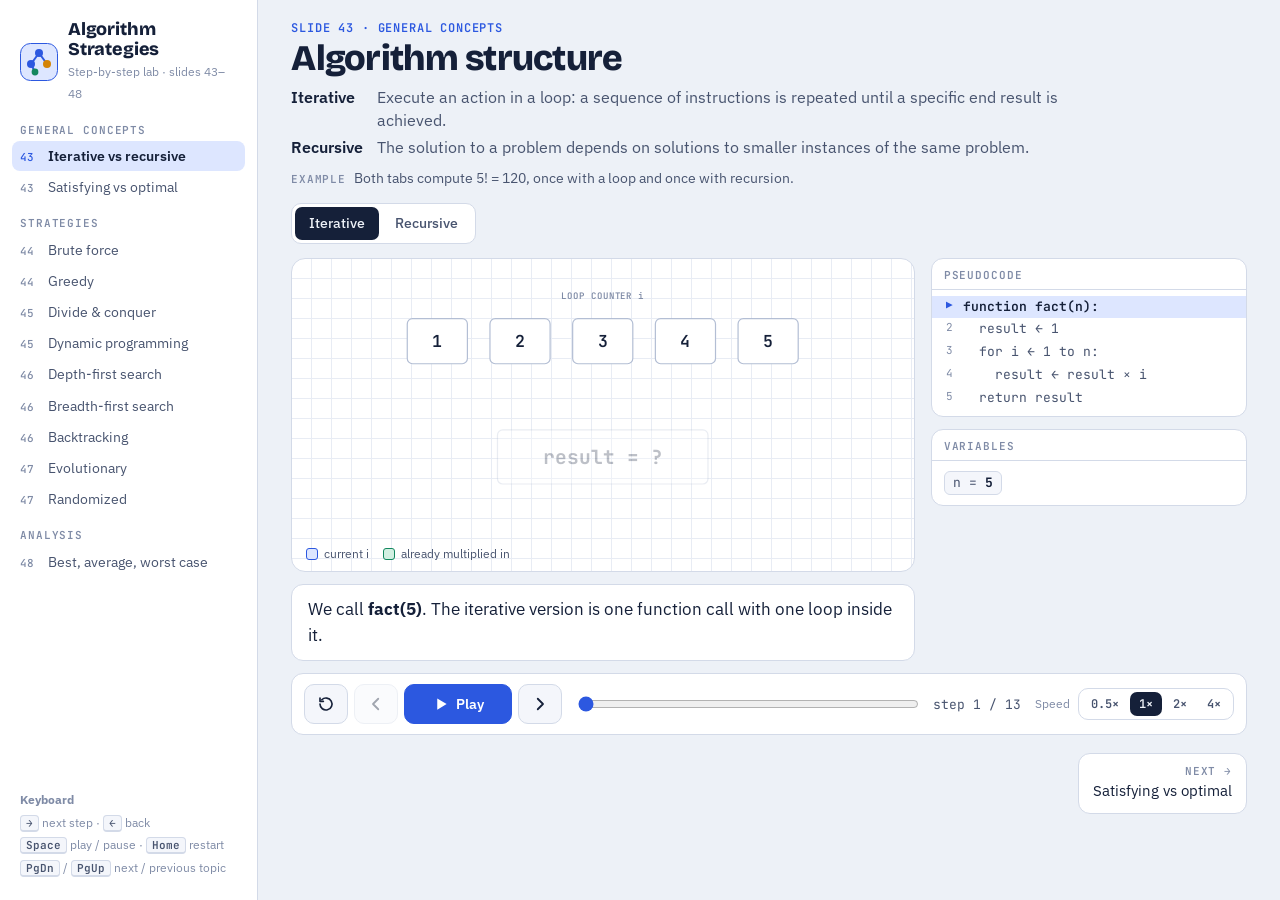
<file: algorithm-strategies/index.html>
<!DOCTYPE html>
<html lang="en">
<head>
<meta charset="UTF-8">
<meta name="viewport" content="width=device-width, initial-scale=1.0, viewport-fit=cover">
<title>Algorithm Strategies Lab</title>
<link rel="preconnect" href="https://fonts.googleapis.com">
<link rel="preconnect" href="https://fonts.gstatic.com" crossorigin>
<link href="https://fonts.googleapis.com/css2?family=Bricolage+Grotesque:opsz,wght@12..96,600;12..96,800&family=IBM+Plex+Sans:wght@400;500;600;700&family=JetBrains+Mono:wght@400;600;700&display=swap" rel="stylesheet">
<style>
:root{
  --bg:#EDF1F7; --surface:#FFFFFF; --surface2:#F4F6FB; --line:#D3DAE8; --grid:#E8ECF4; --edge:#B3BED4;
  --ink:#152039; --ink2:#48546F; --ink3:#7F8BA6;
  --accent:#2C58E0; --accent-soft:#DDE6FF; --on-accent:#FFFFFF;
  --amber:#D48406; --amber-soft:#FFEDC9;
  --green:#12875E; --green-soft:#D2F0E2;
  --red:#CF3A52; --red-soft:#FCDDE3;
  --violet:#7450D4; --violet-soft:#EAE2FF;
  --teal:#0C8796; --teal-soft:#D0F0F2;
  --cell:#FFFFFF; --sq0:#F4EFE4; --sq1:#D5C6A6;
  --display:'Bricolage Grotesque','Segoe UI',system-ui,sans-serif;
  --body:'IBM Plex Sans','Segoe UI',system-ui,sans-serif;
  --mono:'JetBrains Mono',ui-monospace,'Cascadia Mono',Consolas,monospace;
}
@media (prefers-color-scheme: dark){
  :root:not([data-theme="light"]){
    color-scheme:dark;
    --bg:#0C1221; --surface:#131B2F; --surface2:#19223A; --line:#27324F; --grid:#172039; --edge:#3D4A6E;
    --ink:#E6EBF7; --ink2:#A9B4CF; --ink3:#6F7C9C;
    --accent:#7392FF; --accent-soft:#1E2B5A; --on-accent:#0C1221;
    --amber:#F3B443; --amber-soft:#43320F;
    --green:#3CCB92; --green-soft:#113A2B;
    --red:#FF6B81; --red-soft:#461A26;
    --violet:#A88DFF; --violet-soft:#2C2253;
    --teal:#3DCFDF; --teal-soft:#0F3740;
    --cell:#161F36; --sq0:#2A3452; --sq1:#1A2239;
  }
}
:root[data-theme="dark"]{
  color-scheme:dark;
  --bg:#0C1221; --surface:#131B2F; --surface2:#19223A; --line:#27324F; --grid:#172039; --edge:#3D4A6E;
  --ink:#E6EBF7; --ink2:#A9B4CF; --ink3:#6F7C9C;
  --accent:#7392FF; --accent-soft:#1E2B5A; --on-accent:#0C1221;
  --amber:#F3B443; --amber-soft:#43320F;
  --green:#3CCB92; --green-soft:#113A2B;
  --red:#FF6B81; --red-soft:#461A26;
  --violet:#A88DFF; --violet-soft:#2C2253;
  --teal:#3DCFDF; --teal-soft:#0F3740;
  --cell:#161F36; --sq0:#2A3452; --sq1:#1A2239;
}
*{box-sizing:border-box}
html{-webkit-text-size-adjust:100%}
body{margin:0;background:var(--bg);color:var(--ink);font-family:var(--body);font-size:15px;line-height:1.5}
button{font:inherit;color:inherit}
:focus-visible{outline:2px solid var(--accent);outline-offset:2px}

/* ---------- layout ---------- */
.app{display:grid;grid-template-columns:258px minmax(0,1fr);min-height:100vh}
.nav{position:sticky;top:env(safe-area-inset-top,0px);align-self:start;height:100vh;overflow:auto;background:var(--surface);border-right:1px solid var(--line);padding:20px 12px 20px;display:flex;flex-direction:column;gap:18px}
.brand{display:flex;gap:10px;align-items:center;text-decoration:none;color:var(--ink);padding:0 8px}
.brand b{display:block;font-family:var(--display);font-weight:800;font-size:18px;line-height:1.1;letter-spacing:-.01em}
.brand small{color:var(--ink3);font-size:12px}
.logo{width:38px;height:38px;flex:none}
.toc{display:flex;flex-direction:column;gap:14px}
.grp{display:flex;flex-direction:column;gap:1px}
.grp h3{margin:0 0 3px;padding:0 8px;font:600 11px/1.3 var(--mono);letter-spacing:.08em;text-transform:uppercase;color:var(--ink3)}
.toc a{display:flex;align-items:baseline;gap:8px;padding:6px 8px;border-radius:8px;color:var(--ink2);text-decoration:none;font-size:14px;line-height:1.3}
.toc a .sn{font:500 11px var(--mono);color:var(--ink3);min-width:20px}
.toc a:hover{background:var(--surface2);color:var(--ink)}
.toc a[aria-current="page"]{background:var(--accent-soft);color:var(--ink);font-weight:600}
.toc a[aria-current="page"] .sn{color:var(--accent)}
.keys{margin-top:auto;font-size:12px;color:var(--ink3);padding:0 8px;line-height:1.9}
kbd{font:600 11px var(--mono);border:1px solid var(--line);border-bottom-width:2px;border-radius:4px;padding:0 5px;background:var(--surface2);color:var(--ink2)}
main{padding-inline:clamp(16px,2.6vw,34px);padding-block:20px 36px;min-width:0}
.wrap{max-width:1280px;margin:0 auto;display:flex;flex-direction:column;gap:14px}

/* ---------- topic header ---------- */
.eyebrow{font:600 12px var(--mono);letter-spacing:.07em;text-transform:uppercase;color:var(--accent)}
h1{font-family:var(--display);font-weight:800;font-size:clamp(26px,3vw,36px);line-height:1.05;letter-spacing:-.02em;margin:4px 0 0;text-wrap:balance}
.desc{color:var(--ink2);max-width:82ch;margin:8px 0 0;font-size:15.5px}
.desc dl{margin:0;display:grid;grid-template-columns:max-content 1fr;gap:4px 14px}
.desc dt{font-weight:600;color:var(--ink)}
.desc dd{margin:0}
.ex{font-size:14px;color:var(--ink2);margin:8px 0 0}
.ex span{font:600 11px var(--mono);letter-spacing:.07em;text-transform:uppercase;color:var(--ink3);margin-right:8px}
.bar{display:flex;flex-wrap:wrap;gap:10px 16px;align-items:center;justify-content:space-between}
.seg{display:inline-flex;flex-wrap:wrap;background:var(--surface);border:1px solid var(--line);border-radius:10px;padding:3px;gap:2px}
.seg button{border:0;background:transparent;color:var(--ink2);font-weight:500;font-size:14px;padding:6px 14px;border-radius:7px;cursor:pointer}
.seg button:hover{color:var(--ink);background:var(--surface2)}
.seg button[aria-selected="true"],.seg button[aria-pressed="true"]{background:var(--ink);color:var(--bg)}
.opts{display:flex;flex-wrap:wrap;gap:10px;align-items:center;font-size:13px;color:var(--ink2)}
.optbtn{border:1px solid var(--line);background:var(--surface);border-radius:9px;padding:6px 12px;cursor:pointer;font-size:14px}
.optbtn:hover{border-color:var(--accent);color:var(--accent)}

/* ---------- lab ---------- */
.lab{display:grid;grid-template-columns:minmax(0,1fr) 316px;grid-template-areas:"stage side" "narr side" "ctrl ctrl";gap:12px 16px;align-items:start}
.stagebox{grid-area:stage;min-width:0;background-color:var(--surface);background-image:linear-gradient(var(--grid) 1px,transparent 1px),linear-gradient(90deg,var(--grid) 1px,transparent 1px);background-size:20px 20px;background-position:-1px -1px;border:1px solid var(--line);border-radius:14px;padding:10px 10px 8px;display:flex;flex-direction:column;gap:6px}
.stage{min-width:0}
.stage svg{display:block;width:100%;height:auto;max-height:min(62vh,540px)}
.legend{display:flex;flex-wrap:wrap;gap:4px 14px;font-size:12px;color:var(--ink2);padding:0 4px}
.legend i{display:inline-block;width:12px;height:12px;border-radius:3px;border:1.5px solid var(--edge);background:var(--cell);vertical-align:-2px;margin-right:6px}
.legend i.cmp{background:var(--amber-soft);border-color:var(--amber)}
.legend i.ok{background:var(--green-soft);border-color:var(--green)}
.legend i.bad{background:var(--red-soft);border-color:var(--red)}
.legend i.act{background:var(--accent-soft);border-color:var(--accent)}
.legend i.vis{background:var(--violet-soft);border-color:var(--violet)}
.legend i.tealk{background:var(--teal-soft);border-color:var(--teal)}
.narr{grid-area:narr;font-size:17px;line-height:1.5;background:var(--surface);border:1px solid var(--line);border-radius:12px;padding:12px 16px;min-height:3.6em}
.narr b{font-weight:700;color:var(--ink)}
.narr .g{color:var(--green)}
.narr .r{color:var(--red)}
.side{grid-area:side;display:flex;flex-direction:column;gap:12px;min-width:0}
.panel{background:var(--surface);border:1px solid var(--line);border-radius:12px;overflow:hidden}
.ph{font:600 11px var(--mono);letter-spacing:.08em;text-transform:uppercase;color:var(--ink3);padding:9px 12px 7px;border-bottom:1px solid var(--line)}
.code ol{list-style:none;margin:0;padding:6px 0;counter-reset:ln;font:13px/1.6 var(--mono)}
.code li{counter-increment:ln;display:grid;grid-template-columns:2.4em minmax(0,1fr);padding:1px 10px 1px 0;white-space:pre-wrap;color:var(--ink2);transition:background .25s,color .25s}
.code li::before{content:counter(ln);color:var(--ink3);text-align:right;padding-right:.9em;font-size:11px}
.code li.on{background:var(--accent-soft);color:var(--ink);font-weight:600}
.code li.on::before{content:"▶";color:var(--accent)}
.code .cm{color:var(--ink3);font-weight:400}
.vl{display:flex;flex-wrap:wrap;gap:6px;padding:10px 12px;min-height:44px}
.var{font:13px var(--mono);background:var(--surface2);border:1px solid var(--line);border-radius:6px;padding:2px 8px;color:var(--ink2)}
.var b{color:var(--ink);font-weight:700}
.ctrl{grid-area:ctrl;display:flex;flex-wrap:wrap;align-items:center;gap:10px 14px;background:var(--surface);border:1px solid var(--line);border-radius:12px;padding:10px 12px}
.btns{display:flex;gap:6px}
.btn{display:inline-flex;align-items:center;justify-content:center;gap:6px;height:40px;min-width:40px;padding:0 12px;border-radius:10px;border:1px solid var(--line);background:var(--surface2);color:var(--ink);cursor:pointer;font-weight:600;font-size:14px}
.btn:hover:not(:disabled){border-color:var(--accent)}
.btn:disabled{opacity:.4;cursor:default}
.btn svg{width:18px;height:18px}
.btn.play{background:var(--accent);border-color:var(--accent);color:var(--on-accent);min-width:108px}
.prog{flex:1 1 220px;display:flex;align-items:center;gap:12px;min-width:0}
.prog input{flex:1;min-width:0;accent-color:var(--accent)}
.cnt{font:13px var(--mono);color:var(--ink2);white-space:nowrap;font-variant-numeric:tabular-nums}
.spd{display:flex;align-items:center;gap:8px;font-size:12px;color:var(--ink3)}
.spd .seg button{padding:4px 9px;font:600 12px var(--mono)}
.pager{display:flex;justify-content:space-between;gap:12px;flex-wrap:wrap;margin-top:4px}
.pager a{display:flex;flex-direction:column;gap:2px;text-decoration:none;color:var(--ink);padding:10px 14px;border:1px solid var(--line);border-radius:12px;background:var(--surface);min-width:0;max-width:48%}
.pager a small{font:600 11px var(--mono);letter-spacing:.07em;text-transform:uppercase;color:var(--ink3)}
.pager a:hover{border-color:var(--accent)}
.pager a.nx{margin-left:auto;text-align:right}

@media (max-width:1150px){.lab{grid-template-columns:minmax(0,1fr) 270px}}
@media (max-width:900px){
  .app{grid-template-columns:minmax(0,1fr)}
  .nav{position:static;height:auto;border-right:0;border-bottom:1px solid var(--line);padding:12px 16px;gap:10px}
  .toc{flex-direction:row;overflow-x:auto;gap:4px;padding-bottom:4px}
  .grp{flex-direction:row;flex:none;gap:4px}
  .grp h3{display:none}
  .toc a{white-space:nowrap;border:1px solid var(--line)}
  .keys{display:none}
  .lab{grid-template-columns:minmax(0,1fr);grid-template-areas:"stage" "narr" "ctrl" "side"}
  .narr{font-size:16px}
  .desc dl{grid-template-columns:1fr}
}

/* ---------- SVG visuals ---------- */
.viz{font-family:var(--mono);overflow:visible}
.viz text{fill:var(--ink);text-anchor:middle;font-size:16px}
.viz .l{text-anchor:start}
.viz .r{text-anchor:end}
.viz .lb{font-weight:600}
.viz .lg{font-size:22px}
.viz .xl{font-size:26px;font-weight:700}
.viz .sm{font-size:13px;fill:var(--ink2)}
.viz .mono{font-size:14px}
.viz .b{font-weight:700}
.viz .cap{font-size:12px;font-weight:600;letter-spacing:.1em;fill:var(--ink3)}
.viz .nd{font-size:18px}
.viz .gtxt{fill:var(--green);font-weight:700}
.viz .rtxt{fill:var(--red);font-weight:700}
.viz .atxt{fill:var(--accent);font-weight:700}
.viz .chg{fill:var(--amber);font-weight:700}
.it{transition:transform .55s cubic-bezier(.45,.05,.25,1),opacity .35s;animation:fadein .35s ease-out}
.it.fresh{transition:none}
.it.hide{opacity:0}
.it.dim{opacity:.28}
.it.ghost{opacity:.3}
@keyframes fadein{from{opacity:0}}
.bx{fill:var(--cell);stroke:var(--edge);stroke-width:1.6;transition:fill .3s,stroke .3s}
.cmp>.bx{fill:var(--amber-soft);stroke:var(--amber);stroke-width:2.6}
.ok>.bx{fill:var(--green-soft);stroke:var(--green);stroke-width:2.2}
.bad>.bx{fill:var(--red-soft);stroke:var(--red);stroke-width:2.4}
.act>.bx{fill:var(--accent-soft);stroke:var(--accent);stroke-width:2.6}
.vis>.bx{fill:var(--violet-soft);stroke:var(--violet);stroke-width:2.2}
.k1>.bx{fill:var(--accent-soft);stroke:var(--accent);stroke-width:2.2}
.k2>.bx{fill:var(--violet-soft);stroke:var(--violet);stroke-width:2.2}
.k3>.bx{fill:var(--teal-soft);stroke:var(--teal);stroke-width:2.2}
.bst>.bx{stroke:var(--green);stroke-width:2.2;stroke-dasharray:5 4}
.ln{stroke:var(--edge);stroke-width:2.6;stroke-linecap:round;transition:stroke .3s,stroke-width .3s}
.ah{fill:var(--edge);transition:fill .3s}
.wb{fill:var(--surface);stroke:var(--edge);stroke-width:1.2;transition:fill .3s,stroke .3s}
.viz .wt{font-size:13px;font-weight:700;fill:var(--ink2)}
.ed.cmp .ln{stroke:var(--amber);stroke-width:5}
.ed.cmp .ah{fill:var(--amber)}
.ed.cmp .wb{stroke:var(--amber);fill:var(--amber-soft)}
.ed.act .ln{stroke:var(--accent);stroke-width:4.5}
.ed.act .ah{fill:var(--accent)}
.ed.act .wb{stroke:var(--accent)}
.ed.ok .ln{stroke:var(--green);stroke-width:5}
.ed.ok .ah{fill:var(--green)}
.ed.ok .wb{stroke:var(--green);fill:var(--green-soft)}
.ed.bad .ln{stroke:var(--red);stroke-width:4.5;stroke-dasharray:8 6}
.ed.bad .wb{stroke:var(--red);fill:var(--red-soft)}
.ed.rej .ln{stroke:var(--red);stroke-width:2.5;stroke-dasharray:4 6;opacity:.55}
.ed.bst .ln{stroke:var(--green);stroke-width:3.5;stroke-dasharray:8 6}
.ptr{fill:var(--accent)}
.base{stroke:var(--ink3);stroke-width:2.5;stroke-linecap:round}
.brk{fill:none;stroke:var(--ink3);stroke-width:2}
.bdg{fill:var(--ink)}
.viz .bdt{fill:var(--bg);font-size:12px;font-weight:700}
.pill{fill:var(--surface);stroke:var(--edge);stroke-width:1.4}
.cmp>.pill{fill:var(--amber-soft);stroke:var(--amber);stroke-width:2.4}
.sq{stroke:none;transition:fill .3s}
.sq0>.sq{fill:var(--sq0)}
.sq1>.sq{fill:var(--sq1)}
.att>.sq{fill:var(--red-soft)}
.dead>.sq{fill:var(--red-soft);stroke:var(--red);stroke-width:2}
.qn{fill:var(--ink);transition:fill .3s}
.cmp .qn{fill:var(--amber)}
.bad .qn{fill:var(--red)}
.ok .qn{fill:var(--green)}
.atkl{stroke:var(--red);stroke-width:3;stroke-dasharray:6 5;stroke-linecap:round}
.bit rect{fill:var(--cell);stroke:var(--edge);stroke-width:1.2}
.viz .bit text{font-size:13px;fill:var(--ink3)}
.bit.b1 rect{fill:var(--accent);stroke:var(--accent)}
.viz .bit.b1 text{fill:var(--on-accent);font-weight:700}
.bit.oa rect{fill:var(--accent-soft);stroke:var(--accent)}
.bit.ob rect{fill:var(--violet-soft);stroke:var(--violet)}
.viz .bit.oa text,.viz .bit.ob text{fill:var(--ink)}
.viz .bit.oa.b1 text,.viz .bit.ob.b1 text{font-weight:800}
.bit.mu rect{fill:var(--red);stroke:var(--red)}
.viz .bit.mu text{fill:#fff;font-weight:700}
.fbar{fill:var(--green)}
.cut{stroke:var(--red);stroke-width:3;stroke-linecap:round}
.cmp .rowbg{fill:var(--amber-soft);stroke:var(--amber)}
.ok .rowbg{fill:var(--green-soft);stroke:var(--green)}
.rowbg{fill:transparent;stroke:none;stroke-width:1.5}
.viz .tag{font-size:12px;fill:var(--amber);font-weight:700}
.axis{stroke:var(--edge);stroke-width:1.5}
.lbest{fill:none;stroke:var(--accent);stroke-width:2.6;stroke-linejoin:round}
.lavg{fill:none;stroke:var(--ink3);stroke-width:2;stroke-dasharray:5 4}
.dbest{fill:var(--accent)}
.sqf{fill:var(--cell);stroke:var(--edge);stroke-width:1.6}
.qc{fill:var(--accent-soft);stroke:var(--accent);stroke-width:1.6}
.din{fill:none;stroke:var(--accent);stroke-linecap:round}
.dout{fill:none;stroke:var(--amber);stroke-linecap:round}
.piline{stroke:var(--green);stroke-width:1.6;stroke-dasharray:5 4}
.estl{fill:none;stroke:var(--accent);stroke-width:2.4;stroke-linejoin:round}
.fd>.bx{fill:var(--accent);stroke:var(--accent)}
.viz .fd text{fill:var(--on-accent)}
.star{fill:var(--amber);stroke:var(--amber);stroke-width:1;stroke-linejoin:round}
.barv{fill:var(--accent)}
.cmp .barv{fill:var(--amber)}
.hbar{fill:var(--violet)}
.act .hbar{fill:var(--amber)}
.avgl{stroke:var(--red);stroke-width:2.2;stroke-dasharray:7 5}
.arcp{fill:none;stroke:var(--amber);stroke-width:2.6;stroke-linecap:round}
.arch{fill:var(--amber)}
@media (prefers-reduced-motion: reduce){
  .it{transition:none!important;animation:none!important}
  .code li{transition:none}
}
</style>
</head>
<body>
<div class="app">
  <aside class="nav">
    <a class="brand" href="#structure">
      <svg class="logo" viewBox="0 0 38 38" aria-hidden="true">
        <rect x="0.5" y="0.5" width="37" height="37" rx="10" fill="var(--accent-soft)" stroke="var(--accent)"/>
        <path d="M19 10 L11 21 M19 10 L27 21 M11 21 L15 29" stroke="var(--accent)" stroke-width="2" fill="none" stroke-linecap="round"/>
        <circle cx="19" cy="10" r="4" fill="var(--accent)"/><circle cx="11" cy="21" r="4" fill="var(--accent)"/>
        <circle cx="27" cy="21" r="4" fill="var(--amber)"/><circle cx="15" cy="29" r="3.4" fill="var(--green)"/>
      </svg>
      <span><b>Algorithm Strategies</b><small>Step-by-step lab · slides 43–48</small></span>
    </a>
    <nav class="toc" id="toc" aria-label="Topics"></nav>
    <div class="keys"><b>Keyboard</b><br><kbd>→</kbd> next step · <kbd>←</kbd> back<br><kbd>Space</kbd> play / pause · <kbd>Home</kbd> restart<br><kbd>PgDn</kbd> / <kbd>PgUp</kbd> next / previous topic</div>
  </aside>
  <main><div class="wrap" id="main"></div></main>
</div>

<script>
'use strict';
/* =========================================================
   Drawing helpers
   ========================================================= */
const SVGNS = 'http://www.w3.org/2000/svg';
const esc = s => String(s).replace(/[&<>"]/g, c => ({'&':'&amp;','<':'&lt;','>':'&gt;','"':'&quot;'}[c]));
const r1 = n => Math.round(n * 10) / 10;
const T = (x, y, s, c = 'lb') => `<text x="${r1(x)}" y="${r1(y)}" dy=".35em" class="${c}">${s}</text>`;
const R = (w, h, c = 'bx', rx = 7) => `<rect class="${c}" x="${-w/2}" y="${-h/2}" width="${w}" height="${h}" rx="${rx}"/>`;
const CELL = (w, h, s, c = 'lb') => R(w, h) + T(0, 0, s, c);
const NODE = (r, s) => `<circle class="bx" r="${r}"/>` + T(0, 0, s, 'lb nd');
const inf = v => v === Infinity ? '∞' : v;
const ek = (u, v) => u < v ? u + v : v + u;
const clone = o => JSON.parse(JSON.stringify(o));
const PTR = (lab) => `<path class="ptr" d="M0 -12 L8 1 H-8Z"/>` + T(0, 14, lab, 'mono b');

function EDGE(x1, y1, x2, y2, o = {}) {
  const dx = x2 - x1, dy = y2 - y1, L = Math.hypot(dx, dy), ux = dx / L, uy = dy / L, px = -uy, py = ux;
  const off = o.off || 0, r = o.r || 0;
  const ax = x1 + px * off + ux * r, ay = y1 + py * off + uy * r;
  const bx = x2 + px * off - ux * r, by = y2 + py * off - uy * r;
  let ex = bx, ey = by, head = '';
  if (o.dir) {
    ex = bx - ux * 12; ey = by - uy * 12;
    head = `<polygon class="ah" points="${r1(bx)},${r1(by)} ${r1(ex + px * 6.5)},${r1(ey + py * 6.5)} ${r1(ex - px * 6.5)},${r1(ey - py * 6.5)}"/>`;
  }
  let s = `<line class="ln" x1="${r1(ax)}" y1="${r1(ay)}" x2="${r1(ex)}" y2="${r1(ey)}"/>` + head;
  if (o.w != null) {
    const t = o.t ?? .5, lo = o.lo || 0;
    const mx = ax + (bx - ax) * t + px * lo, my = ay + (by - ay) * t + py * lo;
    const w = String(o.w).length * 9 + 14;
    s += `<rect class="wb" x="${r1(mx - w / 2)}" y="${r1(my - 11)}" width="${w}" height="22" rx="11"/>` + T(mx, my, o.w, 'wt');
  }
  return s;
}

/* keyed SVG renderer: items keep their DOM node between steps, so moves animate */
function paint(stage, vb, items) {
  let svg = stage._svg;
  if (!svg || stage._vb !== vb) {
    stage.textContent = '';
    svg = document.createElementNS(SVGNS, 'svg');
    svg.setAttribute('viewBox', vb);
    svg.setAttribute('class', 'viz');
    svg.setAttribute('role', 'img');
    svg._L = [0, 1, 2, 3].map(() => svg.appendChild(document.createElementNS(SVGNS, 'g')));
    svg._m = new Map();
    stage.appendChild(svg); stage._svg = svg; stage._vb = vb;
  }
  const m = svg._m, seen = new Set();
  for (const it of items) {
    if (!it) continue;
    seen.add(it.k);
    let g = m.get(it.k);
    if (!g) {
      g = document.createElementNS(SVGNS, 'g'); g._f = true; m.set(it.k, g);
      svg._L[it.z ?? 1].appendChild(g);
      requestAnimationFrame(() => requestAnimationFrame(() => { g._f = false; g.classList.remove('fresh'); }));
    }
    g.setAttribute('class', 'it ' + (it.c || '') + (g._f ? ' fresh' : ''));
    g.style.transform = `translate(${r1(it.x || 0)}px,${r1(it.y || 0)}px)`;
    if (g._h !== it.h) { g.innerHTML = it.h; g._h = it.h; }
  }
  for (const [k, g] of m) if (!seen.has(k)) { g.remove(); m.delete(k); }
}

function rng(seed) {
  return function () {
    seed |= 0; seed = seed + 0x6D2B79F5 | 0;
    let t = Math.imul(seed ^ seed >>> 15, 1 | seed);
    t = t + Math.imul(t ^ t >>> 7, 61 | t) ^ t;
    return ((t ^ t >>> 14) >>> 0) / 4294967296;
  };
}
function shuffle(a, R) { for (let i = a.length - 1; i > 0; i--) { const j = Math.floor(R() * (i + 1)); [a[i], a[j]] = [a[j], a[i]]; } return a; }
function adjOf(G) {
  const a = {}; for (const n in G.N) a[n] = [];
  G.E.forEach(([u, v, w]) => { a[u].push([v, w]); a[v].push([u, w]); });
  for (const n in a) a[n].sort((x, y) => x[0] < y[0] ? -1 : 1);
  return a;
}
function gItems(G, o = {}) {
  const r = o.r || 25, it = [];
  G.E.forEach(e => {
    const [u, v, w] = e, a = G.N[u], b = G.N[v], off = o.off ? o.off(e) : 0;
    it.push({ k: 'e' + u + v, z: 0, c: 'ed ' + (o.ec ? o.ec(e) || '' : ''),
      h: EDGE(a[0], a[1], b[0], b[1], { w: o.noW ? null : w, r, dir: o.dir, off, lo: off ? off * 1.9 : 0, t: o.wt ? o.wt(e) : .5 }) });
  });
  for (const n in G.N) { const p = G.N[n]; it.push({ k: 'n' + n, x: p[0], y: p[1], c: 'nd ' + (o.nc ? o.nc(n) || '' : ''), h: NODE(r, n) }); }
  return it;
}

/* =========================================================
   1. Algorithm structure: iterative vs recursive (5!)
   ========================================================= */
const factIter = {
  vb: '0 0 800 360',
  code: ['function fact(n):', '  result ← 1', '  for i ← 1 to n:', '    result ← result × i', '  return result'],
  legend: [['act', 'current i'], ['ok', 'already multiplied in']],
  build() {
    const n = 5, S = []; let r = 1;
    S.push({ line: 0, i: 0, r: null, msg: 'We call <b>fact(5)</b>. The iterative version is one function call with one loop inside it.', vars: { n } });
    S.push({ line: 1, i: 0, r: 1, msg: 'Start with <b>result = 1</b> (multiplying by 1 changes nothing).', vars: { n, result: 1 } });
    for (let i = 1; i <= n; i++) {
      S.push({ line: 2, i, r, msg: `Next loop iteration: <b>i = ${i}</b>.`, vars: { n, i, result: r } });
      const p = r; r *= i;
      S.push({ line: 3, i, r, f: `${p} × ${i} = ${r}`, msg: `Update the same variable: result = ${p} × ${i} = <b>${r}</b>.`, vars: { n, i, result: r } });
    }
    S.push({ line: 4, i: n + 1, r, end: 1, msg: `The loop stops after ${n} iterations. Return <b>${r}</b>. It only needed one variable, no matter how big n is.`, vars: { n, result: r } });
    return S;
  },
  render(s) {
    const it = [], X = i => 180 + (i - 1) * 110;
    it.push({ k: 'cap', x: 400, y: 36, h: T(0, 0, 'LOOP COUNTER i', 'cap') });
    for (let i = 1; i <= 5; i++) it.push({ k: 'c' + i, x: X(i), y: 96, c: (i < s.i || s.end) ? 'ok' : i === s.i ? 'act' : '', h: CELL(80, 60, i, 'lb lg') });
    it.push({ k: 'ptr', x: X(Math.min(Math.max(s.i, 1), 5)), y: 150, c: s.i >= 1 && !s.end ? '' : 'hide', h: PTR('i') });
    it.push({ k: 'rb', x: 400, y: 250, c: s.r == null ? 'dim' : s.end ? 'ok' : 'act', h: R(280, 72) + T(0, 0, s.r == null ? 'result = ?' : 'result = ' + s.r, 'xl') });
    it.push({ k: 'f', x: 400, y: 318, c: s.f ? '' : 'hide', h: T(0, 0, s.f || '', 'mono sm') });
    return it;
  }
};

const factRec = {
  vb: '0 0 800 400',
  code: ['function fact(n):', '  if n ≤ 1:', '    return 1            ▸ base case', '  return n × fact(n − 1)  ▸ smaller instance'],
  legend: [['act', 'running now'], ['vis', 'waiting for a smaller call'], ['ok', 'returning its answer']],
  build() {
    const S = [], fr = [];
    const snap = o => S.push({ fr: clone(fr), ...o, vars: o.vars || { 'stack depth': fr.length } });
    snap({ line: -1, msg: 'The recursive version: fact(n) = n × fact(n − 1), and fact(1) = 1. Watch the call stack grow and shrink.' });
    function rec(n) {
      fr.forEach(f => f.c = 'vis');
      const me = { n, t: 'running…', c: 'act' }; fr.push(me);
      snap({ line: 0, msg: `Call <b>fact(${n})</b>. A new frame is pushed on the call stack.` });
      if (n <= 1) {
        me.t = 'n ≤ 1 → base case';
        snap({ line: 1, msg: `${n} ≤ 1, so this is the <b>base case</b>. No more calls are needed.` });
        me.t = 'returns 1'; me.c = 'ok';
        snap({ line: 2, msg: `fact(${n}) returns <b>1</b> and its frame is popped.` });
        fr.pop(); return 1;
      }
      me.t = `${n} × fact(${n - 1}) = ?`;
      snap({ line: 1, msg: `${n} > 1, so fact(${n}) needs the answer to the smaller problem <b>fact(${n - 1})</b>. It pauses and waits.` });
      const v = rec(n - 1);
      me.t = `${n} × ${v} = ${n * v}`; me.c = 'ok';
      snap({ line: 3, msg: `fact(${n - 1}) returned ${v}, so fact(${n}) = ${n} × ${v} = <b>${n * v}</b>.` });
      fr.pop(); return n * v;
    }
    const r = rec(5);
    snap({ line: -1, res: r, msg: `Done: fact(5) = <b>${r}</b>. Same answer as the loop, but the stack had to hold <b>5 frames</b> at its deepest point.`, vars: { result: r, 'max depth': 5 } });
    return S;
  },
  render(s) {
    const it = [{ k: 'cap', x: 300, y: 24, h: T(0, 0, 'CALL STACK (NEWEST ON TOP)', 'cap') }];
    s.fr.forEach((f, i) => it.push({ k: 'f' + f.n, x: 300, y: 336 - i * 58, c: f.c, h: R(380, 48) + T(-172, 0, `fact(${f.n})`, 'lb l') + T(172, 0, esc(f.t), 'mono r') }));
    if (s.fr.length) it.push({ k: 'top', x: 505, y: 336 - (s.fr.length - 1) * 58, h: T(0, 0, '← top', 'sm l') });
    it.push({ k: 'base', x: 300, y: 372, z: 0, h: `<line class="base" x1="-205" x2="205" y1="0" y2="0"/>` });
    if (s.res != null) it.push({ k: 'res', x: 300, y: 200, c: 'ok', h: R(300, 72) + T(0, 0, 'fact(5) = ' + s.res, 'xl') });
    return it;
  }
};

/* =========================================================
   2. Problem type: satisfying vs optimal (routes)
   ========================================================= */
const RG = { N: { A: [70, 200], B: [215, 80], C: [215, 320], D: [395, 80], E: [395, 320], F: [530, 200] },
  E: [['A', 'B', 4], ['A', 'C', 2], ['B', 'C', 1], ['B', 'D', 5], ['C', 'E', 10], ['D', 'E', 2], ['D', 'F', 6], ['E', 'F', 3]] };
const ROUTES = (() => {
  const adj = adjOf(RG), out = [];
  (function go(u, path, c) {
    if (u === 'F') { out.push({ p: [...path], c }); return; }
    for (const [v, w] of adj[u]) if (!path.includes(v)) { path.push(v); go(v, path, c + w); path.pop(); }
  })('A', ['A'], 0);
  return out;
})();
function routeRender(s) {
  const P = s.path, on = new Set(), cls = s.done ? 'ok' : 'act';
  if (P) for (let i = 0; i < P.length - 1; i++) on.add(ek(P[i], P[i + 1]));
  const it = gItems(RG, { nc: n => P && P.includes(n) ? cls : '', ec: e => on.has(e[0] + e[1]) ? cls : '' });
  it.push({ k: 'hl', x: 70, y: 242, h: T(0, 0, 'start', 'sm') }, { k: 'ul', x: 530, y: 242, h: T(0, 0, 'goal', 'sm') });
  it.push({ k: 'lt', x: 690, y: 26, h: T(0, 0, 'ROUTES CHECKED', 'cap') });
  s.found.forEach(k => {
    const r = ROUTES[k];
    it.push({ k: 'r' + k, x: 690, y: 62 + k * 34, c: k === s.best ? (s.done ? 'ok' : 'bst') : k === s.cur ? 'act' : '',
      h: R(206, 28) + T(-94, 0, '#' + (k + 1), 'sm l') + T(-68, 0, r.p.join('→'), 'mono l') + T(95, 0, r.c, 'lb r') });
  });
  return it;
}
const satisfying = {
  vb: '0 0 800 400',
  code: ['for each route r from A to F:', '  if r reaches F:        ▸ feasible', '    return r             ▸ stop at the first one'],
  legend: [['act', 'route being tried'], ['ok', 'accepted answer']],
  build() {
    const P = ROUTES[0];
    return [
      { line: -1, path: null, found: [], msg: 'Goal: <b>any</b> route from A to F. A satisfying algorithm accepts the first route that works.', vars: { routes: 0 } },
      { line: [0, 1], path: P.p, found: [0], cur: 0, msg: `First route found: ${P.p.join(' → ')}. It reaches F, so it is <b>feasible</b>.`, vars: { routes: 1, cost: P.c } },
      { line: 2, path: P.p, found: [0], best: 0, done: 1, msg: `Stop here and return it. The answer works, but it costs <b>${P.c}</b>. Nobody checked whether a cheaper route exists. Switch to the <b>Optimal</b> tab to compare.`, vars: { answer: P.c } }
    ];
  },
  render: routeRender
};
const optimal = {
  vb: '0 0 800 400',
  code: ['best ← none', 'for each route r from A to F:', '  if cost(r) < cost(best):', '    best ← r', 'return best          ▸ only after checking all'],
  legend: [['act', 'route being tried'], ['bst', 'best so far'], ['ok', 'optimal answer']],
  build() {
    const S = []; let best = -1, bc = Infinity;
    S.push({ line: 0, path: null, found: [], msg: 'Goal: the <b>cheapest</b> route from A to F. To be sure it is the best, we must compare every route.', vars: { best: '∞' } });
    ROUTES.forEach((r, k) => {
      const nb = r.c < bc;
      if (nb) { best = k; bc = r.c; }
      S.push({ line: nb ? [1, 2, 3] : [1, 2], path: r.p, found: [...Array(k + 1).keys()], cur: k, best,
        msg: `Route #${k + 1}: ${r.p.join(' → ')} costs ${r.c}. ${nb ? `<b class="g">New best!</b>` : `Not better than ${bc}.`}`, vars: { checked: k + 1, best: bc } });
    });
    S.push({ line: 4, path: ROUTES[best].p, found: [...ROUTES.keys()], best, done: 1,
      msg: `All ${ROUTES.length} routes checked. The optimal route is ${ROUTES[best].p.join(' → ')} with cost <b>${bc}</b> (the satisfying answer cost ${ROUTES[0].c}).`, vars: { checked: ROUTES.length, best: bc } });
    return S;
  },
  render: routeRender
};

/* =========================================================
   3. Brute force: naive string matching + TSP
   ========================================================= */
const TX = 'CACATCHCAT', PT = 'CAT';
const naiveMatch = {
  vb: '0 0 800 360',
  code: ['for s ← 0 to n − m:', '  j ← 0', '  while j < m and T[s+j] = P[j]:', '    j ← j + 1', '  if j = m: report match at s'],
  legend: [['ok', 'characters equal'], ['bad', 'mismatch'], ['vis', 'match found']],
  build() {
    const n = TX.length, m = PT.length, S = [], found = []; let comps = 0;
    S.push({ s: 0, st: null, found: [], line: -1, msg: `Find every place where the pattern <b>"${PT}"</b> appears in the text. Brute force tries every shift s = 0 … ${n - m}.`, vars: { n, m } });
    for (let s = 0; s <= n - m; s++) {
      S.push({ s, st: [], found: [...found], line: [0, 1], msg: `Shift <b>s = ${s}</b>: slide the pattern under T[${s}].`, vars: { s, comparisons: comps } });
      let j = 0; const st = [];
      while (j < m) {
        comps++; const ok = TX[s + j] === PT[j]; st.push(ok);
        S.push({ s, st: [...st], found: [...found], line: ok ? [2, 3] : 2,
          msg: `Compare T[${s + j}] = '${TX[s + j]}' with P[${j}] = '${PT[j]}' → ${ok ? '<b class="g">equal</b>' : '<b class="r">different</b>, give up on this shift'}.`, vars: { s, j, comparisons: comps } });
        if (!ok) break; j++;
      }
      if (j === m) { found.push(s); S.push({ s, st: [...st], found: [...found], line: 4, msg: `All ${m} characters match → <b>pattern found at s = ${s}</b>.`, vars: { s, comparisons: comps } }); }
    }
    S.push({ s: n - m, st: null, found: [...found], end: 1, line: -1,
      msg: `Done. Matches at s = ${found.join(' and ')}. Brute force used <b>${comps} comparisons</b>. Worst case: (n − m + 1) × m = ${(n - m + 1) * m}, so O(n·m).`, vars: { comparisons: comps } });
    return S;
  },
  render(s) {
    const X = i => 130 + i * 60, it = [];
    it.push({ k: 'lT', x: 64, y: 120, h: T(0, 0, 'TEXT', 'cap') }, { k: 'lP', x: 64, y: 206, h: T(0, 0, 'PATTERN', 'cap') });
    const inF = i => s.found.some(f => i >= f && i < f + PT.length);
    for (let i = 0; i < TX.length; i++) {
      let c = inF(i) ? 'vis' : '';
      const d = i - s.s; if (s.st && d >= 0 && d < s.st.length) c = s.st[d] ? 'ok' : 'bad';
      it.push({ k: 'i' + i, x: X(i), y: 78, h: T(0, 0, i, 'sm') });
      it.push({ k: 't' + i, x: X(i), y: 120, c, h: CELL(50, 54, TX[i], 'lb lg') });
    }
    for (let j = 0; j < PT.length; j++) {
      let c = ''; if (s.st && j < s.st.length) c = s.st[j] ? 'ok' : 'bad'; if (s.end) c = 'hide';
      it.push({ k: 'p' + j, x: X(s.s + j), y: 206, c, h: CELL(50, 54, PT[j], 'lb lg') });
    }
    it.push({ k: 'sh', x: X(s.s + 1), y: 256, c: s.end ? 'hide' : '', h: T(0, 0, 's = ' + s.s, 'mono b') });
    it.push({ k: 'fd', x: 400, y: 318, h: T(0, 0, s.found.length ? 'Matches at s = ' + s.found.join(', ') : 'No match yet', 'lb') });
    return it;
  }
};

const TC = { A: [110, 95], B: [330, 50], C: [530, 175], D: [420, 345], E: [135, 300] };
const TG = { N: TC, E: [] };
(() => { const ks = Object.keys(TC); for (let i = 0; i < ks.length; i++) for (let j = i + 1; j < ks.length; j++) { const a = TC[ks[i]], b = TC[ks[j]]; TG.E.push([ks[i], ks[j], Math.round(Math.hypot(a[0] - b[0], a[1] - b[1]) / 10)]); } })();
const TW = {}; TG.E.forEach(([u, v, w]) => TW[u + v] = w);
function perms(a) { if (a.length <= 1) return [a]; const out = []; a.forEach((x, i) => perms([...a.slice(0, i), ...a.slice(i + 1)]).forEach(p => out.push([x, ...p]))); return out; }
const tsp = {
  vb: '0 0 800 400',
  code: ['best ← ∞', 'for each order of the cities (start at A):', '  len ← length of the round trip', '  if len < best:', '    best ← len; bestTour ← tour', 'return bestTour'],
  legend: [['act', 'tour being checked'], ['bst', 'best tour so far (dashed)'], ['ok', 'optimal tour']],
  build() {
    const S = [], P = perms(['B', 'C', 'D', 'E']); let best = Infinity, bt = null;
    S.push({ line: 0, tour: null, best: null, k: 0, n: P.length, msg: `A salesman starts at A, visits every city once and returns. Brute force: try all ${P.length} orders (4! = 24) and keep the shortest.`, vars: { tours: P.length } });
    P.forEach((p, k) => {
      const tour = ['A', ...p, 'A']; let len = 0;
      for (let i = 0; i < tour.length - 1; i++) len += TW[ek(tour[i], tour[i + 1])];
      const nb = len < best; if (nb) { best = len; bt = tour; }
      S.push({ line: nb ? [2, 3, 4] : [2, 3], tour, len, best: bt, bl: best, k: k + 1, n: P.length, nb,
        msg: `Tour ${k + 1}/${P.length}: ${tour.join('→')} has length ${len}. ${nb ? '<b class="g">New best!</b>' : `Best is still ${best}.`}`, vars: { tour: k + 1, length: len, best } });
    });
    S.push({ line: 5, tour: bt, best: bt, bl: best, k: P.length, n: P.length, done: 1,
      msg: `All 24 tours checked. The shortest is ${bt.join('→')} with length <b>${best}</b>. Correct, but the work grows like (n−1)!, which explodes quickly.`, vars: { best } });
    return S;
  },
  render(s) {
    const on = new Set(), bon = new Set();
    if (s.tour) for (let i = 0; i < s.tour.length - 1; i++) on.add(ek(s.tour[i], s.tour[i + 1]));
    if (s.best) for (let i = 0; i < s.best.length - 1; i++) bon.add(ek(s.best[i], s.best[i + 1]));
    const it = gItems(TG, { r: 22, nc: n => s.done ? 'ok' : (s.tour ? 'act' : ''),
      ec: e => { const k = e[0] + e[1]; if (s.done) return on.has(k) ? 'ok' : 'dim'; if (on.has(k)) return 'act'; if (bon.has(k)) return 'bst'; return 'dim'; } });
    it.push({ k: 'st', x: 110, y: 134, h: T(0, 0, 'start', 'sm') });
    const X = 612;
    it.push({ k: 'r1', x: X, y: 40, h: T(0, 0, s.tour ? `TOUR ${s.k} OF ${s.n}` : `${s.n} TOURS TO CHECK`, 'cap l') });
    it.push({ k: 'r2', x: X, y: 72, c: s.tour ? '' : 'hide', h: T(0, 0, s.tour ? s.tour.join('→') : '', 'mono b l') });
    it.push({ k: 'r3', x: X, y: 102, c: s.tour ? '' : 'hide', h: T(0, 0, 'length ' + (s.len ?? s.bl), 'mono l') });
    it.push({ k: 'r4', x: X, y: 130, c: s.bl ? '' : 'hide', h: T(0, 0, 'best so far ' + (s.bl ?? ''), 'mono l gtxt') });
    it.push({ k: 'g0', x: X, y: 196, h: T(0, 0, 'CITIES → TOURS', 'cap l') });
    [['5', '24'], ['8', '5,040'], ['10', '362,880'], ['15', '8.7 × 10¹⁰'], ['20', '1.2 × 10¹⁷']].forEach(([a, b], i) =>
      it.push({ k: 'g' + (i + 1), x: X, y: 226 + i * 28, h: T(0, 0, a, 'mono l') + T(176, 0, b, 'mono r' + (i === 0 ? ' atxt' : '')) }));
    return it;
  }
};

/* =========================================================
   4. Greedy: Kruskal + Dijkstra
   ========================================================= */
const G2 = { N: { A: [90, 95], B: [300, 60], C: [510, 100], D: [100, 305], E: [310, 245], F: [510, 315] },
  E: [['A', 'B', 4], ['A', 'D', 1], ['B', 'C', 6], ['B', 'D', 3], ['B', 'E', 2], ['C', 'E', 5], ['C', 'F', 3], ['D', 'E', 7], ['E', 'F', 4]] };
const kruskal = {
  vb: '0 0 800 400',
  code: ['sort edges by weight          ▸ cheapest first', 'T ← empty tree', 'for each edge (u, v) in that order:', '  if u and v are in different sets:  ▸ no cycle', '    add (u, v) to T; union(u, v)', '  if T has n − 1 edges: stop'],
  legend: [['cmp', 'edge being considered'], ['ok', 'edge added to the tree'], ['bad', 'rejected (would make a cycle)'], ['k1', 'node groups (sets)']],
  build() {
    const nodes = Object.keys(G2.N);
    const sorted = G2.E.map(e => ({ u: e[0], v: e[1], w: e[2], key: e[0] + e[1] })).sort((a, b) => a.w - b.w);
    const par = {}, col = {}; nodes.forEach(n => par[n] = n);
    const find = x => par[x] === x ? x : (par[x] = find(par[x]));
    let next = 1, W = 0, cnt = 0; const st = {}; const S = [];
    const sets = () => { const g = {}; nodes.forEach(n => (g[find(n)] = g[find(n)] || []).push(n)); return Object.values(g).map(a => '{' + a.join(',') + '}').join(' '); };
    const nc = () => { const o = {}; nodes.forEach(n => { const c = col[find(n)]; if (c) o[n] = c; }); return o; };
    const snap = o => S.push({ st: { ...st }, nc: nc(), W, cnt, sortedView: true, ...o, vars: { sets: sets(), 'tree weight': W } });
    snap({ line: -1, sortedView: false, msg: 'Goal: connect all 6 nodes using the smallest total edge weight (a <b>minimum spanning tree</b>). Each node starts in its own set.' });
    snap({ line: [0, 1], msg: 'First, sort all edges from cheapest to most expensive (see the list).' });
    for (let i = 0; i < sorted.length; i++) {
      const e = sorted[i]; st[e.key] = 'cmp';
      snap({ line: [2, 3], cur: e.key, msg: `Greedy choice: the cheapest edge left is <b>${e.u}–${e.v} (${e.w})</b>. Are ${e.u} and ${e.v} in different sets?` });
      const ru = find(e.u), rv = find(e.v);
      if (ru !== rv) {
        const c = col[ru] || col[rv] || next++; par[rv] = ru; col[ru] = c; st[e.key] = 'ok'; W += e.w; cnt++;
        snap({ line: 4, cur: e.key, msg: `Yes → <b class="g">add ${e.u}–${e.v}</b> and merge their sets. Tree weight is now ${W}.` });
      } else {
        st[e.key] = 'bad';
        snap({ line: 3, cur: e.key, msg: `No: ${e.u} and ${e.v} are already connected, so this edge would close a <b class="r">cycle</b>. Skip it.` });
        st[e.key] = 'rej';
      }
      if (cnt === nodes.length - 1) {
        for (let k = i + 1; k < sorted.length; k++) st[sorted[k].key] = 'dim';
        snap({ line: 5, done: 1, msg: `The tree has ${cnt} edges = n − 1, so every node is connected. Total weight <b>${W}</b>. For MSTs, this greedy choice is proven to give the optimum.` });
        break;
      }
    }
    return S;
  },
  render(s) {
    const sorted = G2.E.map(e => e[0] + e[1]).sort((a, b) => G2.E.find(e => e[0] + e[1] === a)[2] - G2.E.find(e => e[0] + e[1] === b)[2]);
    const it = gItems(G2, { nc: n => s.nc[n] ? 'k' + s.nc[n] : '', ec: e => s.st[e[0] + e[1]] || '' });
    it.push({ k: 'lt', x: 695, y: 24, h: T(0, 0, s.sortedView ? 'EDGES, CHEAPEST FIRST' : 'EDGES (UNSORTED)', 'cap') });
    G2.E.forEach((e, oi) => {
      const key = e[0] + e[1], pos = s.sortedView ? sorted.indexOf(key) : oi, c = s.st[key];
      it.push({ k: 'l' + key, x: 695, y: 58 + pos * 33, c: c === 'rej' ? 'bad dim' : c || '', h: R(170, 27) + T(-70, 0, `${e[0]}–${e[1]}`, 'lb l') + T(70, 0, e[2], 'lb r') });
    });
    it.push({ k: 'tw', x: 695, y: 370, h: T(0, 0, `tree weight = ${s.W}`, 'lb' + (s.done ? ' gtxt' : '')) });
    return it;
  }
};

const dijkstra = {
  vb: '0 0 800 400',
  code: ['dist[A] ← 0; all others ← ∞', 'while unvisited nodes remain:', '  u ← unvisited node with smallest dist  ▸ greedy', '  mark u visited (dist[u] is final)', '  for each neighbor v of u:', '    if dist[u] + w(u,v) < dist[v]:', '      dist[v] ← dist[u] + w(u,v); prev[v] ← u'],
  legend: [['act', 'node chosen now'], ['ok', 'visited: distance is final'], ['cmp', 'edge being relaxed / updated distance']],
  build() {
    const N = Object.keys(G2.N), adj = adjOf(G2), d = {}, p = {}, vis = {}, S = [];
    N.forEach(n => { d[n] = Infinity; p[n] = null; }); d.A = 0;
    const snap = o => S.push({ d: { ...d }, p: { ...p }, vis: { ...vis }, ...o, vars: { dist: N.map(n => n + ':' + inf(d[n])).join(' ') } });
    snap({ line: -1, msg: 'Find the shortest distance from <b>A</b> to every other node.' });
    snap({ line: 0, msg: 'Start: dist[A] = 0 and every other node is ∞ (not reached yet).' });
    for (;;) {
      const u = N.filter(n => !vis[n]).sort((a, b) => d[a] === d[b] ? 0 : d[a] < d[b] ? -1 : 1)[0];
      if (!u || d[u] === Infinity) break;
      vis[u] = true;
      snap({ line: [1, 2, 3], u, msg: `Greedy choice: the closest unvisited node is <b>${u}</b> (dist ${d[u]}). Its distance is now final.` });
      for (const [v, w] of adj[u]) {
        if (vis[v]) continue;
        const nd = d[u] + w;
        if (nd < d[v]) { const old = d[v]; d[v] = nd; p[v] = u; snap({ line: [4, 5, 6], u, e: ek(u, v), upd: v, msg: `Edge ${u}–${v}: ${d[u]} + ${w} = ${nd} < ${inf(old)} → <b>dist[${v}] = ${nd}</b> (via ${u}).` }); }
        else snap({ line: [4, 5], u, e: ek(u, v), msg: `Edge ${u}–${v}: ${d[u]} + ${w} = ${nd}, not better than ${d[v]}. Keep the old distance.` });
      }
    }
    const path = v => v === 'A' ? 'A' : path(p[v]) + '→' + v;
    snap({ line: -1, done: 1, msg: `Done. The green edges form the shortest-path tree from A. Example: the shortest way to F is ${path('F')} with length <b>${d.F}</b>.` });
    return S;
  },
  render(s) {
    const tree = new Set(); for (const v in s.p) if (s.p[v]) tree.add(ek(s.p[v], v));
    const it = gItems(G2, { nc: n => s.u === n ? 'act' : s.vis[n] ? 'ok' : '',
      ec: e => { const k = e[0] + e[1]; if (k === s.e) return 'cmp'; if (tree.has(k)) return s.done ? 'ok' : 'act'; return s.done ? 'dim' : ''; } });
    for (const n in G2.N) { const q = G2.N[n]; it.push({ k: 'd' + n, x: q[0], y: q[1] + (q[1] < 200 ? -44 : 44), z: 2, c: s.upd === n ? 'cmp' : '', h: R(52, 24, 'pill', 12) + T(0, 0, inf(s.d[n]), 'mono b') }); }
    it.push({ k: 'th', x: 695, y: 26, h: T(-62, 0, 'NODE', 'cap') + T(4, 0, 'DIST', 'cap') + T(66, 0, 'VIA', 'cap') });
    Object.keys(G2.N).forEach((n, i) => it.push({ k: 't' + n, x: 695, y: 62 + i * 38, c: s.u === n ? 'act' : s.upd === n ? 'cmp' : s.vis[n] ? 'ok' : '',
      h: R(180, 30) + T(-62, 0, n, 'lb') + T(4, 0, inf(s.d[n]), 'lb') + T(66, 0, s.p[n] || '–', 'mono') }));
    return it;
  }
};

/* =========================================================
   5. Divide and conquer: merge sort + quick sort
   ========================================================= */
const MA = [38, 27, 43, 3, 9, 82, 10];
const MSEG = []; (function sg(lo, hi, d) { (MSEG[d] = MSEG[d] || []).push([lo, hi]); if (lo < hi) { const m = (lo + hi) >> 1; sg(lo, m, d + 1); sg(m + 1, hi, d + 1); } })(0, MA.length - 1, 0);
const MCW = 66, MGAP = 22, MMAX = Math.max(...MSEG.map(a => a.length));
function msX(d, pos) {
  const k = MSEG[d].findIndex(([a, b]) => pos >= a && pos <= b);
  const total = MA.length * MCW + (MMAX - 1) * MGAP, shift = ((MMAX - 1) - (MSEG[d].length - 1)) * MGAP / 2;
  return (800 - total) / 2 + MCW / 2 + pos * MCW + k * MGAP + shift;
}
const mergeSort = {
  vb: '0 0 800 380',
  code: ['mergeSort(A, lo, hi):', '  if lo ≥ hi: return      ▸ 1 element = sorted', '  mid ← ⌊(lo + hi) / 2⌋', '  mergeSort(A, lo, mid)     ▸ divide', '  mergeSort(A, mid+1, hi)', '  merge(A, lo, mid, hi)     ▸ combine'],
  legend: [['act', 'part being divided'], ['cmp', 'compared while merging'], ['ok', 'sorted part']],
  build() {
    const el = MA.map((v, id) => ({ v, id, d: 0, p: id })), S = [];
    const snap = o => S.push({ el: el.map(e => ({ ...e })), ...o });
    const vals = (lo, hi, d) => el.filter(e => e.d === d && e.p >= lo && e.p <= hi).sort((a, b) => a.p - b.p).map(e => e.v).join(', ');
    snap({ line: -1, msg: 'Merge sort: <b>divide</b> the array in half until every piece has one element, then <b>combine</b> (merge) sorted pieces back together.' });
    function ms(lo, hi, d) {
      if (lo >= hi) return;
      const m = (lo + hi) >> 1;
      const L = vals(lo, m, d), Rr = vals(m + 1, hi, d);
      el.forEach(e => { if (e.d === d && e.p >= lo && e.p <= hi) e.d = d + 1; });
      snap({ line: [2, 3, 4], hl: [lo, hi, d + 1], msg: `Divide [${L}, ${Rr}] into [${L}] and [${Rr}].` });
      ms(lo, m, d + 1); ms(m + 1, hi, d + 1);
      const A = el.filter(e => e.d === d + 1 && e.p >= lo && e.p <= m).sort((a, b) => a.p - b.p);
      const B = el.filter(e => e.d === d + 1 && e.p > m && e.p <= hi).sort((a, b) => a.p - b.p);
      let k = lo;
      while (A.length || B.length) {
        if (A.length && B.length) {
          const a = A[0], b = B[0], t = a.v <= b.v ? A.shift() : B.shift(), o = t === a ? b : a;
          t.d = d; t.p = k++;
          snap({ line: 5, cmp: [o.id], take: t.id, msg: `Merge: compare ${a.v} and ${b.v} → <b>${t.v}</b> is smaller, it goes up next.` });
        } else {
          const rest = A.length ? A : B, vs = rest.map(e => e.v).join(', ');
          rest.forEach(e => { e.d = d; e.p = k++; }); rest.length = 0;
          snap({ line: 5, msg: `One side is empty → copy the rest (${vs}) up in order.` });
        }
      }
      snap({ line: 5, okR: [lo, hi, d], msg: `Merged into [${vals(lo, hi, d)}]. Combining two sorted halves takes just one pass.` });
    }
    ms(0, MA.length - 1, 0);
    snap({ line: -1, all: 1, msg: 'Sorted! About log₂ n levels of dividing, and n steps of merging per level → <b>O(n log n)</b>.' });
    return S;
  },
  render(s) {
    const it = [];
    for (let d = 0; d < MSEG.length; d++) it.push({ k: 'lv' + d, x: 22, y: 50 + d * 92, h: T(0, 0, 'L' + d, 'cap') });
    s.el.forEach(e => {
      let c = '';
      if (s.all) c = 'ok';
      else if (s.take === e.id) c = 'ok';
      else if (s.cmp && s.cmp.includes(e.id)) c = 'cmp';
      else if (s.okR && e.d === s.okR[2] && e.p >= s.okR[0] && e.p <= s.okR[1]) c = 'ok';
      else if (s.hl && e.d === s.hl[2] && e.p >= s.hl[0] && e.p <= s.hl[1]) c = 'act';
      it.push({ k: 'v' + e.id, x: msX(e.d, e.p), y: 50 + e.d * 92, c, h: CELL(56, 52, e.v, 'lb lg') });
    });
    return it;
  }
};

const QA = [7, 2, 1, 6, 8, 5, 3, 4];
const quickSort = {
  vb: '0 0 800 360',
  code: ['quickSort(A, lo, hi):', '  if lo ≥ hi: return', '  pivot ← A[hi]; i ← lo − 1', '  for j ← lo to hi − 1:', '    if A[j] ≤ pivot: i ← i+1; swap A[i], A[j]', '  swap A[i+1], A[hi]      ▸ pivot is placed', '  quickSort(lo, i); quickSort(i+2, hi)'],
  legend: [['vis', 'pivot'], ['cmp', 'A[j] being compared'], ['act', '≤ pivot (small side)'], ['ok', 'in its final place']],
  build() {
    const a = QA.map((v, id) => ({ v, id })), sorted = new Set(), S = [];
    const snap = o => S.push({ ord: a.map(e => e.id), sorted: [...sorted], ...o });
    snap({ line: -1, lo: 0, hi: QA.length - 1, msg: 'Quick sort: pick a <b>pivot</b>, move smaller values to its left and bigger values to its right, then sort each side the same way.' });
    function qs(lo, hi) {
      if (lo > hi) return;
      if (lo === hi) { sorted.add(a[lo].id); snap({ line: 1, lo, hi, msg: `Sub-array [${lo}..${hi}] has one element (${a[lo].v}), so it is already sorted.` }); return; }
      const pv = a[hi]; let i = lo - 1;
      snap({ line: 2, lo, hi, piv: pv.id, i, msg: `Sort indexes ${lo}..${hi}. Pivot = last element = <b>${pv.v}</b>.`, vars: { pivot: pv.v, i } });
      for (let j = lo; j < hi; j++) {
        const x = a[j];
        if (x.v <= pv.v) {
          i++; const sw = i !== j; [a[i], a[j]] = [a[j], a[i]];
          snap({ line: [3, 4], lo, hi, piv: pv.id, i, j, cmp: x.id, msg: sw ? `${x.v} ≤ ${pv.v} → i = ${i}, <b>swap</b> ${x.v} into the small side.` : `${x.v} ≤ ${pv.v} → i = ${i}. It is already on the small side.`, vars: { pivot: pv.v, i, j } });
        } else snap({ line: [3, 4], lo, hi, piv: pv.id, i, j, cmp: x.id, msg: `${x.v} > ${pv.v} → leave it on the big side.`, vars: { pivot: pv.v, i, j } });
      }
      [a[i + 1], a[hi]] = [a[hi], a[i + 1]]; sorted.add(pv.id);
      snap({ line: 5, lo, hi, piv: pv.id, i, msg: `Swap the pivot to index ${i + 1}. <b>${pv.v}</b> is in its final place: smaller values on its left, bigger on its right.`, vars: { pivot: pv.v } });
      qs(lo, i); qs(i + 2, hi);
    }
    qs(0, QA.length - 1);
    snap({ line: -1, lo: 0, hi: QA.length - 1, done: 1, msg: 'Sorted! Average time <b>O(n log n)</b>. If the pivot is always the smallest or largest value, it degrades to O(n²).' });
    return S;
  },
  render(s) {
    const X = p => 120 + p * 80, it = [];
    s.ord.forEach((id, p) => {
      let c = '';
      if (s.done || s.sorted.includes(id)) c = 'ok';
      else if (p < s.lo || p > s.hi) c = 'dim';
      else if (id === s.piv) c = 'vis';
      else if (id === s.cmp) c = 'cmp';
      else if (s.i != null && p >= s.lo && p <= s.i) c = 'act';
      it.push({ k: 'v' + id, x: X(p), y: 140, c, h: CELL(62, 62, QA[id], 'lb lg') });
      it.push({ k: 'ix' + p, x: X(p), y: 86, h: T(0, 0, p, 'sm') });
    });
    if (!s.done) {
      it.push({ k: 'br', z: 0, h: `<path class="brk" d="M${X(s.lo) - 34} 184 v10 H${X(s.hi) + 34} v-10"/>` });
      it.push({ k: 'brl', x: (X(s.lo) + X(s.hi)) / 2, y: 212, h: T(0, 0, `sub-array [${s.lo}..${s.hi}]`, 'sm') });
    }
    it.push({ k: 'pj', x: X(s.j ?? 0), y: 256, c: s.j != null ? '' : 'hide', h: PTR('j') });
    it.push({ k: 'pi', x: X(Math.max(s.i ?? 0, 0)), y: 304, c: s.i != null && s.i >= s.lo && !s.done ? '' : 'hide', h: PTR('i') });
    return it;
  }
};

/* =========================================================
   6. Dynamic programming: Fibonacci + Bellman-Ford
   ========================================================= */
const FT = []; (() => {
  let id = 0;
  (function mk(n, d, parent) { const nd = { id: id++, n, d, parent, kids: [] }; FT.push(nd); if (n > 1) nd.kids = [mk(n - 1, d + 1, nd.id), mk(n - 2, d + 1, nd.id)]; return nd.id; })(5, 0, null);
  let lc = 0; (function lay(i) { const nd = FT[i]; if (!nd.kids.length) nd.x = lc++; else { nd.kids.forEach(lay); nd.x = (FT[nd.kids[0]].x + FT[nd.kids[1]].x) / 2; } })(0);
})();
const FX = x => 70 + x * (660 / 7), FY = d => 40 + d * 82;
const fibTree = {
  vb: '0 0 800 400',
  code: ['fib(n):', '  if n ≤ 1: return n', '  return fib(n − 1) + fib(n − 2)'],
  legend: [['act', 'call in progress'], ['ok', 'first time this value is computed'], ['bad', 'computed again (wasted work)']],
  build() {
    const st = FT.map(() => ({ s: 0 })), seen = new Set(), S = []; let calls = 0, rep = 0;
    const snap = o => S.push({ st: clone(st), ...o, vars: { calls, 'repeated calls': rep } });
    snap({ line: -1, msg: 'Plain recursion for <b>fib(5)</b>, <b>without</b> storing results. Watch how the same sub-problems get solved again and again.' });
    function run(i) {
      const nd = FT[i], again = seen.has(nd.n); calls++; if (again) rep++;
      if (nd.n <= 1) {
        st[i] = { s: 2, v: nd.n, rep: again }; seen.add(nd.n);
        snap({ line: 1, cur: i, msg: `fib(${nd.n}) is a base case → returns ${nd.n}.${again ? ' <b class="r">We already knew this answer.</b>' : ''}` });
        return nd.n;
      }
      st[i] = { s: 1, rep: again };
      snap({ line: 2, cur: i, msg: `Call fib(${nd.n}). It needs fib(${nd.n - 1}) and fib(${nd.n - 2}).${again ? ` <b class="r">fib(${nd.n}) was already solved earlier. Solving it again!</b>` : ''}` });
      const v = run(nd.kids[0]) + run(nd.kids[1]);
      st[i] = { s: 2, v, rep: again }; seen.add(nd.n);
      snap({ line: 2, cur: i, msg: `fib(${nd.n}) = fib(${nd.n - 1}) + fib(${nd.n - 2}) = <b>${v}</b>.` });
      return v;
    }
    const v = run(0);
    snap({ line: -1, msg: `fib(5) = ${v}, but it took <b>${calls} calls</b> for only 6 different sub-problems. ${rep} calls (red) repeat old work. fib(30) would need 2,692,537 calls. Dynamic programming stores each answer once.` });
    return S;
  },
  render(s) {
    const it = [];
    FT.forEach(nd => {
      const st = s.st[nd.id]; if (!st.s) return;
      const x = FX(nd.x), y = FY(nd.d);
      if (nd.parent != null) { const p = FT[nd.parent]; it.push({ k: 'e' + nd.id, z: 0, c: 'ed', h: EDGE(FX(p.x), FY(p.d), x, y, { r: 24 }) }); }
      it.push({ k: 'n' + nd.id, x, y, c: st.s === 1 ? 'act' : st.rep ? 'bad' : 'ok',
        h: R(70, 48, 'bx', 10) + T(0, -10, `fib(${nd.n})`, 'mono b') + T(0, 11, st.s === 2 ? '= ' + st.v : '…', 'sm b') });
    });
    return it;
  }
};

const fibDP = {
  vb: '0 0 800 360',
  code: ['F[0] ← 0; F[1] ← 1', 'for i ← 2 to n:', '  F[i] ← F[i − 1] + F[i − 2]   ▸ reuse stored', 'return F[n]'],
  legend: [['cmp', 'stored values being reused'], ['act', 'value being computed'], ['ok', 'stored in the table']],
  build() {
    const n = 10, F = [], S = [];
    S.push({ line: -1, F: [], msg: 'Dynamic Fibonacci: keep a table F and fill it from small to large. Each value is computed <b>once</b> and then reused.', vars: { n } });
    F[0] = 0; F[1] = 1;
    S.push({ line: 0, F: [...F], cur: 1, msg: 'Store the base cases: F[0] = 0 and F[1] = 1.', vars: { n, additions: 0 } });
    for (let i = 2; i <= n; i++) {
      F[i] = F[i - 1] + F[i - 2];
      S.push({ line: [1, 2], F: [...F], cur: i, src: true, f: `F[${i}] = F[${i - 1}] + F[${i - 2}] = ${F[i - 1]} + ${F[i - 2]} = ${F[i]}`, msg: `i = ${i}: look up F[${i - 1}] = ${F[i - 1]} and F[${i - 2}] = ${F[i - 2]} in the table → F[${i}] = <b>${F[i]}</b>.`, vars: { i, additions: i - 1 } });
    }
    S.push({ line: 3, F: [...F], done: 1, f: `fib(10) = ${F[n]}`, msg: `Return F[10] = <b>${F[n]}</b> after only <b>9 additions</b>, O(n). Plain recursion for fib(10) makes 177 calls, and the gap grows exponentially.`, vars: { additions: 9 } });
    return S;
  },
  render(s) {
    const X = i => 70 + i * 66, it = [];
    it.push({ k: 'cap', x: 400, y: 30, h: T(0, 0, 'TABLE F (STORED RESULTS)', 'cap') });
    for (let i = 0; i <= 10; i++) {
      const has = s.F[i] != null;
      let c = has ? 'ok' : '';
      if (s.src && (i === s.cur - 1 || i === s.cur - 2)) c = 'cmp';
      if (i === s.cur && !s.done) c = 'act';
      it.push({ k: 'c' + i, x: X(i), y: 180, c, h: CELL(56, 56, has ? s.F[i] : '', 'lb lg') });
      it.push({ k: 'i' + i, x: X(i), y: 226, h: T(0, 0, i, 'sm') });
    }
    const arc = (w, hgt) => `<path class="arcp" d="M${-w} -32 Q ${-w / 2} ${-32 - hgt} -4 -36"/><path class="arch" d="M-4 -30 l-6 -10 l9 1z"/>`;
    const show = s.src && !s.done;
    it.push({ k: 'a1', x: X(s.cur || 2), y: 180, z: 2, c: show ? '' : 'hide', h: arc(66, 44) });
    it.push({ k: 'a2', x: X(s.cur || 2), y: 180, z: 2, c: show ? '' : 'hide', h: arc(132, 90) });
    it.push({ k: 'f', x: 400, y: 290, c: s.f ? '' : 'hide', h: T(0, 0, s.f || '', 'mono b' + (s.done ? ' gtxt' : '')) });
    return it;
  }
};

const BG = { N: { s: [60, 210], t: [240, 90], x: [450, 90], y: [240, 330], z: [450, 330] },
  E: [['t', 'x', 5], ['t', 'y', 8], ['t', 'z', -4], ['x', 't', -2], ['y', 'x', -3], ['y', 'z', 9], ['z', 'x', 7], ['z', 's', 2], ['s', 't', 6], ['s', 'y', 7]] };
const BPO = { s: [0, -46], t: [0, -46], x: [0, -46], y: [0, 46], z: [0, 46] };
const bellman = {
  vb: '0 0 800 400',
  code: ['d[s] ← 0; others ← ∞', 'for k ← 1 to |V| − 1:           ▸ pass k', '  for each edge u → v (weight w):', '    if d[u] + w < d[v]:', '      d[v] ← d[u] + w', '  store d as row k; stop if nothing changed'],
  legend: [['cmp', 'edge being relaxed / value just improved'], ['act', 'table row just stored'], ['ok', 'final shortest paths']],
  build() {
    const V = Object.keys(BG.N), d = {}, p = {}, rows = [], S = [];
    V.forEach(v => { d[v] = Infinity; p[v] = null; }); d.s = 0;
    const snap = o => S.push({ d: { ...d }, p: { ...p }, rows: rows.map(r => [...r]), ...o });
    rows.push(V.map(v => inf(d[v])));
    snap({ line: -1, msg: 'Shortest paths from <b>s</b>. Some edges are <b>negative</b>, so Dijkstra’s greedy choice can be wrong. Bellman–Ford uses dynamic programming instead.' });
    snap({ line: 0, rowHi: 0, msg: 'Row 0 of the table: d[s] = 0, all others ∞. That is the best we can do using 0 edges.', vars: { pass: 0 } });
    for (let k = 1; k < V.length; k++) {
      let changed = false;
      for (const [u, v, w] of BG.E) {
        const key = 'e' + u + v;
        if (d[u] === Infinity) { snap({ line: [2, 3], e: key, k, msg: `Pass ${k}, edge ${u}→${v}: ${u} is not reached yet (∞), nothing to do.`, vars: { pass: k } }); continue; }
        const nd = d[u] + w;
        if (nd < d[v]) { const old = d[v]; d[v] = nd; p[v] = u; changed = true; snap({ line: [3, 4], e: key, k, upd: v, msg: `Pass ${k}, edge ${u}→${v}: ${d[u]} + ${w < 0 ? '(' + w + ')' : w} = ${nd} < ${inf(old)} → <b>d[${v}] = ${nd}</b>.`, vars: { pass: k } }); }
        else snap({ line: [2, 3], e: key, k, msg: `Pass ${k}, edge ${u}→${v}: ${d[u]} + ${w < 0 ? '(' + w + ')' : w} = ${nd}, not better than ${d[v]}.`, vars: { pass: k } });
      }
      rows.push(V.map(v => inf(d[v])));
      if (!changed) { snap({ line: 5, rowHi: k, k, msg: `Pass ${k} changed nothing, so the stored table is final. Stop early.`, vars: { pass: k } }); break; }
      snap({ line: 5, rowHi: k, k, msg: `End of pass ${k}: store the distances as row ${k}. The next pass starts from these stored results.`, vars: { pass: k } });
    }
    snap({ line: -1, done: 1, msg: `Final distances: t = ${d.t}, x = ${d.x}, y = ${d.y}, z = ${d.z}. Every pass reused the stored results of the previous one instead of recomputing paths.` });
    return S;
  },
  render(s) {
    const it = gItems(BG, { r: 25, dir: true,
      off: e => BG.E.some(f => f[0] === e[1] && f[1] === e[0]) ? 8 : 0,
      wt: e => ({ tz: .3, yx: .3, zs: .72 })[e[0] + e[1]] ?? .5,
      nc: n => s.upd === n ? 'cmp' : s.done ? 'ok' : '',
      ec: e => { if ('e' + e[0] + e[1] === s.e) return 'cmp'; if (s.done) return s.p[e[1]] === e[0] ? 'ok' : 'dim'; return ''; } });
    for (const v in BG.N) { const q = BG.N[v], o = BPO[v]; it.push({ k: 'd' + v, x: q[0] + o[0], y: q[1] + o[1], z: 2, c: s.upd === v ? 'cmp' : '', h: R(50, 24, 'pill', 12) + T(0, 0, inf(s.d[v]), 'mono b') }); }
    const V = Object.keys(BG.N), CX = i => 606 + i * 40;
    it.push({ k: 'th', x: 0, y: 36, h: T(560, 0, 'k', 'cap') + V.map((v, i) => T(CX(i), 0, v, 'lb')).join('') });
    s.rows.forEach((row, k) => {
      const prev = s.rows[k - 1];
      it.push({ k: 'row' + k, x: 0, y: 72 + k * 34, c: k === s.rowHi ? 'act' : '',
        h: T(560, 0, k, 'mono') + row.map((val, i) => `<g transform="translate(${CX(i)},0)">${R(36, 28)}${T(0, 0, val, 'mono' + (prev && prev[i] !== val ? ' chg' : ''))}</g>`).join('') });
    });
    ['After pass k, every path with', 'at most k edges is covered.', 'Orange = improved in that pass.'].forEach((t, i) =>
      it.push({ k: 'nt' + i, x: 546, y: 282 + i * 22, h: T(0, 0, t, 'sm l') }));
    return it;
  }
};

/* =========================================================
   7/8. DFS and BFS
   ========================================================= */
const G3 = { N: { A: [290, 50], B: [160, 150], C: [420, 150], D: [80, 255], E: [290, 255], F: [480, 255], G: [185, 350] },
  E: [['A', 'B'], ['A', 'C'], ['B', 'D'], ['B', 'E'], ['C', 'E'], ['C', 'F'], ['D', 'G'], ['E', 'G']] };
const dfs = {
  vb: '0 0 800 400',
  code: ['dfs(u):', '  mark u visited; push u on the stack', '  for each neighbor v of u:', '    if v is not visited:', '      dfs(v)                ▸ go deeper', '  pop u                     ▸ backtrack'],
  legend: [['act', 'current node (top of stack)'], ['vis', 'on the stack, waiting'], ['ok', 'finished'], ['cmp', 'edge being checked']],
  build() {
    const adj = adjOf(G3), vis = {}, fin = {}, stack = [], order = [], tree = {}, S = [];
    const snap = o => S.push({ vis: { ...vis }, fin: { ...fin }, stack: [...stack], order: [...order], tree: { ...tree }, ...o, vars: { order: order.join(' ') || '—', 'stack size': stack.length } });
    snap({ line: -1, msg: 'Depth-first search from <b>A</b>. Neighbors are checked in alphabetical order.' });
    (function go(u, from) {
      vis[u] = 1; stack.push(u); order.push(u); if (from) tree[ek(from, u)] = 1;
      snap({ line: from ? [4, 0, 1] : [0, 1], msg: from ? `${u} is not visited → <b>go deeper</b>. Visit ${u} and push it on the stack.` : `Visit <b>${u}</b> and push it on the stack.` });
      for (const [v] of adj[u]) {
        if (vis[v]) { snap({ line: [2, 3], e: ek(u, v), msg: `Check ${u} → ${v}: ${v} is already visited, skip it.` }); continue; }
        snap({ line: [2, 3], e: ek(u, v), msg: `Check ${u} → ${v}: not visited yet.` });
        go(v, u);
      }
      fin[u] = 1; stack.pop();
      snap({ line: 5, msg: stack.length ? `${u} has no unvisited neighbors left → <b>backtrack</b> to ${stack[stack.length - 1]}.` : `${u} is finished and the stack is empty. Done! Visit order: <b>${order.join(' → ')}</b>.` });
    })('A', null);
    return S;
  },
  render(s) {
    const top = s.stack[s.stack.length - 1];
    const it = gItems(G3, { noW: true, nc: n => n === top ? 'act' : s.stack.includes(n) ? 'vis' : s.fin[n] ? 'ok' : '',
      ec: e => { const k = e[0] + e[1]; if (k === s.e) return 'cmp'; return s.tree[k] ? 'act' : ''; } });
    s.order.forEach((n, i) => it.push({ k: 'o' + n, x: G3.N[n][0] + 28, y: G3.N[n][1] - 26, z: 2, h: `<circle class="bdg" r="11"/>` + T(0, 0, i + 1, 'bdt') }));
    it.push({ k: 'sc', x: 690, y: 30, h: T(0, 0, 'STACK', 'cap') });
    it.push({ k: 'sb', x: 690, y: 384, z: 0, h: `<line class="base" x1="-70" x2="70" y1="0" y2="0"/>` });
    s.stack.forEach((n, i) => it.push({ k: 's' + n, x: 690, y: 360 - i * 42, c: n === top ? 'act' : 'vis', h: CELL(120, 34, n) }));
    return it;
  }
};
const bfs = {
  vb: '0 0 800 400',
  code: ['queue ← [A]; level[A] ← 0', 'while the queue is not empty:', '  u ← take from the front      ▸ FIFO', '  for each neighbor v of u:', '    if v is not discovered:', '      level[v] ← level[u] + 1; add v to the back'],
  legend: [['act', 'node taken from the queue'], ['vis', 'discovered, waiting in the queue'], ['ok', 'done'], ['cmp', 'edge being checked']],
  build() {
    const adj = adjOf(G3), lvl = { A: 0 }, q = ['A'], done = {}, tree = {}, order = [], S = [];
    const snap = o => S.push({ lvl: { ...lvl }, q: [...q], done: { ...done }, tree: { ...tree }, ...o, vars: { order: order.join(' ') || '—', 'queue size': q.length } });
    snap({ line: 0, msg: 'Breadth-first search from <b>A</b>. Put A in the queue with level 0.' });
    while (q.length) {
      const u = q.shift(); order.push(u);
      snap({ line: [1, 2], u, msg: `Take <b>${u}</b> from the <b>front</b> of the queue (level ${lvl[u]}).` });
      for (const [v] of adj[u]) {
        if (v in lvl) { snap({ line: [3, 4], u, e: ek(u, v), msg: `Check ${u} → ${v}: already discovered, skip.` }); continue; }
        lvl[v] = lvl[u] + 1; q.push(v); tree[ek(u, v)] = 1;
        snap({ line: [4, 5], u, e: ek(u, v), msg: `Check ${u} → ${v}: new node → level ${lvl[v]}, add ${v} to the <b>back</b> of the queue.` });
      }
      done[u] = 1;
    }
    snap({ line: -1, fin: 1, msg: `Done. Visit order <b>${order.join(' → ')}</b>: level by level. The level of each node is the fewest edges from A, so BFS finds shortest paths in unweighted graphs.` });
    return S;
  },
  render(s) {
    const it = gItems(G3, { noW: true, nc: n => n === s.u ? 'act' : s.done[n] ? 'ok' : (n in s.lvl) ? 'vis' : '',
      ec: e => { const k = e[0] + e[1]; if (k === s.e) return 'cmp'; return s.tree[k] ? (s.fin ? 'ok' : 'act') : (s.fin ? 'dim' : ''); } });
    [50, 150, 255, 350].forEach((y, i) => it.push({ k: 'lv' + i, x: 22, y, h: T(0, 0, 'L' + i, 'cap') }));
    for (const n in s.lvl) it.push({ k: 'lb' + n, x: G3.N[n][0] + 28, y: G3.N[n][1] - 26, z: 2, h: `<circle class="bdg" r="11"/>` + T(0, 0, s.lvl[n], 'bdt') });
    it.push({ k: 'qc', x: 690, y: 30, h: T(0, 0, 'QUEUE  (FRONT ↑)', 'cap') });
    s.q.forEach((n, i) => it.push({ k: 'q' + n, x: 690, y: 72 + i * 42, c: i === 0 ? 'act' : 'vis', h: CELL(120, 34, n) }));
    return it;
  }
};

/* =========================================================
   9. Backtracking: N-Queens
   ========================================================= */
const QUEEN = sc => `<g transform="scale(${r1(sc * 100) / 100})"><path class="qn" d="M-20 12 L-25 -12 L-11 0 L0 -20 L11 0 L25 -12 L20 12 Z"/><rect class="qn" x="-21" y="15" width="42" height="7" rx="2"/><circle class="qn" cx="-25" cy="-14" r="4"/><circle class="qn" cx="0" cy="-23" r="4"/><circle class="qn" cx="25" cy="-14" r="4"/></g>`;
const nQueens = {
  vb: '0 0 800 400',
  code: ['place(row):', '  if row = N: return true      ▸ solution', '  for col ← 1 to N:', '    if safe(row, col):', '      put a queen at (row, col)', '      if place(row + 1): return true', '      remove the queen          ▸ backtrack', '  return false                 ▸ dead end'],
  legend: [['cmp', 'trying this square'], ['bad', 'attacked / dead end'], ['ok', 'solution']],
  opts: [{ id: 'n', type: 'choice', label: 'Board', vals: [4, 5, 6], fmt: v => `${v}×${v}`, def: 4 }],
  build(o) {
    const N = o.n, q = [], S = []; let tries = 0, backs = 0;
    const snap = x => S.push({ N, q: [...q], ...x, vars: { 'squares tried': tries, backtracks: backs } });
    snap({ line: -1, msg: `Place ${N} queens on a ${N}×${N} board so that no two attack each other (same column or diagonal). One queen per row.` });
    const attacker = (r, c) => { for (let k = 0; k < r; k++) if (q[k] === c || Math.abs(q[k] - c) === r - k) return k; return -1; };
    (function place(r) {
      if (r === N) { snap({ line: 1, sol: 1, msg: `Every row has a queen and none attack each other → <b class="g">solution found</b> after ${tries} tries and ${backs} backtracks.` }); return true; }
      for (let c = 0; c < N; c++) {
        tries++; const a = attacker(r, c);
        if (a >= 0) { snap({ line: [2, 3], tr: { r, c }, atk: a, msg: `Row ${r + 1}, column ${c + 1}: attacked by the queen in row ${a + 1} ✗` }); continue; }
        q[r] = c;
        snap({ line: [3, 4], newq: r, msg: `Row ${r + 1}, column ${c + 1} is safe → place a queen${r + 1 < N ? ` and move on to row ${r + 2}` : ''}.` });
        if (place(r + 1)) return true;
        q.length = r; backs++;
        snap({ line: 6, tr: { r, c, back: 1 }, msg: `The rows below hit a dead end. <b>Backtrack</b>: remove the queen from row ${r + 1}, column ${c + 1} and try the next column.` });
      }
      snap({ line: 7, dead: r, msg: `Row ${r + 1} has no safe column left → return to row ${r} and change its choice.` });
      return false;
    })(0);
    return S;
  },
  render(s) {
    const N = s.N, B = 340, cs = B / N, x0 = 50, y0 = 30, it = [];
    const att = new Set();
    s.q.forEach((c, r) => { for (let rr = r + 1; rr < N; rr++) for (let cc = 0; cc < N; cc++) if (cc === c || Math.abs(cc - c) === rr - r) att.add(rr + '_' + cc); });
    for (let r = 0; r < N; r++) {
      it.push({ k: 'rl' + r, x: x0 - 20, y: y0 + r * cs + cs / 2, h: T(0, 0, r + 1, 'sm') });
      for (let c = 0; c < N; c++) it.push({ k: `c${N}_${r}_${c}`, z: 0, x: x0 + c * cs, y: y0 + r * cs,
        c: ((r + c) % 2 ? 'sq1' : 'sq0') + (s.dead === r ? ' dead' : att.has(r + '_' + c) ? ' att' : ''), h: `<rect class="sq" width="${r1(cs)}" height="${r1(cs)}"/>` });
    }
    const cx = c => x0 + c * cs + cs / 2, cy = r => y0 + r * cs + cs / 2;
    s.q.forEach((c, r) => it.push({ k: 'q' + r, z: 2, x: cx(c), y: cy(r), c: s.sol ? 'ok' : r === s.newq ? 'cmp' : '', h: QUEEN(cs / 90) }));
    if (s.tr) it.push({ k: 'q' + s.tr.r, z: 2, x: cx(s.tr.c), y: cy(s.tr.r), c: s.tr.back ? 'bad ghost' : s.atk != null ? 'bad' : 'cmp', h: QUEEN(cs / 90) });
    if (s.atk != null && s.tr) it.push({ k: 'atk', z: 3, h: `<line class="atkl" x1="${r1(cx(s.tr.c))}" y1="${r1(cy(s.tr.r))}" x2="${r1(cx(s.q[s.atk]))}" y2="${r1(cy(s.atk))}"/>` });
    it.push({ k: 'lt', x: 450, y: 44, h: T(0, 0, 'QUEENS SO FAR', 'cap l') });
    s.q.forEach((c, r) => it.push({ k: 'ql' + r, x: 450, y: 80 + r * 30, h: T(0, 0, `row ${r + 1} → column ${c + 1}`, 'mono l') }));
    const v = s.vars;
    it.push({ k: 'tr', x: 450, y: 300, h: T(0, 0, 'SQUARES TRIED', 'cap l') + T(150, 0, v['squares tried'], 'lb l') });
    it.push({ k: 'bk', x: 450, y: 334, h: T(0, 0, 'BACKTRACKS', 'cap l') + T(150, 0, v.backtracks, 'lb l rtxt') });
    return it;
  }
};

/* =========================================================
   10. Evolutionary: genetic algorithm (OneMax)
   ========================================================= */
function bitsH(row) {
  let s = '';
  row.b.forEach((b, i) => {
    const c = ['bit', b ? 'b1' : 'b0', row.src ? 'o' + row.src[i] : '', row.mut && row.mut.includes(i) ? 'mu' : ''].join(' ');
    s += `<g class="${c}"><rect x="${i * 22}" y="-13" width="19" height="26" rx="4"/><text x="${i * 22 + 9.5}" y="0" dy=".35em">${b}</text></g>`;
  });
  if (row.cut != null) s += `<line class="cut" x1="${row.cut * 22 - 1.5}" y1="-19" x2="${row.cut * 22 - 1.5}" y2="19"/>`;
  return s;
}
function gaRow(row, tag, left) {
  const f = row.b.reduce((a, b) => a + b, 0);
  return `<rect class="rowbg" x="-34" y="-17" width="${left ? 390 : 350}" height="34" rx="8"/>` + T(-8, 0, tag, 'sm r') + bitsH(row) +
    `<rect class="fbar" x="226" y="-7" width="${f * 5}" height="14" rx="3"/>` + T(284, 0, f, 'sm b l') + (row.p ? T(306, 0, row.p, 'tag l') : '') + (row.tag ? T(306, 0, row.tag, 'sm l') : '');
}
const genetic = {
  vb: '0 0 800 410',
  code: ['population ← random bit strings', 'repeat: fitness = number of 1s', '  keep the best 2 (elitism)', '  select parents (tournaments)', '  children ← crossover(parents)', '  mutate children (flip bits, 10%)', 'until a perfect string appears'],
  legend: [['cmp', 'selected as parent'], ['ok', 'elite (kept as is)'], ['act', 'bits from parent 1'], ['vis', 'bits from parent 2'], ['bad', 'mutated bit']],
  opts: [{ id: 'seed', type: 'seed', label: 'New random run', def: 5 }],
  build(o) {
    const R = rng(o.seed), L = 10, P = 6, MAXG = 20, S = [], hist = [];
    const fit = b => b.reduce((a, c) => a + c, 0);
    let pop = Array.from({ length: P }, () => Array.from({ length: L }, () => R() < .3 ? 1 : 0));
    const snap = x => S.push({ hist: clone(hist), ...x });
    snap({ line: 0, g: 1, L: pop.map(b => ({ b })), R: [], msg: 'Goal: evolve the string <b>1111111111</b>. Fitness = how many 1s a string has. Generation 1 is completely random.' });
    for (let g = 1; g <= MAXG; g++) {
      const f = pop.map(fit), best = Math.max(...f), avg = f.reduce((a, c) => a + c, 0) / P;
      hist.push([best, avg]);
      const vars = { generation: g, best: best + '/10', average: avg.toFixed(1) };
      snap({ line: 1, g, L: pop.map(b => ({ b })), R: [], vars, msg: `Generation ${g}: measure fitness (green bars). Best = <b>${best}/10</b>, average = ${avg.toFixed(1)}.` });
      if (best === L) {
        snap({ line: 6, g, done: 1, L: pop.map(b => ({ b, c: fit(b) === L ? 'ok' : '' })), R: [], vars,
          msg: `<b class="g">1111111111 found in generation ${g}.</b> Selection, crossover and mutation got there without trying all 1,024 possible strings.` });
        return S;
      }
      if (g === MAXG) {
        snap({ line: 6, g, done: 1, L: pop.map(b => ({ b, c: fit(b) === best ? 'ok' : '' })), R: [], vars,
          msg: `Stopped after ${MAXG} generations. The best string has ${best}/10 ones: a good <b>approximate</b> answer. Try “New random run”.` });
        return S;
      }
      const ord = [...pop.keys()].sort((a, b) => f[b] - f[a]);
      const next = [{ b: [...pop[ord[0]]], tag: 'elite', c: 'ok' }, { b: [...pop[ord[1]]], tag: 'elite', c: 'ok' }];
      snap({ line: 2, g, L: pop.map((b, i) => ({ b, c: i === ord[0] || i === ord[1] ? 'ok' : '' })), R: clone(next), vars,
        msg: `Elitism: copy the two fittest strings (#${ord[0] + 1} and #${ord[1] + 1}) into the next generation unchanged.` });
      const par = [], tx = [];
      for (let k = 0; k < 4; k++) { const a = Math.floor(R() * P), b = Math.floor(R() * P), w = f[a] >= f[b] ? a : b; par.push(w); tx.push(`#${a + 1} vs #${b + 1} → #${w + 1}`); }
      const tags = i => par.map((p, k) => p === i ? 'P' + (k + 1) : '').filter(Boolean).join(' ');
      snap({ line: 3, g, L: pop.map((b, i) => ({ b, c: par.includes(i) ? 'cmp' : '', p: tags(i) })), R: clone(next), vars,
        msg: `Selection by tournament: pick 2 at random, the fitter one becomes a parent. ${tx.join(' · ')}.` });
      for (let k = 0; k < 2; k++) {
        const A = pop[par[2 * k]], B = pop[par[2 * k + 1]], cut = 1 + Math.floor(R() * (L - 1));
        next.push({ b: [...A.slice(0, cut), ...B.slice(cut)], src: A.map((_, i) => i < cut ? 'a' : 'b'), cut, tag: 'child' },
                  { b: [...B.slice(0, cut), ...A.slice(cut)], src: A.map((_, i) => i < cut ? 'b' : 'a'), cut, tag: 'child' });
        snap({ line: 4, g, L: pop.map((b, i) => ({ b, c: i === par[2 * k] || i === par[2 * k + 1] ? 'cmp' : '', p: tags(i) })), R: clone(next), vars,
          msg: `Crossover P${2 * k + 1} × P${2 * k + 2}: cut after bit ${cut} (red line) and swap the tails. Blue bits come from P${2 * k + 1}, purple bits from P${2 * k + 2}.` });
      }
      let flips = 0;
      for (let r = 2; r < P; r++) {
        const m = []; next[r].b.forEach((bit, i) => { if (R() < .1) { next[r].b[i] = 1 - bit; m.push(i); flips++; } });
        next[r].mut = m; delete next[r].src; delete next[r].cut;
      }
      snap({ line: 5, g, L: pop.map(b => ({ b })), R: clone(next), vars,
        msg: flips ? `Mutation: ${flips} random bit${flips > 1 ? 's were' : ' was'} flipped (red). Mutation adds variety that crossover alone cannot create.` : 'Mutation: this time no bit was flipped (each bit has a 10% chance).' });
      pop = next.map(r => r.b);
    }
return S;
  },
  render(s) {
    const it = [];
    it.push({ k: 'tl', x: 50, y: 30, h: T(0, 0, 'GENERATION ' + s.g, 'cap l') }, { k: 'tr', x: 450, y: 30, h: T(0, 0, 'NEXT GENERATION', 'cap l') });
    s.L.forEach((row, r) => it.push({ k: 'L' + r, x: 50, y: 66 + r * 38, c: row.c || '', h: gaRow(row, '#' + (r + 1), true) }));
    s.R.forEach((row, r) => it.push({ k: 'R' + r, x: 450, y: 66 + r * 38, c: row.c || '', h: gaRow(row, '', false) }));
    const GX = g => 70 + (g - 1) * 36, GY = f => 398 - f * 8.4;
    let ch = `<line class="axis" x1="60" y1="${GY(0)}" x2="760" y2="${GY(0)}"/><line class="axis" x1="60" y1="${GY(0)}" x2="60" y2="${GY(10)}"/>` +
      T(52, GY(10), '10', 'sm r') + T(52, GY(0), '0', 'sm r') + T(66, 298, 'BEST (BLUE) AND AVERAGE (GREY) FITNESS PER GENERATION', 'cap l');
    if (s.hist.length) {
      ch += `<polyline class="lavg" points="${s.hist.map((h, i) => GX(i + 1) + ',' + r1(GY(h[1]))).join(' ')}"/>`;
      ch += `<polyline class="lbest" points="${s.hist.map((h, i) => GX(i + 1) + ',' + GY(h[0])).join(' ')}"/>`;
      s.hist.forEach((h, i) => ch += `<circle class="dbest" cx="${GX(i + 1)}" cy="${GY(h[0])}" r="3.5"/>`);
    }
    it.push({ k: 'chart', z: 0, h: ch });
    return it;
  }
};

/* =========================================================
   11. Randomized: Monte Carlo pi + Las Vegas search
   ========================================================= */
const monteCarlo = {
  vb: '0 0 800 400',
  code: ['inside ← 0', 'repeat N times:', '  x, y ← random numbers in [0, 1)', '  if x² + y² ≤ 1: inside ← inside + 1', 'π ≈ 4 × inside / N          ▸ approximate'],
  legend: [['act', 'dart inside the quarter circle'], ['cmp', 'dart outside']],
  opts: [{ id: 'seed', type: 'seed', label: 'New random darts', def: 11 }],
  build(o) {
    const R = rng(o.seed), NS = [0, 1, 2, 5, 10, 20, 50, 100, 200, 500, 1000, 2000, 5000], pts = [];
    for (let i = 0; i < 5000; i++) { const x = R(), y = R(); pts.push([x, y, x * x + y * y <= 1]); }
    const S = [], est = []; let inside = 0, n = 0;
    NS.forEach(N => {
      while (n < N) { if (pts[n][2]) inside++; n++; }
      const e = N ? 4 * inside / N : null; if (e != null) est.push(e);
      S.push({ N, inside, e, est: [...est], pts, line: N ? [1, 2, 3, 4] : 0,
        msg: N === 0 ? 'Throw random darts at a 1 × 1 square. The quarter circle covers π/4 of the square, so about π/4 of the darts should land inside it.'
          : `${N} dart${N > 1 ? 's' : ''}: ${inside} inside → π ≈ 4 × ${inside} / ${N} = <b>${e.toFixed(4)}</b> (off by ${Math.abs(e - Math.PI).toFixed(4)}).`,
        vars: { N, inside, 'π estimate': e == null ? '—' : e.toFixed(4) } });
    });
    const last = S[S.length - 1];
    S.push({ ...last, line: 4, msg: `More random samples → better estimate, but it is never exact. That is <b>Monte Carlo</b>: a fixed amount of work and an answer that is probably close. (π = 3.14159…)` });
    return S;
  },
  render(s) {
    const x0 = 40, y0 = 40, W = 320, it = [];
    it.push({ k: 'sq', z: 0, h: `<rect class="sqf" x="${x0}" y="${y0}" width="${W}" height="${W}"/><path class="qc" d="M${x0} ${y0} A${W} ${W} 0 0 1 ${x0 + W} ${y0 + W} L${x0} ${y0 + W}Z"/>` + T(x0, y0 + W + 16, '0', 'sm') + T(x0 + W, y0 + W + 16, '1', 'sm') + T(x0 - 14, y0, '1', 'sm') });
    const pi = [], po = [];
    for (let i = 0; i < s.N; i++) { const [x, y, inn] = s.pts[i]; (inn ? pi : po).push(`M${r1(x0 + x * W)} ${r1(y0 + W - y * W)}h0`); }
    const sw = s.N <= 20 ? 12 : s.N <= 200 ? 7 : s.N <= 1000 ? 5 : 3.5;
    it.push({ k: 'din', z: 1, h: `<path class="din" stroke-width="${sw}" d="${pi.join('')}"/><path class="dout" stroke-width="${sw}" d="${po.join('')}"/>` });
    const X = 420;
    it.push({ k: 'n1', x: X, y: 52, h: T(0, 0, 'DARTS', 'cap l') + T(0, 30, s.N, 'xl l') });
    it.push({ k: 'n2', x: X + 140, y: 52, h: T(0, 0, 'INSIDE', 'cap l') + T(0, 30, s.inside, 'xl l atxt') });
    it.push({ k: 'n3', x: X, y: 140, h: T(0, 0, 'π ≈ 4 × inside / darts', 'mono l') + T(0, 36, s.e == null ? '—' : s.e.toFixed(4), 'xl l') });
    const CX = i => 430 + i * 30, CY = e => 385 - (Math.min(Math.max(e, 2), 4) - 2) * 60;
    let ch = `<line class="axis" x1="425" y1="385" x2="780" y2="385"/><line class="piline" x1="425" y1="${r1(CY(Math.PI))}" x2="780" y2="${r1(CY(Math.PI))}"/>` +
      T(784, CY(Math.PI), 'π', 'sm l') + T(420, CY(4), '4', 'sm r') + T(420, CY(2), '2', 'sm r') + T(425, 244, 'ESTIMATE AS DARTS INCREASE', 'cap l');
    if (s.est.length) ch += `<polyline class="estl" points="${s.est.map((e, i) => CX(i) + ',' + r1(CY(e))).join(' ')}"/>` + s.est.map((e, i) => `<circle class="dbest" cx="${CX(i)}" cy="${r1(CY(e))}" r="3"/>`).join('');
    it.push({ k: 'ch', z: 0, h: ch });
    return it;
  }
};

const STAR = r => { let p = []; for (let i = 0; i < 10; i++) { const a = -Math.PI / 2 + i * Math.PI / 5, rr = i % 2 ? r * .45 : r; p.push(r1(Math.cos(a) * rr) + ',' + r1(Math.sin(a) * rr)); } return `<polygon class="star" points="${p.join(' ')}"/>`; };
const lasVegas = {
  vb: '0 0 800 400',
  code: ['input: 12 cards, 3 hide a ★ (random places)', 'repeat:', '  flip a random unopened card', '  if it shows ★: return it     ▸ always correct'],
  legend: [['ok', 'star found'], ['bad', 'empty card']],
  opts: [{ id: 'seed', type: 'seed', label: 'New random runs', def: 3 }],
  build(o) {
    const R = rng(o.seed), S = [], runs = [];
    S.push({ line: 0, run: 0, open: [], stars: [], runs: [], msg: '12 face-down cards, 3 of them hide a ★. Task: find any ★. Strategy: flip random cards until you hit one. We repeat this 5 times.' });
    for (let r = 1; r <= 5; r++) {
      const stars = shuffle([...Array(12).keys()], R).slice(0, 3), order = shuffle([...Array(12).keys()], R), open = [];
      S.push({ line: 0, run: r, open: [], stars, runs: [...runs], msg: `Run ${r}: the stars are hidden in new random places.` });
      for (const c of order) {
        open.push(c);
        if (stars.includes(c)) {
          runs.push(open.length);
          S.push({ line: [2, 3], run: r, open: [...open], stars, runs: [...runs], msg: `Card ${c + 1} shows a ★ after <b>${open.length} ${open.length > 1 ? 'tries' : 'try'}</b>. The answer is guaranteed to be correct.`, vars: { run: r, tries: open.length } });
          break;
        }
        S.push({ line: [1, 2], run: r, open: [...open], stars, runs: [...runs], msg: `Flip a random card (#${c + 1}): empty. Try again.`, vars: { run: r, tries: open.length } });
      }
    }
    S.push({ line: -1, run: 6, open: [], stars: [], runs: [...runs], msg: `Tries per run: ${runs.join(', ')}. Every answer was correct; only the <b>running time</b> was random. That is a <b>Las Vegas</b> algorithm. Monte Carlo is the opposite: fixed time, answer only probably right.` });
    return S;
  },
  render(s) {
    const it = [], X = c => 80 + (c % 4) * 96, Y = c => 82 + Math.floor(c / 4) * 118;
    for (let c = 0; c < 12; c++) {
      const op = s.open.includes(c), st = s.stars.includes(c);
      it.push({ k: 'c' + c, x: X(c), y: Y(c), c: !op ? 'fd' : st ? 'ok' : 'bad', h: R(78, 104, 'bx', 10) + (!op ? T(0, 0, '?', 'lb lg') : st ? STAR(22) : T(0, 0, '✕', 'lb lg rtxt')) });
    }
    it.push({ k: 'ht', x: 490, y: 36, h: T(0, 0, 'TRIES NEEDED PER RUN', 'cap l') });
    for (let r = 1; r <= 5; r++) {
      const cur = r === s.run && s.runs.length < r, t = s.runs[r - 1] ?? (cur ? s.open.length : 0);
      it.push({ k: 'h' + r, x: 490, y: 76 + (r - 1) * 48, c: cur ? 'act' : '', h: T(0, 0, 'run ' + r, 'sm l') + `<rect class="hbar" x="56" y="-11" width="${t * 18}" height="22" rx="4"/>` + T(64 + t * 18, 0, t || '', 'lb l') });
    }
    return it;
  }
};

/* =========================================================
   12. Types of analysis: linear search best / worst / average
   ========================================================= */
const LA = [7, 3, 9, 1, 5, 8, 2, 6];
const LS_CODE = ['linearSearch(A, x):', '  for i ← 0 to n − 1:', '    if A[i] = x: return i', '  return −1'];
function lsRender(s) {
  const X = i => 120 + i * 80, it = [];
  it.push({ k: 'tg', x: 120, y: 30, h: T(-34, 0, s.x == null ? 'searching every value in turn' : `searching for x = ${s.x}`, 'lb l') });
  LA.forEach((v, i) => {
    let c = ''; if (s.st && s.st[i]) c = s.st[i];
    it.push({ k: 'c' + i, x: X(i), y: 100, c, h: CELL(60, 60, v, 'lb lg') });
    it.push({ k: 'i' + i, x: X(i), y: 145, h: T(0, 0, i, 'sm') });
  });
  it.push({ k: 'p', x: X(s.i ?? 0), y: 178, c: s.i != null ? '' : 'hide', h: PTR('i') });
  if (s.bars) {
    const BY = 388, H = 21;
    s.bars.forEach((b, i) => { if (b) it.push({ k: 'b' + i, x: X(i), y: BY, c: i === s.cur ? 'cmp' : '', h: `<rect class="barv" x="-24" y="${-b * H}" width="48" height="${b * H}" rx="4"/>` + T(0, -b * H - 12, b, 'sm b') }); });
    it.push({ k: 'ax', z: 0, h: `<line class="axis" x1="70" y1="${BY}" x2="730" y2="${BY}"/>` + T(70, 222, 'COMPARISONS NEEDED FOR EACH POSITION', 'cap l') });
    if (s.avg) it.push({ k: 'avg', z: 2, h: `<line class="avgl" x1="74" y1="${BY - 4.5 * H}" x2="700" y2="${BY - 4.5 * H}"/>` + T(706, BY - 4.5 * H, 'avg 4.5', 'sm l rtxt') });
  }
  if (s.big) it.push({ k: 'big', x: 400, y: 290, c: s.bigc || '', h: R(420, 84, 'bx', 12) + T(0, -14, s.big, 'xl') + T(0, 20, s.big2, 'sm') });
  return it;
}
const lsBest = {
  vb: '0 0 800 400', code: LS_CODE, legend: [['ok', 'found'], ['bad', 'checked, not equal']],
  build() {
    return [
      { line: 0, x: 7, msg: 'Best case: the value we want (7) happens to be the <b>first</b> element.', vars: { n: 8, comparisons: 0 } },
      { line: [1, 2], x: 7, i: 0, st: { 0: 'ok' }, msg: 'Compare A[0] = 7 with x = 7 → <b class="g">equal</b>. Return index 0.', vars: { n: 8, comparisons: 1 } },
      { line: -1, x: 7, st: { 0: 'ok' }, big: 'T(n) = 1', big2: 'one comparison, whatever n is → constant time', bigc: 'ok', msg: 'Best case: <b>1 comparison</b> no matter how large the array is. Nice, but we cannot count on being lucky, so the best case says little about performance.', vars: { comparisons: 1 } }
    ];
  },
  render: lsRender
};
const lsWorst = {
  vb: '0 0 800 400', code: LS_CODE, legend: [['bad', 'checked, not equal']],
  build() {
    const S = [], st = {}, x = 4;
    S.push({ line: 0, x, msg: `Worst case: x = ${x} is <b>not in the array</b> (or sits in the last position), so we must check everything.`, vars: { n: 8, comparisons: 0 } });
    LA.forEach((v, i) => { st[i] = 'bad'; S.push({ line: [1, 2], x, i, st: { ...st }, msg: `Compare A[${i}] = ${v} with ${x} → different, keep going.`, vars: { n: 8, comparisons: i + 1 } }); });
    S.push({ line: 3, x, st: { ...st }, big: 'T(n) = n = 8', big2: 'double n → double the work → O(n)', bigc: 'bad', msg: 'Checked all n = 8 elements and return −1. Worst case T(n) = n, written <b>O(n)</b>. Big-O usually describes this worst case: a guarantee that it never gets slower.', vars: { comparisons: 8 } });
    return S;
  },
  render: lsRender
};
const lsAvg = {
  vb: '0 0 800 400', code: LS_CODE, legend: [['ok', 'found'], ['bad', 'checked, not equal'], ['cmp', 'newest bar']],
  build() {
    const S = [], bars = LA.map(() => 0);
    S.push({ line: 0, x: null, bars: [...bars], msg: 'Average case: assume x is equally likely to be at any of the 8 positions. Search for each one and count the comparisons.', vars: { n: 8 } });
    LA.forEach((v, k) => {
      const st = {}; for (let i = 0; i < k; i++) st[i] = 'bad'; st[k] = 'ok'; bars[k] = k + 1;
      S.push({ line: [1, 2], x: null, i: k, st, bars: [...bars], cur: k, msg: `Search for ${v} (index ${k}): ${k + 1} comparison${k ? 's' : ''}.`, vars: { n: 8, total: bars.reduce((a, b) => a + b, 0) } });
    });
    S.push({ line: -1, x: null, bars: [...bars], avg: 1, msg: 'Average = (1 + 2 + … + 8) / 8 = 36 / 8 = <b>4.5 = (n + 1) / 2</b>. About n/2, which still grows linearly with n → O(n).', vars: { total: 36, average: 4.5 } });
    return S;
  },
  render: lsRender
};

/* =========================================================
   Topics
   ========================================================= */
const TOPICS = [
  { id: 'structure', group: 'General concepts', slide: '43', nav: 'Iterative vs recursive', title: 'Algorithm structure',
    desc: '<dl><dt>Iterative</dt><dd>Execute an action in a loop: a sequence of instructions is repeated until a specific end result is achieved.</dd><dt>Recursive</dt><dd>The solution to a problem depends on solutions to smaller instances of the same problem.</dd></dl>',
    ex: 'Both tabs compute 5! = 120, once with a loop and once with recursion.', demos: [['Iterative', factIter], ['Recursive', factRec]] },
  { id: 'problem-type', group: 'General concepts', slide: '43', nav: 'Satisfying vs optimal', title: 'Problem type',
    desc: '<dl><dt>Satisfying</dt><dd>Find any feasible solution.</dd><dt>Optimal</dt><dd>Find the best solution with respect to a cost metric.</dd></dl>',
    ex: 'Find a route from A to F. The same map, solved both ways.', demos: [['Satisfying', satisfying], ['Optimal', optimal]] },
  { id: 'brute-force', group: 'Strategies', slide: '44', nav: 'Brute force', title: 'Brute force algorithms',
    desc: 'Brute force algorithms try all possible solutions to find the correct one. They are straightforward and simple to implement, but can be very inefficient and time-consuming, especially for large problem spaces.',
    ex: 'Naive string matching · Exhaustive search for the Traveling Salesman Problem', demos: [['String matching', naiveMatch], ['Traveling salesman', tsp]] },
  { id: 'greedy', group: 'Strategies', slide: '44', nav: 'Greedy', title: 'Greedy algorithms',
    desc: 'Make the best possible choice at each step based on the current information, hoping that these local optimal choices lead to a global optimal solution.',
    ex: 'Kruskal’s algorithm for Minimum Spanning Tree · Dijkstra’s algorithm for shortest path', demos: [['Kruskal (MST)', kruskal], ['Dijkstra (shortest path)', dijkstra]] },
  { id: 'divide-conquer', group: 'Strategies', slide: '45', nav: 'Divide & conquer', title: 'Divide and conquer algorithms',
    desc: 'Break a problem into smaller, more manageable subproblems, solve each subproblem independently, then combine their solutions to solve the original problem.',
    ex: 'Merge Sort · Quick Sort', demos: [['Merge sort', mergeSort], ['Quick sort', quickSort]] },
  { id: 'dynamic-programming', group: 'Strategies', slide: '45', nav: 'Dynamic programming', title: 'Dynamic programming algorithms',
    desc: 'Break a problem into simpler subproblems and store their results to avoid redundant calculations. This improves performance and reduces computational complexity.',
    ex: 'Dynamic Fibonacci · Shortest path with Bellman–Ford', demos: [['Fibonacci without DP', fibTree], ['Fibonacci with DP', fibDP], ['Bellman–Ford', bellman]] },
  { id: 'dfs', group: 'Strategies', slide: '46', nav: 'Depth-first search', title: 'Depth-First Search (DFS)',
    desc: 'Explore as far down a branch as possible before backtracking and exploring other branches. Useful for pathfinding and solving puzzles.',
    ex: 'Tree and graph traversal. Compare the visit order with BFS on the same graph.', demos: [['DFS on a graph', dfs]] },
  { id: 'bfs', group: 'Strategies', slide: '46', nav: 'Breadth-first search', title: 'Breadth-First Search (BFS)',
    desc: 'Explore all nodes at the present depth level before moving on to nodes at the next depth level. Commonly used for finding the shortest path in unweighted graphs.',
    ex: 'Graph traversal on the same graph as the DFS page.', demos: [['BFS on a graph', bfs]] },
  { id: 'backtracking', group: 'Strategies', slide: '46', nav: 'Backtracking', title: 'Backtracking',
    desc: 'Explore possible solutions by trying different possibilities and retreating as soon as a solution path fails. Useful for constraint satisfaction problems.',
    ex: 'N-Queens (Sudoku works the same way: fill a cell, back up on a conflict)', demos: [['N-Queens', nQueens]] },
  { id: 'evolutionary', group: 'Strategies', slide: '47', nav: 'Evolutionary', title: 'Evolutionary algorithms',
    desc: 'Inspired by natural evolution, these algorithms use selection, mutation and crossover to find approximate solutions to complex optimization problems.',
    ex: 'A genetic algorithm evolving bit strings', demos: [['Genetic algorithm', genetic]] },
  { id: 'randomized', group: 'Strategies', slide: '47', nav: 'Randomized', title: 'Randomized algorithms',
    desc: 'Make random choices during execution, which can simplify the implementation or improve the average performance.',
    ex: 'Monte Carlo estimate of π · Las Vegas search', demos: [['Monte Carlo', monteCarlo], ['Las Vegas', lasVegas]] },
  { id: 'analysis', group: 'Analysis', slide: '48', nav: 'Best, average, worst case', title: 'Types of algorithm analysis',
    desc: '<dl><dt>Worst case</dt><dd>T(n) = maximum time on any input of size n. Usually described with Big-O.</dd><dt>Average case</dt><dd>T(n) = expected time over all inputs of size n.</dd><dt>Best case</dt><dd>Behavior under optimal conditions, e.g. linear search when the element is first.</dd></dl>',
    ex: 'Linear search on the same array of 8 numbers', demos: [['Best case', lsBest], ['Average case', lsAvg], ['Worst case', lsWorst]] }
];

/* =========================================================
   Player
   ========================================================= */
const ICON = {
  restart: '<svg viewBox="0 0 24 24" fill="none" stroke="currentColor" stroke-width="2.2" stroke-linecap="round" stroke-linejoin="round"><path d="M4 12a8 8 0 1 0 2.4-5.7"/><path d="M4 4v4.5h4.5"/></svg>',
  prev: '<svg viewBox="0 0 24 24" fill="none" stroke="currentColor" stroke-width="2.4" stroke-linecap="round" stroke-linejoin="round"><path d="M15 5l-7 7 7 7"/></svg>',
  next: '<svg viewBox="0 0 24 24" fill="none" stroke="currentColor" stroke-width="2.4" stroke-linecap="round" stroke-linejoin="round"><path d="M9 5l7 7-7 7"/></svg>',
  play: '<svg viewBox="0 0 24 24" fill="currentColor"><path d="M7 4.5v15l12.5-7.5z"/></svg>',
  pause: '<svg viewBox="0 0 24 24" fill="currentColor"><path d="M6.5 4.5h4v15h-4zM13.5 4.5h4v15h-4z"/></svg>'
};
const SPEEDS = [0.5, 1, 2, 4];
let speed = 1;
try { const v = parseFloat(localStorage.getItem('as-speed')); if (SPEEDS.includes(v)) speed = v; } catch (e) {}
let current = null;

function codeLine(l) {
  const i = l.indexOf('▸');
  return i < 0 ? esc(l) : esc(l.slice(0, i)) + '<span class="cm">' + esc(l.slice(i)) + '</span>';
}
function mountLab(host, demo, optsHost) {
  host.innerHTML = `
  <div class="lab">
    <div class="stagebox"><div class="stage"></div><div class="legend">${(demo.legend || []).map(([c, t]) => `<span><i class="${c === 'k1' ? 'act' : c === 'bst' ? 'ok' : c}"></i>${esc(t)}</span>`).join('')}</div></div>
    <div class="narr" aria-live="polite"></div>
    <aside class="side">
      <div class="panel code"><div class="ph">Pseudocode</div><ol>${demo.code.map(l => `<li><span>${codeLine(l)}</span></li>`).join('')}</ol></div>
      <div class="panel"><div class="ph">Variables</div><div class="vl"></div></div>
    </aside>
    <div class="ctrl">
      <div class="btns">
        <button class="btn" data-a="restart" title="Restart (Home)" aria-label="Restart">${ICON.restart}</button>
        <button class="btn" data-a="prev" title="Previous step (←)" aria-label="Previous step">${ICON.prev}</button>
        <button class="btn play" data-a="play" title="Play / pause (Space)"></button>
        <button class="btn" data-a="next" title="Next step (→)" aria-label="Next step">${ICON.next}</button>
      </div>
      <div class="prog"><input type="range" min="0" value="0" id="stepRange" aria-label="Step"><span class="cnt"></span></div>
      <div class="spd"><span>Speed</span><div class="seg">${SPEEDS.map(v => `<button data-sp="${v}" aria-pressed="${v === speed}">${v}×</button>`).join('')}</div></div>
    </div>
  </div>`;
  const $ = s => host.querySelector(s);
  const stage = $('.stage'), ol = $('.code ol'), vl = $('.vl'), narr = $('.narr'), range = $('#stepRange'), cnt = $('.cnt');
  const bPlay = $('[data-a=play]'), bPrev = $('[data-a=prev]'), bNext = $('[data-a=next]');
  const opts = {}; (demo.opts || []).forEach(o => opts[o.id] = o.def);
  let steps = [], i = 0, timer = null;

  optsHost.innerHTML = '';
  (demo.opts || []).forEach(o => {
    if (o.type === 'choice') {
      const wrap = document.createElement('div'); wrap.className = 'opts';
      wrap.innerHTML = `<span>${esc(o.label)}</span><div class="seg">${o.vals.map(v => `<button aria-pressed="${v === opts[o.id]}" data-v="${v}">${esc(o.fmt(v))}</button>`).join('')}</div>`;
      wrap.querySelectorAll('button').forEach(b => b.onclick = () => {
        opts[o.id] = +b.dataset.v; wrap.querySelectorAll('button').forEach(x => x.setAttribute('aria-pressed', x === b)); rebuild();
      });
      optsHost.appendChild(wrap);
    } else if (o.type === 'seed') {
      const b = document.createElement('button'); b.className = 'optbtn'; b.textContent = '↻ ' + o.label;
      b.onclick = () => { opts[o.id] = Math.floor(Math.random() * 1e9); rebuild(); };
      optsHost.appendChild(b);
    }
  });

  function setPlayUI(on) { bPlay.innerHTML = (on ? ICON.pause : ICON.play) + (on ? 'Pause' : 'Play'); bPlay.setAttribute('aria-label', on ? 'Pause' : 'Play'); }
  function show(n) {
    i = Math.max(0, Math.min(steps.length - 1, n));
    const s = steps[i];
    paint(stage, demo.vb, demo.render(s, opts));
    const lines = [].concat(s.line ?? -1);
    [...ol.children].forEach((li, k) => li.classList.toggle('on', lines.includes(k)));
    narr.innerHTML = s.msg || '';
    const vars = s.vars || {};
    vl.innerHTML = Object.keys(vars).length ? Object.entries(vars).map(([k, v]) => `<span class="var">${esc(k)} = <b>${esc(inf(v))}</b></span>`).join('') : '<span class="var">—</span>';
    range.value = i; cnt.textContent = `step ${i + 1} / ${steps.length}`;
    bPrev.disabled = i === 0; bNext.disabled = i === steps.length - 1;
  }
  function pause() { clearInterval(timer); timer = null; setPlayUI(false); }
  function play() {
    if (i >= steps.length - 1) show(0);
    clearInterval(timer);
    timer = setInterval(() => { if (i >= steps.length - 1) { pause(); return; } show(i + 1); }, 1150 / speed);
    setPlayUI(true);
  }
  function rebuild() { pause(); steps = demo.build(opts); range.max = steps.length - 1; show(0); }

  host.querySelector('.ctrl').addEventListener('click', e => {
    const b = e.target.closest('button'); if (!b) return;
    if (b.dataset.sp) {
      speed = +b.dataset.sp; try { localStorage.setItem('as-speed', speed); } catch (err) {}
      host.querySelectorAll('[data-sp]').forEach(x => x.setAttribute('aria-pressed', x === b));
      if (timer) play();
      return;
    }
    const a = b.dataset.a;
    if (a === 'play') timer ? pause() : play();
    else if (a === 'prev') { pause(); show(i - 1); }
    else if (a === 'next') { pause(); show(i + 1); }
    else if (a === 'restart') { pause(); show(0); }
  });
  range.addEventListener('input', () => { pause(); show(+range.value); });
  setPlayUI(false);
  rebuild();
  return {
    next() { pause(); show(i + 1); }, prev() { pause(); show(i - 1); },
    toggle() { timer ? pause() : play(); }, restart() { pause(); show(0); }, destroy: pause
  };
}

/* =========================================================
   Navigation
   ========================================================= */
const main = document.getElementById('main'), toc = document.getElementById('toc');
const tabMem = {};
(() => {
  const groups = {};
  TOPICS.forEach(t => (groups[t.group] = groups[t.group] || []).push(t));
  toc.innerHTML = Object.entries(groups).map(([g, ts]) => `<div class="grp"><h3>${esc(g)}</h3>${ts.map(t => `<a href="#${t.id}" data-id="${t.id}"><span class="sn">${t.slide}</span>${esc(t.nav)}</a>`).join('')}</div>`).join('');
})();

function showTopic(t) {
  if (current) current.destroy();
  const idx = TOPICS.indexOf(t), prev = TOPICS[idx - 1], next = TOPICS[idx + 1];
  toc.querySelectorAll('a').forEach(a => a.dataset.id === t.id ? a.setAttribute('aria-current', 'page') : a.removeAttribute('aria-current'));
  main.innerHTML = `
    <header>
      <div class="eyebrow">Slide ${t.slide} · ${esc(t.group)}</div>
      <h1>${esc(t.title)}</h1>
      <div class="desc">${t.desc}</div>
      <p class="ex"><span>Example</span>${esc(t.ex)}</p>
    </header>
    <div class="bar"><div class="seg" role="tablist" ${t.demos.length < 2 ? 'hidden' : ''}>${t.demos.map(([n], i) => `<button role="tab" data-i="${i}">${esc(n)}</button>`).join('')}</div><div class="opts" id="optsHost"></div></div>
    <div id="labhost"></div>
    <nav class="pager">${prev ? `<a href="#${prev.id}"><small>← Previous</small>${esc(prev.nav)}</a>` : ''}${next ? `<a class="nx" href="#${next.id}"><small>Next →</small>${esc(next.nav)}</a>` : ''}</nav>`;
  const tabs = main.querySelectorAll('[role=tab]'), labhost = main.querySelector('#labhost'), optsHost = main.querySelector('#optsHost');
  function load(i) {
    tabMem[t.id] = i;
    tabs.forEach(b => b.setAttribute('aria-selected', +b.dataset.i === i));
    if (current) current.destroy();
    current = mountLab(labhost, t.demos[i][1], optsHost);
  }
  tabs.forEach(b => b.onclick = () => load(+b.dataset.i));
  load(tabMem[t.id] || 0);
}
function route() {
  const id = location.hash.slice(1);
  const t = TOPICS.find(x => x.id === id) || TOPICS[0];
  showTopic(t);
  window.scrollTo(0, 0);
}
function goTopic(d) {
  const id = location.hash.slice(1), i = Math.max(0, TOPICS.findIndex(x => x.id === id));
  const t = TOPICS[i + d]; if (t) location.hash = t.id;
}
window.addEventListener('hashchange', route);
document.addEventListener('keydown', e => {
  if (!current || e.altKey || e.ctrlKey || e.metaKey) return;
  const tag = e.target.tagName;
  if (tag === 'INPUT' || tag === 'SELECT' || tag === 'TEXTAREA') return;
  if (e.key === 'ArrowRight') { e.preventDefault(); current.next(); }
  else if (e.key === 'ArrowLeft') { e.preventDefault(); current.prev(); }
  else if (e.key === ' ' && tag !== 'BUTTON' && tag !== 'A') { e.preventDefault(); current.toggle(); }
  else if (e.key === 'Home') { e.preventDefault(); current.restart(); }
  else if (e.key === 'PageDown') { e.preventDefault(); goTopic(1); }
  else if (e.key === 'PageUp') { e.preventDefault(); goTopic(-1); }
});
route();
</script>
</body>
</html>
</file>
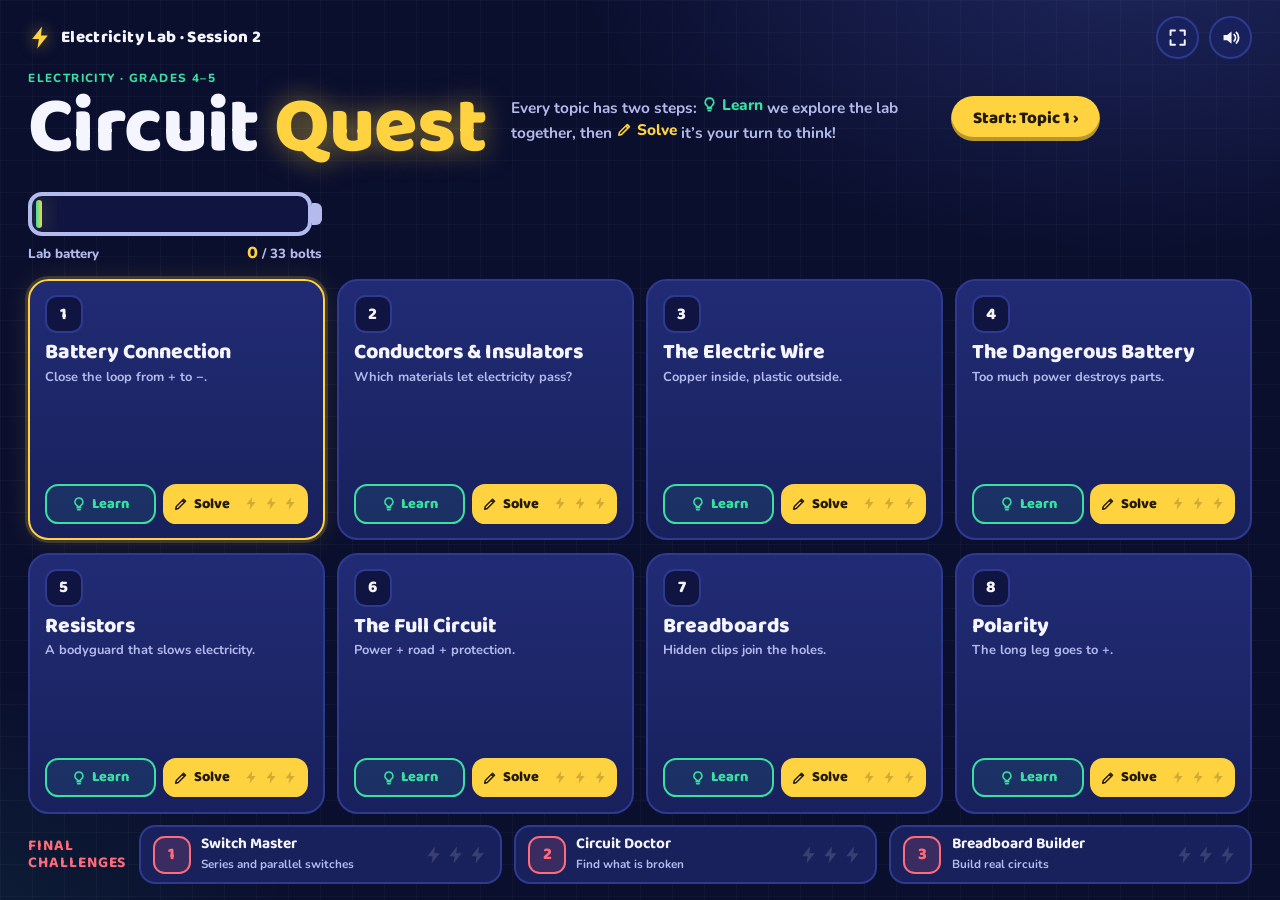
<file: circuit-quest/index.html>
<!DOCTYPE html>
<html lang="en">
<head>
<meta charset="UTF-8">
<meta name="viewport" content="width=device-width, initial-scale=1.0, viewport-fit=cover">
<title>Circuit Quest</title>
<link rel="preconnect" href="https://fonts.googleapis.com">
<link rel="preconnect" href="https://fonts.gstatic.com" crossorigin>
<link href="https://fonts.googleapis.com/css2?family=Baloo+2:wght@600;700;800&family=Nunito:wght@600;700;800&display=swap" rel="stylesheet">
<style>
:root{
  color-scheme:dark;
  --ink:#0A0F2E; --ink2:#0F1540; --stage:#121A4B; --panel:#18215C; --panel2:#212B74; --line:#2E3A92;
  --text:#F4F5FF; --soft:#B3BAEC; --dim:#737CBE;
  --volt:#FFD23F; --mint:#3BE0A1; --coral:#FF6B7A; --sky:#5CC8FF; --copper:#E4833F; --wire:#6477FF;
  --display:'Baloo 2','Trebuchet MS','Comic Sans MS',system-ui,sans-serif;
  --body:'Nunito','Trebuchet MS',system-ui,sans-serif;
}
*{box-sizing:border-box}
html{font-size:clamp(14px, calc(.55vw + .85vh), 26px)}
html,body{height:100%}
body{
  margin:0;overflow:hidden;color:var(--text);font-family:var(--body);font-size:1rem;line-height:1.4;
  background-color:var(--ink);
  background-image:
    radial-gradient(900px 520px at 88% -8%, rgba(100,119,255,.24), transparent 62%),
    radial-gradient(760px 520px at -12% 108%, rgba(59,224,161,.10), transparent 60%),
    linear-gradient(rgba(255,255,255,.028) 1px, transparent 1px),
    linear-gradient(90deg, rgba(255,255,255,.028) 1px, transparent 1px);
  background-size:auto,auto,32px 32px,32px 32px;
  background-attachment:fixed;
  -webkit-tap-highlight-color:transparent;
}
a{color:inherit}
button{font:inherit}
.screen{height:100vh;height:100dvh;max-width:1920px;margin:0 auto;display:flex;flex-direction:column;gap:clamp(6px,1.3vh,16px);padding-inline:clamp(14px,2.2vw,32px);padding-block:clamp(8px,1.8vh,20px);animation:fadein .35s ease both}
:focus-visible{outline:3px solid var(--sky);outline-offset:3px}

/* ---------- buttons ---------- */
.btn{display:inline-flex;align-items:center;justify-content:center;gap:.4em;font-family:var(--display);font-weight:800;font-size:1.15rem;
  border:0;border-radius:999px;padding:.45em 1.3em;min-height:3.1rem;white-space:nowrap;cursor:pointer;text-decoration:none;
  background:var(--panel2);color:var(--text);box-shadow:inset 0 -4px 0 rgba(0,0,0,.28);transition:transform .12s ease, filter .12s}
.btn:hover{transform:translateY(-2px);filter:brightness(1.08)}
.btn:active{transform:translateY(1px)}
.btn:disabled{opacity:.45;cursor:default;transform:none}
.btn.primary{background:var(--volt);color:#211a00}
.btn.ghost{background:transparent;border:2px solid var(--line);box-shadow:none}
.btn.small{font-size:1rem;min-height:2.7rem;padding:.3em 1em}
.iconbtn{flex:none;width:2.9rem;height:2.9rem;border-radius:50%;border:2px solid var(--line);background:var(--panel);color:var(--text);display:grid;place-items:center;cursor:pointer}
.iconbtn svg{width:1.45rem;height:1.45rem;fill:currentColor}
.iconbtn:hover{border-color:var(--soft)}

/* ---------- map ---------- */
.maphead{display:flex;align-items:center;gap:.7rem}
.logo{display:flex;align-items:center;gap:8px;margin-right:auto;font-family:var(--display);font-weight:800;font-size:1.15rem;letter-spacing:.02em}
.logo svg{width:1.7rem;height:1.7rem;fill:var(--volt);filter:drop-shadow(0 0 8px rgba(255,210,63,.6))}
.hero{display:grid;grid-template-columns:1.25fr 1fr;gap:clamp(12px,2.6vw,44px);align-items:center}
.kicker{margin:0 0 .3rem;font-weight:800;font-size:.8rem;letter-spacing:.12em;text-transform:uppercase;color:var(--mint)}
.brand{font-family:var(--display);font-weight:800;font-size:clamp(2.2rem,min(9vh,6.5vw),5.4rem);line-height:.95;margin:0;letter-spacing:-.01em}
.brand .q{color:var(--volt);text-shadow:0 0 28px rgba(255,210,63,.5)}
.lede{color:var(--soft);font-size:1.05rem;max-width:46ch;margin:.5em 0 .9em;font-weight:700}
.cta{display:flex;align-items:center;gap:1rem;flex-wrap:wrap}
.tip{color:var(--dim);font-weight:700;font-size:.8rem;margin:0;max-width:30ch}
.tip code{color:var(--soft);background:var(--panel);padding:1px 5px;border-radius:5px}
.labcell{background:linear-gradient(180deg,var(--panel2),var(--panel));border:2px solid var(--line);border-radius:1.6rem;padding:clamp(10px,1.8vh,20px);display:flex;flex-direction:column;gap:clamp(6px,1.2vh,14px)}
.lc-top{display:flex;gap:.8rem;align-items:center}
.lc-top .volty{width:4rem;height:4rem;flex:none}
.lc-top p{margin:0;font-weight:700;color:var(--soft)}
.lc-top b{color:var(--text)}
.bigcell{display:flex;align-items:center}
.bc-body{flex:1;height:3rem;border:4px solid var(--soft);border-radius:14px;padding:4px;position:relative;overflow:hidden;background:var(--ink2)}
.bc-fill{height:100%;border-radius:8px;background:linear-gradient(90deg,var(--mint),var(--volt));box-shadow:0 0 22px rgba(255,210,63,.45);min-width:6px;transition:width .8s ease}
.bc-ticks{position:absolute;inset:4px;background:repeating-linear-gradient(90deg,transparent 0 calc(100% / 11 - 3px),var(--ink2) calc(100% / 11 - 3px) calc(100% / 11))}
.bc-nub{width:10px;height:1.5rem;background:var(--soft);border-radius:0 6px 6px 0}
.bc-cap{display:flex;justify-content:space-between;align-items:baseline;font-weight:800;color:var(--soft);font-size:.9rem}
.bc-cap b{color:var(--volt);font-family:var(--display);font-size:1.25rem}
.missions{flex:1;min-height:0;display:grid;grid-template-columns:repeat(5,minmax(0,1fr));grid-template-rows:repeat(2,minmax(0,1fr));gap:clamp(8px,1.4vh,16px)}
.mcard{min-height:0;overflow:hidden;display:flex;flex-direction:column;gap:.35rem;padding:clamp(10px,1.7vh,18px);border-radius:1.4rem;background:linear-gradient(180deg,var(--panel2),var(--panel));
  border:2px solid var(--line);text-decoration:none;transition:transform .15s ease,border-color .15s}
.mcard:hover{transform:translateY(-4px);border-color:var(--volt)}
.mcard.next{border-color:var(--volt);box-shadow:0 0 0 3px rgba(255,210,63,.18),0 0 30px rgba(255,210,63,.12)}
.mtop{display:flex;justify-content:space-between;align-items:center;gap:.4rem}
.mnum{font-family:var(--display);font-weight:800;font-size:1.15rem;width:2.6rem;height:2.6rem;border-radius:.8rem;display:grid;place-items:center;background:var(--ink2);border:2px solid var(--line);flex:none}
.mcard.done .mnum{background:var(--volt);color:#211a00;border-color:var(--volt);box-shadow:0 0 18px rgba(255,210,63,.5)}
.diff{display:flex;align-items:center;gap:6px;font-size:.7rem;font-weight:800;letter-spacing:.1em;text-transform:uppercase;color:var(--soft)}
.dbat{display:inline-flex;gap:2px;padding:2px;border:2px solid var(--soft);border-radius:5px;position:relative;margin-right:4px}
.dbat::after{content:"";position:absolute;right:-6px;top:50%;width:3px;height:7px;transform:translateY(-50%);background:var(--soft);border-radius:0 2px 2px 0}
.dbat i{width:5px;height:11px;border-radius:1px;background:rgba(255,255,255,.1)}
.dbat i.on{background:var(--dc)}
.mname{font-family:var(--display);font-weight:800;font-size:clamp(1.05rem,2.9vh,1.45rem);line-height:1.05;margin:.2rem 0 0}
.mdesc{color:var(--soft);margin:0;font-size:.88rem;font-weight:700;flex:1;min-height:0;overflow:hidden;display:-webkit-box;-webkit-line-clamp:3;-webkit-box-orient:vertical}
.mfoot{display:flex;justify-content:space-between;align-items:center}
.bolts{display:flex;gap:2px}
.bolt{width:1.35rem;height:1.35rem;fill:rgba(255,255,255,.14)}
.bolt.on{fill:var(--volt);filter:drop-shadow(0 0 5px rgba(255,210,63,.6))}
.play{font-family:var(--display);font-weight:800;color:var(--volt);font-size:1rem}

/* ---------- level: header · goal · stage · dock ---------- */
.lvhead{display:flex;align-items:center;gap:.8rem;flex:none}
.lvtitle{flex:1;min-width:0}
.eyebrow{font-size:.72rem;font-weight:800;letter-spacing:.12em;text-transform:uppercase;color:var(--soft)}
.lvtitle h1{font-family:var(--display);font-size:clamp(1.3rem,4.2vh,2.3rem);margin:0;line-height:1.05;white-space:nowrap;overflow:hidden;text-overflow:ellipsis}
.dots{display:flex;gap:5px;flex-wrap:wrap;justify-content:flex-end;max-width:40vw}
.dots i{width:.85rem;height:.85rem;border-radius:50%;background:var(--panel2);border:2px solid var(--line)}
.dots i.done{background:var(--mint);border-color:var(--mint)}
.dots i.now{background:var(--volt);border-color:var(--volt);box-shadow:0 0 10px rgba(255,210,63,.7)}
.goal{flex:none;min-height:2.5em;display:flex;flex-direction:column;justify-content:center;font-family:var(--display);font-size:clamp(1rem,3vh,1.5rem);font-weight:700;line-height:1.25;margin:0;text-wrap:balance}
.goal b{color:var(--volt)}
.goal-s{display:block;font-family:var(--body);font-size:.85rem;color:var(--soft);font-weight:700;margin-top:2px}
.stagebox{flex:1;min-height:0;display:flex;gap:clamp(8px,1.4vw,18px)}
.stagecell{flex:1;min-width:0;container-type:size;display:grid;grid-template:minmax(0,1fr)/minmax(0,1fr);place-items:center}
.stage{width:min(100%, calc((100vh - 17rem) * 1000 / 560));width:min(100cqw, calc(100cqh * 1000 / 560));aspect-ratio:1000/560;
  background:var(--stage);border:3px solid var(--line);border-radius:clamp(14px,2vh,26px);overflow:hidden;position:relative;
  box-shadow:0 22px 50px rgba(0,0,0,.35);transition:border-color .25s}
.stage.good{border-color:var(--mint)} .stage.bad{border-color:var(--coral)} .stage.warn{border-color:var(--volt)}
.stage.bare{width:100%;height:100%;min-height:0;aspect-ratio:auto;background:none;border:0;box-shadow:none;overflow:visible;border-radius:0}
.stage.enter>*{animation:fadein .3s ease both}
svg.board{display:block;width:100%;height:auto;user-select:none;-webkit-user-select:none}
.stage>svg.board{height:100%}
svg.board.drag{touch-action:none}
.dock{flex:none;height:clamp(6.6rem,18vh,8.4rem);display:flex;align-items:stretch;gap:clamp(8px,1.2vw,16px)}
.talk{flex:1 1 16rem;min-width:13rem;display:flex;gap:.7rem;align-items:center}
.talk .volty{flex:none;width:3.6rem;height:3.6rem}
#vbox{flex:none;display:flex}
.bubble{position:relative;flex:1;max-height:100%;overflow:auto;background:var(--panel);border:2px solid var(--line);border-radius:1.1rem;padding:.55rem .9rem;
  font-size:1.1rem;font-weight:700;line-height:1.3;min-height:3.2rem;display:flex;align-items:center;transition:border-color .2s}
.bubble::before{content:"";position:absolute;left:-9px;top:50%;width:14px;height:14px;background:var(--panel);border-left:2px solid;border-bottom:2px solid;border-color:inherit;transform:translateY(-50%) rotate(45deg)}
.bubble.good{border-color:var(--mint)} .bubble.bad{border-color:var(--coral)} .bubble.warn{border-color:var(--volt)}
.tray{flex:0 1 auto;min-width:0;display:flex;gap:.55rem;align-items:stretch;overflow-x:auto;overflow-y:hidden;padding:3px}
.tray:empty,.actions:empty{display:none}
.tray:has(.chip){flex-wrap:wrap;align-content:center;max-width:34rem}
.part{touch-action:none;flex:none;display:flex;flex-direction:column;align-items:center;gap:.2rem;padding:.35rem .35rem .4rem;border-radius:1rem;border:3px solid var(--line);
  background:var(--panel);color:var(--text);cursor:grab;transition:transform .12s,border-color .12s;width:6.8rem}
.part:hover{transform:translateY(-2px);border-color:var(--soft)}
.part.sel{border-color:var(--volt);box-shadow:0 0 0 3px rgba(255,210,63,.3)}
.part.lifted{opacity:.3}
.part .icon{display:block;width:100%;flex:1;min-height:0;overflow:hidden;background:var(--stage);border-radius:.7rem}
.part .icon svg{width:100%;height:100%;display:block}
.pname{font-family:var(--display);font-weight:800;font-size:.85rem;line-height:1.05;text-align:center}
.pname small{display:block;font-family:var(--body);font-size:.68rem;color:var(--soft);font-weight:700;margin-top:1px}
.part.tool{width:9rem}
.drag-ghost{position:fixed;left:0;top:0;margin:0;z-index:50;pointer-events:none;transform:scale(1.06) rotate(-3deg);filter:drop-shadow(0 14px 22px rgba(0,0,0,.5));opacity:.95}
.actions{flex:none;display:flex;flex-direction:column;gap:.5rem;justify-content:center;min-width:10rem}
.traynote{color:var(--soft);font-weight:700;margin:0;align-self:center;max-width:14rem}

/* mission 1 cards */
.cards{height:100%;display:grid;gap:clamp(8px,1.4vh,16px);grid-template-columns:repeat(2,minmax(0,1fr));grid-template-rows:repeat(2,minmax(0,1fr))}
.cards.six{grid-template-columns:repeat(3,minmax(0,1fr));grid-template-rows:repeat(2,minmax(0,1fr))}
.ccard{position:relative;min-height:0;display:flex;flex-direction:column;gap:2px;padding:6px 6px 8px;background:var(--stage);border:3px solid var(--line);border-radius:1.3rem;color:var(--text);cursor:pointer;text-align:center;transition:transform .12s,border-color .15s}
.ccard svg.board{flex:1;min-height:0;height:100%}
.ccard:hover:not(:disabled){transform:translateY(-3px)}
.ccard:disabled{cursor:default}
.ccard.picked{border-color:var(--volt);box-shadow:0 0 0 4px rgba(255,210,63,.18)}
.ccard.right{border-color:var(--mint)} .ccard.wrong{border-color:var(--coral)} .ccard.missed{border-color:var(--volt);border-style:dashed}
.cnum{position:absolute;left:10px;top:8px;font-family:var(--display);font-weight:800;width:2rem;height:2rem;border-radius:.6rem;display:grid;place-items:center;background:var(--panel2);font-size:1rem}
.ccard.picked .cnum{background:var(--volt);color:#211a00}
.cap{flex:none;font-weight:800;font-size:.88rem;line-height:1.2;min-height:2.4em;padding:0 8px;color:var(--soft)}
.ccard.right .cap b{color:var(--mint)} .ccard.wrong .cap b{color:var(--coral)} .ccard.missed .cap b{color:var(--volt)}

/* mission 2 */
.det{height:100%;display:grid;grid-template-columns:1fr 1.3fr 1fr;gap:clamp(10px,1.6vw,20px);align-items:stretch}
.det-mid{min-height:0;display:flex;flex-direction:column;align-items:center;gap:clamp(6px,1.2vh,12px)}
.bin{min-height:0;border-radius:1.6rem;border:3px dashed;display:flex;flex-direction:column;align-items:center;gap:4px;padding:1rem .8rem;color:var(--text);cursor:pointer;transition:transform .15s, background .15s}
.bin.cond{border-color:var(--mint);background:rgba(59,224,161,.07)}
.bin.ins{border-color:var(--coral);background:rgba(255,107,122,.07)}
.bin.over,.bin:hover{transform:scale(1.02)}
.bin.cond.over{background:rgba(59,224,161,.18)} .bin.ins.over{background:rgba(255,107,122,.18)}
.bin-h{font-family:var(--display);font-weight:800;font-size:clamp(1.3rem,4vh,2rem);line-height:1.1}
.bin.cond .bin-h{color:var(--mint)} .bin.ins .bin-h{color:var(--coral)}
.bin-s{color:var(--soft);font-weight:800;font-size:.95rem}
.bin-items{display:flex;flex-wrap:wrap;gap:6px;justify-content:center;align-content:flex-end;font-size:clamp(1.5rem,4.5vh,2.4rem);margin-top:auto;padding-top:.6rem}
.tester{flex:1;min-height:0;width:100%;background:var(--stage);border:3px solid var(--line);border-radius:1.3rem;overflow:hidden;transition:border-color .15s}
.tester svg.board{height:100%}
.tester.over{border-color:var(--volt)}
.token{flex:none;touch-action:none;cursor:grab;background:var(--panel2);border:3px solid var(--volt);border-radius:1.4rem;padding:.3rem 1.6rem .5rem;display:flex;flex-direction:column;align-items:center;color:var(--text);box-shadow:0 12px 26px rgba(0,0,0,.35);min-width:11rem}
.token .te{font-size:clamp(2.4rem,8vh,4.2rem);line-height:1.15}
.token .tn{font-family:var(--display);font-weight:800;font-size:1.15rem}
.token.shake{animation:shake .45s}
.token.lifted{opacity:.3}

/* mission 9 */
.opts{display:grid;grid-template-columns:repeat(4,minmax(0,1fr));grid-auto-rows:1fr;gap:.4rem;width:min(46rem,58vw);height:100%}
.opt{min-height:0;border-radius:.9rem;border:2px solid var(--line);background:var(--panel);color:var(--text);font-family:var(--display);font-weight:700;font-size:.9rem;line-height:1.1;cursor:pointer;padding:.25rem .6rem;text-align:left;transition:border-color .15s, transform .12s}
.opt:hover:not(:disabled){border-color:var(--volt);transform:translateY(-2px)}
.opt:disabled{cursor:default}
.opt.wrong{border-color:var(--coral);opacity:.55;text-decoration:line-through}
.opt.right{border-color:var(--mint);background:rgba(59,224,161,.15)}

/* small screens: fall back to a scrolling page */
@media (max-width:700px){
  body{overflow:auto}
  .screen{height:auto;min-height:100dvh}
  .hero{grid-template-columns:1fr}
  .missions{flex:none;grid-template-columns:repeat(2,minmax(0,1fr));grid-template-rows:none}
  .stagebox{flex:none;flex-direction:column}
  .stagecell{flex:none;container-type:normal;display:block}
  .ideas{width:auto}
  .topics{flex:none;grid-template-columns:repeat(2,minmax(0,1fr));grid-template-rows:none}
  .finals{grid-template-columns:1fr}
  .stage{width:100%}
  .stage.bare{height:auto}
  .cards,.cards.six{height:auto;grid-template-columns:repeat(2,minmax(0,1fr));grid-template-rows:none}
  .det{height:auto;grid-template-columns:1fr 1fr}
  .det-mid{grid-column:1/-1;order:-1}
  .bin{min-height:9rem}
  .tester{flex:none}
  .dock{height:auto;flex-wrap:wrap}
  .tray{flex-wrap:wrap;overflow:visible;justify-content:center;width:100%}
  .part .icon{flex:none;height:4.5rem}
  .actions{flex-direction:row;width:100%;flex-wrap:wrap}
  .opts{width:100%;grid-template-columns:1fr 1fr}
  .opt{min-height:2.8rem}
  .dots{max-width:none}
}

/* win overlay */
.overlay{position:fixed;inset:0;z-index:40;background:rgba(6,9,30,.72);backdrop-filter:blur(6px);display:grid;place-items:center;padding:16px}
.wincard{background:linear-gradient(180deg,var(--panel2),var(--panel));border:3px solid var(--volt);border-radius:30px;padding:26px 24px;max-width:440px;width:100%;text-align:center;box-shadow:0 0 60px rgba(255,210,63,.25);animation:popin .45s cubic-bezier(.2,1.6,.4,1)}
.wincard .volty{width:96px;height:96px}
.wincard h2{font-family:var(--display);font-size:2.2rem;margin:4px 0 6px;line-height:1}
.wincard p{color:var(--soft);font-weight:700;margin:10px 0 0}
.winbolts{display:flex;justify-content:center;gap:8px}
.winbolts .bolt{width:52px;height:52px}
.winbolts .bolt.on{animation:popin .5s both}
.winbolts .bolt:nth-child(2){animation-delay:.15s}.winbolts .bolt:nth-child(3){animation-delay:.3s}
#confetti{position:fixed;inset:0;width:100%;height:100%;pointer-events:none;z-index:60}

/* mascot */
.volty{animation:bob 3.2s ease-in-out infinite}

/* ---------- SVG parts ---------- */
.w-out{fill:none;stroke:#060920;stroke-width:17;stroke-linecap:round;stroke-linejoin:round}
.w-in{fill:none;stroke:var(--wire);stroke-width:10;stroke-linecap:round;stroke-linejoin:round}
.w-red{fill:none;stroke:#FF4D64;stroke-width:10;stroke-linecap:round;stroke-linejoin:round}
.w-blue{fill:none;stroke:#3FA9FF;stroke-width:10;stroke-linecap:round;stroke-linejoin:round}
.flow{fill:none;stroke:#FFF0A8;stroke-width:5;stroke-linecap:round;stroke-dasharray:1 23;animation:flow .8s linear infinite}
.flow.rev{animation-direction:reverse}
.cut{fill:var(--stage)}
.joint{fill:#D5D9F2}
.leg{fill:none;stroke:#D5D9F2;stroke-width:4.5;stroke-linecap:round;stroke-linejoin:round}
.leg.big{stroke-width:9}
.holder{fill:#394282;stroke:#5463C4;stroke-width:2}
.screw{fill:#B9BDD8}
.glass{fill:rgba(255,255,255,.07);stroke:rgba(255,255,255,.55);stroke-width:2.5}
.glass.lit{stroke:#fff}
.fil{fill:none;stroke:#7D82A8;stroke-width:2.5;stroke-linejoin:round}
.fil.lit{stroke:#fff}
.bat-body{fill:#262F78;stroke:#4B58BD;stroke-width:3}
.bt-p{font:800 26px var(--display);fill:#2a2000}
.bt-m{font:800 30px var(--display);fill:var(--sky)}
.bt-v{font:800 17px var(--display);fill:#fff}
.res{fill:#EAD3A8;stroke:#B8976A;stroke-width:2.5}
.shield{fill:var(--mint);stroke:#0d5a3f;stroke-width:1.5}
.sw-base{fill:#232B6E;stroke:#3F4AA6;stroke-width:2}
.lever{stroke:#E8EBFF;stroke-width:7;stroke-linecap:round}
.knob{fill:var(--coral)}
.tip{fill:var(--copper)}
.socket{fill:rgba(255,210,63,.06);stroke:var(--volt);stroke-width:3;stroke-dasharray:8 7;animation:pulse 1.6s ease-in-out infinite}
.socket-q{font:800 28px var(--display);fill:var(--volt)}
.socket-q.sm{font-size:17px}
.probe-e{font-size:40px}
.hit{fill:transparent;transition:fill .15s}
.slot.tap{cursor:pointer}
.slot.tap:hover .hit,.hit.over{fill:rgba(255,210,63,.13)}
.ring{fill:none;stroke:var(--coral);stroke-width:5;animation:ringp 1s ease-in-out infinite}
.ring.good{stroke:var(--mint)}
.sparks path{fill:none;stroke:#FFE58A;stroke-width:3.5;stroke-linejoin:round;stroke-linecap:round;animation:flick .16s steps(2) infinite}
.sparks path:nth-child(2){animation-delay:.08s}
.smoke circle{fill:rgba(170,170,190,.5);animation:smoke 1.8s ease-out infinite}
.smoke circle:nth-child(2){animation-delay:.6s}.smoke circle:nth-child(3){animation-delay:1.2s}
.waves path{fill:none;stroke:var(--sky);stroke-width:4;stroke-linecap:round;animation:wave .8s ease-out infinite}
.waves path:nth-child(2){animation-delay:.25s}.waves path:nth-child(3){animation-delay:.5s}
.legtxt{font:800 22px var(--display);fill:var(--soft)}
.pad{fill:rgba(255,255,255,.05);stroke:rgba(255,255,255,.55);stroke-width:3;stroke-dasharray:6 6;animation:pulse 1.4s ease-in-out infinite}
.wend{stroke:#fff;stroke-width:4;cursor:grab}
.wend.red{fill:#FF4D64} .wend.blue{fill:#3FA9FF}
.wend.idle{animation:pulse 1.2s ease-in-out infinite}
.flipb{cursor:pointer}
.flipc{fill:var(--volt);stroke:#211a00;stroke-width:2}
.flipi{fill:none;stroke:#211a00;stroke-width:2.6;stroke-linecap:round;stroke-linejoin:round}
.tag-t{font:800 17px var(--display);fill:#141a40}
.swl{font:800 16px var(--display);fill:var(--soft)}
.swg{cursor:pointer}
.swg:hover .hit{fill:rgba(255,210,63,.13)}
.g-t{font:800 17px var(--display);fill:var(--soft)}
.g-l{font:800 15px var(--display)}
.needle{stroke:#fff;stroke-width:6;stroke-linecap:round}
.plus-mark{font:800 34px var(--display);fill:#FF4D64}

.chip{display:inline-flex;align-items:center;min-height:2.4rem;padding:.3rem .9rem;border-radius:999px;border:2px dashed var(--line);font-family:var(--display);font-weight:700;color:var(--soft)}
.chip.on{border-style:solid;border-color:var(--mint);color:var(--mint);background:rgba(59,224,161,.12)}
.part:disabled{opacity:.4;cursor:default;transform:none}
@keyframes fadein{from{opacity:0}to{opacity:1}}
.bb-hole{fill:#3A3F55}
.bb-lbl{font:800 13px var(--display);fill:#8A90AE;text-anchor:middle;dominant-baseline:central}
.bb-sign{font:800 22px var(--display);text-anchor:middle;dominant-baseline:central}
.bb-mark{fill:none;stroke:#FF9F1C;stroke-width:4}
.bb-mark.pick{stroke:#7B5CFF}
.bb-mark.ok{stroke:#1FBF84;stroke-width:5}
.bb-mark.bad{stroke:#FF4D64;stroke-width:5}
.bb-mark.miss{stroke:#1FBF84;stroke-dasharray:4 4}
.bb-mark.star{stroke:#FF9F1C;stroke-width:5}
.bb-mark.pend{stroke:#FF9F1C;stroke-width:5;animation:pulse 1s ease-in-out infinite}
.bb-leg{fill:none;stroke:#8C93B0;stroke-width:4;stroke-linecap:round;stroke-linejoin:round}
.bb-plus{font:800 16px var(--display);fill:#E0334B;text-anchor:middle;dominant-baseline:central}
.bbpart{cursor:pointer}


/* ---------- Learn / Solve additions ---------- */
.mode{display:inline-block;padding:1px 8px;border-radius:999px;font-size:.68rem;margin-right:.45rem;vertical-align:1px;letter-spacing:.1em}
.mode.learn{background:var(--mint);color:#062a1d}
.mode.solve{background:var(--volt);color:#211a00}
.mode.challenge{background:var(--coral);color:#2a0008}
.lvhead .btn svg,.tbtn svg,.lede svg{width:1.1em;height:1.1em;flex:none}
.ideas{flex:none;width:clamp(15rem,23vw,22rem);display:flex;flex-direction:column;gap:.55rem;background:var(--panel);border:2px solid var(--line);border-radius:1.3rem;padding:clamp(10px,1.6vh,16px);overflow:auto}
.ideas h2{display:flex;justify-content:space-between;align-items:baseline;font-family:var(--display);font-size:1.05rem;margin:0;color:var(--mint);letter-spacing:.06em;text-transform:uppercase}
.ideas h2 span{color:var(--soft);font-size:.9rem}
.ideas ol{list-style:none;margin:0;padding:0;display:flex;flex-direction:column;gap:.5rem}
.idea{width:100%;display:flex;gap:.6rem;align-items:flex-start;padding:.55rem .65rem;border-radius:.9rem;border:2px dashed var(--line);background:none;color:var(--dim);font-family:var(--body);font-weight:700;font-size:.98rem;line-height:1.3;text-align:left;cursor:pointer}
.idea:hover:not(:disabled){border-color:var(--soft);color:var(--soft)}
.idea:disabled{cursor:default}
.idea .inum{flex:none;width:1.7rem;height:1.7rem;border-radius:50%;display:grid;place-items:center;background:var(--panel2);font-family:var(--display);font-weight:800;color:var(--text)}
.idea.on{border-style:solid;border-color:var(--mint);color:var(--text);background:rgba(59,224,161,.08)}
.idea.on b{color:var(--volt)}
.idea.on .inum{background:var(--mint);color:#062a1d}
.idea.fresh{animation:popin .5s both}
.ideas .ready{margin-top:auto;align-self:stretch}
.chipbtn{flex:none;align-self:center;min-height:2.9rem;padding:.3rem 1.1rem;border-radius:999px;border:2px solid var(--line);background:var(--panel);color:var(--text);font-family:var(--display);font-weight:800;font-size:.98rem;cursor:pointer}
.chipbtn:hover{border-color:var(--soft)}
.chipbtn.on{border-color:var(--volt);background:rgba(255,210,63,.14);color:var(--volt)}
.tray:has(.chipbtn){flex-wrap:wrap;align-content:center}
.part .icon.emoji{display:grid;place-items:center;font-size:clamp(1.5rem,4.2vh,2.3rem);overflow:hidden}
.part .pname{max-width:100%}
.part.tested{border-color:var(--soft)}
.part.used{opacity:.4}
.opts.two{grid-template-columns:repeat(2,minmax(0,1fr));width:min(30rem,42vw)}
.opts.two .opt{font-size:1rem;text-align:center}
.bat-body.danger{fill:#5A1424;stroke:#FF4D64}
.bt-v.sm{font-size:12px}
.rec-h{font:800 26px var(--display)}
.rec-e{font-size:40px}
.sec-l{font:800 18px var(--display)}
.spin-arrow{font:800 48px var(--display);fill:var(--volt)}
.rotor.spin{animation:spin .45s linear infinite}
.rotor.spin.rev{animation-direction:reverse}
.boom>*{transform-box:fill-box;transform-origin:center;animation:boom .9s ease-out both}
.boom>*:nth-child(2){animation-delay:.08s}.boom>*:nth-child(3){animation-delay:.16s}
.stage.shake{animation:shake .45s}
/* map */
.hero2{display:flex;align-items:center;gap:clamp(12px,2vw,32px);flex-wrap:wrap}
.hero2 .lede{flex:1 1 20rem;margin:0}
.lede .lg,.lede .sv{display:inline-flex;align-items:center;gap:.25em;font-weight:800}
.lede .lg{color:var(--mint)} .lede .sv{color:var(--volt)}
.labmini{flex:0 1 20rem;display:flex;flex-direction:column;gap:.35rem}
.topics{flex:1;min-height:0;display:grid;grid-template-columns:repeat(4,minmax(0,1fr));grid-template-rows:repeat(2,minmax(0,1fr));gap:clamp(8px,1.4vh,16px)}
.tcard{min-height:0;overflow:hidden;display:flex;flex-direction:column;gap:.3rem;padding:clamp(10px,1.6vh,16px);border-radius:1.4rem;background:linear-gradient(180deg,var(--panel2),var(--panel));border:2px solid var(--line)}
.tcard.next{border-color:var(--volt);box-shadow:0 0 0 3px rgba(255,210,63,.18),0 0 30px rgba(255,210,63,.12)}
.tcard.done .mnum{background:var(--volt);color:#211a00;border-color:var(--volt)}
.tag-l{font-size:.72rem;font-weight:800;letter-spacing:.08em;text-transform:uppercase;color:var(--mint)}
.tbtns{margin-top:auto;display:grid;grid-template-columns:1fr 1.3fr;gap:.45rem}
.tbtn{display:flex;align-items:center;justify-content:center;gap:.35rem;min-height:2.7rem;border-radius:.9rem;font-family:var(--display);font-weight:800;font-size:.98rem;text-decoration:none;border:2px solid;transition:transform .12s}
.tbtn:hover{transform:translateY(-2px)}
.tbtn span{display:inline-flex;align-items:center;gap:.35rem}
.tbtn.learn{border-color:var(--mint);color:var(--mint);background:rgba(59,224,161,.08)}
.tbtn.solve{border-color:var(--volt);background:var(--volt);color:#211a00;justify-content:space-between;padding:0 .55rem}
.tbtn.solve .bolt{width:1rem;height:1rem;fill:rgba(0,0,0,.18);filter:none}
.tbtn.solve .bolt.on{fill:#211a00}
.finals{flex:none;display:grid;grid-template-columns:auto repeat(3,minmax(0,1fr));gap:clamp(8px,1.4vh,16px);align-items:stretch}
.finals-h{align-self:center;font-family:var(--display);font-size:1.05rem;line-height:1.05;margin:0;color:var(--coral);text-transform:uppercase;letter-spacing:.06em}
.fcard{display:flex;align-items:center;gap:.7rem;padding:.55rem .8rem;border-radius:1.1rem;border:2px solid var(--line);background:var(--panel);text-decoration:none;transition:border-color .15s,transform .12s}
.fcard:hover{border-color:var(--coral);transform:translateY(-2px)}
.fcard .mnum{background:rgba(255,107,122,.15);border-color:var(--coral);color:var(--coral)}
.fcard b{display:block;font-family:var(--display);font-size:1.05rem;line-height:1.1}
.fcard small{color:var(--soft);font-weight:700;font-size:.8rem}
.fcard .bolts{margin-left:auto}

@keyframes flow{to{stroke-dashoffset:-24}}
@keyframes pulse{50%{opacity:.45}}
@keyframes ringp{50%{stroke-opacity:.25}}
@keyframes flick{50%{opacity:.15}}
@keyframes smoke{from{transform:translateY(0);opacity:.9}to{transform:translateY(-34px);opacity:0}}
@keyframes wave{from{opacity:1}to{opacity:.05}}
@keyframes spin{to{transform:rotate(360deg)}}
@keyframes boom{from{transform:scale(.1);opacity:1}to{transform:scale(1.9);opacity:0}}
@keyframes bob{50%{transform:translateY(-4px)}}
@keyframes shake{20%,60%{transform:translateX(-9px)}40%,80%{transform:translateX(9px)}}
@keyframes popin{from{transform:scale(.6);opacity:0}to{transform:scale(1);opacity:1}}
@media (prefers-reduced-motion: reduce){
  .volty,.socket,.pad,.wend.idle,.ring,.sparks path,.smoke circle,.waves path{animation:none}
  .flow{animation-duration:3s!important}
  .wincard,.winbolts .bolt.on,.screen,.stage.enter>*,.rotor.spin,.idea.fresh,.stage.shake{animation:none}
  .boom>*{animation-duration:.01s}
}
</style>
</head>
<body>
<div id="app"></div>
<canvas id="confetti" aria-hidden="true"></canvas>
<script>
(() => {
'use strict';
/* Circuit Quest — Session 2 · Electricity (grades 4–5)

   HOW THIS FILE IS ORGANISED
     Part 1  Core: helpers, storage, sound, confetti, mascot
     Part 2  Drawing kit: circuit parts, loop circuits, breadboard
     Part 3  Interaction kit: drag-or-tap, the wire bench
     Part 4  Topics 1–8, each with its LEARN lab, then its SOLVE mission
     Part 5  Final challenges
     Part 6  Course map, screens and router
*/

/* ═════════════════════════════════════════════════════════════════════
   PART 1 · CORE
   ═════════════════════════════════════════════════════════════════════ */
const $ = (s, r = document) => r.querySelector(s);
const $$ = (s, r = document) => [...r.querySelectorAll(s)];
const app = $('#app');
const shuffle = a => { a = a.slice(); for (let i = a.length - 1; i > 0; i--) { const j = Math.random() * (i + 1) | 0; [a[i], a[j]] = [a[j], a[i]]; } return a; };
const clone = o => JSON.parse(JSON.stringify(o));

/* ================= storage ================= */
const Store = {
  key: 'circuitQuest.v2',
  get() { try { return JSON.parse(localStorage.getItem(this.key)) || {}; } catch (e) { return {}; } },
  set(d) { try { localStorage.setItem(this.key, JSON.stringify(d)); } catch (e) {} }
};
const getStars = () => Store.get().stars || {};
function saveStars(k, s) { const d = Store.get(); d.stars = d.stars || {}; d.stars[k] = Math.max(d.stars[k] || 0, s); Store.set(d); }
const getLearned = () => Store.get().learned || {};
function setLearned(n) { const d = Store.get(); d.learned = d.learned || {}; d.learned[n] = true; Store.set(d); }

/* ================= sound ================= */
const Snd = {
  ctx: null, muted: !!Store.get().muted,
  ac() {
    if (this.muted) return null;
    if (!this.ctx) { try { this.ctx = new (window.AudioContext || window.webkitAudioContext)(); } catch (e) { return null; } }
    if (this.ctx.state === 'suspended') this.ctx.resume();
    return this.ctx;
  },
  tone(f, d, { type = 'sine', v = .12, at = 0, to = null } = {}) {
    const c = this.ac(); if (!c) return;
    const t = c.currentTime + at, o = c.createOscillator(), g = c.createGain();
    o.type = type; o.frequency.setValueAtTime(f, t);
    if (to) o.frequency.exponentialRampToValueAtTime(to, t + d);
    g.gain.setValueAtTime(.0001, t); g.gain.exponentialRampToValueAtTime(v, t + .015); g.gain.exponentialRampToValueAtTime(.0001, t + d);
    o.connect(g).connect(c.destination); o.start(t); o.stop(t + d + .05);
  },
  noise(d, v = .2) {
    const c = this.ac(); if (!c) return;
    const len = c.sampleRate * d | 0, buf = c.createBuffer(1, len, c.sampleRate), ch = buf.getChannelData(0);
    for (let i = 0; i < len; i++) ch[i] = (Math.random() * 2 - 1) * (1 - i / len) ** 2;
    const s = c.createBufferSource(), g = c.createGain(); s.buffer = buf; g.gain.value = v; s.connect(g).connect(c.destination); s.start();
  }
};
function sfx(n) {
  switch (n) {
    case 'tap': Snd.tone(660, .08, { type: 'triangle', v: .08 }); break;
    case 'pick': Snd.tone(520, .1, { type: 'triangle', v: .08, to: 780 }); break;
    case 'drop': Snd.tone(320, .12, { type: 'triangle', v: .1, to: 190 }); break;
    case 'click': Snd.tone(1400, .035, { type: 'square', v: .05 }); break;
    case 'good': [523, 659, 784].forEach((f, i) => Snd.tone(f, .18, { type: 'triangle', v: .12, at: i * .09 })); break;
    case 'bad': Snd.tone(220, .28, { type: 'sawtooth', v: .06, to: 140 }); break;
    case 'on': Snd.tone(440, .22, { v: .1, to: 880 }); break;
    case 'pop': Snd.noise(.4, .35); Snd.tone(170, .3, { type: 'square', v: .08, to: 50 }); break;
    case 'zap': Snd.noise(.09, .12); break;
    case 'buzz': for (let i = 0; i < 3; i++) Snd.tone(1150, .18, { type: 'square', v: .04, at: i * .28 }); break;
    case 'motor': Snd.tone(70, .9, { type: 'sawtooth', v: .05, to: 90 }); break;
    case 'idea': Snd.tone(988, .12, { type: 'triangle', v: .07 }); Snd.tone(1319, .18, { type: 'triangle', v: .07, at: .09 }); break;
    case 'win': [523, 659, 784, 1047].forEach((f, i) => Snd.tone(f, .3, { type: 'triangle', v: .13, at: i * .12 })); Snd.tone(1047, .6, { v: .08, at: .5 }); break;
  }
}

/* ================= confetti ================= */
function confetti() {
  if (matchMedia('(prefers-reduced-motion: reduce)').matches) return;
  const cv = $('#confetti'), c = cv.getContext('2d'), dpr = devicePixelRatio || 1, W = innerWidth, H = innerHeight;
  cv.width = W * dpr; cv.height = H * dpr; c.setTransform(dpr, 0, 0, dpr, 0, 0);
  const cols = ['#FFD23F', '#3BE0A1', '#5CC8FF', '#FF6B7A', '#FFFFFF'];
  const ps = Array.from({ length: 160 }, () => ({ x: W / 2 + (Math.random() - .5) * 240, y: H * .4, vx: (Math.random() - .5) * 16, vy: -Math.random() * 15 - 5, r: Math.random() * 7 + 5, c: cols[Math.random() * 5 | 0], rot: Math.random() * 6, vr: (Math.random() - .5) * .3 }));
  const t0 = performance.now();
  (function f(t) {
    c.clearRect(0, 0, W, H);
    ps.forEach(p => { p.vy += .35; p.vx *= .99; p.x += p.vx; p.y += p.vy; p.rot += p.vr; c.save(); c.translate(p.x, p.y); c.rotate(p.rot); c.fillStyle = p.c; c.fillRect(-p.r / 2, -p.r / 4, p.r, p.r / 2); c.restore(); });
    if (t - t0 < 3200) requestAnimationFrame(f); else c.clearRect(0, 0, W, H);
  })(t0);
}

/* ================= icons & mascot ================= */
const BOLT = on => `<svg viewBox="0 0 24 24" class="bolt${on ? ' on' : ''}" aria-hidden="true"><path d="M13.5 1.5 4 13.5h6.5L9 22.5l10-12.5h-6.6z"/></svg>`;
const SPK_ON = '<svg viewBox="0 0 24 24" aria-hidden="true"><path d="M4 9h4l5-4v14l-5-4H4z"/><path d="M16 8.5a5 5 0 0 1 0 7M18.5 6a8.5 8.5 0 0 1 0 12" fill="none" stroke="currentColor" stroke-width="2" stroke-linecap="round"/></svg>';
const SPK_OFF = '<svg viewBox="0 0 24 24" aria-hidden="true"><path d="M4 9h4l5-4v14l-5-4H4z"/><path d="M16.5 9.5l5 5M21.5 9.5l-5 5" fill="none" stroke="currentColor" stroke-width="2" stroke-linecap="round"/></svg>';
const FS_ICON = '<svg viewBox="0 0 24 24" aria-hidden="true"><path d="M4 9V4h5M20 9V4h-5M4 15v5h5M20 15v5h-5" fill="none" stroke="currentColor" stroke-width="2.2" stroke-linecap="round" stroke-linejoin="round"/></svg>';
const FS_EXIT = '<svg viewBox="0 0 24 24" aria-hidden="true"><path d="M9 4v5H4M15 4v5h5M9 20v-5H4M15 20v-5h5" fill="none" stroke="currentColor" stroke-width="2.2" stroke-linecap="round" stroke-linejoin="round"/></svg>';
const fsBtn = () => document.fullscreenEnabled ? `<button class="iconbtn" data-fs aria-label="${document.fullscreenElement ? 'Exit full screen' : 'Full screen'}" title="Full screen">${document.fullscreenElement ? FS_EXIT : FS_ICON}</button>` : '';
const soundBtn = () => `<button class="iconbtn" data-snd aria-label="${Snd.muted ? 'Turn sound on' : 'Turn sound off'}">${Snd.muted ? SPK_OFF : SPK_ON}</button>`;

function volty(mood = 'happy') {
  const mouth = {
    happy: '<path d="M31 51 Q40 60 49 51" stroke="#3a2600" stroke-width="3.5" fill="none" stroke-linecap="round"/>',
    think: '<path d="M34 54 H46" stroke="#3a2600" stroke-width="3.5" stroke-linecap="round"/>',
    oops: '<path d="M30 56 q5 -5 10 0 t10 0" stroke="#3a2600" stroke-width="3.5" fill="none" stroke-linecap="round"/>',
    wow: '<ellipse cx="40" cy="54" rx="6" ry="7" fill="#3a2600"/>'
  }[mood] || '';
  const eyeY = mood === 'think' ? 40 : 43;
  return `<svg class="volty" viewBox="0 0 80 80" aria-hidden="true">
    <path d="M47 1 L29 25 H40 L33 38 L55 13 H43 L50 1 Z" fill="#FFE68A"/>
    <circle cx="40" cy="47" r="27" fill="#FFD23F"/>
    <path d="M18 40 A24 24 0 0 1 40 22" stroke="#FFF1B3" stroke-width="4" fill="none" stroke-linecap="round"/>
    <ellipse cx="31" cy="${eyeY}" rx="4" ry="5.5" fill="#2a1c00"/><ellipse cx="49" cy="${eyeY}" rx="4" ry="5.5" fill="#2a1c00"/>
    <circle cx="32.5" cy="${eyeY - 2}" r="1.5" fill="#fff"/><circle cx="50.5" cy="${eyeY - 2}" r="1.5" fill="#fff"/>
    <circle cx="23" cy="52" r="4.5" fill="#FF9A6B" opacity=".55"/><circle cx="57" cy="52" r="4.5" fill="#FF9A6B" opacity=".55"/>
    ${mouth}</svg>`;
}

/* ═════════════════════════════════════════════════════════════════════
   PART 2 · DRAWING KIT
   ═════════════════════════════════════════════════════════════════════ */
/* ================= SVG circuit parts ================= */
const DEFS = `<defs>
 <radialGradient id="gY"><stop offset="0" stop-color="#FFF7CF" stop-opacity=".95"/><stop offset=".35" stop-color="#FFD23F" stop-opacity=".5"/><stop offset="1" stop-color="#FFD23F" stop-opacity="0"/></radialGradient>
 <radialGradient id="gR"><stop offset="0" stop-color="#FFE0E4" stop-opacity=".95"/><stop offset=".35" stop-color="#FF4D64" stop-opacity=".5"/><stop offset="1" stop-color="#FF4D64" stop-opacity="0"/></radialGradient>
 <radialGradient id="gG"><stop offset="0" stop-color="#DDFFF1" stop-opacity=".95"/><stop offset=".35" stop-color="#3BE0A1" stop-opacity=".5"/><stop offset="1" stop-color="#3BE0A1" stop-opacity="0"/></radialGradient>
</defs>`;
const LEDC = {
  red: { on: '#FF4D64', off: 'rgba(255,77,100,.28)', rim: '#B8324A', g: 'gR' },
  green: { on: '#3BE0A1', off: 'rgba(59,224,161,.25)', rim: '#1F9E70', g: 'gG' },
  yellow: { on: '#FFD23F', off: 'rgba(255,210,63,.25)', rim: '#B8921C', g: 'gY' }
};
const cut = (x1, x2, h = 20) => `<rect class="cut" x="${x1}" y="${-h / 2}" width="${x2 - x1}" height="${h}"/>`;
// Content that stays upright however the part is rotated or flipped
const upr = (x, y, inner, s) => `<g transform="translate(${x} ${y}) scale(${s.d || 1} 1) rotate(${-(s.a || 0)})">${inner}</g>`;
const lbl = (x, y, t, cls, s) => upr(x, y, `<text class="${cls}" text-anchor="middle" dominant-baseline="central">${t}</text>`, s);
const SMOKE = '<g class="smoke"><circle cx="-6" cy="-70" r="9"/><circle cx="8" cy="-78" r="12"/><circle cx="-2" cy="-90" r="14"/></g>';
const SPARKS = '<g class="sparks"><path d="M-22 -8 l-6 -14 l9 3 l-5 -15"/><path d="M8 -8 l6 -13 l-9 1 l7 -15"/><path d="M-6 8 l-5 13 l9 -3 l-4 13"/></g>';
const wirePath = d => `<path class="w-out" d="${d}"/><path class="w-in" d="${d}"/>`;

const PART = {
  wire: () => '',
  battery(p, s) {
    const v = p.volts || ({ 1: '3V', 2: '6V', 3: '9V' })[p.level || 1];
    let x = '';
    if (p.conn === 'looseNeg') x = cut(-62, -46) + wirePath('M-62 0 C-56 0 -62 24 -54 30') + '<circle cx="-54" cy="30" r="6" class="tip"/>';
    if (p.conn === 'loosePos') x = cut(46, 62) + wirePath('M62 0 C56 0 62 24 54 30') + '<circle cx="54" cy="30" r="6" class="tip"/>';
    if (p.conn === 'bothPos') x = cut(-62, -46) + wirePath('M-62 0 V44 H64 V6');
    if (p.conn === 'bothNeg') x = cut(46, 62) + wirePath('M62 0 V44 H-64 V6');
    return x + `<rect x="-46" y="-26" width="86" height="52" rx="12" class="bat-body${p.danger ? ' danger' : ''}"/>
      <path d="M16 -26 H28 a12 12 0 0 1 12 12 V14 a12 12 0 0 1 -12 12 H16 Z" fill="#FFD23F"/>
      <rect x="40" y="-11" width="8" height="22" rx="3" fill="#FFD23F"/>` +
      lbl(28, 1, '+', 'bt-p', s) + lbl(-33, 1, '−', 'bt-m', s) + lbl(-8, 1, v, v.length > 4 ? 'bt-v sm' : 'bt-v', s);
  },
  bulb(p, s) {
    const burnt = s.burnt || p.burnt, on = s.on && !burnt, b = s.bright ?? 1;
    return cut(-20, 20) + (on ? `<circle cx="0" cy="-52" r="${46 + 40 * b}" fill="url(#gY)" opacity="${.3 + .7 * b}"/>` : '') +
      `<rect x="-26" y="-12" width="52" height="22" rx="8" class="holder"/>
       <circle cx="-18" cy="0" r="4" class="joint"/><circle cx="18" cy="0" r="4" class="joint"/>
       <path d="M-13 -12 V-25 H13 V-12 Z" class="screw"/><path d="M-13 -16 H13 M-13 -21 H13" stroke="#8C90AE" stroke-width="1.5"/>
       <path d="M-13 -25 C-13 -33 -28 -38 -28 -54 A28 28 0 1 1 28 -54 C28 -38 13 -33 13 -25 Z" class="glass${on ? ' lit' : ''}"${on ? ` style="fill:rgba(255,236,150,${.35 + .6 * b})"` : burnt ? ' style="fill:#2B2B36;stroke:#55556a"' : ''}/>` +
      (burnt ? '<path d="M-7 -25 L-6 -44 M7 -25 L6 -40" class="fil"/><path d="M-10 -70 l8 12 l-6 6 l9 10" stroke="#0b0b10" stroke-width="2.5" fill="none"/>' + SMOKE
             : `<path d="M-7 -25 L-6 -50 Q0 -60 6 -50 L7 -25" class="fil${on ? ' lit' : ''}"/>`);
  },
  bulbC(p, s) { // centred bulb used in the switch circuits
    const on = s.on, b = s.bright ?? 1;
    return cut(-30, 30) + (on ? `<circle r="${40 + 44 * b}" fill="url(#gY)" opacity="${.25 + .75 * b}"/>` : '') +
      `<circle r="28" class="glass${on ? ' lit' : ''}"${on ? ` style="fill:rgba(255,236,150,${.3 + .65 * b})"` : ''}/>
       <path d="M-30 0 H-13 M30 0 H13" stroke="#8C90AE" stroke-width="4"/>
       <path d="M-13 0 q3 -10 6.5 0 t6.5 0 t6.5 0 t6.5 0" class="fil${on ? ' lit' : ''}"/>`;
  },
  led(p, s) {
    const c = LEDC[p.color || 'red'], burnt = s.burnt, on = s.on && !burnt, b = s.bright ?? 1;
    return cut(-10, 10) + (on ? `<circle cx="0" cy="-44" r="${34 + 50 * b}" fill="url(#${c.g})" opacity="${.2 + .8 * b}"/>` : '') +
      `<path d="M-10 -26 V30 l-6 8" class="leg"/><path d="M10 -26 V13" class="leg"/>
       <circle cx="-10" cy="0" r="5" class="joint"/><circle cx="10" cy="0" r="5" class="joint"/>
       <rect x="-22" y="-32" width="44" height="8" rx="3" fill="${burnt ? '#3a3a48' : c.rim}"/>
       <path d="M-17 -32 V-54 A17 17 0 0 1 17 -54 V-32 Z" fill="${burnt ? '#2f2f3a' : on ? c.on : c.off}" stroke="${burnt ? '#555' : on ? '#fff' : c.rim}" stroke-width="2.5"${on && b < .5 ? ` fill-opacity="${.35 + b}"` : ''}/>
       <path d="M-9 -36 V-53 A9 9 0 0 1 -3 -61" stroke="rgba(255,255,255,.55)" stroke-width="3" fill="none" stroke-linecap="round"/>` +
      (burnt ? '<path d="M-6 -62 l6 10 l-5 6 l7 9" stroke="#0b0b10" stroke-width="2.5" fill="none"/>' + SMOKE : '');
  },
  buzzer(p, s) {
    const on = s.on;
    return cut(-10, 10) + `<path d="M-10 0 V-22" stroke="#FF4D64" stroke-width="6" stroke-linecap="round"/>
      <path d="M10 0 V-22" stroke="#0b0b10" stroke-width="6" stroke-linecap="round"/>
      <circle cx="-10" cy="0" r="5" class="joint"/><circle cx="10" cy="0" r="5" class="joint"/>
      <circle cx="0" cy="-46" r="27" fill="#1d1d27" stroke="#4a4a5c" stroke-width="3"/><circle cx="0" cy="-46" r="7" fill="#07070b"/>` +
      lbl(-15, -52, '+', 'plus-mark', s) +
      (on ? '<g class="waves"><path d="M-18 -82 q18 -12 36 0"/><path d="M-26 -93 q26 -16 52 0"/><path d="M-34 -104 q34 -20 68 0"/></g>' : '');
  },
  resistor(p, s) {
    const n = p.strength ?? 1; let sh = '';
    for (let i = 0; i < n; i++) sh += `<path transform="translate(${(i - (n - 1) / 2) * 22} 0)" d="M0 -10 L9 -6.5 V1 C9 6.5 4.5 9.5 0 11 C-4.5 9.5 -9 6.5 -9 1 V-6.5 Z" class="shield"/>`;
    return `<rect x="-32" y="-13" width="64" height="26" rx="13" class="res"/>
      <rect x="-19" y="-13" width="6" height="26" fill="#7A4A21"/><rect x="-8" y="-13" width="6" height="26" fill="#1a1a1a"/>
      <rect x="3" y="-13" width="6" height="26" fill="${['#1a1a1a', '#8B4513', '#E0433A', '#F08A24'][n] || '#E0433A'}"/><rect x="14" y="-13" width="5" height="26" fill="#D4AF37"/>` +
      upr(0, -35, sh, s);
  },
  switch(p) {
    return cut(-32, 32) + `<rect x="-44" y="-15" width="88" height="30" rx="15" class="sw-base"/>
      <circle cx="-26" cy="0" r="7" class="joint"/><circle cx="26" cy="0" r="7" class="joint"/>` +
      (p.closed ? '<path d="M-26 0 L26 0" class="lever"/><circle cx="26" cy="0" r="9" class="knob"/>'
                : '<path d="M-26 0 L12 -34" class="lever"/><circle cx="12" cy="-34" r="9" class="knob"/>');
  },
  build(p, s) { // the wire kids assemble in Learn 3: copper core and/or plastic jacket
    const w = 150;
    let x = cut(-w - 12, w + 12, 44);
    if (!p.copper && !p.jacket) x += `<rect x="${-w}" y="-28" width="${2 * w}" height="56" rx="18" class="socket"/>` + lbl(0, 1, 'build the wire here', 'socket-q sm', s);
    if (p.copper) x += `<rect x="${-w - 12}" y="-8" width="${2 * w + 24}" height="16" rx="8" fill="#E4833F" stroke="#9C4F1C" stroke-width="2.5"/><path d="M${-w} -2H${w}M${-w} 3H${w}" stroke="#F7B27A" stroke-width="1.5"/>`;
    if (p.jacket) x += `<rect x="${-w}" y="-21" width="${2 * w}" height="42" rx="21" fill="rgba(255,77,100,.55)" stroke="#E0334B" stroke-width="3"/><rect x="${-w + 16}" y="-16" width="${2 * w - 32}" height="8" rx="4" fill="rgba(255,255,255,.35)"/>`;
    if (p.copper && !p.jacket && s.flowing) x += [-95, 0, 95].map(dx => `<g transform="translate(${dx} 0)">${SPARKS}</g>`).join('');
    return x;
  },
  gap: () => cut(-34, 34) + '<rect x="-34" y="-6" width="10" height="12" rx="3" class="tip"/><rect x="24" y="-6" width="10" height="12" rx="3" class="tip"/>',
  wood: () => cut(-44, 44) + `<rect x="-46" y="-14" width="92" height="28" rx="7" fill="#C98B4E" stroke="#8A5A2B" stroke-width="3"/>
      <path d="M-36 -5 q20 -5 40 0 t30 0 M-38 6 q24 5 46 0 t26 -2" stroke="#8A5A2B" stroke-width="2" fill="none"/>`,
  plastic: () => cut(-44, 44) + `<rect x="-46" y="-12" width="92" height="24" rx="12" fill="#7BD3F7" stroke="#3B9FD0" stroke-width="3"/>
      <path d="M-28 -10 l-8 20 M-10 -10 l-8 20 M8 -10 l-8 20 M26 -10 l-8 20 M40 -8 l-6 16" stroke="#fff" stroke-opacity=".75" stroke-width="6"/>`,
  eraser: () => cut(-42, 42) + `<rect x="-42" y="-14" width="84" height="28" rx="6" fill="#FF9BB3" stroke="#D86B88" stroke-width="3"/>
      <path d="M-4 -14 H36 a6 6 0 0 1 6 6 V8 a6 6 0 0 1 -6 6 H-4 Z" fill="#4E7BFF"/>`,
  patch: () => cut(-46, 46) + `<path d="M-40 0 H40" stroke="#060920" stroke-width="17" stroke-linecap="round"/>
      <path d="M-40 0 H40" stroke="#8C9BFF" stroke-width="10" stroke-linecap="round"/>
      <rect x="-50" y="-11" width="12" height="22" rx="4" fill="#B9BDD8"/><rect x="38" y="-11" width="12" height="22" rx="4" fill="#B9BDD8"/>`,
  bare: (p, s) => cut(-38, 38) + `<rect x="-40" y="-5" width="80" height="10" rx="3" fill="#E4833F"/>
      <path d="M-38 -2 H38 M-38 2 H38" stroke="#F7B27A" stroke-width="1.2"/>
      <path d="M-38 -9 l-5 4 l5 3 l-5 3 l5 4 M38 -9 l5 4 l-5 3 l5 3 l-5 4" stroke="#6477FF" stroke-width="3" fill="none"/>` + (s.flowing ? SPARKS : ''),
  taped: () => `<rect x="-34" y="-12" width="68" height="24" rx="5" fill="#1B1B24" stroke="#343444" stroke-width="2"/>
      <path d="M-24 -12 l-6 24 M-10 -12 l-6 24 M4 -12 l-6 24 M18 -12 l-6 24 M32 -12 l-6 24" stroke="#343444" stroke-width="3"/>`,
  empty: (p, s) => cut(-44, 44) + '<rect x="-50" y="-32" width="100" height="64" rx="16" class="socket"/>' + lbl(0, 1, '?', 'socket-q', s),
  probe: (p, s) => cut(-36, 36) + '<circle r="34" class="socket"/>' + (p.item ? lbl(0, 3, p.item, 'probe-e', s) : lbl(0, 1, 'test', 'socket-q sm', s)),
  wiggle(p, s) {
    const d = 'M-100 0 C-80 0 -80 46 -60 46 S-40 -12 -20 -12 S0 46 20 46 S40 -12 60 -12 S80 0 100 0';
    return cut(-100, 100) + wirePath(d) + (s.flowing ? `<path class="flow${s.rev ? ' rev' : ''}" d="${d}"/>` : '');
  }
};
const TALL = ['bulb', 'led', 'buzzer'];

/* ================= loop circuits: geometry, logic, drawing ================= */
function geom(b) {
  const { x0, y0, x1, y1 } = b, r = 28;
  return {
    path: `M${x0 + r} ${y0}H${x1 - r}A${r} ${r} 0 0 1 ${x1} ${y0 + r}V${y1 - r}A${r} ${r} 0 0 1 ${x1 - r} ${y1}H${x0 + r}A${r} ${r} 0 0 1 ${x0} ${y1 - r}V${y0 + r}A${r} ${r} 0 0 1 ${x0 + r} ${y0}Z`,
    // edges are walked clockwise: top → right, right ↓, bottom ←, left ↑
    at(e, f) {
      if (e === 'T') return { x: x0 + (x1 - x0) * f, y: y0, a: 0 };
      if (e === 'R') return { x: x1, y: y0 + (y1 - y0) * f, a: 90 };
      if (e === 'B') return { x: x1 - (x1 - x0) * f, y: y1, a: 180 };
      return { x: x0, y: y1 - (y1 - y0) * f, a: 270 };
    }
  };
}
const BAT = (o = {}) => Object.assign({ type: 'battery', edge: 'L', f: .5, dir: 1 }, o);
const INSULATORS = ['wood', 'plastic', 'eraser'];

// What happens when this loop is powered?  dir = +1 means current runs clockwise.
function evalLoop(slots) {
  const r = { status: 'works', culprit: -1, bright: 1, burnt: [], dir: 1 };
  const bi = slots.findIndex(p => p.type === 'battery');
  if (bi < 0) return { ...r, status: 'nopower' };
  const bat = slots[bi]; r.dir = bat.dir || 1;
  if (bat.conn && bat.conn !== 'both') return { ...r, status: 'open', culprit: bi };
  for (let i = 0; i < slots.length; i++) {
    const p = slots[i];
    if (p.type === 'empty' || (p.type === 'probe' && !p.item)) return { ...r, status: 'empty', culprit: i };
    if (p.type === 'gap') return { ...r, status: 'open', culprit: i };
    if (p.type === 'switch' && !p.closed) return { ...r, status: 'switch', culprit: i };
    if (INSULATORS.includes(p.type) || (p.type === 'probe' && !p.cond)) return { ...r, status: 'blocked', culprit: i };
  }
  for (let i = 0; i < slots.length; i++) {
    const p = slots[i];
    if ((p.type === 'led' || p.type === 'buzzer') && (p.dir || 1) !== r.dir) return { ...r, status: 'reversed', culprit: i };
  }
  const leds = []; slots.forEach((p, i) => { if (p.type === 'led') leds.push(i); });
  if (leds.length) {
    const str = slots.reduce((t, p) => t + (p.type === 'resistor' ? (p.strength ?? 1) : 0), 0), lv = bat.level || 1;
    if (str < lv) return { ...r, status: 'burn', burnt: leds, culprit: leds[0] };
    if (str > lv) return { ...r, status: 'dim', bright: str - lv === 1 ? .32 : .15 };
  }
  return r;
}

function loopSVG(o) {
  const g = geom(o.box), res = o.res || evalLoop(o.slots), pw = o.powered !== false;
  const flowing = pw && (res.status === 'works' || res.status === 'dim');
  let s = `<svg class="board" viewBox="${o.vb || '0 0 1000 560'}" role="img" aria-label="${o.label || 'Electric circuit'}">${DEFS}` + wirePath(g.path);
  if (flowing) s += `<path class="flow${res.dir < 0 ? ' rev' : ''}" style="animation-duration:${o.speed || (res.bright < .5 ? 1.9 : .8)}s" d="${g.path}"/>`;
  o.slots.forEach((p, i) => {
    const { x, y, a } = g.at(p.edge, p.f), d = p.dir || 1;
    const st = { a, d, on: flowing, bright: res.bright, flowing, rev: res.dir < 0, burnt: pw && res.status === 'burn' && res.burnt.includes(i) };
    const tall = TALL.includes(p.type);
    const hw = p.type === 'build' ? 175 : 62;
    const hit = o.tap ? `<rect class="hit" x="${-hw}" y="${tall ? -100 : -54}" width="${2 * hw}" height="${tall ? 144 : 108}" rx="18"/>` : '';
    const badge = o.badges && p.flip ? `<g class="flipb" data-flip="${i}" transform="translate(0 60) rotate(${-a})"><title>Flip</title><circle r="18" class="flipc"/><path class="flipi" d="M-8 -4 H7 l-4 -4 M8 4 H-7 l4 4"/></g>` : '';
    s += `<g class="slot${o.tap ? ' tap' : ''}" data-i="${i}" transform="translate(${x} ${y}) rotate(${a})${o.scale ? ` scale(${o.scale})` : ''}">${hit}<g transform="scale(${d} 1)">${PART[p.type](p, st)}</g>${o.hl === i ? `<circle class="ring${o.ringGood ? ' good' : ''}" r="64"/>` : ''}${badge}</g>`;
  });
  return s + (o.extra || '') + '</svg>';
}

function partIcon(p) {
  const d = p.dir || 1;
  return `<svg viewBox="-70 -84 140 124" aria-hidden="true">${wirePath('M-66 0 H66')}<g transform="scale(${d} 1)">${PART[p.type](p, { a: 0, d })}</g></svg>`;
}
function toolIcon(id) {
  return id === 'tape'
    ? '<svg viewBox="-60 -40 120 80" aria-hidden="true"><path d="M6 18 H46 V32 H6 Z" fill="#1B1B24" stroke="#3a3a4c" stroke-width="2"/><circle r="30" fill="#1B1B24" stroke="#3a3a4c" stroke-width="3"/><circle r="12" fill="#121A4B" stroke="#3a3a4c" stroke-width="3"/><path d="M-20 -14 A24 24 0 0 1 14 -20" stroke="#55556e" stroke-width="3" fill="none"/></svg>'
    : '<svg viewBox="-70 -40 140 80" aria-hidden="true"><path d="M-50 0 H50" stroke="#060920" stroke-width="17" stroke-linecap="round"/><path d="M-50 0 H50" stroke="#8C9BFF" stroke-width="10" stroke-linecap="round"/><rect x="-60" y="-11" width="12" height="22" rx="4" fill="#B9BDD8"/><rect x="48" y="-11" width="12" height="22" rx="4" fill="#B9BDD8"/></svg>';
}

function svgPt(svg, e) { return new DOMPoint(e.clientX, e.clientY).matrixTransform(svg.getScreenCTM().inverse()); }

/* ================= breadboard ================= */
const BB = {
  x: c => 150 + (c - 1) * 40,
  rows: { a: 146, b: 174, c: 202, d: 230, e: 258, f: 314, g: 342, h: 370, i: 398, j: 426 },
  rails: { tp: 72, tn: 100, bp: 468, bn: 496 }
};
const HOLE_RE = /^(tp|tn|bp|bn|[a-j])(\d+)$/;
const ALL_HOLES = ['tp', 'tn', 'bp', 'bn', ...'abcdefghij'].flatMap(r => Array.from({ length: 20 }, (_, k) => r + (k + 1)));
function holeXY(id) { const m = HOLE_RE.exec(id); return [BB.x(+m[2]), BB.rails[m[1]] ?? BB.rows[m[1]]]; }
// Every hole joined by the same hidden metal clip shares one "net"
function netOf(id) { const m = HOLE_RE.exec(id); return m[1].length === 2 ? m[1] : ('abcde'.includes(m[1]) ? 'T' : 'B') + m[2]; }
const isStrip = net => /^[TB]/.test(net);
const NETC = net => isStrip(net) ? '#1FBF84' : net[1] === 'p' ? '#FF4D64' : '#2F8FE8';
function holeName(id) {
  const m = HOLE_RE.exec(id);
  return { tp: 'the top + rail', tn: 'the top − rail', bp: 'the bottom + rail', bn: 'the bottom − rail' }[m[1]] || `hole <b>${m[1]}${m[2]}</b>`;
}
function nearestHole(x, y) {
  let best = null, bd = 17;
  for (const h of ALL_HOLES) { const [hx, hy] = holeXY(h), d = Math.hypot(hx - x, hy - y); if (d < bd) { bd = d; best = h; } }
  return best;
}
function glowSVG(net, color = NETC(net)) {
  let x1, y1, x2, y2;
  if (isStrip(net)) {
    const c = +net.slice(1), L = net[0] === 'T' ? ['a', 'e'] : ['f', 'j'];
    x1 = x2 = BB.x(c); y1 = BB.rows[L[0]] - 14; y2 = BB.rows[L[1]] + 14;
  } else { y1 = y2 = BB.rails[net]; x1 = BB.x(1) - 14; x2 = BB.x(20) + 14; }
  return `<path d="M${x1} ${y1}L${x2} ${y2}" stroke="${color}" stroke-opacity=".3" stroke-width="30" stroke-linecap="round"/>
    <path d="M${x1} ${y1}L${x2} ${y2}" stroke="${color}" stroke-width="8" stroke-linecap="round"/>`;
}
function boardSVG(o = {}) {
  let s = `<svg class="board" viewBox="0 0 1000 560" role="img" aria-label="Breadboard">${DEFS}
    <rect x="112" y="40" width="836" height="488" rx="20" fill="#ECEFF8" stroke="#C3C9E0" stroke-width="3"/>
    <rect x="112" y="276" width="836" height="20" fill="#D3D8EA"/>`;
  for (const [y, c] of [[56, '#FF4D64'], [116, '#2F8FE8'], [452, '#FF4D64'], [512, '#2F8FE8']]) s += `<path d="M${BB.x(1) - 14} ${y}H${BB.x(20) + 14}" stroke="${c}" stroke-width="3"/>`;
  for (const [r, t, c] of [['tp', '+', '#E0334B'], ['tn', '−', '#1F7FD6'], ['bp', '+', '#E0334B'], ['bn', '−', '#1F7FD6']])
    s += `<text class="bb-sign" x="128" y="${BB.rails[r]}" fill="${c}">${t}</text><text class="bb-sign" x="932" y="${BB.rails[r]}" fill="${c}">${t}</text>`;
  for (const l of 'abcdefghij') s += `<text class="bb-lbl" x="128" y="${BB.rows[l]}">${l}</text><text class="bb-lbl" x="932" y="${BB.rows[l]}">${l}</text>`;
  for (const c of [1, 5, 10, 15, 20]) s += `<text class="bb-lbl" x="${BB.x(c)}" y="131">${c}</text>`;
  (o.glow || []).forEach(g => { s += glowSVG(g.net, g.color); });
  ALL_HOLES.forEach(h => { const [x, y] = holeXY(h); s += `<rect x="${x - 6}" y="${y - 6}" width="12" height="12" rx="2.5" class="bb-hole"/>`; });
  (o.marks || []).forEach(m => {
    const [x, y] = holeXY(m.id);
    s += `<circle cx="${x}" cy="${y}" r="13" class="bb-mark ${m.cls || ''}"/>` +
      (m.label ? `<g transform="translate(${x + 17} ${y - 19})"><circle r="13" fill="#FF9F1C"/><text class="tag-t" text-anchor="middle" dominant-baseline="central">${m.label}</text></g>` : '');
  });
  return s + (o.parts || '') + (o.extra || '') + '</svg>';
}

// What kind of clip a net is, and a kid-friendly sentence about a hole
const bbKind = n => isStrip(n) ? (n[0] === 'T' ? 'top' : 'bottom') : n[1] === 'p' ? 'plus' : 'minus';
function bbExplain(h) {
  const n = netOf(h), k = bbKind(n);
  if (k === 'plus' || k === 'minus') return `That hole is on ${holeName(h)}. One long metal clip joins <b>every</b> hole in this line.`;
  const c = n.slice(1), L = k === 'top' ? 'a–e' : 'f–j';
  return `${holeName(h).replace(/^hole/, 'Hole')}: a hidden clip joins the 5 holes in column ${c} (${L}). Parts plugged in there are connected!`;
}
// A 3 V battery plugged into the top rails (used by the breadboard screens)
const BB_BATTERY = `<path class="w-out" d="M60 252V72H150"/><path class="w-red" d="M60 252V72H150"/><path class="w-out" d="M60 348V372H96V100H150"/><path class="w-blue" d="M60 348V372H96V100H150"/>
  <g transform="translate(60 300) rotate(270)">${PART.battery({ level: 1 }, { a: 270, d: 1 })}</g>`;
// Which LEDs light, burn or stay dark on a breadboard build
function evalBB(parts) {
  const par = {}, f = x => { if (!(x in par)) par[x] = x; while (par[x] !== x) { par[x] = par[par[x]]; x = par[x]; } return x; };
  parts.forEach(p => { if (p.type === 'wire') { const a = f(netOf(p.a)), b = f(netOf(p.b)); if (a !== b) par[a] = b; } });
  const P = f('tp'), N = f('tn'), out = { status: 'open', lit: new Set(), burnt: new Set(), roots: new Set(), f };
  if (P === N) { out.status = 'short'; return out; }
  const comps = []; parts.forEach((p, i) => { if (p.type !== 'wire') comps.push({ i, type: p.type, na: f(netOf(p.a)), nb: f(netOf(p.b)) }); });
  let reversed = false, resOnly = false;
  const seen = new Set([P]), path = [];
  (function dfs(n, rev) {
    if (n === N) {
      const leds = path.filter(c => c.type === 'led'), hasR = path.some(c => c.type === 'res');
      if (rev) { reversed = true; return; }
      if (!leds.length) { resOnly = true; return; }
      if (hasR) { leds.forEach(c => out.lit.add(c.i)); path.forEach(c => { out.roots.add(c.na); out.roots.add(c.nb); }); }
      else leds.forEach(c => out.burnt.add(c.i));
      return;
    }
    for (const c of comps) {
      if (path.includes(c) || c.na === c.nb) continue;
      let nx, r = false;
      if (c.na === n) nx = c.nb; else if (c.nb === n) { nx = c.na; r = c.type === 'led'; } else continue;
      if (seen.has(nx)) continue;
      seen.add(nx); path.push(c); dfs(nx, rev || r); path.pop(); seen.delete(nx);
    }
  })(P, false);
  if (out.burnt.size) { out.status = 'burn'; out.lit.clear(); out.roots.clear(); }
  else if (out.lit.size) out.status = 'works';
  else if (comps.some(c => c.type === 'led' && c.na === c.nb)) out.status = 'bypass';
  else if (reversed) out.status = 'reversed';
  else if (resOnly) out.status = 'resonly';
  return out;
}
function bbPartSVG(p, i, st) {
  const [x1, y1] = holeXY(p.a), [x2, y2] = holeXY(p.b), mx = (x1 + x2) / 2, my = (y1 + y2) / 2;
  const grab = d => `<path d="${d}" stroke="transparent" stroke-width="24" fill="none"/>`;
  if (p.type === 'wire') {
    const na = netOf(p.a), nb = netOf(p.b);
    const col = [na, nb].some(n => n === 'tp' || n === 'bp') ? '#FF4D64' : [na, nb].some(n => n === 'tn' || n === 'bn') ? '#2F8FE8' : '#1FBF84';
    const d = `M${x1} ${y1}Q${mx} ${my - Math.max(28, Math.hypot(x2 - x1, y2 - y1) * .3)} ${x2} ${y2}`;
    return `<g class="bbpart" data-p="${i}">${grab(d)}<path d="${d}" stroke="#1a1d2e" stroke-width="10" fill="none" stroke-linecap="round"/><path d="${d}" stroke="${col}" stroke-width="6" fill="none" stroke-linecap="round"/><circle cx="${x1}" cy="${y1}" r="4" fill="#C9CCE0"/><circle cx="${x2}" cy="${y2}" r="4" fill="#C9CCE0"/></g>`;
  }
  if (p.type === 'res') {
    const a = Math.atan2(y2 - y1, x2 - x1) * 180 / Math.PI, d = `M${x1} ${y1}L${x2} ${y2}`;
    return `<g class="bbpart" data-p="${i}">${grab(d)}<path d="${d}" class="bb-leg"/><g transform="translate(${mx} ${my}) rotate(${a})"><rect x="-24" y="-9" width="48" height="18" rx="9" class="res"/><rect x="-14" y="-9" width="5" height="18" fill="#7A4A21"/><rect x="-4" y="-9" width="5" height="18" fill="#1a1a1a"/><rect x="6" y="-9" width="5" height="18" fill="#8B4513"/><rect x="15" y="-9" width="4" height="18" fill="#D4AF37"/></g></g>`;
  }
  const c = LEDC[p.color || 'red'], cy = Math.min(y1, y2) - 44, sg = x1 <= x2 ? -1 : 1, ax = mx + sg * 7, kx = mx - sg * 7;
  const da = `M${ax} ${cy + 15}V${cy + 24}l${sg * 6} 6L${x1} ${y1}`, dk = `M${kx} ${cy + 15}L${x2} ${y2}`;
  return `<g class="bbpart" data-p="${i}">${st.on ? `<circle cx="${mx}" cy="${cy}" r="80" fill="url(#${c.g})"/>` : ''}${grab(da)}${grab(dk)}
    <path d="${da}" class="bb-leg"/><path d="${dk}" class="bb-leg"/>
    <rect x="${mx - 18}" y="${cy + 8}" width="36" height="7" rx="2" fill="${st.burnt ? '#3a3a48' : c.rim}"/>
    <path d="M${mx - 14} ${cy + 9}V${cy - 6}A14 14 0 0 1 ${mx + 14} ${cy - 6}V${cy + 9}Z" fill="${st.burnt ? '#2f2f3a' : st.on ? c.on : c.off}" stroke="${st.burnt ? '#555' : st.on ? '#fff' : c.rim}" stroke-width="2.5"/>
    <text class="bb-plus" x="${ax + sg * 13}" y="${cy + 26}">+</text>${st.burnt ? `<g transform="translate(${mx} ${cy + 62})">${SMOKE}</g>` : ''}</g>`;
}

/* ═════════════════════════════════════════════════════════════════════
   PART 3 · INTERACTION KIT
   ═════════════════════════════════════════════════════════════════════ */
/* ================= drag or tap for tray items ================= */
function pickTarget(list, x, y) {
  let best = null, bd = Infinity;
  for (const t of list) {
    const r = t.getBoundingClientRect(), pad = 18;
    if (x < r.left - pad || x > r.right + pad || y < r.top - pad || y > r.bottom + pad) continue;
    const d = Math.hypot(x - (r.left + r.right) / 2, y - (r.top + r.bottom) / 2);
    if (d < bd) { bd = d; best = t; }
  }
  return best;
}
function enableDrag(el, o) {
  let st = null;
  el.addEventListener('pointerdown', e => {
    if (e.button > 0) return;
    Snd.ac();
    st = { x: e.clientX, y: e.clientY, id: e.pointerId, ghost: null, over: null };
    try { el.setPointerCapture(e.pointerId); } catch (err) {}
  });
  el.addEventListener('pointermove', e => {
    if (!st || e.pointerId !== st.id) return;
    if (!st.ghost) {
      if (Math.hypot(e.clientX - st.x, e.clientY - st.y) < 8) return;
      const r = el.getBoundingClientRect(), gh = el.cloneNode(true);
      gh.classList.add('drag-ghost'); gh.classList.remove('sel');
      gh.style.width = r.width + 'px'; gh.style.height = r.height + 'px';
      st.ox = st.x - r.left; st.oy = st.y - r.top; document.body.appendChild(gh); st.ghost = gh;
      el.classList.add('lifted'); sfx('pick');
    }
    st.ghost.style.left = (e.clientX - st.ox) + 'px'; st.ghost.style.top = (e.clientY - st.oy) + 'px';
    const t = pickTarget(o.targets(), e.clientX, e.clientY);
    if (t !== st.over) { st.over && st.over.classList.remove('over'); st.over = t; t && t.classList.add('over'); }
  });
  const end = e => {
    if (!st || e.pointerId !== st.id) return;
    const s = st; st = null;
    if (!s.ghost) return;
    s.ghost.remove(); el.classList.remove('lifted'); s.over && s.over.classList.remove('over');
    el._dragged = true; setTimeout(() => { el._dragged = false; }, 0);
    if (s.over && e.type === 'pointerup') o.onDrop(s.over);
  };
  el.addEventListener('pointerup', end);
  el.addEventListener('pointercancel', end);
  el.addEventListener('click', () => { if (!el._dragged && o.onTap) o.onTap(); });
}

/* ── Wire bench ───────────────────────────────────────────────────────
   A battery (with an optional resistor on the red wire) and two floppy
   wires. The player drags each wire end onto one of the component's
   terminals. Used by Learn 1, Learn 8 and Solve 8.
     o.terms()        → { id: [x, y] } free spots a wire end can snap to
     o.comp(W, on)    → SVG for the component, drawn under the wires
     o.flowing(W)     → true when electricity runs round the loop
     o.onChange(W,on) → called after every drop
     o.onGrab(k)      → called when a wire end is picked up (optional)
     o.locked()       → true to stop dragging (optional)            */
function wireBench(ctx, o) {
  const HOME = { red: [520, 215], blue: [520, 395] };
  const W = { red: { ax: 470, ay: 150 }, blue: { ax: 470, ay: 440 } };
  const home = k => { W[k].x = HOME[k][0]; W[k].y = HOME[k][1]; W[k].at = null; };
  home('red'); home('blue');
  const fl = w => `M${w.ax} ${w.ay}C${w.ax + 110} ${w.ay} ${w.x - 110} ${w.y + 30} ${w.x} ${w.y}`;
  const tail = w => fl(w).replace(/^M\S+ \S+/, '');
  let drag = null;
  function draw() {
    const T = o.terms(), on = o.flowing(W);
    let s = `<svg class="board drag" viewBox="0 0 1000 560" role="img" aria-label="${o.label || 'Battery with two wires'}">${DEFS}`;
    s += '<path class="w-out" d="M150 228V150H470"/><path class="w-red" d="M150 228V150H470"/><path class="w-out" d="M150 369V440H470"/><path class="w-blue" d="M150 369V440H470"/>';
    s += o.comp(W, on);
    for (const k in T) if (W.red.at !== k && W.blue.at !== k) s += `<circle class="pad" cx="${T[k][0]}" cy="${T[k][1]}" r="26"/>`;
    for (const k of ['red', 'blue']) s += `<path data-w="${k}" class="w-out" d="${fl(W[k])}"/><path data-w="${k}" class="w-${k}" d="${fl(W[k])}"/>`;
    if (on) s += `<path class="flow" d="M150 228V150H470${tail(W.red)}"/><path class="flow rev" d="M150 369V440H470${tail(W.blue)}"/>`;
    if (o.resistor) s += `<g transform="translate(310 150) scale(1.25)">${PART.resistor({ strength: 1 }, { a: 0, d: 1 })}</g>`;
    s += `<g transform="translate(150 300) rotate(270) scale(1.5)">${PART.battery({ level: 1 }, { a: 270, d: 1 })}</g>`;
    for (const k of ['red', 'blue']) s += `<circle data-e="${k}" class="wend ${k}${W[k].at ? '' : ' idle'}" cx="${W[k].x}" cy="${W[k].y}" r="22"/>`;
    ctx.stage.innerHTML = s + '</svg>';
    bind();
    return on;
  }
  function bind() {
    const svg = $('svg', ctx.stage);
    svg.addEventListener('pointerdown', e => {
      if (o.locked && o.locked()) return;
      Snd.ac();
      const p = svgPt(svg, e); let best = null, bd = 60;
      for (const k of ['red', 'blue']) { const d = Math.hypot(W[k].x - p.x, W[k].y - p.y); if (d < bd) { bd = d; best = k; } }
      if (!best) return;
      e.preventDefault(); drag = best; W[best].at = null; sfx('pick');
      if (o.onGrab) o.onGrab(best);
      try { svg.setPointerCapture(e.pointerId); } catch (err) {}
    });
    svg.addEventListener('pointermove', e => {
      if (!drag) return;
      const p = svgPt(svg, e), w = W[drag];
      w.x = Math.max(24, Math.min(976, p.x)); w.y = Math.max(24, Math.min(536, p.y));
      $$(`path[data-w="${drag}"]`, svg).forEach(el => el.setAttribute('d', fl(w)));
      const end = $(`circle[data-e="${drag}"]`, svg); end.setAttribute('cx', w.x); end.setAttribute('cy', w.y);
    });
    const up = () => {
      if (!drag) return;
      const w = W[drag], T = o.terms(); drag = null; let snapped = null;
      for (const t in T) {
        if (W.red.at === t || W.blue.at === t) continue;
        if (Math.hypot(T[t][0] - w.x, T[t][1] - w.y) < 64) { snapped = t; break; }
      }
      if (snapped) { w.at = snapped; w.x = T[snapped][0]; w.y = T[snapped][1]; sfx('drop'); } else { w.x = HOME[w === W.red ? 'red' : 'blue'][0]; w.y = HOME[w === W.red ? 'red' : 'blue'][1]; }
      const on = draw();
      o.onChange(W, on);
    };
    svg.addEventListener('pointerup', up); svg.addEventListener('pointercancel', up);
  }
  return { W, draw, reset() { home('red'); home('blue'); return draw(); } };
}

// Two big components used on the wire bench (M flips them left↔right)
function bigLED(on, M, labels) {
  return (on ? '<circle cx="760" cy="150" r="200" fill="url(#gR)"/>' : '') +
    `<path class="leg big" d="M${M(740)} 222 V258 L${M(700)} 292 V430"/><path class="leg big" d="M${M(780)} 222 V258 L${M(820)} 292 V370"/>
     <rect x="712" y="206" width="96" height="18" rx="6" fill="#B8324A"/>
     <path d="M722 208 V150 A38 38 0 0 1 798 150 V208 Z" fill="${on ? '#FF4D64' : 'rgba(255,77,100,.3)'}" stroke="${on ? '#fff' : '#B8324A'}" stroke-width="4"/>
     <path d="M738 196 V150 A22 22 0 0 1 752 128" stroke="rgba(255,255,255,.55)" stroke-width="6" fill="none" stroke-linecap="round"/>` +
    (labels ? `<text class="legtxt" x="${M(700)}" y="478" text-anchor="middle">+ long leg</text><text class="legtxt" x="${M(820)}" y="418" text-anchor="middle">− short leg</text>` : '');
}
function bigBuzzer(on, M) {
  return `<path d="M${M(735)} 206 V258 L${M(700)} 292 V400" stroke="#FF4D64" stroke-width="9" fill="none" stroke-linecap="round" stroke-linejoin="round"/>
    <path d="M${M(785)} 206 V258 L${M(820)} 292 V400" stroke="#0b0b10" stroke-width="9" fill="none" stroke-linecap="round" stroke-linejoin="round"/>
    <circle cx="760" cy="150" r="62" fill="#1d1d27" stroke="#4a4a5c" stroke-width="4"/><circle cx="760" cy="150" r="12" fill="#07070b"/>
    <text class="plus-mark" x="${M(722)}" y="128" text-anchor="middle" dominant-baseline="central">+</text>` +
    (on ? '<g class="waves"><path d="M720 66 q40 -24 80 0"/><path d="M706 46 q54 -32 108 0"/><path d="M692 26 q68 -40 136 0"/></g>' : '');
}

/* ═════════════════════════════════════════════════════════════════════
   PART 4 · TOPICS
   Each topic: LEARN (explain and demo) first, then SOLVE (students' turn).
   ═════════════════════════════════════════════════════════════════════ */

/* ═════════════════════════════════════════════════════════════════════
   TOPIC 1 · BATTERY CONNECTION
   Learn: the teacher's demo lab.  Solve: the students' mission.
   ═════════════════════════════════════════════════════════════════════ */
/* ── TOPIC 1 · LEARN — Battery Connection ─────────────────────────── */
function learnBattery(ctx) {
  let dev = 'bulb', lastDir = null;
  const T = { a: [690, 430], b: [830, 430] };
  ctx.ideas([
    'Every battery has <b>two sides</b>: + and −.',
    'One wire is not enough: <b>both sides</b> must be connected.',
    'Electricity leaves the <b>+</b> side, powers the device and comes back to the <b>−</b> side. That full circle is a <b>loop</b>.',
    'Swap the wires and a motor spins the <b>other way</b>.'
  ]);
  ctx.goal('Drag the <b>red</b> wire (from +) and the <b>blue</b> wire (from −) onto the gray circles of the device.');
  ctx.say('This battery has a <b>+</b> side (red wire) and a <b>−</b> side (blue wire). Let’s make the device work!', 'think');
  function comp(W, on) {
    if (dev === 'bulb') {
      return '<path class="leg big" d="M719 300C719 360 690 380 690 430"/><path class="leg big" d="M801 300C801 360 830 380 830 430"/>' +
        `<g transform="translate(760 300) scale(2.3)">${PART.bulb({}, { a: 0, d: 1, on, bright: 1 })}</g>`;
    }
    const rev = W.red.at === 'b';
    return `<path class="leg big" d="M730 300C730 360 690 380 690 430"/><path class="leg big" d="M790 300C790 360 830 380 830 430"/>
      <rect x="670" y="120" width="180" height="180" rx="34" fill="#E07B39" stroke="#F3A56B" stroke-width="5"/>
      <circle cx="760" cy="210" r="66" fill="#2A2F55"/>
      <g class="rotor${on ? ' spin' + (rev ? ' rev' : '') : ''}" style="transform-origin:760px 210px">
        ${[0, 120, 240].map(a => `<rect x="750" y="150" width="20" height="56" rx="8" fill="#ECF0F1" transform="rotate(${a} 760 210)"/>`).join('')}
        <circle cx="760" cy="210" r="12" fill="#7F8C8D"/></g>` +
      (on ? `<text class="spin-arrow" x="760" y="94" text-anchor="middle" dominant-baseline="central">${rev ? '↺' : '↻'}</text>` : '');
  }
  const bench = wireBench(ctx, {
    label: 'Battery and a device', terms: () => T, comp,
    flowing: W => !!(W.red.at && W.blue.at),
    onGrab: () => ctx.learn(0),
    onChange(W, on) {
      if (on) {
        ctx.learn(2); ctx.mood('good');
        if (dev === 'bulb') {
          sfx('on');
          ctx.say('It lights up! Electricity leaves the <b>+</b> side, goes through the bulb, and comes back to the <b>−</b> side. The yellow dots show the loop.', 'wow', 'good');
        } else {
          sfx('motor');
          if (lastDir && lastDir !== W.red.at) { ctx.learn(3); ctx.say('It spins the <b>other way</b>! Swapping the wires changes the direction electricity travels through the motor.', 'wow', 'good'); }
          else ctx.say('The motor spins! Now swap the two wires. What do you think will happen?', 'happy', 'good');
          lastDir = W.red.at;
        }
      } else if (W.red.at || W.blue.at) {
        ctx.learn(1); ctx.mood('warn');
        ctx.say('Almost! Only one side is connected. Electricity needs a <b>full loop</b>, so connect the other wire too.', 'think', 'warn');
      } else { ctx.mood(''); ctx.say('Both wires are free. Connect them to the device to make a loop.', 'think'); }
    }
  });
  function drawTray() {
    ctx.tray.innerHTML = [['bulb', 'Light bulb'], ['motor', 'Motor']].map(([k, t]) => `<button class="chipbtn${dev === k ? ' on' : ''}" data-dev="${k}">${t}</button>`).join('');
    $$('[data-dev]', ctx.tray).forEach(b => b.onclick = () => { dev = b.dataset.dev; lastDir = null; sfx('tap'); ctx.mood(''); drawTray(); bench.reset(); ctx.say(dev === 'motor' ? 'A motor! Connect both wires and watch which way it spins.' : 'Back to the bulb. Connect both wires.', 'think'); });
  }
  ctx.actions([{ label: 'Reset wires', cls: 'ghost', on: () => { bench.reset(); ctx.mood(''); } }]);
  drawTray(); bench.draw();
}

/* ── TOPIC 1 · SOLVE — Close the Loop ──────────────────────────── */
const MINI = { vb: '16 -8 610 302', box: { x0: 50, y0: 50, x1: 520, y1: 240 }, scale: 1.15 };
const BULB_T = () => ({ type: 'bulb', edge: 'T', f: .5 });
const BULB_R = () => ({ type: 'bulb', edge: 'R', f: .5 });
const L1K = {
  ok:          { s: () => [BAT(), BULB_R()], why: 'Full loop from + to −.' },
  wiggly:      { s: () => [BAT(), BULB_R(), { type: 'wiggle', edge: 'B', f: .5 }], why: 'A long, wiggly wire still makes a full loop!' },
  switchOn:    { s: () => [BAT(), BULB_R(), { type: 'switch', edge: 'B', f: .5, closed: true }], why: 'The switch is closed, so the loop is complete.' },
  switchOff:   { s: () => [BAT(), BULB_R(), { type: 'switch', edge: 'B', f: .5, closed: false }], why: 'The switch is open, so the loop is broken.' },
  gapTop:      { s: () => [BAT(), BULB_R(), { type: 'gap', edge: 'T', f: .5 }], why: 'There is a gap in the wire.' },
  gapBottom:   { s: () => [BAT(), BULB_R(), { type: 'gap', edge: 'B', f: .5 }], why: 'There is a gap in the wire.' },
  twoGaps:     { s: () => [BAT(), BULB_R(), { type: 'gap', edge: 'T', f: .5 }, { type: 'gap', edge: 'B', f: .5 }], why: 'The wire is broken in two places.' },
  loose:       { s: () => [BAT({ conn: 'looseNeg' }), BULB_R()], why: 'A wire is not touching the − side.' },
  looseTop:    { s: () => [BAT({ conn: 'loosePos' }), BULB_R()], why: 'A wire is not touching the + side.' },
  sameSide:    { s: () => [BAT({ conn: 'bothPos' }), BULB_R()], why: 'Both wires go to +. The − side needs a wire too!' },
  sameSideNeg: { s: () => [BAT({ conn: 'bothNeg' }), BULB_R()], why: 'Both wires go to −. The + side needs a wire too!' },
  wood:        { s: () => [BAT(), BULB_R(), { type: 'wood', edge: 'B', f: .5 }], why: 'Wood is an insulator. It blocks electricity.' },
  switchGap:   { s: () => [BAT(), BULB_R(), { type: 'switch', edge: 'B', f: .5, closed: true }, { type: 'gap', edge: 'T', f: .5 }], why: 'The switch is closed, but there is still a gap.' },
  woodSwitch:  { s: () => [BAT(), BULB_R(), { type: 'switch', edge: 'B', f: .5, closed: true }, { type: 'wood', edge: 'T', f: .5 }], why: 'The switch is closed, but wood still blocks the road.' },
  bareOK:      { s: () => [BAT(), BULB_R(), { type: 'bare', edge: 'B', f: .5 }], why: 'It lights, but that bare copper is not safe to touch!' },
  patchOK:     { s: () => [BAT(), BULB_R(), { type: 'patch', edge: 'T', f: .5 }], why: 'The repaired wire piece carries electricity fine.' },
  twoSwitch:   { s: () => [BAT(), BULB_R(), { type: 'switch', edge: 'B', f: .5, closed: true }, { type: 'switch', edge: 'T', f: .5, closed: true }], why: 'Both switches are closed, so the loop is complete.' },
  oneSwitchOpen: { s: () => [BAT(), BULB_R(), { type: 'switch', edge: 'B', f: .5, closed: true }, { type: 'switch', edge: 'T', f: .5, closed: false }], why: 'One switch is still open. Every switch on the road must be closed.' },
  eraserR:     { s: () => [BAT(), BULB_R(), { type: 'eraser', edge: 'T', f: .5 }], why: 'A rubber eraser is an insulator. It blocks the road.' },
  patchSwitchOff: { s: () => [BAT(), BULB_R(), { type: 'patch', edge: 'T', f: .5 }, { type: 'switch', edge: 'B', f: .5, closed: false }], why: 'The wire is repaired, but the switch is open.' },
  threeSwitch: { s: () => [BAT(), BULB_R(), { type: 'switch', edge: 'B', f: .25, closed: true }, { type: 'switch', edge: 'B', f: .75, closed: true }, { type: 'switch', edge: 'T', f: .5, closed: true }], why: 'All three switches are closed, so the loop is complete.' },
  looseSwitchOn: { s: () => [BAT({ conn: 'looseNeg' }), BULB_R(), { type: 'switch', edge: 'B', f: .5, closed: true }], why: 'The switch is closed, but a wire is not touching the − side.' },
  wigglySwitch: { s: () => [BAT(), BULB_R(), { type: 'wiggle', edge: 'B', f: .5 }, { type: 'switch', edge: 'T', f: .5, closed: true }], why: 'A long wire and a closed switch: still one complete loop.' },
  plasticR:    { s: () => [BAT(), BULB_R(), { type: 'plastic', edge: 'T', f: .5 }], why: 'A plastic straw is an insulator. It blocks the road.' },
  sameSideSwitch: { s: () => [BAT({ conn: 'bothPos' }), BULB_R(), { type: 'switch', edge: 'T', f: .5, closed: true }], why: 'The switch is closed, but both wires go to the + side.' },
  wigglyGap:   { s: () => [BAT(), BULB_R(), { type: 'wiggle', edge: 'B', f: .5 }, { type: 'gap', edge: 'T', f: .5 }], why: 'The long wire is fine, but there is a gap on the other side.' },
  bareSwitchOff: { s: () => [BAT(), BULB_R(), { type: 'bare', edge: 'B', f: .5 }, { type: 'switch', edge: 'T', f: .5, closed: false }], why: 'Bare copper still conducts, but the switch is open.' },
  patchTwoSwitch: { s: () => [BAT(), BULB_R(), { type: 'patch', edge: 'T', f: .5 }, { type: 'switch', edge: 'B', f: .25, closed: true }, { type: 'switch', edge: 'B', f: .75, closed: true }], why: 'A repaired wire and two closed switches: the loop is complete!' }
};
function solveLoop(ctx) {
  const R = [
    ['ok', 'gapTop', 'loose', 'switchOn'],
    ['sameSide', 'ok', 'switchOff', 'gapBottom', 'wiggly', 'looseTop'],
    ['wood', 'switchOn', 'sameSideNeg', 'twoGaps', 'wiggly', 'switchOff'],
    ['switchGap', 'bareOK', 'sameSideNeg', 'patchOK', 'woodSwitch', 'looseTop'],
    ['twoSwitch', 'oneSwitchOpen', 'eraserR', 'bareOK', 'sameSide', 'patchSwitchOff'],
    ['threeSwitch', 'looseSwitchOn', 'wigglySwitch', 'plasticR', 'sameSideSwitch', 'patchOK'],
    ['wigglyGap', 'patchTwoSwitch', 'bareSwitchOff', 'twoSwitch', 'eraserR', 'sameSideNeg']
  ];
  ctx.stage.classList.add('bare');
  let r = 0, kinds, picked, checked;
  function start() {
    kinds = shuffle(R[r]); picked = new Set(); checked = false;
    ctx.dots(r); ctx.mood('');
    ctx.goal('Tap <b>every</b> circuit where the bulb will light up. Then press <b>Check</b>.');
    ctx.say(['Remember: electricity needs a full loop — out of the + side and back into the − side!',
      'Trickier now. Look closely at both sides of each battery.',
      'Look for anything that could block the road.', 'Expert round! Some of these are sneaky: check every part.', 'Master round! Count every switch and check every material.', 'Champion round! A closed switch doesn’t always mean the bulb lights.', 'Final round! Check the battery, every switch and every material.'][r], 'think');
    ctx.actions([{ label: 'Check', cls: 'primary', on: check }]);
    draw();
  }
  function draw() {
    ctx.stage.innerHTML = `<div class="cards${kinds.length > 4 ? ' six' : ''}">${kinds.map((k, i) => {
      const sl = L1K[k].s(), res = evalLoop(sl), works = res.status === 'works', pk = picked.has(i);
      let cls = '', cap = pk ? '<b>I think this one lights!</b>' : 'Tap to choose';
      if (checked) {
        if (pk && works) { cls = 'right'; cap = '<b>✓ Lights up!</b>'; }
        else if (pk) { cls = 'wrong'; cap = `<b>✗ No light.</b> ${L1K[k].why}`; }
        else if (works) { cls = 'missed'; cap = `<b>Missed!</b> ${L1K[k].why}`; }
        else cap = `✓ ${L1K[k].why}`;
      }
      return `<button class="ccard${pk ? ' picked' : ''} ${cls}" data-i="${i}" aria-pressed="${pk}"${checked ? ' disabled' : ''}>
        <span class="cnum">${'ABCDEF'[i]}</span>${loopSVG({ ...MINI, slots: sl, res, powered: checked, label: 'Circuit ' + 'ABCDEF'[i] })}
        <span class="cap">${cap}</span></button>`;
    }).join('')}</div>`;
    $$('.ccard', ctx.stage).forEach(b => b.onclick = () => {
      const i = +b.dataset.i; picked.has(i) ? picked.delete(i) : picked.add(i); sfx('tap'); draw();
    });
  }
  function check() {
    checked = true; let wrong = 0;
    kinds.forEach((k, i) => { const w = evalLoop(L1K[k].s()).status === 'works'; if (w !== picked.has(i)) wrong++; });
    for (let k = 0; k < wrong; k++) ctx.miss();
    draw();
    if (!wrong) { sfx('good'); ctx.mood('good'); ctx.say('Perfect! You found every complete loop.', 'wow', 'good'); }
    else { sfx('bad'); ctx.mood('warn'); ctx.say(`${wrong} to look at again. Read the notes under each circuit to see why.`, 'oops', 'warn'); }
    ctx.actions([{ label: r < R.length - 1 ? 'Next round ›' : 'Finish mission', cls: 'primary', on: () => { if (r < R.length - 1) { r++; start(); } else ctx.win(); } }]);
  }
  start();
}

/* ═════════════════════════════════════════════════════════════════════
   TOPIC 2 · CONDUCTORS & INSULATORS
   Learn: the teacher's demo lab.  Solve: the students' mission.
   ═════════════════════════════════════════════════════════════════════ */
/* ── TOPIC 2 · LEARN — Conductors & Insulators ────────────────────── */
function learnConductors(ctx) {
  const OBJ = [
    { e: '🔩', n: 'Iron bolt', c: 1 }, { e: '🥄', n: 'Metal spoon', c: 1 }, { e: '🔑', n: 'Key', c: 1 }, { e: '📎', n: 'Paper clip', c: 1 },
    { e: '📏', n: 'Plastic ruler', c: 0 }, { e: '🥢', n: 'Wooden sticks', c: 0 }, { e: '🎈', n: 'Rubber balloon', c: 0 }, { e: '🧦', n: 'Wool sock', c: 0 }
  ];
  const BOX = { x0: 160, y0: 150, x1: 840, y1: 440 };
  const found = { 1: [], 0: [] }; let probe = null;
  ctx.ideas([
    '<b>Conductors</b> let electricity flow. Metals are conductors.',
    '<b>Insulators</b> block electricity: plastic, wood, rubber and cloth.',
    'The road for electricity must be made of <b>conductors</b>.'
  ]);
  ctx.goal('Drop an object into the <b>test gap</b>. Does the bulb light up?');
  ctx.say('This circuit has a gap. Let’s find out which objects let electricity through!', 'think');
  function draw() {
    const slots = [BAT(), { type: 'bulb', edge: 'T', f: .5 }, { type: 'probe', edge: 'R', f: .5, item: probe && probe.e, cond: probe && probe.c }];
    const col = (x, title, color, list) => `<text class="rec-h" x="${x}" y="262" fill="${color}" text-anchor="middle">${title}</text><text class="rec-e" x="${x}" y="330" text-anchor="middle">${list.map(o => o.e).join(' ') || '…'}</text>`;
    const extra = col(365, 'Conductors', '#3BE0A1', found[1]) + col(635, 'Insulators', '#FF6B7A', found[0]) + '<path d="M500 235V370" stroke="#2E3A92" stroke-width="3" stroke-dasharray="6 6"/>';
    ctx.stage.innerHTML = loopSVG({ box: BOX, slots, tap: true, extra, label: 'Test circuit with a gap' });
  }
  function test(i) {
    const o = OBJ[i]; probe = o;
    if (!found[o.c].includes(o)) found[o.c].push(o);
    draw(); drawTray(); sfx(o.c ? 'on' : 'bad');
    if (o.c) { ctx.learn(0); ctx.mood('good'); ctx.say(`The bulb lights up! The ${o.n.toLowerCase()} is made of metal: a <b>conductor</b>.`, 'wow', 'good'); }
    else { ctx.learn(1); ctx.mood('bad'); ctx.say(`The bulb stays dark. The ${o.n.toLowerCase()} is an <b>insulator</b>: it blocks electricity.`, 'oops', 'bad'); }
    if (found[1].length && found[0].length && found[1].length + found[0].length >= 4) ctx.learn(2);
  }
  function drawTray() {
    ctx.tray.innerHTML = OBJ.map((o, i) => `<button class="part${found[o.c].includes(o) ? ' tested' : ''}" data-k="${i}"><span class="icon emoji">${o.e}</span><span class="pname">${o.n}</span></button>`).join('');
    $$('.part', ctx.tray).forEach(b => enableDrag(b, {
      targets: () => $$('.slot[data-i="2"] .hit', ctx.stage),
      onDrop: () => test(+b.dataset.k), onTap: () => test(+b.dataset.k)
    }));
  }
  ctx.stage.onclick = e => { if (e.target.closest('.slot[data-i="2"]') && probe) { probe = null; ctx.mood(''); sfx('pick'); draw(); } };
  ctx.actions([{ label: 'Clear results', cls: 'ghost', on: () => { found[1] = []; found[0] = []; probe = null; ctx.mood(''); draw(); drawTray(); } }]);
  draw(); drawTray();
}

/* ── TOPIC 2 · SOLVE — Conductor Detective ──────────────────────────── */
const ITEMS = [
  { e: '🥄', n: 'Metal spoon', c: 1, f: 'Spoons are made of steel, and metals let electricity flow.' },
  { e: '🔑', n: 'Key', c: 1, f: 'Keys are made of metal, so they conduct.' },
  { e: '📎', n: 'Paper clip', c: 1, f: 'A paper clip is a bent piece of steel wire.' },
  { e: '🔩', n: 'Steel bolt', c: 1, f: 'Steel is a metal, so it is a great conductor.' },
  { e: '🔔', n: 'Brass bell', c: 1, f: 'Brass is a metal, so electricity passes through.' },
  { e: '🥫', n: 'Tin can', c: 1, f: 'The can is made of metal, so it conducts.' },
  { e: '🎈', n: 'Rubber balloon', c: 0, f: 'Rubber is an insulator. It blocks electricity.' },
  { e: '🧦', n: 'Wool sock', c: 0, f: 'Cloth like wool does not let electricity through.' },
  { e: '📄', n: 'Paper', c: 0, f: 'Dry paper is an insulator.' },
  { e: '🥢', n: 'Wooden chopsticks', c: 0, f: 'Wood is an insulator.' },
  { e: '📏', n: 'Plastic ruler', c: 0, f: 'Plastic is an insulator. That is why wires are covered in it!' },
  { e: '🧸', n: 'Teddy bear', c: 0, f: 'Cloth and stuffing are insulators.' },
  // tricky ones: every game includes these four
  { e: '✏️', n: 'Pencil lead', c: 1, hard: 1, f: 'Surprise! Pencil “lead” is graphite, and graphite conducts electricity.' },
  { e: '💍', n: 'Gold ring', c: 1, hard: 1, f: 'Gold is a metal, and one of the best conductors.' },
  { e: '🧤', n: 'Rubber gloves', c: 0, hard: 1, f: 'Rubber is an insulator. Electricians wear rubber gloves to stay safe.' },
  { e: '🖍️', n: 'Wax crayon', c: 0, hard: 1, f: 'Wax is an insulator, even though a crayon looks like a pencil.' },
  { e: '🧲', n: 'Magnet', c: 1, hard: 1, f: 'Magnets are made of metal, so they conduct electricity.' },
  { e: '🧽', n: 'Dry sponge', c: 0, hard: 1, f: 'A dry sponge is an insulator. (Wet things can be dangerous, though!)' }
];
function solveConductors(ctx) {
  const q = shuffle([...ITEMS.filter(i => i.hard), ...shuffle(ITEMS.filter(i => !i.hard)).slice(0, 10)]); let idx = 0, tests = 2, busy = false, probe = null;
  ctx.stage.classList.add('bare');
  ctx.goal('Is it a <b>conductor</b> or an <b>insulator</b>? Drag each object into the right box, or tap a box.');
  ctx.stage.innerHTML = `<div class="det">
    <button class="bin cond" data-bin="1"><span class="bin-h">Conductor</span><span class="bin-s">lets electricity flow</span><span class="bin-items"></span></button>
    <div class="det-mid"><div class="tester" id="tester"></div><button class="token" id="token" aria-label="Current object"></button><button class="btn small" id="testbtn"></button></div>
    <button class="bin ins" data-bin="0"><span class="bin-h">Insulator</span><span class="bin-s">blocks electricity</span><span class="bin-items"></span></button></div>`;
  const token = $('#token'), tester = $('#tester'), tb = $('#testbtn');
  const lower = s => s.toLowerCase();
  function drawTester() {
    tester.innerHTML = loopSVG({ vb: '0 0 360 240', box: { x0: 40, y0: 95, x1: 320, y1: 205 }, label: 'Electricity tester',
      slots: [BAT({ edge: 'B' }), BULB_T(), { type: 'probe', edge: 'R', f: .5, item: probe && probe.e, cond: probe && probe.c }] });
  }
  function testLabel() { tb.textContent = tests ? `Use a test token (${tests} left)` : 'No test tokens left'; tb.disabled = !tests; }
  function show() {
    const it = q[idx]; probe = null; drawTester();
    token.style.visibility = ''; token.innerHTML = `<span class="te">${it.e}</span><span class="tn">${it.n}</span>`;
    token.classList.remove('shake'); testLabel(); ctx.dots(idx); ctx.mood('');
    ctx.say(idx === 0 ? 'Detective tip: you only have 2 test tokens. Save them for the tricky objects!' : `Next object: the ${lower(it.n)}.`, 'think');
  }
  function test() {
    if (!tests || busy) return;
    const it = q[idx]; tests--; testLabel(); probe = it; drawTester(); sfx(it.c ? 'on' : 'bad');
    ctx.say(it.c ? `The bulb lights up! Electricity passes through the ${lower(it.n)}.` : `The bulb stays dark. The ${lower(it.n)} blocks electricity.`, 'wow');
  }
  function sort(bin) {
    if (busy) return;
    const it = q[idx];
    if (+bin === it.c) {
      busy = true; sfx('good'); ctx.mood('good');
      $(`.bin[data-bin="${bin}"] .bin-items`, ctx.stage).insertAdjacentHTML('beforeend', `<span title="${it.n}">${it.e}</span>`);
      ctx.say(`Yes! ${it.f}`, 'happy', 'good'); probe = it; drawTester(); token.style.visibility = 'hidden';
      ctx.later(() => { busy = false; idx++; if (idx >= q.length) { ctx.dots(idx); ctx.win(); } else show(); }, 1500);
    } else {
      ctx.miss(); sfx('bad'); ctx.mood('bad'); probe = it; drawTester();
      token.classList.remove('shake'); void token.offsetWidth; token.classList.add('shake');
      ctx.say(`Not quite! Look at the tester: the bulb ${it.c ? 'lights up' : 'stays dark'}. So the ${lower(it.n)} is ${it.c ? 'a conductor' : 'an insulator'}.`, 'oops', 'bad');
    }
  }
  $$('.bin', ctx.stage).forEach(b => b.onclick = () => sort(b.dataset.bin));
  tb.onclick = test;
  enableDrag(token, {
    targets: () => [...$$('.bin', ctx.stage), tester],
    onDrop: t => t === tester ? test() : sort(t.dataset.bin),
    onTap: () => ctx.say('Drag me into a box, or just tap the box you choose!', 'think')
  });
  show();
}

/* ═════════════════════════════════════════════════════════════════════
   TOPIC 3 · THE ELECTRIC WIRE
   Learn: the teacher's demo lab.  Solve: the students' mission.
   ═════════════════════════════════════════════════════════════════════ */
/* ── TOPIC 3 · LEARN — The Electric Wire ─────────────────────────── */
function learnWire(ctx) {
  const BOX = { x0: 150, y0: 160, x1: 850, y1: 440 };
  let copper = false, jacket = false;
  ctx.ideas([
    '<b>Copper</b> is a conductor: it carries the electricity.',
    'Bare copper is <b>dangerous</b>: it can spark and give you a shock.',
    '<b>Plastic</b> is an insulator: on its own it carries nothing.',
    'A real wire = <b>copper inside</b> + <b>plastic outside</b>.'
  ]);
  ctx.goal('The wire is missing! Put the <b>copper core</b> and the <b>plastic jacket</b> into the dashed box.');
  ctx.say('Real wires have two parts. Try each part on its own first, then both together!', 'think');
  const SECTION = `<g transform="translate(500 322)"><text class="rec-h" y="-78" text-anchor="middle" fill="#B3BAEC">Inside the wire:</text>
    <circle r="52" fill="rgba(255,77,100,.75)" stroke="#E0334B" stroke-width="4"/><circle r="22" fill="#E4833F" stroke="#9C4F1C" stroke-width="3"/>
    <path d="M22 0H118" stroke="#F7B27A" stroke-width="3"/><text class="sec-l" x="126" y="6" fill="#F7B27A">copper: conductor</text>
    <path d="M-50 16L-116 40" stroke="#FF8E9B" stroke-width="3"/><text class="sec-l" x="-124" y="48" text-anchor="end" fill="#FF8E9B">plastic: insulator</text></g>`;
  function draw() {
    const res = { status: copper ? 'works' : 'open', bright: 1, dir: 1, burnt: [] };
    const slots = [BAT(), { type: 'bulb', edge: 'R', f: .5 }, { type: 'build', edge: 'T', f: .5, copper, jacket }];
    ctx.stage.innerHTML = loopSVG({ box: BOX, slots, res, tap: true, extra: copper && jacket ? SECTION : '', label: 'Circuit with a missing wire' });
  }
  function update() {
    draw(); drawTray();
    if (copper && jacket) { ctx.learn(0); ctx.learn(3); sfx('good'); ctx.mood('good'); ctx.say('A perfect wire! The copper carries the electricity and the plastic keeps it safely inside. Look at the cut-open view!', 'wow', 'good'); }
    else if (copper) { ctx.learn(0); ctx.learn(1); sfx('zap'); ctx.mood('warn'); ctx.say('The bulb lights, because copper is a conductor. But look: it is <b>sparking</b>! Bare copper is not safe to touch.', 'oops', 'warn'); }
    else if (jacket) { ctx.learn(2); sfx('bad'); ctx.mood('bad'); ctx.say('Plastic on its own? The bulb stays dark. Plastic is an <b>insulator</b>, so electricity can’t flow through it.', 'think', 'bad'); }
    else { ctx.mood(''); ctx.say('The wire is empty. Drag a part into the dashed box.', 'think'); }
  }
  function put(k) { if (k === 'copper') copper = true; else jacket = true; sfx('drop'); update(); }
  function drawTray() {
    const P = [['copper', 'Copper core', 'conductor', 'M-50 0H50', '#E4833F', 12], ['jacket', 'Plastic jacket', 'insulator', 'M-50 0H50', 'rgba(255,77,100,.8)', 28]];
    ctx.tray.innerHTML = P.map(([k, n, sub, d, c, w]) => `<button class="part tool${(k === 'copper' ? copper : jacket) ? ' used' : ''}" data-k="${k}"><span class="icon"><svg viewBox="-70 -40 140 80" aria-hidden="true"><path d="${d}" stroke="${c}" stroke-width="${w}" stroke-linecap="round"/></svg></span><span class="pname">${n}<small>${sub}</small></span></button>`).join('');
    $$('.part', ctx.tray).forEach(b => enableDrag(b, {
      targets: () => $$('.slot[data-i="2"] .hit', ctx.stage),
      onDrop: () => put(b.dataset.k), onTap: () => put(b.dataset.k)
    }));
  }
  ctx.stage.onclick = e => {
    if (!e.target.closest('.slot[data-i="2"]')) return;
    if (jacket) jacket = false; else if (copper) copper = false; else return;
    sfx('pick'); update();
  };
  ctx.actions([{ label: 'Empty the wire', cls: 'ghost', on: () => { copper = jacket = false; update(); } }]);
  update();
}

/* ── TOPIC 3 · SOLVE — Wire Repair Shop ──────────────────────────── */
function solveWire(ctx) {
  const SEG = [['T', .22], ['T', .5], ['T', .78], ['B', .22], ['B', .5], ['B', .78]];
  const R = [{ 1: 'bare' }, { 0: 'gap', 4: 'bare' }, { 2: 'wood', 3: 'bare', 5: 'gap', 0: 'bare' }, { 0: 'bare', 1: 'plastic', 2: 'gap', 3: 'wood', 5: 'bare' }, { 0: 'plastic', 1: 'bare', 2: 'wood', 3: 'gap', 4: 'bare', 5: 'plastic' }];
  const GOALS = [
    'A wire lost its plastic cover! Make the circuit <b>work</b> and <b>safe to touch</b>.',
    'Two problems this time. Find them both!',
    'Big repair job! Find and fix <b>every</b> problem.',
    'Expert repair: five problems, and one is a material you haven’t fixed yet!',
    'Master repair: <b>every</b> piece of wire is damaged. Use the right tool for each one!'
  ];
  const TOOLS = [{ id: 'tape', name: 'Insulating tape', sub: 'covers bare copper' }, { id: 'patch', name: 'New wire', sub: 'copper inside, plastic outside' }];
  const BOX = { x0: 150, y0: 120, x1: 830, y1: 440 };
  let r = 0, slots, sel = null, done = false;
  ctx.tray.innerHTML = TOOLS.map(t => `<button class="part tool" data-t="${t.id}"><span class="icon">${toolIcon(t.id)}</span><span class="pname">${t.name}<small>${t.sub}</small></span></button>`).join('');
  const clearSel = () => { sel = null; $$('.tool', ctx.tray).forEach(x => x.classList.remove('sel')); };
  $$('.tool', ctx.tray).forEach(b => enableDrag(b, {
    targets: () => $$('.slot .hit', ctx.stage),
    onDrop: h => apply(b.dataset.t, +h.closest('.slot').dataset.i),
    onTap: () => {
      sel = sel === b.dataset.t ? null : b.dataset.t;
      $$('.tool', ctx.tray).forEach(x => x.classList.toggle('sel', x.dataset.t === sel));
      if (sel) ctx.say('Now tap the part of the wire you want to fix.', 'think');
    }
  }));
  ctx.stage.onclick = e => {
    const g = e.target.closest('.slot'); if (!g) return;
    if (sel) apply(sel, +g.dataset.i);
    else ctx.say('First choose a tool: drag it onto the wire, or tap it and then tap the wire.', 'think');
  };
  function start() {
    done = false; clearSel();
    const d = R[r];
    slots = [BAT(), { type: 'bulb', edge: 'R', f: .5 }, ...SEG.map(([e, f], k) => ({ type: d[k] || 'wire', edge: e, f, seg: true }))];
    ctx.dots(r); ctx.goal(GOALS[r]); ctx.actions([]); ctx.mood('');
    draw(); status(true);
  }
  function draw(hl = -1) { ctx.stage.innerHTML = loopSVG({ box: BOX, slots, powered: true, tap: true, hl }); }
  function status(first) {
    const res = evalLoop(slots), bare = slots.some(p => p.type === 'bare');
    if (res.status !== 'works') {
      ctx.mood('warn');
      ctx.say(first ? 'The bulb is dark. Something is blocking the road for electricity. Can you find it?' : 'Still dark. Electricity needs a complete road made of conductors.', 'think', 'warn');
    } else if (bare) {
      ctx.mood('bad'); sfx('zap');
      ctx.say('The bulb is on, but bare copper is sparking! That is dangerous to touch. Cover it up.', 'oops', 'bad');
    } else {
      done = true; ctx.mood('good'); sfx('good');
      ctx.say(r < R.length - 1 ? 'Fixed! The circuit works and is safe to touch.' : 'All repairs done! Conductor inside, insulator outside: a perfect wire.', 'wow', 'good');
      ctx.actions([{ label: r < R.length - 1 ? 'Next repair ›' : 'Finish mission', cls: 'primary', on: () => { if (r < R.length - 1) { r++; start(); } else ctx.win(); } }]);
    }
  }
  function apply(tool, i) {
    if (done) return;
    const p = slots[i];
    if (!p.seg) { ctx.say('Use your tools on the wires, not on the battery or the bulb.', 'think'); return; }
    let ok = false, msg = '';
    if (tool === 'tape') {
      if (p.type === 'bare') { p.type = 'taped'; ok = true; }
      else if (p.type === 'gap') msg = 'Tape is plastic, which is an insulator! Electricity can’t cross the gap on tape. Try a new wire.';
      else if (p.type === 'wood' || p.type === 'plastic') msg = 'Tape won’t help here. That piece blocks electricity, so replace it with a new wire.';
      else msg = 'This part of the wire is already fine!';
    } else {
      if (['gap', 'wood', 'plastic'].includes(p.type)) { p.type = 'patch'; ok = true; }
      else if (p.type === 'bare') msg = 'This copper already carries electricity. The problem is that it has no cover. Use tape!';
      else msg = 'This part of the wire is already fine!';
    }
    clearSel();
    if (ok) { sfx('drop'); draw(); status(); }
    else { ctx.miss(); sfx('bad'); draw(i); ctx.mood('bad'); ctx.say(msg, 'oops', 'bad'); }
  }
  start();
}

/* ═════════════════════════════════════════════════════════════════════
   TOPIC 4 · THE DANGEROUS BATTERY
   Learn: the teacher's demo lab.  Solve: the students' mission.
   ═════════════════════════════════════════════════════════════════════ */
/* ── TOPIC 4 · LEARN — The Dangerous Battery ─────────────────────── */
function learnDanger(ctx) {
  const BOX = { x0: 160, y0: 140, x1: 840, y1: 430 };
  const BATS = [{ v: '3V', k: 'ok', name: '3 V battery' }, { v: '9V', k: 'burn', name: '9 V battery' }, { v: '10,000V', k: 'boom', name: '10,000 V!' }];
  let bat = BATS[0], closed = false, state = 'idle';
  ctx.ideas([
    'The <b>right</b> battery lights the bulb safely.',
    '<b>Too much</b> power burns parts out.',
    '<b>Huge</b> power, like 10,000 V, destroys parts and is dangerous for people too!',
    'So we must <b>protect</b> our circuit. That is the resistor’s job!'
  ]);
  ctx.goal('This bulb is made for a <b>3 V</b> battery. Choose a battery, then tap the <b>switch</b> to close it.');
  ctx.say('Pick a battery from the box and close the switch. What do you think will happen?', 'think');
  function draw(flash) {
    const burnt = state === 'burn' || state === 'boom';
    const slots = [BAT({ volts: bat.v, danger: bat.k === 'boom' }), { type: 'bulb', edge: 'R', f: .5, burnt }, { type: 'switch', edge: 'B', f: .5, closed }];
    const res = { status: closed && (state === 'on' || flash) ? 'works' : 'open', bright: 1, dir: 1, burnt: [] };
    const boom = state === 'boom' ? `<g class="boom" transform="translate(894 285)"><circle r="95" fill="#FFD23F"/><circle r="64" fill="#FF8A3D"/><circle r="34" fill="#fff"/></g>` : '';
    ctx.stage.innerHTML = loopSVG({ box: BOX, slots, res, tap: true, extra: boom, speed: flash ? .2 : null, label: 'Battery, bulb and switch' });
  }
  function toggle() {
    if (state === 'burn' || state === 'boom') { ctx.say('The bulb is broken. Press <b>New bulb</b> to replace it.', 'think'); return; }
    closed = !closed; sfx('click');
    if (!closed) { state = 'idle'; ctx.mood(''); draw(); ctx.say('Switch open: the loop is broken, so the bulb is off.', 'think'); return; }
    if (bat.k === 'ok') { state = 'on'; draw(); sfx('on'); ctx.learn(0); ctx.mood('good'); ctx.say('3 V is just right for this bulb. It glows safely!', 'wow', 'good'); return; }
    draw(true);
    ctx.later(() => {
      if (bat.k === 'burn') {
        state = 'burn'; sfx('pop'); ctx.learn(1); ctx.mood('bad');
        ctx.say('Flash… POP! 9 V is <b>too much</b> for a 3 V bulb. The thin wire inside melted and the bulb burned out.', 'oops', 'bad');
      } else {
        state = 'boom'; sfx('pop'); ctx.later(() => sfx('pop'), 150); ctx.learn(2); ctx.mood('bad');
        ctx.stage.classList.remove('shake'); void ctx.stage.offsetWidth; ctx.stage.classList.add('shake');
        ctx.say('BOOM! 10,000 volts destroyed the bulb instantly. <b>Never</b> touch wall sockets or big batteries: high voltage is dangerous for people too!', 'oops', 'bad');
      }
      draw(); ctx.later(() => ctx.learn(3), 1600);
    }, 450);
  }
  function drawTray() {
    ctx.tray.innerHTML = BATS.map((b, i) => `<button class="part${bat === b ? ' sel' : ''}" data-k="${i}"><span class="icon">${partIcon({ type: 'battery', volts: b.v, danger: b.k === 'boom' })}</span><span class="pname">${b.name}</span></button>`).join('');
    $$('.part', ctx.tray).forEach(b => b.onclick = () => { bat = BATS[+b.dataset.k]; closed = false; state = 'idle'; sfx('drop'); ctx.mood(''); draw(); drawTray(); ctx.say(`${bat.name} in place. Now tap the switch!`, 'think'); });
  }
  ctx.stage.onclick = e => { if (e.target.closest('.slot[data-i="2"]')) toggle(); };
  ctx.actions([{ label: 'New bulb', cls: 'ghost', on: () => { state = 'idle'; closed = false; ctx.mood(''); draw(); ctx.say('A brand new bulb. Try again!', 'happy'); } }]);
  draw(); drawTray();
}

/* ── TOPIC 4 · SOLVE — Safe or Boom? ──────────────────────────────── */
// Predict what happens before the power goes on. Combines every rule so far:
// loops, gaps, polarity, and matching resistor shields to battery volts.
function solveDanger(ctx) {
  const BOX = { x0: 160, y0: 140, x1: 840, y1: 430 };
  const RES = (f, s) => ({ type: 'resistor', edge: 'T', f, strength: s });
  const LED = (o = {}) => Object.assign({ type: 'led', edge: 'R', f: .5, color: 'red' }, o);
  const CASES = [
    { s: [BAT({ level: 1 }), RES(.5, 1), LED()], why: '3 volts with 1 shield: just right.' },
    { s: [BAT({ level: 3 }), LED({ color: 'green' })], why: '9 volts and no resistor at all: far too much!' },
    { s: [BAT({ level: 1 }), RES(.5, 1), LED(), { type: 'gap', edge: 'B', f: .5 }], why: 'There is a gap in the loop, so no electricity can flow.' },
    { s: [BAT({ level: 3 }), RES(.5, 1), LED({ color: 'yellow' })], why: '9 volts needs 3 shields, but there is only 1.' },
    { s: [BAT({ level: 1 }), RES(.5, 3), LED({ color: 'green' })], why: '3 shields for only 3 volts: too much protection, so the LED is dim.' },
    { s: [BAT({ level: 3 }), RES(.3, 1), RES(.7, 2), LED()], why: '1 + 2 = 3 shields for 9 volts: perfect.' },
    { s: [BAT({ level: 2 }), RES(.5, 2), LED({ dir: -1, color: 'yellow' })], why: 'The resistor is right, but the LED is backwards, so nothing flows.' },
    { s: [BAT({ level: 2 }), RES(.3, 1), RES(.7, 1), LED({ color: 'green' }), { type: 'switch', edge: 'B', f: .5, closed: true }], why: '6 volts with 1 + 1 = 2 shields, and the switch is closed.' },
    { s: [BAT({ level: 3 }), RES(.3, 1), RES(.7, 1), LED()], why: '9 volts needs 3 shields, but 1 + 1 is only 2.' },
    { s: [BAT({ level: 2 }), RES(.5, 3), LED({ color: 'green' })], why: '6 volts needs 2 shields. 3 shields is too many, so the LED is dim.' },
    { s: [BAT({ level: 1 }), RES(.5, 1), LED(), { type: 'switch', edge: 'B', f: .5, closed: false }], why: 'Everything else is right, but the switch is open.' },
    { s: [BAT({ level: 3 }), RES(.22, 1), RES(.5, 1), RES(.78, 1), LED({ color: 'yellow' })], why: '1 + 1 + 1 = 3 shields for 9 volts: perfect.' },
    { s: [BAT({ level: 2 }), RES(.5, 2), LED(), { type: 'bare', edge: 'B', f: .5 }], why: 'It glows: bare copper still conducts. But that bare wire is not safe to touch!' },
    { s: [BAT({ level: 3, dir: -1 }), RES(.3, 1), RES(.7, 2), LED({ color: 'green' })], why: 'The shields are right, but the battery is turned around, so the LED is backwards.' },
    { s: [BAT({ level: 2 }), RES(.3, 1), RES(.7, 1), LED({ color: 'yellow' }), { type: 'eraser', edge: 'B', f: .5 }], why: 'The shields are right, but a rubber eraser blocks the road.' },
    { s: [BAT({ level: 1 }), { type: 'patch', edge: 'T', f: .5 }, LED({ color: 'green' }), { type: 'switch', edge: 'B', f: .5, closed: true }], why: 'The wire is fine and the switch is closed, but there is no resistor at all: POP!' }
  ];
  const OUT = [['glow', 'Glows safely'], ['dim', 'Glows, but very dim'], ['burn', 'POP! It burns out'], ['nothing', 'Nothing happens']];
  const outcome = s => ({ works: 'glow', dim: 'dim', burn: 'burn' })[evalLoop(s).status] || 'nothing';
  let i = 0, done = false;
  function start() {
    done = false; ctx.dots(i); ctx.mood(''); ctx.actions([]);
    ctx.goal(`Circuit ${i + 1} of ${CASES.length}: what will happen when it is switched on?`);
    ctx.say(i === 0 ? 'Look at the battery, count the shields, and check every part. Then predict!' : 'Predict first, then watch.', 'think');
    ctx.stage.innerHTML = loopSVG({ box: BOX, slots: CASES[i].s, powered: false, label: 'Circuit to predict' });
    ctx.tray.innerHTML = `<div class="opts two">${OUT.map(([k, t]) => `<button class="opt" data-k="${k}">${t}</button>`).join('')}</div>`;
    $$('.opt', ctx.tray).forEach(b => b.onclick = () => pick(b));
  }
  function pick(b) {
    if (done) return; done = true;
    const C = CASES[i], ans = outcome(C.s), ok = b.dataset.k === ans;
    $$('.opt', ctx.tray).forEach(x => { x.disabled = true; if (x.dataset.k === ans) x.classList.add('right'); });
    if (!ok) { b.classList.add('wrong'); ctx.miss(); }
    ctx.stage.innerHTML = loopSVG({ box: BOX, slots: C.s, powered: true, label: 'Circuit switched on' });
    sfx(ans === 'burn' ? 'pop' : ok ? 'good' : 'bad'); ctx.mood(ok ? 'good' : 'bad');
    ctx.say(`${ok ? 'Correct!' : 'Not quite.'} ${C.why}`, ok ? 'wow' : 'oops', ok ? 'good' : 'bad');
    ctx.actions([{ label: i < CASES.length - 1 ? 'Next circuit ›' : 'Finish', cls: 'primary', on: () => { if (i < CASES.length - 1) { i++; start(); } else ctx.win(); } }]);
  }
  start();
}

/* ═════════════════════════════════════════════════════════════════════
   TOPIC 5 · RESISTORS
   Learn: the teacher's demo lab.  Solve: the students' mission.
   ═════════════════════════════════════════════════════════════════════ */
/* ── TOPIC 5 · LEARN — Resistors ─────────────────────────────────── */
function learnResistors(ctx) {
  const BOX = { x0: 160, y0: 140, x1: 840, y1: 430 };
  const OPTS = [{ k: 0, name: 'Plain wire', sub: 'no protection' }, { k: 1, name: 'Small resistor', sub: '1 shield' }, { k: 3, name: 'Big resistor', sub: '3 shields' }];
  let pick = null, edge = 'T', rush = false, timer = null;
  ctx.ideas([
    'Without a resistor, <b>too much</b> electricity rushes through and the LED burns out.',
    'A resistor <b>slows electricity down</b>, like a bodyguard. The LED is safe and bright.',
    'A <b>bigger</b> resistor slows it even more, so the LED gets <b>dim</b>.',
    'A resistor protects the LED from <b>anywhere</b> in the loop: before it or after it.'
  ]);
  ctx.goal('A <b>3 V</b> battery and an LED. Put a piece in the gap and watch <b>how fast</b> the electricity moves.');
  ctx.say('Watch the yellow dots: they show how fast electricity is moving.', 'think');
  const spot = () => pick == null ? { type: 'empty', edge, f: .5 } : pick === 0 ? { type: 'patch', edge, f: .5 } : { type: 'resistor', edge, f: .5, strength: pick };
  const slots = () => [BAT({ level: 1 }), { type: 'led', edge: 'R', f: .5, color: 'green' }, spot()];
  function draw() {
    if (rush) { ctx.stage.innerHTML = loopSVG({ box: BOX, slots: slots(), res: { status: 'works', bright: 1, dir: 1, burnt: [] }, tap: true, speed: .18 }); return; }
    ctx.stage.innerHTML = loopSVG({ box: BOX, slots: slots(), tap: true, speed: pick === 3 ? 2.6 : null });
  }
  function place(k) {
    clearTimeout(timer); pick = k; rush = false; ctx.mood('');
    const after = edge === 'B';
    if (k === 0) {
      rush = true; draw(); sfx('zap'); ctx.say('Whoa, the electricity is rushing through!', 'wow', 'warn');
      timer = ctx.later(() => { rush = false; draw(); sfx('pop'); ctx.learn(0); ctx.mood('bad'); ctx.say('POP! A plain wire doesn’t slow electricity down, so the LED burned out. It needs protection!', 'oops', 'bad'); }, 900);
    } else if (k === 1) {
      draw(); sfx('good'); ctx.learn(1); ctx.mood('good'); if (after) ctx.learn(3);
      ctx.say(after ? 'Same result! The resistor protects the LED even when it comes <b>after</b> the LED.' : 'The small resistor slows electricity down. The LED is <b>safe and bright</b>!', 'wow', 'good');
    } else {
      draw(); sfx('on'); ctx.learn(2); ctx.mood('warn'); if (after) ctx.learn(3);
      ctx.say('The big resistor is like a <b>traffic jam</b>. Electricity crawls slowly, so the LED is only <b>dim</b>.', 'think', 'warn');
    }
    drawTray();
  }
  function drawTray() {
    ctx.tray.innerHTML = OPTS.map(o => `<button class="part${pick === o.k ? ' sel' : ''}" data-k="${o.k}"><span class="icon">${partIcon(o.k === 0 ? { type: 'patch' } : { type: 'resistor', strength: o.k })}</span><span class="pname">${o.name}<small>${o.sub}</small></span></button>`).join('');
    $$('.part', ctx.tray).forEach(b => enableDrag(b, {
      targets: () => $$('.slot[data-i="2"] .hit', ctx.stage),
      onDrop: () => place(+b.dataset.k), onTap: () => place(+b.dataset.k)
    }));
  }
  ctx.stage.onclick = e => { if (e.target.closest('.slot[data-i="2"]') && pick != null) { clearTimeout(timer); pick = null; rush = false; ctx.mood(''); sfx('pick'); draw(); drawTray(); } };
  ctx.actions([{ label: 'Move the gap', cls: 'ghost', on: () => {
    edge = edge === 'T' ? 'B' : 'T'; sfx('click');
    if (pick != null) place(pick); else { draw(); ctx.say(edge === 'B' ? 'The gap is now <b>after</b> the LED. Try a resistor here!' : 'The gap is back <b>before</b> the LED.', 'think'); }
  } }]);
  draw(); drawTray();
}

/* ── TOPIC 5 · SOLVE — Resistor Bodyguard ──────────────────────────── */
function gauge(v) {
  const cx = 500, cy = 385, r = 110, rad = a => a * Math.PI / 180;
  const P = (a, rr = r) => [cx + rr * Math.cos(rad(a)), cy - rr * Math.sin(rad(a))];
  const arc = (a1, a2, c) => { const [x1, y1] = P(a1), [x2, y2] = P(a2); return `<path d="M${x1.toFixed(1)} ${y1.toFixed(1)} A${r} ${r} 0 0 1 ${x2.toFixed(1)} ${y2.toFixed(1)}" stroke="${c}" stroke-width="24" fill="none"/>`; };
  const txt = (x, y, t, c, anchor) => `<text class="g-l" x="${x}" y="${y}" fill="${c}" text-anchor="${anchor}" dominant-baseline="central">${t}</text>`;
  let s = `<g>${arc(180, 122, '#5CC8FF')}${arc(118, 62, '#3BE0A1')}${arc(58, 0, '#FF6B7A')}
    ${txt(cx - r - 22, cy - 6, 'too dim', '#5CC8FF', 'end')}${txt(cx, cy - r - 30, 'just right', '#3BE0A1', 'middle')}${txt(cx + r + 22, cy - 6, 'too much!', '#FF6B7A', 'start')}
    <text class="g-t" x="${cx}" y="${cy + 30}" text-anchor="middle">LED power meter</text>`;
  if (v != null) {
    const ang = { '-3': 172, '-2': 160, '-1': 140, '0': 90, '1': 40, '2': 18, '3': 8 }[Math.max(-3, Math.min(3, v))];
    const [nx, ny] = P(ang, r - 22);
    s += `<line class="needle" x1="${cx}" y1="${cy}" x2="${nx.toFixed(1)}" y2="${ny.toFixed(1)}"/>`;
  } else s += `<text class="socket-q" x="${cx}" y="${cy - 40}" text-anchor="middle" dominant-baseline="central">?</text>`;
  return s + `<circle cx="${cx}" cy="${cy}" r="10" fill="#fff"/></g>`;
}
function solveResistors(ctx) {
  const R = [{ lv: 1, n: 1, cards: [1, 2, 3] }, { lv: 3, n: 1, cards: [1, 2, 3] }, { lv: 2, n: 1, cards: [3, 1, 2] }, { lv: 3, n: 2, cards: [0, 1, 2, 1] }, { lv: 2, n: 2, cards: [0, 1, 1, 3] }, { lv: 3, n: 3, cards: [1, 2, 0, 1, 1] }, { lv: 2, n: 3, cards: [0, 0, 1, 1, 3] }, { lv: 3, n: 3, cards: [2, 2, 0, 3, 0] }];
  const NAMES = ['Plain wire', 'Small bodyguard', 'Medium bodyguard', 'Big bodyguard'];
  const BOX = { x0: 160, y0: 140, x1: 840, y1: 430 };
  let r = 0, place, sel, powered, done, color;
  const fs = () => [[.5], [.33, .67], [.22, .5, .78]][R[r].n - 1];
  function slots() {
    const c = R[r];
    return [BAT({ level: c.lv }), ...fs().map((f, k) => {
      const ci = place[k]; if (ci == null) return { type: 'empty', edge: 'T', f };
      const st = c.cards[ci]; return st === 0 ? { type: 'patch', edge: 'T', f } : { type: 'resistor', edge: 'T', f, strength: st };
    }), { type: 'led', edge: 'R', f: .5, color, dir: 1 }];
  }
  const strength = () => place.reduce((t, ci) => t + (ci == null ? 0 : R[r].cards[ci]), 0);
  function start() {
    const c = R[r]; place = Array(c.n).fill(null); sel = null; powered = false; done = false; color = ['red', 'green', 'yellow'][r % 3];
    ctx.dots(r); ctx.mood('');
    ctx.goal(c.n === 1 ? `This battery is <b>${c.lv * 3} volts</b>. Pick the resistor bodyguard that keeps the LED <b>bright</b> and <b>safe</b>.`
      : `${c.n === 2 ? 'Two' : 'Three'} spots! Bodyguards in a row add up their shields. This battery is <b>${c.lv * 3} volts</b>.`);
    ctx.say(r === 0 ? 'A resistor slows electricity down. Each shield blocks some of it. Too few shields: POP! Too many: the LED is too dim.' : r === 3 ? 'Fill both spots. A plain wire has zero shields.' : r === 5 ? 'Three spots to fill. There is more than one right answer!' : r >= 6 ? 'Tricky! Only one mix of cards is exactly right.' : 'Choose carefully, then switch on!', 'think');
    ctx.actions([{ label: 'Switch ON', cls: 'primary', on: test }]);
    drawAll();
  }
  function drawBoard() {
    const sl = slots();
    ctx.stage.innerHTML = loopSVG({ box: BOX, slots: sl, powered, tap: true, extra: gauge(powered ? R[r].lv - strength() : null) });
  }
  function drawTray() {
    const c = R[r];
    ctx.tray.innerHTML = c.cards.map((st, i) => place.includes(i) ? '' :
      `<button class="part${sel === i ? ' sel' : ''}" data-k="${i}"><span class="icon">${partIcon(st === 0 ? { type: 'patch' } : { type: 'resistor', strength: st })}</span><span class="pname">${NAMES[st]}<small>${st} shield${st === 1 ? '' : 's'}</small></span></button>`).join('') ||
      '<p class="traynote">All cards are in the circuit. Tap one to take it back.</p>';
    $$('.part', ctx.tray).forEach(b => { const i = +b.dataset.k; enableDrag(b, {
      targets: () => $$('.slot .hit', ctx.stage).filter(h => { const k = +h.closest('.slot').dataset.i; return k >= 1 && k <= R[r].n; }),
      onDrop: h => put(i, +h.closest('.slot').dataset.i - 1),
      onTap: () => { sel = sel === i ? null : i; drawTray(); if (sel != null) ctx.say('Now tap a spot in the circuit.', 'think'); }
    }); });
  }
  function drawAll() { drawBoard(); drawTray(); }
  function put(i, k) {
    if (done) return;
    const prev = place.indexOf(i); if (prev >= 0) place[prev] = null;
    place[k] = i; sel = null; powered = false; sfx('drop'); ctx.mood(''); drawAll();
  }
  ctx.stage.onclick = e => {
    if (done) return;
    const g = e.target.closest('.slot'); if (!g) return;
    const k = +g.dataset.i - 1; if (k < 0 || k >= R[r].n) return;
    if (sel != null) put(sel, k);
    else if (place[k] != null) { place[k] = null; powered = false; sfx('pick'); ctx.mood(''); drawAll(); }
    else ctx.say('Drag a bodyguard card here, or tap a card and then this spot.', 'think');
  };
  function test() {
    if (done) return;
    const c = R[r];
    if (place.some(x => x == null)) { sfx('bad'); ctx.say('Fill every spot first. An empty spot breaks the loop!', 'think', 'warn'); return; }
    const res = evalLoop(slots()), str = strength(), V = c.lv * 3; powered = true; drawBoard();
    if (res.status === 'burn') {
      sfx('pop'); ctx.miss(); ctx.mood('bad');
      ctx.say(`POP! ${V} volts is too much for ${str} shield${str === 1 ? '' : 's'}. The LED burned out! Tip: every 3 volts needs 1 shield.`, 'oops', 'bad');
    } else if (res.status === 'dim') {
      sfx('bad'); ctx.miss(); ctx.mood('warn');
      ctx.say(`The LED is safe but very dim. ${str} shields block too much for only ${V} volts.`, 'think', 'warn');
    } else {
      done = true; sfx('good'); ctx.mood('good');
      ctx.say(`Perfect! ${V} volts with ${str} shield${str === 1 ? '' : 's'}: bright and safe.`, 'wow', 'good');
      ctx.actions([{ label: r < R.length - 1 ? 'Next ›' : 'Finish mission', cls: 'primary', on: () => { if (r < R.length - 1) { r++; start(); } else ctx.win(); } }]);
    }
  }
  start();
}

/* ═════════════════════════════════════════════════════════════════════
   TOPIC 6 · THE FULL CIRCUIT
   Learn: the teacher's demo lab.  Solve: the students' mission.
   ═════════════════════════════════════════════════════════════════════ */
/* ── TOPIC 6 · LEARN — The Full Circuit ──────────────────────────── */
function learnFull(ctx) {
  const BOX = { x0: 160, y0: 140, x1: 840, y1: 430 };
  const SPOTS = [['L', .5], ['T', .5], ['B', .5]];
  const PARTS = [
    { name: 'Battery', sub: 'power source', p: { type: 'battery', dir: 1 } },
    { name: 'Wire', sub: 'the road', p: { type: 'patch' } },
    { name: 'Resistor', sub: 'protection', p: { type: 'resistor', strength: 1 } }
  ];
  const place = [null, null, null];
  ctx.ideas([
    '<b>1. Power source:</b> a battery gives electricity its push.',
    '<b>2. A road:</b> wires made of conductors carry electricity around.',
    '<b>3. Protection:</b> a resistor keeps the LED safe.',
    'All 3 in one closed loop and the LED glows! The <b>order</b> doesn’t matter.'
  ]);
  ctx.goal('Every circuit needs <b>3 things</b>. Drag the battery, the wire and the resistor into the empty spots.');
  ctx.say('Any part can go in any spot. Let’s see what each one does!', 'think');
  const slots = () => [...SPOTS.map(([e, f], i) => place[i] == null ? { type: 'empty', edge: e, f } : Object.assign({}, PARTS[place[i]].p, { edge: e, f })), { type: 'led', edge: 'R', f: .5, color: 'green' }];
  function draw() { ctx.stage.innerHTML = loopSVG({ box: BOX, slots: slots(), tap: true, label: 'Circuit with three empty spots' }); }
  function put(pi, k) {
    const prev = place.indexOf(pi); if (prev >= 0) place[prev] = null;
    place[k] = pi; sfx('drop'); ctx.learn(pi); draw(); drawTray();
    if (place.every(x => x != null)) { ctx.learn(3); sfx('good'); ctx.mood('good'); ctx.say('It glows! Power + road + protection in one closed loop. Try swapping the parts around: it still works!', 'wow', 'good'); }
    else { ctx.mood(''); ctx.say(['The <b>battery</b> gives the push. But the loop still has empty spots.', 'The <b>wire</b> makes a road for electricity. Keep going!', 'The <b>resistor</b> will protect the LED. Fill the other spots!'][pi], 'think'); }
  }
  let sel = null;
  function drawTray() {
    ctx.tray.innerHTML = PARTS.map((P, i) => place.includes(i) ? '' : `<button class="part${sel === i ? ' sel' : ''}" data-k="${i}"><span class="icon">${partIcon(P.p)}</span><span class="pname">${P.name}<small>${P.sub}</small></span></button>`).join('') || '<p class="traynote">All parts are in the circuit. Tap one to take it back.</p>';
    $$('.part', ctx.tray).forEach(b => { const i = +b.dataset.k; enableDrag(b, {
      targets: () => $$('.slot .hit', ctx.stage).filter(h => +h.closest('.slot').dataset.i < 3),
      onDrop: h => put(i, +h.closest('.slot').dataset.i),
      onTap: () => { sel = sel === i ? null : i; drawTray(); if (sel != null) ctx.say('Now tap an empty spot.', 'think'); }
    }); });
  }
  ctx.stage.onclick = e => {
    const g = e.target.closest('.slot'); if (!g) return;
    const k = +g.dataset.i; if (k > 2) return;
    if (sel != null) { const i = sel; sel = null; put(i, k); }
    else if (place[k] != null) { place[k] = null; sfx('pick'); ctx.mood(''); draw(); drawTray(); }
  };
  draw(); drawTray();
}

/* ── TOPIC 6 · SOLVE — Circuit Builder ──────────────────────────── */
function solveBuilder(ctx) {
  const PC = {
    battery: { type: 'battery', name: 'Battery', flip: true }, led: { type: 'led', name: 'LED', flip: true }, buzzer: { type: 'buzzer', name: 'Buzzer', flip: true },
    resistor: { type: 'resistor', name: 'Resistor', strength: 1 }, patch: { type: 'patch', name: 'Wire piece' },
    wood: { type: 'wood', name: 'Wooden stick' }, plastic: { type: 'plastic', name: 'Plastic straw' }, eraser: { type: 'eraser', name: 'Rubber eraser' }
  };
  const R = [
    { slots: [['L', .5, 'battery'], ['T', .5], ['R', .5]], tray: ['led', 'resistor', 'wood'], color: 'green',
      goal: 'The battery is ready. Add parts so the LED glows <b>safely</b>.' },
    { slots: [['L', .5], ['T', .5], ['R', .5], ['B', .5]], tray: ['battery', 'led', 'resistor', 'patch', 'plastic', 'wood'], color: 'red',
      goal: 'Build it all yourself! Make the LED glow. Careful: some parts in the box won’t work.' },
    { slots: [['L', .5], ['T', .3], ['T', .7], ['R', .5], ['B', .5]], tray: ['battery', 'led', 'buzzer', 'resistor', 'patch', 'eraser', 'plastic'], color: 'yellow',
      goal: 'Make the LED glow <b>and</b> the buzzer beep, all in one loop!' },
    { slots: [['L', .5, 'battery'], ['T', .5, 'led'], ['R', .5], ['B', .5]], tray: ['resistor', 'patch', 'eraser'], color: 'green',
      goal: 'This time the LED comes <b>first</b>. Can a resistor placed <b>after</b> the LED still protect it?' },
    { slots: [['L', .5], ['T', .28], ['T', .72], ['R', .5], ['B', .3], ['B', .7]], tray: ['battery', 'led', 'led2', 'resistor', 'patch', 'patch2', 'plastic', 'eraser'], color: 'red',
      goal: 'Expert build: make <b>two LEDs</b> glow in one loop. Every LED must face the right way!' }
  ];
  const BOX = { x0: 160, y0: 130, x1: 840, y1: 430 };
  let r = 0, items, place, fixed, sel, powered, res, done;
  function start() {
    const c = R[r];
    items = shuffle(c.tray).map(k => {
      const p = clone(PC[k.replace(/\d$/, '')]);
      if (p.type === 'led') { p.color = c.color; p.dir = Math.random() < .5 ? 1 : -1; }
      if (p.type === 'buzzer') p.dir = Math.random() < .5 ? 1 : -1;
      if (p.type === 'battery') p.dir = 1;
      return p;
    });
    place = c.slots.map(() => null);
    fixed = c.slots.map(s => s[2] ? Object.assign(clone(PC[s[2]]), { dir: 1, flip: false, color: c.color }) : null);
    sel = null; powered = false; res = null; done = false;
    ctx.dots(r); ctx.goal(c.goal); ctx.mood('');
    ctx.say(r === 0 ? 'Drag parts from the box into the empty spots. Tap ⇄ to turn a part around. Tap a part to put it back.' : 'Remember all three rules: a power source, a road of conductors, and protection!', 'think');
    ctx.actions([{ label: 'Switch ON', cls: 'primary', on: test }]);
    drawAll();
  }
  const slots = () => R[r].slots.map((s, k) => Object.assign({}, fixed[k] || (place[k] != null ? items[place[k]] : { type: 'empty' }), { edge: s[0], f: s[1] }));
  function drawBoard(hl = -1) { ctx.stage.innerHTML = loopSVG({ box: BOX, slots: slots(), res: powered ? res : null, powered, tap: true, badges: true, hl }); }
  function drawTray() {
    ctx.tray.innerHTML = items.map((p, i) => place.includes(i) ? '' :
      `<button class="part${sel === i ? ' sel' : ''}" data-k="${i}"><span class="icon">${partIcon(p)}</span><span class="pname">${p.name}</span></button>`).join('') ||
      '<p class="traynote">The parts box is empty.</p>';
    $$('.part', ctx.tray).forEach(b => { const i = +b.dataset.k; enableDrag(b, {
      targets: () => $$('.slot .hit', ctx.stage),
      onDrop: h => put(i, +h.closest('.slot').dataset.i),
      onTap: () => { sel = sel === i ? null : i; drawTray(); if (sel != null) ctx.say(`Now tap a spot for the ${items[i].type === 'led' ? 'LED' : items[i].name.toLowerCase()}.`, 'think'); }
    }); });
  }
  function drawAll() { drawBoard(); drawTray(); }
  function reset() { powered = false; res = null; ctx.mood(''); }
  function put(i, k) {
    if (done) return;
    if (fixed[k]) { ctx.say('That spot is already taken. Choose an empty spot.', 'think'); return; }
    const prev = place.indexOf(i); if (prev >= 0) place[prev] = null;
    place[k] = i; sel = null; reset(); sfx('drop'); drawAll();
  }
  ctx.stage.onclick = e => {
    if (done) return;
    const fb = e.target.closest('.flipb');
    if (fb) { const k = +fb.dataset.flip, p = fixed[k] || items[place[k]]; p.dir = -(p.dir || 1); sfx('click'); reset(); drawAll(); return; }
    const g = e.target.closest('.slot'); if (!g) return;
    const k = +g.dataset.i;
    if (sel != null) put(sel, k);
    else if (place[k] != null) { place[k] = null; reset(); sfx('pick'); drawAll(); }
    else if (fixed[k]) ctx.say('This part is fixed in place for this round.', 'think');
    else ctx.say('This spot is empty. Drag a part here from the box.', 'think');
  };
  function test() {
    if (done) return;
    const sl = slots();
    if (sl.some(p => p.type === 'empty')) { sfx('bad'); ctx.say('Fill every empty spot first. A gap breaks the loop!', 'think', 'warn'); return; }
    res = evalLoop(sl); powered = true;
    const nm = i => sl[i].type === 'led' ? 'LED' : sl[i].name.toLowerCase();
    let msg = '';
    switch (res.status) {
      case 'works': {
        done = true; drawBoard(); ctx.mood('good');
        const bz = sl.some(p => p.type === 'buzzer'); sfx(bz ? 'buzz' : 'good');
        ctx.say(bz ? 'Beep! Glow! You built a complete, safe circuit with two parts working together.' : r === 3 ? 'Yes! A resistor protects the LED from <b>anywhere</b> in the loop, before it or after it.' : 'It glows! Power source, conductor road and a resistor bodyguard. Great building!', 'wow', 'good');
        ctx.actions([{ label: r < R.length - 1 ? 'Next build ›' : 'Finish mission', cls: 'primary', on: () => { if (r < R.length - 1) { r++; start(); } else ctx.win(); } }]);
        return;
      }
      case 'nopower': msg = 'Nothing happens, because there is no battery! Every circuit needs a power source.'; break;
      case 'blocked': msg = `The ${nm(res.culprit)} is an insulator. Electricity can’t pass through it. Swap it for a conductor!`; break;
      case 'reversed': msg = `The ${nm(res.culprit)} is facing the wrong way. Its + side must face the battery’s + side. Tap ⇄ to flip it!`; break;
      case 'burn': msg = 'POP! The LED burned out, because too much electricity reached it. It needs a resistor bodyguard!'; break;
      default: msg = 'The loop is not complete yet.';
    }
    ctx.miss(); sfx(res.status === 'burn' ? 'pop' : 'bad'); ctx.mood('bad'); drawBoard(res.culprit); ctx.say(msg, 'oops', 'bad');
  }
  start();
}

/* ═════════════════════════════════════════════════════════════════════
   TOPIC 7 · BREADBOARDS
   Learn: the teacher's demo lab.  Solve: the students' mission.
   ═════════════════════════════════════════════════════════════════════ */
/* ── TOPIC 7 · LEARN — Breadboards ───────────────────────────────── */
function learnBreadboard(ctx) {
  const EX = [{ type: 'wire', a: 'tp10', b: 'a10' }, { type: 'led', a: 'c10', b: 'c12', color: 'green' }, { type: 'res', a: 'b12', b: 'b16' }, { type: 'wire', a: 'e16', b: 'tn16' }];
  let peek = null, showAll = false, example = false;
  const seen = new Set();
  ctx.ideas([
    'Each column of <b>5 holes</b> (a–e or f–j) is joined by a hidden metal clip.',
    'The <b>+</b> and <b>−</b> rails run along the <b>whole</b> board.',
    'The <b>middle gap</b> separates the top half from the bottom half.',
    'Parts plugged into the <b>same column</b> are connected: no glue or tape needed!'
  ]);
  ctx.goal('Move over the holes, or tap them, to <b>X-ray</b> the breadboard and see its hidden metal clips.');
  ctx.say('A breadboard lets us build circuits quickly. Let’s look inside it!', 'think');
  const ALL_NETS = [...new Set(ALL_HOLES.map(netOf))];
  function draw() {
    const glow = [];
    let parts = '';
    if (showAll) ALL_NETS.forEach(net => glow.push({ net }));
    if (example) {
      const res = evalBB(EX), seenN = new Set();
      ALL_HOLES.forEach(h => { const n = netOf(h); if (!seenN.has(n) && res.roots.has(res.f(n))) { seenN.add(n); glow.push({ net: n, color: '#FFB400' }); } });
      parts = EX.map((p, i) => bbPartSVG(p, i, { on: res.lit.has(i) })).join('');
    }
    if (peek) glow.push({ net: netOf(peek) });
    ctx.stage.innerHTML = boardSVG({ glow, marks: peek ? [{ id: peek }] : [], parts, extra: example ? BB_BATTERY : '' });
  }
  function look(h) {
    if (h === peek) return;
    peek = h; draw(); if (!h) return;
    const k = bbKind(netOf(h)); seen.add(k);
    if (k === 'top' || k === 'bottom') ctx.learn(0); else ctx.learn(1);
    if (seen.has('top') && seen.has('bottom')) ctx.learn(2);
    ctx.say(bbExplain(h), 'happy');
  }
  const holeAt = e => { const svg = $('svg', ctx.stage); if (!svg) return null; const p = svgPt(svg, e); return nearestHole(p.x, p.y); };
  ctx.stage.onpointermove = e => { if (e.pointerType === 'mouse') look(holeAt(e)); };
  ctx.stage.onclick = e => look(holeAt(e));
  function drawTray() {
    ctx.tray.innerHTML = `<button class="chipbtn${showAll ? ' on' : ''}" data-t="all">Show all clips</button><button class="chipbtn${example ? ' on' : ''}" data-t="ex">Example circuit</button>`;
    $$('.chipbtn', ctx.tray).forEach(b => b.onclick = () => {
      sfx('tap');
      if (b.dataset.t === 'all') { showAll = !showAll; if (showAll) { ctx.learn(0); ctx.learn(1); ctx.learn(2); ctx.say('Every clip at once! Columns of 5 in the middle, and long rails at the top and bottom.', 'wow'); } }
      else { example = !example; if (example) { ctx.learn(3); ctx.mood('good'); ctx.say('A real circuit: + rail → wire → LED → resistor → wire → − rail. The yellow glow shows the path through the hidden clips.', 'wow', 'good'); } else ctx.mood(''); }
      draw(); drawTray();
    });
  }
  draw(); drawTray();
}

/* ── TOPIC 7 · SOLVE — Breadboard X-Ray ──────────────────────────── */
function solveBreadboard(ctx) {
  const KINDS = [['top', 'Top strip (a–e)'], ['bottom', 'Bottom strip (f–j)'], ['plus', '+ rail'], ['minus', '− rail']];
  const Q = [
    ['a5', 'd5', true, 'Same column, same half: one hidden metal clip joins all 5 holes a5 to e5.'],
    ['c3', 'c9', false, 'Holes side by side in a letter row are NOT joined. Each column has its own clip.'],
    ['tp2', 'tp18', true, 'The + rail is one long clip that runs along the whole board.'],
    ['tp6', 'tn6', false, 'The + rail and the − rail are separate clips. Joining them would be a short circuit!'],
    ['c12', 'h12', false, 'The gap in the middle splits the top half from the bottom half. c12 and h12 are not joined.'],
    ['f14', 'j14', true, 'Same column in the bottom half: f14 to j14 share one clip.'],
    ['tp4', 'bp4', false, 'The top rails and the bottom rails are separate. You need a wire to join them.'],
    ['tn1', 'tn20', true, 'The − rail runs the whole length of the board: hole 1 and hole 20 are joined.'],
    ['e8', 'f8', false, 'e8 and f8 look very close, but the middle gap separates them.'],
    ['a17', 'e17', true, 'a17 and e17 are the two ends of the same clip.'],
    ['d11', 'd12', false, 'Next-door columns have different clips, so d11 and d12 are not joined.']
  ];
  const TAP = [['b7', ['a7', 'c7', 'd7', 'e7']], ['h15', ['f15', 'g15', 'i15', 'j15']], ['j3', ['f3', 'g3', 'h3', 'i3']]];
  let step = 0, found = new Set(), picked = new Set(), locked = false;
  const total = 1 + Q.length + TAP.length;
  function next() { step++; if (step >= total) { ctx.dots(total); ctx.win(); } else start(); }
  function nextBtn() { ctx.actions([{ label: step < total - 1 ? 'Next ›' : 'Finish mission', cls: 'primary', on: next }]); }
  function start() {
    ctx.dots(step); ctx.mood(''); locked = false; picked = new Set(); ctx.tray.innerHTML = ''; ctx.actions([]);
    if (step === 0) {
      ctx.goal('Tap holes to X-ray the breadboard and see its hidden metal clips. Find all <b>4 kinds</b> of clip.');
      ctx.say('A breadboard lets you build circuits without glue or tape. Tap a hole!', 'think');
      ctx.stage.innerHTML = boardSVG(); drawChips();
    } else if (step <= Q.length) {
      const [a, b] = Q[step - 1];
      ctx.goal(`Are holes <b>A</b> and <b>B</b> connected inside the breadboard?`);
      ctx.say('Think about the hidden clips before you answer.', 'think');
      ctx.stage.innerHTML = boardSVG({ marks: [{ id: a, label: 'A' }, { id: b, label: 'B' }] });
      ctx.actions([{ label: 'Connected', cls: 'primary', on: () => answer(true) }, { label: 'Not connected', on: () => answer(false) }]);
    } else {
      const [star] = TAP[step - 1 - Q.length];
      ctx.goal('Tap <b>every</b> hole that is connected to the star hole ★. Then press <b>Check</b>.');
      ctx.say('Tap a hole again to un-choose it.', 'think');
      drawTap();
      ctx.actions([{ label: 'Check', cls: 'primary', on: checkTap }]);
    }
  }
  function drawChips() {
    ctx.tray.innerHTML = KINDS.map(([k, t]) => `<span class="chip${found.has(k) ? ' on' : ''}">${found.has(k) ? '✓ ' : ''}${t}</span>`).join('');
  }
  function answer(yes) {
    if (locked) return; locked = true;
    const [a, b, conn, why] = Q[step - 1], right = yes === conn;
    const nets = [...new Set([netOf(a), netOf(b)])];
    ctx.stage.innerHTML = boardSVG({ glow: nets.map(net => ({ net })), marks: [{ id: a, label: 'A' }, { id: b, label: 'B' }] });
    if (right) { sfx('good'); ctx.mood('good'); ctx.say(`Correct! ${why}`, 'wow', 'good'); }
    else { ctx.miss(); sfx('bad'); ctx.mood('bad'); ctx.say(`Not quite. ${why}`, 'oops', 'bad'); }
    nextBtn();
  }
  function drawTap(show) {
    const [star, ans] = TAP[step - 1 - Q.length];
    const marks = [{ id: star, cls: 'star', label: '★' }, ...[...picked].map(id => ({ id, cls: show ? (ans.includes(id) ? 'ok' : 'bad') : 'pick' }))];
    if (show) ans.filter(id => !picked.has(id)).forEach(id => marks.push({ id, cls: 'miss' }));
    ctx.stage.innerHTML = boardSVG({ glow: show ? [{ net: netOf(star) }] : [], marks });
  }
  function checkTap() {
    if (locked) return; locked = true;
    const [, ans] = TAP[step - 1 - Q.length];
    const ok = picked.size === ans.length && ans.every(id => picked.has(id));
    drawTap(true);
    if (ok) { sfx('good'); ctx.mood('good'); ctx.say('Perfect! Those 4 holes share one clip with the star hole.', 'wow', 'good'); }
    else { ctx.miss(); sfx('bad'); ctx.mood('bad'); ctx.say('Look at the glowing clip: only the holes in the <b>same column</b> and the <b>same half</b> are connected.', 'oops', 'bad'); }
    nextBtn();
  }
  ctx.stage.onclick = e => {
    const svg = $('svg', ctx.stage); if (!svg) return;
    const pt = svgPt(svg, e), h = nearestHole(pt.x, pt.y); if (!h) return;
    if (step === 0) {
      const n = netOf(h), k = bbKind(n), fresh = !found.has(k); found.add(k); sfx(fresh ? 'on' : 'click');
      ctx.stage.innerHTML = boardSVG({ glow: [{ net: n }], marks: [{ id: h }] }); drawChips();
      if (found.size === KINDS.length) { ctx.mood('good'); ctx.say(`${bbExplain(h)} You found all 4 kinds of clip!`, 'wow', 'good'); nextBtn(); }
      else ctx.say(bbExplain(h), 'happy');
    } else if (step > Q.length && !locked) {
      const [star] = TAP[step - 1 - Q.length]; if (h === star) return;
      picked.has(h) ? picked.delete(h) : picked.add(h); sfx('tap'); drawTap();
    }
  };
  start();
}

/* ═════════════════════════════════════════════════════════════════════
   TOPIC 8 · POLARITY
   Learn: the teacher's demo lab.  Solve: the students' mission.
   ═════════════════════════════════════════════════════════════════════ */
/* ── TOPIC 8 · LEARN — Polarity ──────────────────────────────────── */
function learnPolarity(ctx) {
  let dev = 'led', flip = false;
  ctx.ideas([
    'An LED has <b>2 legs</b>: a long leg and a short leg.',
    'The <b>long leg</b> goes to the <b>+</b> side. Then it glows!',
    'Backwards, it stays dark: an LED lets electricity through <b>one way only</b>.',
    '<b>Buzzers</b> have a + side too: the red wire goes to +.'
  ]);
  ctx.goal('Connect the <b>red</b> (+) and <b>blue</b> (−) wires to the LED. Then try it the other way round!');
  ctx.say('Look at the LED’s legs. One is longer than the other. Does that matter?', 'think');
  const M = x => flip ? 1520 - x : x;
  const terms = () => dev === 'led' ? { plus: [M(700), 430], minus: [M(820), 370] } : { plus: [M(700), 400], minus: [M(820), 400] };
  const bench = wireBench(ctx, {
    label: 'Battery, resistor and an LED', terms, resistor: true,
    comp: (W, on) => dev === 'led' ? bigLED(on, M, true) : bigBuzzer(on, M),
    flowing: W => W.red.at === 'plus' && W.blue.at === 'minus',
    onGrab: () => ctx.learn(0),
    onChange(W, on) {
      if (on) {
        ctx.mood('good');
        if (dev === 'led') { ctx.learn(1); sfx('good'); ctx.say('It glows! The long leg is connected to the <b>+</b> side. Notice the resistor on the red wire: it protects the LED.', 'wow', 'good'); }
        else { ctx.learn(3); sfx('buzz'); ctx.say('Beep beep! The buzzer’s red + leg is connected to the + side.', 'wow', 'good'); }
      } else if (W.red.at && W.blue.at) {
        if (dev === 'led') ctx.learn(2);
        sfx('bad'); ctx.mood('bad');
        ctx.say(dev === 'led' ? 'Nothing! The LED is backwards. It only lets electricity go <b>one way</b>, from the long leg to the short leg.' : 'Silence! The buzzer is backwards. Find its + side.', 'oops', 'bad');
      } else if (W.red.at || W.blue.at) { ctx.mood('warn'); ctx.say('One wire is on. Connect the other one too.', 'think', 'warn'); }
      else ctx.mood('');
    }
  });
  function drawTray() {
    ctx.tray.innerHTML = `<button class="chipbtn${dev === 'led' ? ' on' : ''}" data-t="led">LED</button><button class="chipbtn${dev === 'buzzer' ? ' on' : ''}" data-t="buzzer">Buzzer</button><button class="chipbtn" data-t="flip">Turn it around ⇄</button>`;
    $$('.chipbtn', ctx.tray).forEach(b => b.onclick = () => {
      const t = b.dataset.t; sfx('tap'); ctx.mood('');
      if (t === 'flip') flip = !flip; else dev = t;
      drawTray(); bench.reset();
      ctx.say(t === 'flip' ? 'Turned around! Which leg is the long one now?' : t === 'buzzer' ? 'A buzzer! Look for the <b>+</b> mark and the red leg.' : 'Back to the LED.', 'think');
    });
  }
  ctx.actions([{ label: 'Reset wires', cls: 'ghost', on: () => { bench.reset(); ctx.mood(''); } }]);
  drawTray(); bench.draw();
}

/* ── TOPIC 8 · SOLVE — Which Way? ──────────────────────────── */
function solvePolarity(ctx) {
  const R = [
    { k: 'led', flip: false, labels: true, goal: 'Drag the <b>red</b> and <b>blue</b> wire ends onto the LED’s legs. The long leg is the <b>+</b> leg!' },
    { k: 'led', flip: true, goal: 'This LED is turned around and has no labels. Which leg is longer?' },
    { k: 'buzzer', flip: Math.random() < .5, goal: 'Now a <b>buzzer</b>! Find its <b>+</b> side and connect it.' },
    { k: 'loop1', goal: 'The wires are connected, but will the LED glow? Tap <b>⇄</b> to turn parts around, then press <b>Switch ON</b>.' },
    { k: 'loop2', goal: 'Two LEDs! Every LED must face the same way as the battery. Flip parts, then <b>Switch ON</b>.' },
    { k: 'loop3', goal: 'Three LEDs, all dark. Find the <b>one</b> flip that makes them <b>all</b> glow!' },
    { k: 'loop4', goal: 'Two LEDs and a buzzer. Make everything work. Can you do it with only <b>two</b> flips?' }
  ];
  const BOX = { x0: 160, y0: 130, x1: 840, y1: 430 };
  let r = 0;
  function nextBtn() { ctx.actions([{ label: r < R.length - 1 ? 'Next ›' : 'Finish mission', cls: 'primary', on: () => { if (r < R.length - 1) { r++; start(); } else ctx.win(); } }]); }
  function start() {
    const c = R[r]; ctx.dots(r); ctx.goal(c.goal); ctx.mood(''); ctx.actions([]); ctx.stage.onclick = null;
    if (c.k === 'led' || c.k === 'buzzer') wireRound(c); else loopRound(c);
  }
  function wireRound(c) {
    const M = x => c.flip ? 1520 - x : x;
    const T = c.k === 'led' ? { plus: [M(700), 430], minus: [M(820), 370] } : { plus: [M(700), 400], minus: [M(820), 400] };
    let counted = false, done = false;
    ctx.say(r === 0 ? 'The red wire comes from the battery’s + side. The blue wire comes from the − side.' : r === 1 ? 'Look carefully at the two legs.' : 'Buzzers have a + side too, just like LEDs.', 'think');
    wireBench(ctx, {
      label: `Battery, resistor and ${c.k === 'led' ? 'LED' : 'buzzer'}`, terms: () => T, resistor: true, locked: () => done,
      comp: (W, on) => c.k === 'led' ? bigLED(on, M, c.labels) : bigBuzzer(on, M),
      flowing: W => W.red.at === 'plus' && W.blue.at === 'minus',
      onChange(W, on) {
        if (on) {
          done = true; sfx(c.k === 'buzzer' ? 'buzz' : 'good'); ctx.mood('good');
          ctx.say(c.k === 'buzzer' ? 'Beep beep! The buzzer’s + side is connected to the battery’s + side.' : 'It glows! The long leg is connected to the + side of the battery.', 'wow', 'good');
          nextBtn();
        } else if (W.red.at && W.blue.at) {
          if (!counted) { ctx.miss(); counted = true; }
          sfx('bad'); ctx.mood('bad');
          ctx.say(c.k === 'buzzer' ? 'Silence… A buzzer only works one way round. Look for the + mark!' : 'Nothing happens! An LED only lets electricity flow one way. Swap the wires!', 'oops', 'bad');
        } else if (W.red.at || W.blue.at) { ctx.mood('warn'); ctx.say('One wire is on. Now connect the other one to finish the loop.', 'think', 'warn'); }
        else ctx.mood('');
      }
    }).draw();
  }
  function loopRound(c) {
    const slots = {
      loop1: [BAT(), { type: 'resistor', edge: 'T', f: .5 }, { type: 'led', edge: 'R', f: .5, dir: -1, color: 'green', flip: true }],
      loop2: [BAT({ dir: -1, flip: true }), { type: 'resistor', edge: 'T', f: .3 }, { type: 'led', edge: 'T', f: .72, dir: 1, color: 'yellow', flip: true }, { type: 'led', edge: 'B', f: .5, dir: -1, color: 'red', flip: true }],
      loop3: [BAT({ dir: -1, flip: true }), { type: 'led', edge: 'T', f: .25, dir: 1, color: 'green', flip: true }, { type: 'resistor', edge: 'T', f: .62 }, { type: 'led', edge: 'R', f: .5, dir: 1, color: 'yellow', flip: true }, { type: 'led', edge: 'B', f: .5, dir: 1, color: 'red', flip: true }],
      loop4: [BAT({ dir: -1, flip: true }), { type: 'led', edge: 'T', f: .25, dir: 1, color: 'green', flip: true }, { type: 'resistor', edge: 'T', f: .62 }, { type: 'buzzer', edge: 'R', f: .5, dir: -1, flip: true }, { type: 'led', edge: 'B', f: .5, dir: 1, color: 'red', flip: true }]
    }[c.k];
    let powered = false, done = false, res = null;
    const draw = (hl = -1) => { ctx.stage.innerHTML = loopSVG({ box: BOX, slots, res, powered, tap: true, badges: true, hl }); };
    ctx.say({ loop1: 'Check the LED’s legs: the long leg must face the + side of the battery.', loop2: 'You can flip the battery too! Think before you switch on.', loop3: 'Hint: every LED must agree with one special part. Which one?', loop4: 'The buzzer has a + side too! Think about which parts disagree with the battery.' }[c.k], 'think');
    ctx.stage.onclick = e => {
      if (done) return;
      const el = e.target.closest('.flipb') || e.target.closest('.slot'); if (!el) return;
      const i = +(el.dataset.flip ?? el.dataset.i); if (!slots[i].flip) return;
      slots[i].dir = -(slots[i].dir || 1); sfx('click'); powered = false; res = null; ctx.mood(''); draw();
    };
    ctx.actions([{ label: 'Switch ON', cls: 'primary', on: () => {
      if (done) return;
      res = evalLoop(slots); powered = true;
      if (res.status === 'works') {
        done = true; draw(); sfx('good'); ctx.mood('good');
        ctx.say({ loop1: 'Glowing! Now the long leg faces the + side.', loop2: 'Both LEDs glow! They all face the same way as the battery.', loop3: 'All three glow! Every LED now agrees with the battery. Flipping just the battery was the one-flip trick.', loop4: 'Glow and beep! Every part now faces the same way as the battery.' }[c.k], 'wow', 'good'); nextBtn();
      } else { ctx.miss(); sfx('bad'); ctx.mood('bad'); draw(res.culprit); ctx.say('Still dark! The circled part is facing the wrong way.', 'oops', 'bad'); }
    } }]);
    draw();
  }
  start();
}

/* ═════════════════════════════════════════════════════════════════════
   PART 5 · FINAL CHALLENGES
   ═════════════════════════════════════════════════════════════════════ */
/* ── CHALLENGE 1 — Switch Master ────────────────────────────────── */
const TWO_BRANCH = { P: [160, 120], J1: [330, 120], m1: [600, 120], K1: [860, 120], J2: [330, 290], m2: [600, 290], K2: [860, 290], K3: [860, 440], N: [160, 440] };
const CIR = {
  A: { nodes: { P: [160, 120], a: [520, 120], b: [860, 120], c: [860, 440], N: [160, 440] },
       edges: [['P', 'a', 'switch', 'S1'], ['a', 'b', 'bulb', 'A'], ['b', 'c', 'bulb', 'B'], ['c', 'N', 'wire']] },
  B: { nodes: TWO_BRANCH, edges: [['P', 'J1', 'wire'], ['J1', 'm1', 'switch', 'S1'], ['m1', 'K1', 'bulb', 'A'], ['J1', 'J2', 'wire'], ['J2', 'm2', 'switch', 'S2'], ['m2', 'K2', 'bulb', 'B'], ['K1', 'K2', 'wire'], ['K2', 'K3', 'wire'], ['K3', 'N', 'wire']] },
  C: { nodes: TWO_BRANCH, edges: [['P', 'J1', 'wire'], ['J1', 'm1', 'switch', 'S1'], ['m1', 'K1', 'bulb', 'A'], ['J1', 'J2', 'wire'], ['J2', 'm2', 'switch', 'S2'], ['m2', 'K2', 'bulb', 'B'], ['K1', 'K2', 'wire'], ['K2', 'K3', 'wire'], ['K3', 'N', 'switch', 'S0']] },
  D: { nodes: TWO_BRANCH, edges: [['P', 'J1', 'wire'], ['J1', 'm1', 'switch', 'S1'], ['m1', 'K1', 'bulb', 'B'], ['J1', 'J2', 'wire'], ['J2', 'm2', 'switch', 'S2'], ['m2', 'K2', 'bulb', 'C'], ['K1', 'K2', 'wire'], ['K2', 'K3', 'wire'], ['K3', 'N', 'bulb', 'A']] },
  // three branches and a main switch on the road back to the battery
  E: { nodes: { P: [160, 100], J1: [300, 100], m1: [560, 100], K1: [860, 100], J2: [300, 225], m2: [560, 225], K2: [860, 225], J3: [300, 350], m3: [560, 350], K3: [860, 350], K4: [860, 465], N: [160, 465] },
       edges: [['P', 'J1', 'wire'], ['J1', 'm1', 'switch', 'S1'], ['m1', 'K1', 'bulb', 'A'], ['J1', 'J2', 'wire'], ['J2', 'm2', 'switch', 'S2'], ['m2', 'K2', 'bulb', 'B'], ['J2', 'J3', 'wire'], ['J3', 'm3', 'switch', 'S3'], ['m3', 'K3', 'bulb', 'C'], ['K1', 'K2', 'wire'], ['K2', 'K3', 'wire'], ['K3', 'K4', 'wire'], ['K4', 'N', 'switch', 'S0']] },
  // three bulbs in one loop, with a bypass switch (S1) around bulb A
  F: { nodes: { P: [160, 120], a: [380, 120], b: [680, 120], c: [860, 120], a2: [380, 250], b2: [680, 250], d: [860, 440], e: [520, 440], N: [160, 440] },
       edges: [['P', 'a', 'wire'], ['a', 'b', 'bulb', 'A'], ['b', 'c', 'wire'], ['a', 'a2', 'wire'], ['a2', 'b2', 'switch', 'S1'], ['b2', 'b', 'wire'], ['c', 'd', 'bulb', 'B'], ['d', 'e', 'bulb', 'C'], ['e', 'N', 'switch', 'S0']] }
};
const TAGC = { A: '#FFD23F', B: '#5CC8FF', C: '#3BE0A1' };
const L7G = [
  { c: 'A', t: { A: 1, B: 1 }, txt: 'Light up <b>both</b> bulbs.', why: 'Closing the switch completes the loop, so both bulbs light. They share one road, so each glows a bit less brightly.' },
  { c: 'A', t: { A: 1, B: 0 }, imp: true, txt: 'Light bulb <b>A</b> but keep bulb <b>B</b> off.', why: 'Right, it’s impossible! In one single loop, electricity must pass through both bulbs, so they are on together or off together.' },
  { c: 'B', t: { A: 0, B: 1 }, txt: 'Light <b>only</b> bulb <b>B</b>.', why: 'Each bulb has its own road and its own switch. Engineers call this a parallel circuit!' },
  { c: 'C', t: { A: 1, B: 0 }, txt: 'Light bulb <b>A</b> but keep bulb <b>B</b> off.', why: 'Switch S0 is on the main road. It must be closed for anything to work, just like the main switch in a house.' },
  { c: 'C', t: { A: 0, B: 1 }, txt: 'Light <b>only</b> bulb <b>B</b>.', why: 'Close S0 on the main road and S2 on bulb B’s branch, and keep S1 open.' },
  { c: 'D', t: { A: 1, B: 0, C: 1 }, txt: 'Light bulbs <b>A</b> and <b>C</b>, but keep <b>B</b> off.', why: 'Bulb A is on the main road, so it lights whenever any branch is closed.' },
  { c: 'D', t: { A: 1, B: 1, C: 0 }, txt: 'Light <b>A</b> and <b>B</b>, but keep <b>C</b> off.', why: 'Close S1 for bulb B’s branch. Bulb A is on the main road, so it lights too.' },
  { c: 'D', t: { A: 0, B: 0, C: 1 }, imp: true, txt: 'Light <b>only</b> bulb <b>C</b>.', why: 'Right, it’s impossible! Bulb A sits on the main road. Any electricity that goes through C must also go through A.' },
  { c: 'E', t: { A: 1, B: 0, C: 1 }, txt: 'Three roads now! Light <b>A</b> and <b>C</b>, but keep <b>B</b> off.', why: 'Close S0 on the main road, plus S1 and S3. Keep S2 open.' },
  { c: 'E', t: { A: 0, B: 1, C: 0 }, sw: { S0: false }, imp: true, txt: 'Light bulb <b>B</b> while the main switch <b>S0</b> stays <b>open</b>.', why: 'Right, it’s impossible! S0 is on the main road back to the battery. With S0 open, no branch can work.' },
  { c: 'E', t: { A: 1, B: 1, C: 1 }, sw: { S3: false }, imp: true, txt: 'Light <b>all three</b> bulbs but keep <b>S3</b> open.', why: 'Right, it’s impossible! Bulb C is only on the road through S3.' },
  { c: 'F', t: { A: 1, B: 1, C: 1 }, txt: 'A new circuit! Light <b>all three</b> bulbs.', why: 'Close S0 and keep S1 open. Electricity goes through A, B and C, one after another.' },
  { c: 'F', t: { A: 0, B: 1, C: 1 }, txt: 'Light <b>B</b> and <b>C</b>, but keep <b>A</b> off.', why: 'Closing S1 makes a shortcut around bulb A, so electricity skips it. Engineers call this a <b>bypass</b>.' },
  { c: 'F', t: { A: 1, B: 0, C: 0 }, imp: true, txt: 'Light <b>only</b> bulb <b>A</b>.', why: 'Right, it’s impossible! A, B and C share one road to the battery, so electricity through A must also go through B and C.' }
];
// Find every simple path from + (P) to − (N). A bulb lights when it is on a
// path, unless a plain wire or closed switch joins its two ends (a bypass):
// then electricity takes the shortcut and the bulb stays dark.
function solve(C, sw) {
  const adj = {};
  C.edges.forEach(([u, v, t, id], k) => {
    if (t === 'switch' && !sw[id]) return;
    (adj[u] = adj[u] || []).push([v, k]); (adj[v] = adj[v] || []).push([u, k]);
  });
  const paths = [], seen = new Set(), stack = [];
  (function dfs(n) {
    if (n === 'N') { paths.push(stack.slice()); return; }
    seen.add(n);
    for (const [m, k] of adj[n] || []) { if (seen.has(m)) continue; stack.push([k, n]); dfs(m); stack.pop(); }
    seen.delete(n);
  })('P');
  const linked = (a, b) => {
    const found = new Set([a]), todo = [a];
    while (todo.length) { const n = todo.pop(); if (n === b) return true; for (const [m, k] of adj[n] || []) if (C.edges[k][2] !== 'bulb' && !found.has(m)) { found.add(m); todo.push(m); } }
    return false;
  };
  const bypassed = new Set(); C.edges.forEach(([u, v, t], k) => { if (t === 'bulb' && linked(u, v)) bypassed.add(k); });
  const short = linked('P', 'N'), lit = {}, flows = [];
  if (!short) paths.filter(p => !p.some(([k]) => bypassed.has(k))).forEach(p => {
    const bulbs = p.filter(([k]) => C.edges[k][2] === 'bulb'); if (!bulbs.length) return;
    bulbs.forEach(([k]) => { const id = C.edges[k][3]; lit[id] = Math.max(lit[id] || 0, 1 / bulbs.length); });
    flows.push(...p);
  });
  return { lit, flows, short };
}
function circuitSVG(C, sw, sol) {
  const N = C.nodes, seg = (a, b) => `M${N[a][0]} ${N[a][1]}L${N[b][0]} ${N[b][1]}`;
  let s = `<svg class="board" viewBox="0 0 1000 560" role="img" aria-label="Circuit with switches and bulbs">${DEFS}`;
  let d = seg('N', 'P'); C.edges.forEach(([u, v]) => { d += seg(u, v); });
  s += wirePath(d);
  const done = new Set(); let fd = '';
  sol.flows.forEach(([k, from]) => { const [u, v] = C.edges[k], to = from === u ? v : u, key = k + ':' + from; if (done.has(key)) return; done.add(key); fd += seg(from, to); });
  if (fd) s += `<path class="flow" d="${seg('N', 'P')}${fd}"/>`;
  const deg = {}; [['N', 'P'], ...C.edges].forEach(([u, v]) => { deg[u] = (deg[u] || 0) + 1; deg[v] = (deg[v] || 0) + 1; });
  Object.keys(deg).forEach(n => { if (deg[n] >= 3) s += `<circle cx="${N[n][0]}" cy="${N[n][1]}" r="9" fill="#8C9BFF"/>`; });
  C.edges.forEach(([u, v, t, id]) => {
    if (t === 'wire') return;
    const [x1, y1] = N[u], [x2, y2] = N[v], mx = (x1 + x2) / 2, my = (y1 + y2) / 2, a = Math.round(Math.atan2(y2 - y1, x2 - x1) * 180 / Math.PI);
    const st = { a, d: 1, on: (sol.lit[id] || 0) > 0, bright: sol.lit[id] || 0 };
    if (t === 'switch') {
      s += `<g class="swg" data-sw="${id}" role="button" aria-label="Switch ${id}" transform="translate(${mx} ${my}) rotate(${a})"><rect class="hit" x="-58" y="-62" width="116" height="96" rx="16"/>${PART.switch({ closed: !!sw[id] })}</g>`;
      s += `<text class="swl" x="${mx}" y="${my + 42}" text-anchor="middle">${id}</text>`;
    } else {
      s += `<g transform="translate(${mx} ${my}) rotate(${a})">${PART.bulbC({}, st)}</g>`;
      s += `<g transform="translate(${mx} ${my - 52})"><circle r="16" fill="${TAGC[id]}"/><text class="tag-t" text-anchor="middle" dominant-baseline="central">${id}</text></g>`;
    }
  });
  s += `<g transform="translate(${N.P[0]} ${(N.P[1] + N.N[1]) / 2}) rotate(270) scale(1.2)">${PART.battery({ level: 1 }, { a: 270, d: 1 })}</g>`;
  return s + '</svg>';
}
function challengeSwitches(ctx) {
  let g = 0, sw = {}, done = false;
  function start() {
    const G = L7G[g];
    if (g === 0 || L7G[g - 1].c !== G.c) sw = {};
    done = false; ctx.dots(g); ctx.mood('');
    ctx.goal(`${G.txt}<span class="goal-s">Tap the switches to open or close them. If you think it can’t be done, press “It’s impossible!”</span>`);
    ctx.say(g === 0 ? 'Watch the little dots: they show where electricity travels.' : L7G[g - 1].c !== G.c ? 'A new circuit! Follow every road from + back to −.' : 'New challenge. Think before you tap!', 'think');
    ctx.actions([{ label: 'It’s impossible!', cls: 'ghost', on: imp }]);
    draw();
  }
  function draw() { const C = CIR[L7G[g].c], sol = solve(C, sw); ctx.stage.innerHTML = circuitSVG(C, sw, sol); return sol; }
  function win(G) {
    done = true; sfx('good'); ctx.mood('good'); ctx.say(G.why, 'wow', 'good');
    ctx.actions([{ label: g < L7G.length - 1 ? 'Next challenge ›' : 'Finish mission', cls: 'primary', on: () => { if (g < L7G.length - 1) { g++; start(); } else ctx.win(); } }]);
  }
  ctx.stage.onclick = e => {
    const h = e.target.closest('[data-sw]'); if (!h || done) return;
    const id = h.dataset.sw; sw[id] = !sw[id]; sfx('click');
    const sol = draw(), G = L7G[g];
    const swOK = !G.sw || Object.keys(G.sw).every(k => !!sw[k] === G.sw[k]);
    if (!G.imp && swOK && Object.keys(G.t).every(k => ((sol.lit[k] || 0) > 0) === !!G.t[k])) win(G);
  };
  function imp() {
    if (done) return;
    const G = L7G[g];
    if (G.imp) win(G);
    else { ctx.miss(); sfx('bad'); ctx.mood('bad'); ctx.say('It IS possible! Try other switch combinations.', 'oops', 'bad'); }
  }
  start();
}

/* ── CHALLENGE 2 — Circuit Doctor ───────────────────────────────── */
const DX = [
  { k: 'gap', sym: 'The LED stays dark.', culprit: 3,
    slots: () => [BAT(), { type: 'resistor', edge: 'T', f: .5 }, { type: 'led', edge: 'R', f: .5, color: 'green' }, { type: 'gap', edge: 'B', f: .5 }],
    fix: s => { s[3].type = 'patch'; }, hint: 'Follow the wire all the way around. Is the road complete?',
    why: 'Yes! Electricity can’t jump across a gap. A new piece of wire fixes it.' },
  { k: 'switch', sym: 'The bulb stays dark.', culprit: 2,
    slots: () => [BAT(), { type: 'bulb', edge: 'R', f: .5 }, { type: 'switch', edge: 'B', f: .5, closed: false }],
    fix: s => { s[2].closed = true; }, hint: 'Look at the switch lever.',
    why: 'Yes! An open switch breaks the loop. Close it and the bulb lights.' },
  { k: 'insulator', sym: 'The LED stays dark.', culprit: 3,
    slots: () => [BAT(), { type: 'resistor', edge: 'T', f: .5 }, { type: 'led', edge: 'R', f: .5, color: 'yellow' }, { type: 'plastic', edge: 'B', f: .5 }],
    fix: s => { s[3].type = 'patch'; }, hint: 'What is that striped blue thing made of?',
    why: 'Yes! A plastic straw is an insulator. Swap in a conductor and electricity flows.' },
  { k: 'reversed', sym: 'The LED stays dark.', culprit: 2,
    slots: () => [BAT(), { type: 'resistor', edge: 'T', f: .5 }, { type: 'led', edge: 'R', f: .5, dir: -1, color: 'red' }],
    fix: s => { s[2].dir = 1; }, hint: 'Check the LED’s legs. Which side is the long leg on?',
    why: 'Yes! The LED’s long leg must face the + side. Flipped, now it glows!' },
  { k: 'bare', sym: 'The bulb works… but something is sparking!', culprit: 2,
    slots: () => [BAT(), { type: 'bulb', edge: 'R', f: .5 }, { type: 'bare', edge: 'T', f: .5 }],
    fix: s => { s[2].type = 'taped'; }, hint: 'Look for orange copper showing.',
    why: 'Yes! Bare copper can give you a shock. Insulating tape makes it safe.' },
  { k: 'noResistor', sym: 'POP! The LED burned out.', culprit: 1,
    slots: () => [BAT(), { type: 'wire', edge: 'T', f: .5 }, { type: 'led', edge: 'R', f: .5, color: 'green' }],
    fix: s => { s[1].type = 'resistor'; s[1].strength = 1; }, hint: 'Every LED needs a helper to protect it. Is it there?',
    why: 'Yes! Without a resistor, too much electricity hits the LED. A bodyguard protects it.' },
  { k: 'tooStrong', sym: 'The LED is on, but it is very, very dim.', culprit: 1,
    slots: () => [BAT(), { type: 'resistor', edge: 'T', f: .5, strength: 3 }, { type: 'led', edge: 'R', f: .5, color: 'red' }],
    fix: s => { s[1].strength = 1; }, hint: 'Count the shields. How many does a 3 volt battery need?',
    why: 'Yes! A 3 volt battery only needs a small bodyguard. Now the LED is bright.' },
  { k: 'tooWeak', sym: 'POP! The LED burned out, even though it has a resistor.', culprit: 1,
    slots: () => [BAT({ level: 3 }), { type: 'resistor', edge: 'T', f: .5, strength: 1 }, { type: 'led', edge: 'R', f: .5, color: 'yellow' }],
    fix: s => { s[1].strength = 3; }, hint: 'Look at the battery. How many shields does 9 volts need?',
    why: 'Yes! 9 volts needs 3 shields. One small bodyguard was too weak.' },
  { k: 'reversed', sym: 'The LED stays dark, and the LED itself looks fine!', culprit: 0,
    slots: () => [BAT({ dir: -1 }), { type: 'resistor', edge: 'T', f: .5 }, { type: 'led', edge: 'R', f: .5, color: 'green' }],
    fix: s => { s[0].dir = 1; }, hint: 'Compare the battery’s + side with the LED’s long leg.',
    why: 'Yes! The battery is turned around, so the LED faces the wrong way compared with it. Flip the battery and it glows.' },
  { k: 'gap', sym: 'The bulb stays dark.', culprit: 0,
    slots: () => [BAT({ conn: 'looseNeg' }), { type: 'bulb', edge: 'R', f: .5 }, { type: 'switch', edge: 'B', f: .5, closed: true }],
    fix: s => { s[0].conn = 'both'; }, hint: 'The switch is closed. Now check where the wires meet the battery.',
    why: 'Yes! A wire slipped off the − side of the battery. Reconnect it and the loop is complete.' },
  { k: 'insulator', sym: 'The bulb stays dark, even though the switch is closed.', culprit: 3,
    slots: () => [BAT(), { type: 'bulb', edge: 'R', f: .5 }, { type: 'switch', edge: 'B', f: .5, closed: true }, { type: 'eraser', edge: 'T', f: .5 }],
    fix: s => { s[3].type = 'patch'; }, hint: 'The switch is fine. What is that pink and blue thing made of?',
    why: 'Yes! A rubber eraser is an insulator. Replace it with a wire and the bulb lights.' },
  { k: 'switch', sym: 'The LED stays dark.', culprit: 4,
    slots: () => [BAT(), { type: 'resistor', edge: 'T', f: .3 }, { type: 'switch', edge: 'T', f: .7, closed: true }, { type: 'led', edge: 'R', f: .5, color: 'green' }, { type: 'switch', edge: 'B', f: .5, closed: false }],
    fix: s => { s[4].closed = true; }, hint: 'There are two switches. Check both of them!',
    why: 'Yes! One switch was closed, but the other was open. Every switch on the road must be closed.' },
  { k: 'tooWeak', sym: 'POP! The LED burned out.', culprit: 1,
    slots: () => [BAT({ level: 2 }), { type: 'resistor', edge: 'T', f: .5, strength: 1 }, { type: 'led', edge: 'R', f: .5, color: 'red' }],
    fix: s => { s[1].strength = 2; }, hint: 'Count the shields, then read the battery: 6 volts.',
    why: 'Yes! 6 volts needs 2 shields, not 1.' },
  { k: 'tooStrong', sym: 'The LED barely glows.', culprit: 1,
    slots: () => [BAT({ level: 2 }), { type: 'resistor', edge: 'T', f: .3, strength: 3 }, { type: 'resistor', edge: 'T', f: .7, strength: 1 }, { type: 'led', edge: 'R', f: .5, color: 'yellow' }],
    fix: s => { s[1].strength = 1; }, hint: 'Add up all the shields: 3 + 1. How many does 6 volts need?',
    why: 'Yes! 3 + 1 = 4 shields, but 6 volts only needs 2. Too much protection makes the LED dim.' },
  { k: 'reversed', sym: 'Nothing glows and nothing beeps.', culprit: 3,
    slots: () => [BAT(), { type: 'resistor', edge: 'T', f: .3 }, { type: 'led', edge: 'T', f: .7, color: 'green' }, { type: 'buzzer', edge: 'R', f: .5, dir: -1 }],
    fix: s => { s[3].dir = 1; }, hint: 'An LED is not the only part with a + side…',
    why: 'Yes! The buzzer is backwards. It blocks the whole loop, so the LED can’t glow either. Flip it and both work.' },
  { k: 'bare', sym: 'The LED glows… but something is sparking!', culprit: 3,
    slots: () => [BAT(), { type: 'resistor', edge: 'T', f: .5 }, { type: 'led', edge: 'R', f: .5, color: 'yellow' }, { type: 'bare', edge: 'B', f: .5 }],
    fix: s => { s[3].type = 'taped'; }, hint: 'Look along every wire for orange copper.',
    why: 'Yes! Bare copper sparks and can shock you, even when the LED works. Tape makes it safe.' }
];
const DXO = [
  { k: 'gap', t: 'The wire is broken' }, { k: 'switch', t: 'The switch is open' }, { k: 'insulator', t: 'An insulator blocks the road' },
  { k: 'reversed', t: 'A part faces the wrong way' }, { k: 'bare', t: 'Bare wire: not safe!' }, { k: 'noResistor', t: 'The resistor is missing' },
  { k: 'tooStrong', t: 'The resistor is too strong' }, { k: 'tooWeak', t: 'The resistor is too weak' }
];
function challengeDoctor(ctx) {
  const BOX = { x0: 160, y0: 130, x1: 840, y1: 430 };
  let i = 0, tries = 0, done = false, slots;
  function start() {
    const D = DX[i]; slots = D.slots(); tries = 0; done = false;
    ctx.dots(i); ctx.mood('warn');
    ctx.goal(`Patient ${i + 1} of ${DX.length}: <b>${D.sym}</b> What is wrong?`);
    ctx.say(i === 0 ? 'Welcome, Doctor! Look closely at the circuit, then pick your diagnosis.' : 'Next patient. Take your time and look at every part.', 'think');
    draw(); ctx.actions([]);
    ctx.tray.innerHTML = `<div class="opts">${DXO.map(o => `<button class="opt" data-k="${o.k}">${o.t}</button>`).join('')}</div>`;
    $$('.opt', ctx.tray).forEach(b => b.onclick = () => pick(b));
  }
  function draw(hl = -1, good = false) { ctx.stage.innerHTML = loopSVG({ box: BOX, slots, powered: true, hl, ringGood: good }); }
  function pick(b) {
    if (done) return;
    const D = DX[i];
    if (b.dataset.k === D.k) {
      done = true; b.classList.add('right'); $$('.opt', ctx.tray).forEach(x => { x.disabled = true; });
      D.fix(slots); sfx('good'); draw(D.culprit, true); ctx.mood('good'); ctx.say(D.why, 'wow', 'good');
      ctx.actions([{ label: i < DX.length - 1 ? 'Next patient ›' : 'Finish mission', cls: 'primary', on: () => { if (i < DX.length - 1) { i++; start(); } else ctx.win(); } }]);
    } else {
      ctx.miss(); tries++; b.classList.add('wrong'); b.disabled = true; sfx('bad'); ctx.mood('bad');
      ctx.say(`Not this one. Hint: ${D.hint}${tries >= 2 ? ' Look at the circled spot!' : ''}`, 'oops', 'bad');
      if (tries >= 2) draw(D.culprit);
    }
  }
  start();
}

/* ── CHALLENGE 3 — Breadboard Builder ───────────────────────────── */
function challengeBreadboard(ctx) {
  const R = [
    { pre: [{ type: 'led', a: 'c10', b: 'c11', color: 'red' }, { type: 'res', a: 'a11', b: 'a15' }], tray: { wire: 2 }, need: 1,
      goal: 'Add two <b>jumper wires</b>: one from the <b>+ rail</b> to the LED’s long-leg column, and one from the resistor’s far end to the <b>− rail</b>.' },
    { pre: [{ type: 'wire', a: 'tp8', b: 'a8' }, { type: 'res', a: 'b14', b: 'b18' }, { type: 'wire', a: 'e18', b: 'tn18' }], tray: { led: 1 }, need: 1,
      goal: 'Place the <b>LED</b> so it joins column 8 to column 14. Tap where the <b>long leg</b> goes first!' },
    { pre: [], tray: { led: 1, res: 1, wire: 3 }, need: 1,
      goal: 'Build the whole circuit yourself, just like in TinkerCad: <b>+ rail → LED → resistor → − rail</b>.' },
    { pre: [], tray: { led: 2, res: 1, wire: 4 }, need: 2,
      goal: 'Make <b>two LEDs</b> glow at the same time!' },
    { pre: [{ type: 'wire', a: 'tp5', b: 'a5', lock: false }, { type: 'led', a: 'c7', b: 'c5', color: 'red', lock: false }, { type: 'res', a: 'b11', b: 'd11', lock: false }, { type: 'wire', a: 'a11', b: 'tn11', lock: false }],
      tray: { led: 1, res: 1, wire: 2 }, need: 1,
      goal: 'Debug round! This build doesn’t work. Find the <b>two</b> mistakes, take those parts out, and plug them in correctly.' },
    { pre: [], tray: { led: 1, res: 1, wire: 5 }, need: 1, bottom: true,
      goal: 'Build it in the <b>bottom half</b> (rows f–j). Careful: the battery is only connected to the <b>top</b> rails!' },
    { pre: [], tray: { led: 3, res: 1, wire: 5 }, need: 3,
      goal: 'Master build: make <b>three LEDs</b> glow at the same time!' }
  ];
  const NAME = { led: 'LED', res: 'Resistor', wire: 'Jumper wire' };
  const ICON = {
    led: partIcon({ type: 'led', color: 'green' }), res: partIcon({ type: 'resistor', strength: 1 }),
    wire: '<svg viewBox="-70 -50 140 90" aria-hidden="true"><path d="M-50 20 Q0 -50 50 20" stroke="#060920" stroke-width="12" fill="none" stroke-linecap="round"/><path d="M-50 20 Q0 -50 50 20" stroke="#1FBF84" stroke-width="7" fill="none" stroke-linecap="round"/><circle cx="-50" cy="20" r="5" fill="#C9CCE0"/><circle cx="50" cy="20" r="5" fill="#C9CCE0"/></svg>'
  };
  let r = 0, parts, mode, pendingA, res, powered, done, peek;
  const colors = ['green', 'yellow', 'red'];
  function start() {
    const c = R[r]; parts = c.pre.map(p => Object.assign({ lock: true }, p));
    mode = null; pendingA = null; res = null; powered = false; done = false; peek = null;
    ctx.dots(r); ctx.goal(c.goal); ctx.mood('');
    ctx.say(r === 0 ? 'The battery is already plugged into the top rails. Choose a part, then tap two holes to plug it in.' : r === 2 ? 'Tip: tap any hole to X-ray its hidden clip.' : r === 4 ? 'Tap a part on the board to take it out. Tap holes to X-ray the clips.' : r === 5 ? 'Hint: you can join a top rail to a bottom rail with a wire.' : 'Choose a part from the box, then tap two holes.', 'think');
    ctx.actions([{ label: 'Switch ON', cls: 'primary', on: test }, { label: 'Clear my parts', cls: 'ghost', on: clear }]);
    draw(); drawTray();
  }
  const left = k => R[r].tray[k] - parts.filter(p => !p.lock && p.type === k).length;
  const occupied = h => h === 'tp1' || h === 'tn1' || parts.some(p => p.a === h || p.b === h);
  function draw() {
    const glow = [];
    if (powered && res && res.status === 'works') {
      const seen = new Set();
      ALL_HOLES.forEach(h => { const n = netOf(h); if (!seen.has(n) && res.roots.has(res.f(n))) { seen.add(n); glow.push({ net: n, color: '#FFB400' }); } });
    } else if (peek) glow.push({ net: peek });
    const marks = pendingA ? [{ id: pendingA, cls: 'pend' }] : [];
    const partsSVG = parts.map((p, i) => bbPartSVG(p, i, { on: powered && res && res.lit.has(i), burnt: powered && res && res.burnt.has(i) })).join('');
    ctx.stage.innerHTML = boardSVG({ glow, marks, parts: partsSVG, extra: BB_BATTERY });
  }
  function drawTray() {
    ctx.tray.innerHTML = Object.keys(R[r].tray).map(k => `<button class="part${mode === k ? ' sel' : ''}" data-k="${k}"${left(k) <= 0 ? ' disabled' : ''}><span class="icon">${ICON[k]}</span><span class="pname">${NAME[k]}<small>${left(k)} left</small></span></button>`).join('');
    $$('.part', ctx.tray).forEach(b => b.onclick = () => {
      if (done) return;
      const k = b.dataset.k; mode = mode === k ? null : k; pendingA = null; peek = null; sfx('tap'); prompt(); draw(); drawTray();
    });
  }
  function prompt() {
    if (!mode) { ctx.say('Choose a part from the box. Tap a part on the board to take it out.', 'think'); return; }
    const t = {
      led: ['Tap a hole for the LED’s <b>long leg (+)</b>.', 'Now tap a hole for the <b>short leg (−)</b>.'],
      res: ['Tap a hole for one end of the resistor.', 'Now tap a hole for the other end.'],
      wire: ['Tap the hole where the wire starts.', 'Now tap the hole where the wire ends.']
    }[mode];
    ctx.say(t[pendingA ? 1 : 0], 'think');
  }
  function reset() { powered = false; res = null; ctx.mood(''); }
  function clear() { if (done) return; parts = parts.filter(p => p.lock); mode = null; pendingA = null; reset(); sfx('pick'); draw(); drawTray(); prompt(); }
  ctx.stage.onclick = e => {
    if (done) return;
    const svg = $('svg', ctx.stage); if (!svg) return;
    const partEl = e.target.closest('.bbpart');
    if (!mode && partEl) {
      const i = +partEl.dataset.p;
      if (parts[i].lock) { ctx.say('That part is already fixed in place for this round.', 'think'); return; }
      parts.splice(i, 1); sfx('pick'); reset(); draw(); drawTray(); ctx.say('Part taken out and back in the box.', 'think'); return;
    }
    const pt = svgPt(svg, e), h = nearestHole(pt.x, pt.y); if (!h) return;
    if (!mode) { peek = netOf(h); reset(); draw(); ctx.say(`X-ray: ${holeName(h)}. The glowing clip shows every hole it is connected to.`, 'happy'); return; }
    if (h === pendingA) { pendingA = null; sfx('click'); draw(); prompt(); return; }
    if (occupied(h)) { sfx('bad'); ctx.say('That hole already has a leg in it. Pick an empty hole.', 'oops', 'warn'); return; }
    if (!pendingA) { pendingA = h; sfx('click'); draw(); prompt(); return; }
    const p = { type: mode, a: pendingA, b: h };
    if (mode === 'led') p.color = colors[parts.filter(q => q.type === 'led').length % 3];
    parts.push(p); pendingA = null; mode = null;
    sfx('drop'); reset(); draw(); drawTray();
    ctx.say(`${NAME[p.type]} plugged in! Choose the next part, or press <b>Switch ON</b> to test.`, 'happy');
  };
  function test() {
    if (done) return;
    mode = null; pendingA = null; peek = null; drawTray();
    res = evalBB(parts); powered = true; draw();
    const need = R[r].need, usesBottom = parts.some(p => [p.a, p.b].some(h => /^b[pn]/.test(h)));
    const inBottom = parts.some(p => p.type === 'led' && /^[f-j]/.test(p.a) && /^[f-j]/.test(p.b));
    if (res.status === 'works' && res.lit.size >= need && R[r].bottom && !inBottom) {
      ctx.miss(); sfx('bad'); ctx.mood('warn');
      ctx.say('It glows, but the LED must be in the <b>bottom half</b> (rows f–j). Move it down!', 'think', 'warn');
      return;
    }
    if (res.status === 'works' && res.lit.size >= need) {
      done = true; sfx('good'); ctx.mood('good');
      ctx.say(need > 1 ? `${need === 3 ? 'Three' : 'Two'} LEDs glowing! You solved the challenge. The yellow glow shows the path electricity takes.` : 'It glows! The yellow glow shows the path: + rail → LED → resistor → − rail.', 'wow', 'good');
      ctx.actions([{ label: r < R.length - 1 ? 'Next build ›' : 'Finish mission', cls: 'primary', on: () => { if (r < R.length - 1) { r++; start(); } else ctx.win(); } }]);
      return;
    }
    const msg = {
      works: 'One LED glows! Now get the second LED glowing too.',
      short: 'Short circuit! A wire joins the + rail straight to the − rail, so the battery gets hot. Take that wire out!',
      burn: 'POP! An LED burned out because there is no resistor on its road. Add the resistor bodyguard!',
      bypass: 'Both LED legs are in the same column strip, so electricity skips around the LED. Put its legs in different columns.',
      reversed: 'The loop is complete, but the LED is backwards. Its long leg must connect toward the + rail.',
      resonly: 'Electricity goes through the resistor, but it never passes through the LED.',
      open: 'The loop is not complete yet. Tap holes to X-ray the clips, and trace the road from the + rail to the − rail.'
    }[res.status] + (res.status === 'open' && usesBottom ? ' Remember: the battery is only plugged into the <b>top</b> rails.' : '');
    ctx.miss(); sfx(res.status === 'burn' || res.status === 'short' ? 'pop' : 'bad'); ctx.mood(res.status === 'works' ? 'warn' : 'bad');
    ctx.say(msg, 'oops', res.status === 'works' ? 'warn' : 'bad');
  }
  start();
}

/* ═════════════════════════════════════════════════════════════════════
   PART 6 · COURSE MAP, SCREENS AND ROUTER
   Every topic has a LEARN lab (teacher demo) and a SOLVE mission.
   Addresses: #t3-learn, #t3-solve, #c1 (final challenge 1), #map
   ═════════════════════════════════════════════════════════════════════ */
const TOPICS = [
  { name: 'Battery Connection', idea: 'Close the loop from + to −.', learn: learnBattery, solve: { name: 'Close the Loop', play: solveLoop, rounds: 7, stars: [1, 3] } },
  { name: 'Conductors & Insulators', idea: 'Which materials let electricity pass?', learn: learnConductors, solve: { name: 'Conductor Detective', play: solveConductors, rounds: 16, stars: [1, 3] } },
  { name: 'The Electric Wire', idea: 'Copper inside, plastic outside.', learn: learnWire, solve: { name: 'Wire Repair Shop', play: solveWire, rounds: 5, stars: [1, 3] } },
  { name: 'The Dangerous Battery', idea: 'Too much power destroys parts.', learn: learnDanger, solve: { name: 'Safe or Boom?', play: solveDanger, rounds: 16, stars: [1, 3] } },
  { name: 'Resistors', idea: 'A bodyguard that slows electricity.', learn: learnResistors, solve: { name: 'Resistor Bodyguard', play: solveResistors, rounds: 8, stars: [1, 3] } },
  { name: 'The Full Circuit', idea: 'Power + road + protection.', learn: learnFull, solve: { name: 'Circuit Builder', play: solveBuilder, rounds: 5, stars: [1, 3] } },
  { name: 'Breadboards', idea: 'Hidden clips join the holes.', learn: learnBreadboard, solve: { name: 'Breadboard X-Ray', play: solveBreadboard, rounds: 15, stars: [1, 3] } },
  { name: 'Polarity', idea: 'The long leg goes to +.', learn: learnPolarity, solve: { name: 'Which Way?', play: solvePolarity, rounds: 7, stars: [1, 3] } }
].map((t, i) => ({ ...t, n: i + 1 }));
const CHALLENGES = [
  { name: 'Switch Master', idea: 'Series and parallel switches', play: challengeSwitches, rounds: 14, stars: [1, 3] },
  { name: 'Circuit Doctor', idea: 'Find what is broken', play: challengeDoctor, rounds: 16, stars: [1, 3] },
  { name: 'Breadboard Builder', idea: 'Build real circuits', play: challengeBreadboard, rounds: 7, stars: [1, 3] }
].map((c, i) => ({ ...c, n: i + 1 }));
const MAX_BOLTS = (TOPICS.length + CHALLENGES.length) * 3;
const starsFor = (m, [a, b]) => m <= a ? 3 : m <= b ? 2 : 1;
const ICON_LEARN = '<svg viewBox="0 0 24 24" aria-hidden="true"><path d="M9 18h6M10 21h4M12 3a6 6 0 0 0-3.5 10.9c.6.5 1 1.2 1 2V16h5v-.1c0-.8.4-1.5 1-2A6 6 0 0 0 12 3z" fill="none" stroke="currentColor" stroke-width="2.2" stroke-linecap="round" stroke-linejoin="round"/></svg>';
const ICON_SOLVE = '<svg viewBox="0 0 24 24" aria-hidden="true"><path d="M4 20l1-4L16 5l3 3L8 19l-4 1zM14 7l3 3" fill="none" stroke="currentColor" stroke-width="2.2" stroke-linejoin="round"/></svg>';

let current = null;
function stopCurrent() {
  if (current) { current.timers.forEach(clearTimeout); current = null; }
  $$('.overlay').forEach(o => o.remove());
  $$('.drag-ghost').forEach(o => o.remove());
}

function showMap() {
  const st = getStars(), learned = getLearned(), total = Object.values(st).reduce((a, b) => a + b, 0);
  const nextT = TOPICS.find(t => !st['t' + t.n]);
  const cta = nextT
    ? `<a class="btn primary" href="#t${nextT.n}-${learned[nextT.n] ? 'solve' : 'learn'}">${total || learned[1] ? 'Continue' : 'Start'}: Topic ${nextT.n} ›</a>`
    : '<a class="btn primary" href="#c1">Final challenges ›</a>';
  const bolts = s => `<span class="bolts" aria-label="${s} of 3 bolts">${[1, 2, 3].map(k => BOLT(k <= s)).join('')}</span>`;
  app.innerHTML = `<div class="screen">
    <header class="maphead"><div class="logo"><svg viewBox="0 0 24 24" aria-hidden="true"><path d="M13.5 1.5 4 13.5h6.5L9 22.5l10-12.5h-6.6z"/></svg>Electricity Lab · Session 2</div>${fsBtn()}${soundBtn()}</header>
    <section class="hero2">
      <div><p class="kicker">Electricity · Grades 4–5</p><h1 class="brand">Circuit <span class="q">Quest</span></h1></div>
      <p class="lede">Every topic has two steps: <span class="lg">${ICON_LEARN}Learn</span> we explore the lab together, then <span class="sv">${ICON_SOLVE}Solve</span> it’s your turn to think!</p>
      <div class="cta">${cta}</div>
      <div class="labmini">
        <div class="bigcell" role="img" aria-label="${total} of ${MAX_BOLTS} bolts collected"><div class="bc-body"><div class="bc-fill" style="width:${total / MAX_BOLTS * 100}%"></div><div class="bc-ticks"></div></div><div class="bc-nub"></div></div>
        <div class="bc-cap"><span>Lab battery</span><span><b>${total}</b> / ${MAX_BOLTS} bolts</span></div>
      </div>
    </section>
    <nav class="topics" aria-label="Topics">${TOPICS.map(t => { const s = st['t' + t.n] || 0; return `<article class="tcard${s ? ' done' : ''}${t === nextT ? ' next' : ''}">
      <div class="mtop"><span class="mnum">${t.n}</span>${learned[t.n] ? '<span class="tag-l">✓ Learned</span>' : ''}</div>
      <h2 class="mname">${t.name}</h2><p class="mdesc">${t.idea}</p>
      <div class="tbtns"><a class="tbtn learn" href="#t${t.n}-learn">${ICON_LEARN}Learn</a><a class="tbtn solve" href="#t${t.n}-solve"><span>${ICON_SOLVE}Solve</span>${bolts(s)}</a></div>
    </article>`; }).join('')}</nav>
    <section class="finals" aria-label="Final challenges"><h2 class="finals-h">Final<br>challenges</h2>${CHALLENGES.map(c => `<a class="fcard" href="#c${c.n}"><span class="mnum">${c.n}</span><span><b>${c.name}</b><small>${c.idea}</small></span>${bolts(st['c' + c.n] || 0)}</a>`).join('')}</section>
  </div>`;
}

// One frame for every screen: header · goal · stage (+ ideas panel) · dock
function openScreen(kind, n) {
  const learn = kind === 'learn', chal = kind === 'challenge';
  const item = chal ? CHALLENGES[n - 1] : TOPICS[n - 1];
  const key = (chal ? 'c' : 't') + n;
  const title = learn ? item.name : chal ? item.name : item.solve.name;
  const eyebrow = chal ? `<span class="mode challenge">Challenge</span>Final challenge ${n} of ${CHALLENGES.length}`
    : `<span class="mode ${kind}">${learn ? 'Learn' : 'Solve'}</span>Topic ${n} of ${TOPICS.length}${learn ? '' : ' · ' + item.name}`;
  const swap = chal ? '' : learn ? `<a class="btn primary small" href="#t${n}-solve">${ICON_SOLVE}Solve it ›</a>` : `<a class="btn ghost small" href="#t${n}-learn">${ICON_LEARN}Learn</a>`;
  app.innerHTML = `<div class="screen ${kind}">
    <header class="lvhead">
      <a class="btn ghost small" href="#map">‹ Map</a>
      <div class="lvtitle"><div class="eyebrow">${eyebrow}</div><h1>${title}</h1></div>
      <div class="dots" id="dots" role="img" aria-label="Progress"></div>
      ${swap}${fsBtn()}${soundBtn()}
    </header>
    <p class="goal" id="goal"></p>
    <main class="stagebox"><div class="stagecell"><div class="stage" id="stage"></div></div>${learn ? '<aside class="ideas" id="ideas" aria-label="What we discover"></aside>' : ''}</main>
    <footer class="dock">
      <div class="talk"><div id="vbox">${volty()}</div><div class="bubble" id="bubble" aria-live="polite"></div></div>
      <div class="tray" id="tray"></div>
      <div class="actions" id="actions"></div>
    </footer>
  </div>`;
  const stage = $('#stage'), bubble = $('#bubble');
  let ideaList = null; const found = new Set();
  const ctx = current = {
    mistakes: 0, timers: [], stage, tray: $('#tray'),
    goal(h) { $('#goal').innerHTML = `<span>${h}</span>`; },
    say(h, mood = 'happy', tone = '') { bubble.innerHTML = `<span>${h}</span>`; bubble.className = 'bubble ' + tone; $('#vbox').innerHTML = volty(mood); },
    dots(i, total = chal ? item.rounds : item.solve.rounds, fade = true) {
      if (fade) { stage.classList.remove('enter'); void stage.offsetWidth; stage.classList.add('enter'); }
      $('#dots').innerHTML = Array.from({ length: total }, (_, k) => `<i class="${k < i ? 'done' : k === i ? 'now' : ''}"></i>`).join('');
      $('#dots').setAttribute('aria-label', `Round ${Math.min(i + 1, total)} of ${total}`);
    },
    mood(c) { stage.classList.remove('good', 'bad', 'warn'); if (c) stage.classList.add(c); },
    actions(list) {
      const a = $('#actions'); a.innerHTML = '';
      list.forEach(b => { const el = document.createElement('button'); el.className = 'btn ' + (b.cls || ''); el.innerHTML = b.label; el.onclick = () => { Snd.ac(); b.on(); }; a.appendChild(el); });
    },
    miss() { this.mistakes++; },
    later(fn, ms) { const id = setTimeout(fn, ms); this.timers.push(id); return id; },
    // Learn labs: a list of ideas that light up as they are discovered
    ideas(list) { ideaList = list; found.clear(); renderIdeas(); },
    learn(i) {
      if (!ideaList || found.has(i)) return;
      found.add(i); sfx('idea'); renderIdeas(i);
      if (found.size === ideaList.length) setLearned(n);
    },
    win() {
      const s = starsFor(this.mistakes, item.stars || item.solve.stars); saveStars(key, s); sfx('win'); confetti();
      const [href, label] = chal
        ? (n < CHALLENGES.length ? [`#c${n + 1}`, 'Next challenge ›'] : ['#map', 'Back to the map'])
        : (n < TOPICS.length ? [`#t${n + 1}-learn`, `Next: Topic ${n + 1} ›`] : ['#c1', 'Final challenges ›']);
      const ov = document.createElement('div'); ov.className = 'overlay';
      ov.innerHTML = `<div class="wincard" role="dialog" aria-modal="true" aria-labelledby="wt">${volty('wow')}
        <h2 id="wt">${['', 'Mission complete!', 'Great work!', 'Super engineer!'][s]}</h2>
        <div class="winbolts">${[1, 2, 3].map(k => BOLT(k <= s)).join('')}</div>
        <p>${s < 3 ? `You made ${this.mistakes} mistakes. Play again to earn all 3 bolts!` : this.mistakes ? `Only ${this.mistakes} mistake${this.mistakes === 1 ? '' : 's'}: you earned all 3 bolts!` : 'Perfect! No mistakes, and all 3 bolts are yours.'}</p>
        <div class="actions"><button class="btn ghost" data-a="again">Play again</button><a class="btn primary" href="${href}">${label}</a></div></div>`;
      document.body.appendChild(ov);
      $('[data-a="again"]', ov).onclick = () => { stopCurrent(); openScreen(kind, n); };
      $('.btn.primary', ov).focus();
    }
  };
  function renderIdeas(fresh) {
    const box = $('#ideas'); if (!box || !ideaList) return;
    const all = found.size === ideaList.length;
    box.innerHTML = `<h2>What we discover <span>${found.size}/${ideaList.length}</span></h2><ol>${ideaList.map((t, i) => {
      const on = found.has(i);
      return `<li><button class="idea${on ? ' on' : ''}${fresh === i ? ' fresh' : ''}" data-idea="${i}"${on ? ' disabled' : ' title="Reveal this idea"'}><span class="inum">${on ? '✓' : i + 1}</span><span>${on ? t : 'Discover it in the lab…'}</span></button></li>`;
    }).join('')}</ol>${all ? `<a class="btn primary small ready" href="#t${n}-solve">Ready? Solve it ›</a>` : ''}`;
    $$('[data-idea]', box).forEach(b => b.onclick = () => ctx.learn(+b.dataset.idea));
    ctx.dots(found.size, ideaList.length, false);
  }
  if (learn) item.learn(ctx); else (chal ? item.play : item.solve.play)(ctx);
}

// Old addresses (#m1 … #m10) from the first version still work
const LEGACY = { m1: '#t1-solve', m2: '#t2-solve', m3: '#t3-solve', m4: '#t8-solve', m5: '#t5-solve', m6: '#t6-solve', m7: '#t7-solve', m8: '#c1', m9: '#c2', m10: '#c3' };
function route() {
  stopCurrent();
  const h = location.hash;
  if (LEGACY[h.slice(1)]) { location.replace(LEGACY[h.slice(1)]); return; }
  let m;
  if ((m = /^#t(\d+)-(learn|solve)$/.exec(h)) && TOPICS[+m[1] - 1]) openScreen(m[2], +m[1]);
  else if ((m = /^#c(\d+)$/.exec(h)) && CHALLENGES[+m[1] - 1]) openScreen('challenge', +m[1]);
  else showMap();
  window.scrollTo(0, 0);
}
document.addEventListener('click', e => {
  const f = e.target.closest('[data-fs]');
  if (f) { (document.fullscreenElement ? document.exitFullscreen() : document.documentElement.requestFullscreen()).catch(() => {}); return; }
  const b = e.target.closest('[data-snd]'); if (!b) return;
  Snd.muted = !Snd.muted; const d = Store.get(); d.muted = Snd.muted; Store.set(d);
  b.outerHTML = soundBtn(); if (!Snd.muted) sfx('tap');
});
window.addEventListener('hashchange', route);
document.addEventListener('fullscreenchange', () => $$('[data-fs]').forEach(b => { b.outerHTML = fsBtn(); }));
route();
})();
</script>
</body>
</html>
</file>
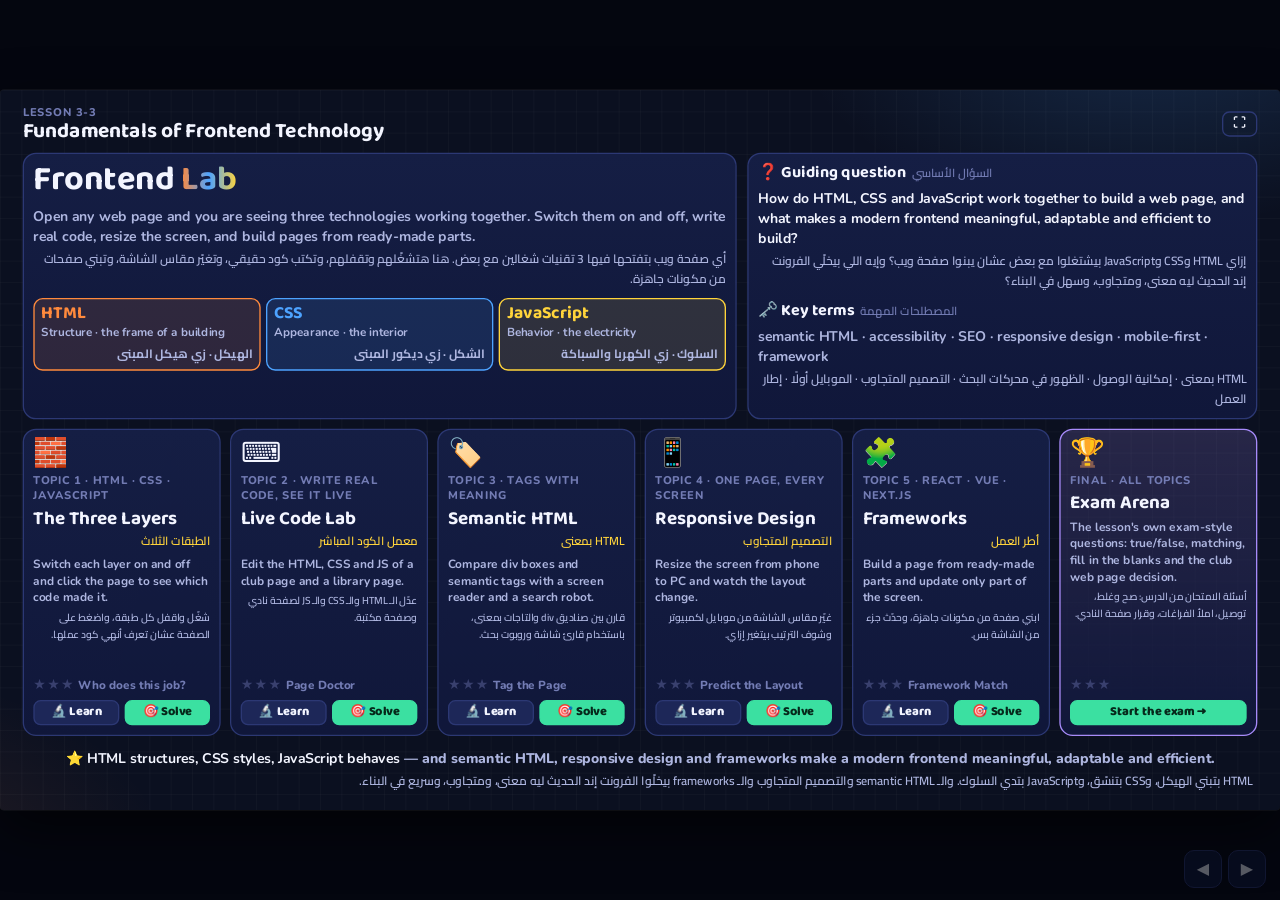
<file: frontend-lab/index.html>
<!DOCTYPE html>
<html lang="en">
<head>
<meta charset="UTF-8">
<meta name="viewport" content="width=device-width, initial-scale=1.0, viewport-fit=cover">
<title>Frontend Lab</title>
<link rel="preconnect" href="https://fonts.googleapis.com">
<link rel="preconnect" href="https://fonts.gstatic.com" crossorigin>
<link href="https://fonts.googleapis.com/css2?family=Baloo+2:wght@600;700;800&family=Nunito:wght@600;700;800&family=JetBrains+Mono:wght@500;700&family=Cairo:wght@500;600;700;800&display=swap" rel="stylesheet">
<style>
:root{
  color-scheme:dark;
  --bg:#0B1020; --bg2:#10173A; --panel:#151E44; --panel2:#1D2758; --line:#2C3874;
  --text:#F3F5FF; --soft:#AEB6E0; --dim:#737CB4;
  --html:#FF8A3D; --css:#4DA3FF; --js:#FFD43B; --mint:#3BE0A1; --coral:#FF6B7A; --violet:#A78BFA;
  --display:'Baloo 2','Trebuchet MS',system-ui,sans-serif;
  --body:'Nunito','Trebuchet MS',system-ui,sans-serif;
  --mono:'JetBrains Mono',ui-monospace,Consolas,monospace;
}
*{box-sizing:border-box}
html{font-size:clamp(14px, calc(.5vw + .8vh), 24px)}
body{
  margin:0;color:var(--text);font-family:var(--body);line-height:1.4;background-color:var(--bg);
  background-image:
    radial-gradient(900px 520px at 90% -10%, rgba(77,163,255,.18), transparent 60%),
    radial-gradient(760px 520px at -10% 110%, rgba(255,138,61,.12), transparent 60%),
    linear-gradient(rgba(255,255,255,.025) 1px, transparent 1px),
    linear-gradient(90deg, rgba(255,255,255,.025) 1px, transparent 1px);
  background-size:auto,auto,32px 32px,32px 32px;background-attachment:fixed;
  -webkit-tap-highlight-color:transparent;
}
button{font:inherit;color:inherit}
:focus-visible{outline:3px solid var(--css);outline-offset:3px}
[hidden]{display:none!important}
.ar{display:block;direction:rtl;text-align:right;font-family:'Cairo',var(--body);font-weight:600;font-size:.86em;line-height:1.65;color:var(--soft);margin-top:4px;letter-spacing:0}
.ar b{color:inherit}
.inl{display:inline;margin:0 .4em 0 0}
.disc li.lit .ar{color:#CFF7E6}
.qprompt .ar{font-size:.62em;color:var(--soft);margin-top:8px;font-weight:700}
.qfeed .ar{border-top:1px dashed rgba(255,255,255,.18);padding-top:6px;margin-top:6px;color:var(--text)}
.opt .ar{font-size:.8em;margin-top:2px}
.tip .ar{color:var(--text);opacity:.85}
.panel h3 .ar,.crumb .ar{display:inline;font-size:.72em;margin:0 0 0 .5em;color:var(--dim)}
.tcard .ar{color:var(--soft)}
.tcard h2 .ar{display:block;font-size:.62em;color:var(--js)}

.screen{min-height:100vh;min-height:100dvh;max-width:1920px;margin:0 auto;display:flex;flex-direction:column;gap:12px;padding:clamp(10px,1.6vh,18px) clamp(12px,2vw,28px);animation:fade .3s ease both}
@keyframes fade{from{opacity:0;transform:translateY(6px)}to{opacity:1;transform:none}}
/* ---------- presentation mode: a fixed 16:9 slide (1920×1080) scaled to fill the screen, like PowerPoint ---------- */
html.pres{font-size:21px}
html.pres body{overflow:hidden;height:100vh;height:100dvh;background:#04060F}
html.pres #app{position:fixed;left:50%;top:50%;width:1920px;height:1080px;transform-origin:center center;overflow:hidden;border-radius:6px;
  box-shadow:0 0 0 1px rgba(255,255,255,.06),0 30px 80px rgba(0,0,0,.6);
  background-color:var(--bg);
  background-image:
    radial-gradient(900px 520px at 90% -10%, rgba(77,163,255,.18), transparent 60%),
    radial-gradient(760px 520px at -10% 110%, rgba(255,138,61,.12), transparent 60%),
    linear-gradient(rgba(255,255,255,.025) 1px, transparent 1px),
    linear-gradient(90deg, rgba(255,255,255,.025) 1px, transparent 1px);
  background-size:auto,auto,32px 32px,32px 32px}
html.pres .screen{height:1080px;min-height:0;max-width:none;padding:22px 34px;gap:14px}
html.pres .screen > .work, html.pres .screen > .quiz{flex:1;min-height:0}
html.pres .screen .work > *{min-height:0}
html.pres .screen.home{overflow:auto}
html.pres .screen.home .cards{grid-template-columns:repeat(6,1fr);flex:1;min-height:0}
html.pres .screen.home .tcard p{font-size:.85rem}
html.pres .screen.home .hero .panel{gap:10px}
.slideNav{display:none}
html.pres .slideNav{display:flex;position:fixed;right:14px;bottom:12px;gap:6px;z-index:5;opacity:.35;transition:opacity .2s}
html.pres .slideNav:hover{opacity:1}
.slideNav button{width:38px;height:38px;border-radius:10px;border:1px solid #2C3874;background:#10173A;color:#F3F5FF;cursor:pointer;font-size:16px}

/* ---------- buttons ---------- */
.btn{display:inline-flex;align-items:center;justify-content:center;gap:.4em;font-family:var(--display);font-weight:800;font-size:1.05rem;
  padding:.45em 1em;border-radius:14px;border:2px solid var(--line);background:var(--panel2);cursor:pointer;transition:transform .12s, background .2s, border-color .2s;line-height:1.1}
.btn:hover{transform:translateY(-2px);border-color:var(--soft)}
.btn:active{transform:translateY(1px)}
.btn.primary{background:var(--mint);border-color:var(--mint);color:#06281B}
.btn.ghost{background:transparent}
.btn.small{font-size:.9rem;padding:.35em .8em;border-radius:11px}
.btn.on{background:var(--css);border-color:var(--css);color:#04203F}
.btn[disabled]{opacity:.45;pointer-events:none}

/* ---------- top bar ---------- */
.top{display:flex;align-items:center;gap:12px;flex-wrap:wrap}
.top .crumb{flex:1;min-width:200px}
.top .crumb small{display:block;color:var(--dim);font-weight:800;font-size:.8rem;letter-spacing:.06em;text-transform:uppercase}
.top .crumb b{font-family:var(--display);font-size:1.5rem;line-height:1.1}
.seg{display:inline-flex;background:var(--panel);border:2px solid var(--line);border-radius:14px;padding:3px;gap:3px}
.seg button{border:0;background:transparent;padding:.35em .9em;border-radius:10px;font-family:var(--display);font-weight:800;cursor:pointer;color:var(--soft);font-size:1rem}
.seg button.on{background:var(--text);color:var(--bg)}

.panel{background:linear-gradient(180deg,var(--panel),var(--bg2));border:2px solid var(--line);border-radius:20px;padding:14px;display:flex;flex-direction:column;gap:10px;min-width:0}
.panel h3{margin:0;font-family:var(--display);font-size:1.15rem;line-height:1.1}
.panel .sub{color:var(--soft);font-size:.9rem;margin:-6px 0 0}
.scroll{overflow:auto}

/* ---------- discover list ---------- */
.disc ol{list-style:none;margin:0;padding:0;display:flex;flex-direction:column;gap:8px;counter-reset:d}
.disc li{counter-increment:d;display:flex;gap:10px;align-items:flex-start;padding:9px 10px;border-radius:14px;border:2px dashed var(--line);color:var(--dim);font-weight:700;font-size:.95rem;transition:all .4s}
.disc li::before{content:counter(d);flex:0 0 auto;width:1.6em;height:1.6em;border-radius:50%;display:grid;place-items:center;background:var(--panel2);font-family:var(--display);font-weight:800;font-size:.9rem}
.disc li.lit{color:var(--text);border-style:solid;border-color:var(--mint);background:rgba(59,224,161,.09);animation:pop .5s}
.disc li.lit::before{content:'✓';background:var(--mint);color:#06281B}
.disc .prog{font-weight:800;color:var(--soft);font-size:.85rem}
.disc .prog b{color:var(--mint)}
@keyframes pop{0%{transform:scale(.96)}50%{transform:scale(1.03)}100%{transform:scale(1)}}
.doneBox{border:2px solid var(--mint);background:rgba(59,224,161,.1);border-radius:14px;padding:10px;font-weight:800;display:flex;flex-direction:column;gap:8px}

/* ---------- layer colours ---------- */
.L-html{--c:var(--html)} .L-css{--c:var(--css)} .L-js{--c:var(--js)}
.tagc{display:inline-block;padding:.05em .55em;border-radius:8px;font-family:var(--mono);font-weight:700;font-size:.85em;background:color-mix(in srgb,var(--c) 22%,transparent);color:var(--c);border:1px solid color-mix(in srgb,var(--c) 60%,transparent)}

/* ---------- code viewer ---------- */
.codebox{border:2px solid color-mix(in srgb,var(--c,var(--line)) 55%,var(--line));border-radius:14px;background:#0A0F24;display:flex;flex-direction:column;min-height:0;overflow:hidden;transition:opacity .3s, filter .3s}
.codebox .ch{display:flex;align-items:center;gap:8px;padding:6px 10px;background:color-mix(in srgb,var(--c,var(--line)) 16%,#0A0F24);font-weight:800;font-size:.9rem}
.codebox .ch .fn{font-family:var(--mono);color:var(--c,var(--soft))}
.codebox .ch .st{margin-left:auto;font-size:.75rem;color:var(--soft)}
.codebox.off{opacity:.35;filter:grayscale(.8)}
.cbody{overflow:auto;padding:6px 0;font-family:var(--mono);font-size:.78rem;line-height:1.55;min-height:0;flex:1;position:relative}
.ln{display:flex;white-space:pre;padding-right:10px;transition:background .3s}
.ln .no{flex:0 0 2.6em;text-align:right;padding-right:.9em;color:#475089;user-select:none}
.ln.hl{background:color-mix(in srgb,var(--c,var(--mint)) 28%,transparent);box-shadow:inset 4px 0 0 var(--c,var(--mint))}
.ln.dim{opacity:.32}
.cbody i{font-style:normal}
i.t{color:#FF9E64} i.p{color:#6E78B8} i.a{color:#7DCFFF} i.s{color:#9ECE6A} i.k{color:#C792EA} i.n{color:#FF9E64} i.c{color:#5A6399} i.sel{color:#FFC777} i.pr{color:#7DCFFF} i.f{color:#82AAFF}

/* ---------- browser frame ---------- */
.browser{border-radius:14px;overflow:hidden;border:2px solid var(--line);background:#fff;display:flex;flex-direction:column;min-height:0}
.browser .bar{display:flex;align-items:center;gap:6px;background:#1A2350;padding:6px 10px;font-size:.8rem;color:var(--soft);font-family:var(--mono)}
.browser .bar i{width:10px;height:10px;border-radius:50%;display:inline-block;background:#FF6B7A}
.browser .bar i:nth-child(2){background:#FFD43B}.browser .bar i:nth-child(3){background:#3BE0A1}
.browser .bar span{margin-left:8px;background:#0E1536;padding:2px 10px;border-radius:8px;flex:1;overflow:hidden;text-overflow:ellipsis;white-space:nowrap}
.browser iframe{border:0;width:100%;flex:1;min-height:260px;background:#fff;display:block}

/* ---------- toggles ---------- */
.layerBar{display:flex;gap:10px;flex-wrap:wrap}
.ltog{flex:1;min-width:150px;display:flex;align-items:center;gap:10px;padding:8px 12px;border-radius:14px;border:2px solid var(--c);background:color-mix(in srgb,var(--c) 14%,transparent);cursor:pointer;text-align:left}
.ltog .sw{width:2.6em;height:1.45em;border-radius:99px;background:var(--c);position:relative;flex:0 0 auto;transition:background .2s}
.ltog .sw::after{content:'';position:absolute;top:.18em;left:1.3em;width:1.1em;height:1.1em;border-radius:50%;background:#fff;transition:left .2s}
.ltog b{font-family:var(--display);font-size:1.1rem;color:var(--c);display:block;line-height:1}
.ltog small{color:var(--soft);font-weight:700;font-size:.8rem}
.ltog.off{background:transparent;border-color:var(--line)}
.ltog.off .sw{background:#39406E}.ltog.off .sw::after{left:.18em}
.ltog.off b{color:var(--dim)}

.tip{border-radius:14px;padding:10px 12px;background:var(--panel2);border:2px solid var(--line);font-weight:700;min-height:3.2em}
.tip.good{border-color:var(--mint)} .tip.warn{border-color:var(--js)}

/* ---------- home ---------- */
.hero{display:grid;grid-template-columns:1.4fr 1fr;gap:16px;align-items:stretch}
.hero h1{font-family:var(--display);font-size:clamp(2rem,4vw,3.2rem);line-height:1;margin:0}
.hero h1 span{background:linear-gradient(90deg,var(--html),var(--css),var(--js));-webkit-background-clip:text;background-clip:text;color:transparent}
.hero p{margin:0;color:var(--soft);font-weight:700}
.trio{display:flex;gap:8px;flex-wrap:wrap}
.trio div{flex:1;min-width:120px;border-radius:14px;padding:8px 10px;border:2px solid var(--c);background:color-mix(in srgb,var(--c) 12%,transparent)}
.trio b{font-family:var(--display);color:var(--c);font-size:1.25rem;display:block;line-height:1}
.trio small{font-weight:700;color:var(--soft)}
.cards{display:grid;grid-template-columns:repeat(auto-fill,minmax(240px,1fr));gap:14px}
.tcard{padding:14px;border-radius:20px;border:2px solid var(--line);background:linear-gradient(180deg,var(--panel),var(--bg2));display:flex;flex-direction:column;gap:8px}
.tcard .ic{font-size:2rem;line-height:1}
.tcard .num{color:var(--dim);font-weight:800;font-size:.8rem;letter-spacing:.06em;text-transform:uppercase}
.tcard h2{margin:0;font-family:var(--display);font-size:1.35rem;line-height:1.05}
.tcard p{margin:0;color:var(--soft);font-weight:700;font-size:.9rem;flex:1}
.tcard .row{display:flex;gap:8px;flex-wrap:wrap}
.tcard .row .btn{flex:1}
.stars{color:var(--js);letter-spacing:2px;font-size:1rem}
.stars .e{color:#39406E}
.tcard.exam{border-color:var(--violet);background:linear-gradient(180deg,rgba(167,139,250,.18),var(--bg2))}
.takeaway{font-weight:800;color:var(--soft);text-align:center;padding:6px}
.takeaway b{color:var(--text)}

/* ---------- layouts ---------- */
.work{display:grid;gap:12px}
.g-t1{grid-template-columns:1.25fr 1fr .8fr}
.g-t2{grid-template-columns:1fr 1fr .75fr}
.g-t3{grid-template-columns:.85fr 1.3fr .8fr}
.g-t4{grid-template-columns:1.6fr .9fr}
.g-t5{grid-template-columns:1.7fr .75fr}
@media (max-width:899px){ .g-t1,.g-t2,.g-t3,.g-t4,.g-t5,.hero{grid-template-columns:1fr} }

/* T1 */
.t1stage{display:grid;grid-template-columns:1fr 9em;gap:10px;min-height:0;flex:1}
@media (max-width:700px){.t1stage{grid-template-columns:1fr}.t1stage .browser iframe{min-height:380px}.house{flex-direction:row}.house svg{max-width:9em}}
.house{display:flex;flex-direction:column;gap:6px;align-items:center;justify-content:center}
.house svg{width:100%;height:auto}
.house .lbl{font-size:.72rem;font-weight:800;text-align:center;line-height:1.3}
.house .lbl span{display:block;color:var(--dim);transition:color .3s}
.house .lbl span.on{color:var(--c)}
#hs .frame{stroke:var(--html);stroke-width:2.5;fill:none;transition:opacity .3s}
#hs .wall{fill:transparent;transition:fill .4s}
#hs.c-on .wall{fill:#4DA3FF}
#hs .roof{fill:transparent;transition:fill .4s}
#hs.c-on .roof{fill:#FF6B7A}
#hs .door{fill:transparent;transition:fill .4s}
#hs.c-on .door{fill:#8A5A2B}
#hs .win{fill:#1A2350;transition:fill .3s}
#hs.c-on .win{fill:#CFE8FF}
#hs.j-on .win{fill:#FFE98A}
#hs .glow{opacity:0;transition:opacity .3s}
#hs.j-on .glow{opacity:.55}
#hs.flash .glow{opacity:1}
#hs .wire{stroke:#555E99;stroke-width:2;fill:none;stroke-dasharray:4 3}
#hs.j-on .wire{stroke:var(--js)}
#hs.h-off .frame{opacity:.18;stroke-dasharray:4 4}
#hs.h-off .wall,#hs.h-off .roof,#hs.h-off .door,#hs.h-off .win{fill:transparent!important}
#hs.h-off .glow{opacity:0!important}
.codeStack{display:grid;grid-template-rows:1.25fr 1fr .8fr;gap:8px;min-height:0;flex:1}

/* T2 */
.edTabs{display:flex;gap:6px}
.edTabs button{flex:1;border:2px solid var(--c);background:transparent;color:var(--c);border-radius:12px 12px 0 0;padding:.35em;font-family:var(--mono);font-weight:700;cursor:pointer;opacity:.6}
.edTabs button.on{background:color-mix(in srgb,var(--c) 20%,transparent);opacity:1}
.editor{flex:1;min-height:300px;width:100%;resize:none;border-radius:0 0 14px 14px;border:2px solid var(--c);background:#0A0F24;color:#E6E9FF;font-family:var(--mono);font-size:.82rem;line-height:1.55;padding:10px;tab-size:2;white-space:pre;overflow:auto}
.editor:focus{outline:none;box-shadow:0 0 0 3px color-mix(in srgb,var(--c) 40%,transparent)}
.console{font-family:var(--mono);font-size:.78rem;padding:7px 10px;border-radius:10px;background:#0A0F24;border:2px solid var(--line);color:var(--mint)}
.console.err{color:var(--coral);border-color:var(--coral)}
.mlist{list-style:none;margin:0;padding:0;display:flex;flex-direction:column;gap:8px}
.mlist li{border:2px solid var(--line);border-radius:14px;padding:8px 10px;font-weight:700;font-size:.9rem;display:flex;flex-direction:column;gap:4px}
.mlist li .mh{display:flex;gap:8px;align-items:flex-start}
.mlist li .ck{flex:0 0 auto;width:1.5em;height:1.5em;border-radius:50%;border:2px solid var(--line);display:grid;place-items:center;font-size:.8rem}
.mlist li.ok{border-color:var(--mint);background:rgba(59,224,161,.08)}
.mlist li.ok .ck{background:var(--mint);border-color:var(--mint);color:#06281B}
.mlist .hint{font-family:var(--mono);font-size:.75rem;color:var(--js);background:#0A0F24;border-radius:8px;padding:6px 8px;white-space:pre-wrap}
.mlist .hbtn{align-self:flex-start;font-size:.75rem;color:var(--soft);background:none;border:0;padding:0;cursor:pointer;text-decoration:underline}
.examNote{border:2px dashed var(--violet);border-radius:14px;padding:10px;font-size:.88rem;font-weight:700}
.examNote b{font-family:var(--display)}

/* T3 */
.mock{background:#F1F5FF;color:#1B2140;border-radius:14px;padding:12px;display:flex;flex-direction:column;gap:10px;font-family:Arial,sans-serif;position:relative}
.mock .rg{position:relative;border-radius:10px;transition:box-shadow .3s, transform .3s;padding:10px}
.mock .rg.hdr{background:#3B5BDB;color:#fff}
.mock .rg.hdr h1{margin:0;font-size:1.4rem}
.mock .rg.nv{background:#fff;display:flex;gap:16px}
.mock .rg.nv a{color:#3B5BDB;font-weight:bold;text-decoration:underline}
.mock .rg.mn{background:#fff;min-height:7em}
.mock .rg.mn h2{margin:0 0 6px;font-size:1.15rem}
.mock .rg.mn p{margin:4px 0}
.mock .rg.ft{text-align:center;color:#666;font-size:.85rem}
.mock.tags .rg{box-shadow:0 0 0 3px var(--bc,#999)}
.mock.tags .rg::after{content:attr(data-tag);position:absolute;top:-.8em;right:8px;font-family:var(--mono);font-size:.72rem;font-weight:700;padding:1px 8px;border-radius:8px;background:var(--bc,#999);color:#0B1020}
.mock.div .rg{--bc:#9AA0B8}
.mock.sem .rg{--bc:var(--html)}
.mock .rg.speak{box-shadow:0 0 0 4px var(--js),0 0 22px rgba(255,212,59,.7)!important;transform:scale(1.015)}
.sr{border-radius:14px;padding:10px 12px;background:#0A0F24;border:2px solid var(--js);font-weight:800;min-height:3.4em;display:flex;gap:10px;align-items:center}
.sr .ic{font-size:1.5rem}
.serp{background:#fff;color:#202124;border-radius:14px;padding:12px;font-family:Arial,sans-serif;font-size:.9rem}
.serp .u{color:#4D5156;font-size:.75rem}
.serp .tt{color:#1A0DAB;font-size:1.15rem;margin:2px 0}
.serp .sl{display:flex;gap:14px;color:#1A0DAB;font-size:.85rem;margin-top:4px}
.robot{border-radius:14px;padding:10px 12px;background:var(--panel2);border:2px solid var(--line);font-weight:700;font-size:.9rem}
.robot ul{margin:4px 0 0;padding-left:1.2em}

/* T4 */
.devbar{display:flex;gap:8px;flex-wrap:wrap;align-items:center}
.devbar input[type=range]{flex:1;min-width:160px;accent-color:var(--css)}
.wlabel{font-family:var(--mono);font-weight:700;background:#0A0F24;border-radius:10px;padding:4px 10px;border:2px solid var(--line);min-width:11em;text-align:center}
.rstage{flex:1;min-height:340px;border-radius:16px;background:repeating-linear-gradient(45deg,#0E1536,#0E1536 12px,#111A40 12px,#111A40 24px);border:2px solid var(--line);position:relative;overflow:hidden;display:flex;justify-content:center;align-items:flex-start;padding:12px}
.rdev{background:#000;border-radius:14px;padding:6px;box-shadow:0 10px 30px rgba(0,0,0,.5);transition:width .25s, height .25s}
.rdev.phone{border-radius:26px;padding:10px 6px}
.rdev .clip{overflow:hidden;border-radius:10px;background:#fff;width:100%;height:100%}
.rdev.phone .clip{border-radius:18px}
.rdev iframe{border:0;transform-origin:0 0;display:block;background:#fff}
.cblk{border-radius:10px;margin:2px 6px;transition:all .3s}
.cblk.act{background:rgba(77,163,255,.14);box-shadow:inset 4px 0 0 var(--css)}
.cblk.ina{opacity:.35}
.cblk.pulse{box-shadow:inset 4px 0 0 var(--js),0 0 0 2px var(--js)}

/* T5 */
.sTabs{display:flex;gap:8px;flex-wrap:wrap}
.pal{display:flex;gap:8px;flex-wrap:wrap}
.pal button{font-family:var(--mono);font-weight:700;font-size:.85rem;border:2px solid var(--violet);background:rgba(167,139,250,.14);color:#D9CCFF;border-radius:12px;padding:.45em .8em;cursor:pointer}
.pal button:hover{background:rgba(167,139,250,.3)}
.fwcanvas{background:#F1F5FF;color:#1B2140;border-radius:14px;padding:10px;min-height:12em;display:flex;flex-direction:column;gap:8px;font-family:Arial,sans-serif}
.fwcanvas .empty{color:#8890B0;text-align:center;margin:auto;font-weight:bold}
.cp{animation:drop .35s ease both;border-radius:10px}
@keyframes drop{from{opacity:0;transform:translateY(-14px) scale(.96)}to{opacity:1;transform:none}}
.cp.nav{background:#3B5BDB;color:#fff;padding:10px;display:flex;justify-content:space-between;font-weight:bold}
.cp.nav span{color:#FFD43B}
.cp.card{background:#fff;padding:10px;border-left:6px solid #3B5BDB}
.cp.sign{display:flex;gap:10px;align-items:center}
.cp.sign button{background:#FF6B6B;color:#fff;border:0;border-radius:99px;padding:8px 16px;font-weight:bold;cursor:pointer}
.cp.foot{text-align:center;color:#666;font-size:.85rem;padding:6px}
.meter{display:grid;grid-template-columns:auto 1fr auto;gap:6px 10px;align-items:center;font-weight:800;font-size:.85rem}
.meter .bar{height:14px;border-radius:99px;background:#0A0F24;overflow:hidden}
.meter .bar i{display:block;height:100%;border-radius:99px;transition:width .4s}
.upd{display:grid;grid-template-columns:1fr 1fr;gap:12px}
.mini{background:#F1F5FF;color:#1B2140;border-radius:14px;padding:10px;display:flex;flex-direction:column;gap:6px;font-family:Arial,sans-serif;font-size:.85rem;position:relative}
.mini .part{background:#fff;border-radius:8px;padding:6px 8px;transition:background .2s}
.mini .part.h{background:#3B5BDB;color:#fff;font-weight:bold}
.mini .row2{display:grid;grid-template-columns:1fr 1fr 1fr;gap:6px}
.mini .flash{animation:flash .9s ease}
@keyframes flash{0%,100%{background:#fff;box-shadow:none}30%{background:#FFE066;box-shadow:0 0 0 3px #FFB703}}
.mini .part.h.flash{animation:flashh .9s ease}
@keyframes flashh{0%,100%{background:#3B5BDB}30%{background:#FFB703}}
.mini .loading{position:absolute;inset:0;background:rgba(255,255,255,.92);border-radius:14px;display:grid;place-items:center;font-weight:bold;color:#3B5BDB;font-size:1.1rem}
.mini b.cnt{display:inline-block;padding:0 6px;border-radius:6px}
.mini b.cnt.flash{animation:flash .9s ease}
.fwc{display:grid;grid-template-columns:repeat(3,1fr);gap:10px}
@media (max-width:700px){.fwc,.upd{grid-template-columns:1fr}}
.fw{border:2px solid var(--line);border-radius:16px;padding:12px;cursor:pointer;background:var(--panel2);text-align:left;display:flex;flex-direction:column;gap:6px}
.fw .lg{width:2.4em;height:2.4em;border-radius:12px;display:grid;place-items:center;font-family:var(--display);font-weight:800;font-size:1.2rem;color:#0B1020}
.fw b{font-family:var(--display);font-size:1.25rem}
.fw.open{border-color:var(--c)}
.fw small{color:var(--soft);font-weight:700}

/* ---------- quiz ---------- */
.quiz{display:flex;flex-direction:column;gap:12px;flex:1;min-height:0}
.qtop{display:flex;align-items:center;gap:12px;flex-wrap:wrap}
.dots{display:flex;gap:5px;flex-wrap:wrap;flex:1}
.dots span{width:14px;height:14px;border-radius:50%;background:var(--panel2);border:2px solid var(--line)}
.dots span.done{background:var(--mint);border-color:var(--mint)}
.dots span.bad{background:var(--coral);border-color:var(--coral)}
.dots span.now{border-color:var(--text);transform:scale(1.25)}
.miss{font-weight:800;color:var(--soft)}
.qcard{flex:1;min-height:0;overflow:auto;padding:clamp(14px,2.4vh,26px)}
.qtag{align-self:flex-start;font-weight:800;font-size:.8rem;letter-spacing:.05em;text-transform:uppercase;color:var(--violet);border:2px solid var(--violet);border-radius:99px;padding:2px 10px}
.qprompt{margin:0;font-family:var(--display);font-size:clamp(1.3rem,2.4vw,1.9rem);line-height:1.15}
.qgrid{display:grid;gap:16px;align-items:start}
.qgrid.v{grid-template-columns:1.1fr 1fr}
@media (max-width:899px){.qgrid.v{grid-template-columns:1fr}}
.qvisual{display:flex;flex-direction:column;gap:8px;min-width:0}
.opts{display:grid;gap:10px}
.opts.c3{grid-template-columns:repeat(3,1fr)}
.opts.c2{grid-template-columns:repeat(2,1fr)}
@media (max-width:600px){.opts.c3,.opts.c2{grid-template-columns:1fr}}
.opt{border:2px solid var(--c,var(--line));background:color-mix(in srgb,var(--c,#1D2758) 14%,var(--panel2));border-radius:16px;padding:.7em .9em;font-weight:800;font-size:1.05rem;cursor:pointer;text-align:left;transition:transform .12s;display:flex;gap:10px;align-items:center}
.opt:hover{transform:translateY(-2px)}
.opt.big{font-family:var(--display);font-size:1.45rem;justify-content:center;text-align:center;color:var(--c,var(--text))}
.opt .k{flex:0 0 auto;width:1.7em;height:1.7em;border-radius:9px;display:grid;place-items:center;background:#0A0F24;font-family:var(--display)}
.opt.right{border-color:var(--mint)!important;background:rgba(59,224,161,.22)!important;color:var(--text)}
.opt.wrong{border-color:var(--coral)!important;background:rgba(255,107,122,.2)!important;animation:shake .35s}
.opt[disabled]{cursor:default}
.opt[disabled]:hover{transform:none}
@keyframes shake{0%,100%{transform:translateX(0)}25%{transform:translateX(-6px)}75%{transform:translateX(6px)}}
.qfeed{border-radius:14px;padding:10px 14px;font-weight:700;border:2px solid var(--mint);background:rgba(59,224,161,.1)}
.qfeed.bad{border-color:var(--coral);background:rgba(255,107,122,.1)}
.qfeed b{font-family:var(--display);font-size:1.1rem}
.qnext{display:flex;justify-content:flex-end}

/* ---------- question card: centered in height and width, bigger text ---------- */
.qcard{display:flex;flex-direction:column;
  background:radial-gradient(900px 420px at 50% 0%, rgba(167,139,250,.10), transparent 70%),linear-gradient(180deg,var(--panel),var(--bg2))}
.qin{margin:auto;width:100%;max-width:1180px;display:flex;flex-direction:column;align-items:center;gap:clamp(12px,2vh,22px);text-align:center;padding:4px 0}
.qin.wide{max-width:1640px;gap:16px}
.qin.wide .qprompt{font-size:clamp(1.5rem,2.6vw,2.1rem)}
.qin.wide .qgrid.v{align-items:start}
.qin .qtag{align-self:center;font-size:.85rem;padding:4px 16px}
.qin .qprompt{font-size:clamp(1.7rem,3.4vw,2.7rem);line-height:1.18;max-width:28em;text-wrap:balance}
.qin .qprompt .ar{text-align:center;font-size:.6em;margin-top:12px;color:var(--soft)}
.qin .qgrid{width:100%}
.qin .qgrid.v{text-align:left}
.qin .qbody{display:flex;flex-direction:column;gap:14px;width:100%}
.qin .opts{gap:16px}
.qin .opt{font-size:1.2rem;padding:.75em 1.1em;border-radius:20px;box-shadow:0 6px 0 rgba(0,0,0,.25)}
.qin .opt:hover{transform:translateY(-3px);box-shadow:0 9px 0 rgba(0,0,0,.25)}
.qin .opt.big{font-size:clamp(1.6rem,2.6vw,2.2rem);padding:.85em .6em;min-height:3.6em;flex-direction:column;gap:4px}
.qin .opt.big .ar{text-align:center}
.qin .opt .ar{text-align:right}
.qin .opt:not(.big) > span:last-child{flex:1;text-align:left}
.qin .opt .k{width:2em;height:2em;font-size:1.05rem}
.qin .qfeed{width:100%;text-align:left;font-size:1.05rem;padding:14px 18px}
.qin .qfoot{width:100%;display:flex;gap:16px;align-items:stretch}
.qin .qfoot:empty,.qin .qfoot:has(> [hidden]:first-child + [hidden]){display:none}
.qin .qfoot .qfeed{flex:1;width:auto}
.qin .qnext{width:auto;justify-content:center;align-items:center}
.qin .opts.c2 .opt{min-height:3.8em}
@media (max-width:700px){.qin .qfoot{flex-direction:column}}
.qin .qnext .btn{font-size:1.3rem;padding:.6em 2.2em}
.qin .tin{width:100%;max-width:760px;margin:0 auto}
.qin .tin input{text-align:center;font-size:1.6rem}
.qin .passage{text-align:left}
.qin .chips{justify-content:center}
.qin .chip{font-size:1.15rem;padding:.5em 1.1em}
.qin .wire{width:100%;max-width:900px;margin:0 auto}
.qin .thumb{max-width:7em}
.tin{display:flex;gap:10px;flex-wrap:wrap}
.tin input{flex:1;min-width:200px;font:inherit;font-weight:800;font-size:1.3rem;padding:.5em .8em;border-radius:14px;border:2px solid var(--line);background:#0A0F24;color:var(--text)}
.tin input:focus{outline:none;border-color:var(--css)}
.chips{display:flex;gap:8px;flex-wrap:wrap}
.chip{border:2px solid var(--c,var(--violet));background:color-mix(in srgb,var(--c,var(--violet)) 16%,transparent);border-radius:12px;padding:.4em .9em;font-weight:800;cursor:pointer;font-size:1rem;font-family:var(--mono)}
.chip.sel{background:var(--c,var(--violet));color:#0B1020;transform:scale(1.06)}
.zone{display:inline-flex;min-width:7em;min-height:1.8em;align-items:center;justify-content:center;border:2px dashed var(--soft);border-radius:10px;padding:0 .6em;cursor:pointer;font-family:var(--mono);font-weight:700;vertical-align:middle;transition:all .2s;background:rgba(255,255,255,.04)}
.zone.ready{border-color:var(--js);background:rgba(255,212,59,.12)}
.zone.filled{border-style:solid;border-color:var(--mint);background:rgba(59,224,161,.18);cursor:default}
.zone.bad{animation:shake .35s;border-color:var(--coral)}
.passage{font-size:1.2rem;line-height:2.2;font-weight:700}
.wire{display:grid;gap:8px;background:#F1F5FF;border-radius:14px;padding:10px;color:#1B2140}
.wire .zone{display:flex;width:100%;min-height:3.4em;flex-direction:column;border-color:#8890B0;color:#1B2140;background:#fff;text-align:center;font-family:Arial,sans-serif;font-weight:bold;font-size:.85rem}
.wire .zone small{color:#6A7090;font-weight:normal}
.wire .zone.ready{border-color:#FFB703;background:#FFF6D6}
.wire .zone.filled{border-color:#2B8A3E;background:#E3FAE9}
.wire .zone .tg{font-family:var(--mono);color:#E8590C;font-size:1rem}
.result{align-items:center;text-align:center;justify-content:center;gap:14px}
.result .big{font-size:clamp(2.6rem,7vw,4.4rem);letter-spacing:6px;color:var(--js)}
.result h2{margin:0;font-family:var(--display);font-size:2rem}
.result .row{display:flex;gap:10px;flex-wrap:wrap;justify-content:center}
.snip{font-family:var(--mono);font-size:.8rem;background:#0A0F24;border-radius:10px;padding:8px 10px;border:2px solid var(--line);white-space:pre-wrap;line-height:1.5}
.snip .bug{color:var(--coral);text-decoration:line-through}
.snip .fix{color:var(--mint)}
.thumb{display:grid;gap:4px;width:100%;max-width:9em;margin:auto}
.thumb i{display:block;height:1.4em;border-radius:4px;background:var(--css)}
.symptom{font-weight:800;border-left:5px solid var(--coral);padding:6px 10px;background:rgba(255,107,122,.08);border-radius:0 10px 10px 0}
</style>
</head>
<body>
<div id="app"></div>
<div class="slideNav"><button id="navPrev" title="Previous (←)">◀</button><button id="navNext" title="Next (→)">▶</button></div>
<script>
/* =========================================================
   Frontend Lab — Lesson 3-3: Fundamentals of Frontend Technology
   ========================================================= */
const $ = (s, r = document) => r.querySelector(s);
const $$ = (s, r = document) => [...r.querySelectorAll(s)];
const app = $('#app');
const shuffle = a => { a = a.slice(); for (let i = a.length - 1; i > 0; i--) { const j = Math.floor(Math.random() * (i + 1)); [a[i], a[j]] = [a[j], a[i]]; } return a; };
const esc = s => String(s).replace(/&/g, '&amp;').replace(/</g, '&lt;').replace(/>/g, '&gt;');

const Store = {
  key: 'frontend-lab-3-3',
  get() { try { return JSON.parse(localStorage.getItem(this.key)) || {}; } catch (e) { return {}; } },
  set(d) { try { localStorage.setItem(this.key, JSON.stringify(d)); } catch (e) {} },
  stars(id) { return (this.get().stars || {})[id] || 0; },
  saveStars(id, n) { const d = this.get(); d.stars = d.stars || {}; d.stars[id] = Math.max(d.stars[id] || 0, n); this.set(d); }
};

/* ---------- cleanup between screens ---------- */
let cleanups = [];
const onCleanup = f => cleanups.push(f);
let onMsg = null;
window.addEventListener('message', e => { if (onMsg && e.data && e.data.lab) onMsg(e.data, e.source); });

/* ---------- syntax highlight ---------- */
function hl(line, lang) {
  const e = esc(line);
  if (lang === 'html') {
    return e.replace(/(&lt;!--.*?--&gt;)|(&lt;\/?)([a-zA-Z][\w-]*)|(\s)([a-zA-Z-]+)(?==)|("[^"]*")|(\/?&gt;)/g,
      (m, com, lt, tag, sp, attr, str, gt) => {
        if (com) return `<i class="c">${com}</i>`;
        if (tag) return `<i class="p">${lt}</i><i class="t">${tag}</i>`;
        if (attr) return `${sp}<i class="a">${attr}</i>`;
        if (str) return `<i class="s">${str}</i>`;
        if (gt) return `<i class="p">${gt}</i>`;
        return m;
      });
  }
  if (lang === 'css') {
    if (/^\s*\/\*/.test(line)) return `<i class="c">${e}</i>`;
    let sel = '', rest = e;
    const k = e.indexOf('{');
    if (k >= 0) { sel = e.slice(0, k); rest = e.slice(k); }
    if (sel) sel = /@media/.test(sel) ? sel.replace(/(@media)(.*)/, '<i class="k">$1</i><i class="s">$2</i>') : `<i class="sel">${sel}</i>`;
    rest = rest.replace(/(\/\*.*?\*\/)|([a-z-]+)(\s*:)|(#[0-9a-fA-F]{3,8})\b|(\d+(?:\.\d+)?(?:px|%|em|rem|fr|vw)?)/g,
      (m, com, prop, col, hex, num) => {
        if (com) return `<i class="c">${com}</i>`;
        if (prop) return `<i class="pr">${prop}</i>${col}`;
        if (hex) return `<i class="n">${hex}</i>`;
        if (num) return `<i class="n">${num}</i>`;
        return m;
      });
    return sel + rest;
  }
  // js / jsx-ish
  return e.replace(/(\/\/.*$)|("[^"]*"|'[^']*'|`[^`]*`)|\b(let|const|var|function|return|if|else|new|true|false|null|import|from|export|default)\b|\b(\d+)\b|\.([a-zA-Z_]\w*)(?=\s*\()|(&lt;\/?)([A-Za-z][\w]*)/g,
    (m, com, str, kw, num, fn, lt, tag) => {
      if (com) return `<i class="c">${com}</i>`;
      if (str) return `<i class="s">${str}</i>`;
      if (kw) return `<i class="k">${kw}</i>`;
      if (num) return `<i class="n">${num}</i>`;
      if (fn) return `.<i class="f">${fn}</i>`;
      if (tag) return `<i class="p">${lt}</i><i class="t">${tag}</i>`;
      return m;
    });
}
function codeLines(code, lang, start = 1) {
  return code.split('\n').map((l, i) => `<div class="ln" data-n="${i + start}"><span class="no">${i + start}</span><span class="tx">${hl(l, lang) || ' '}</span></div>`).join('');
}
function scrollToLine(box, ln) {
  if (!box || !ln) return;
  box.scrollTop = Math.max(0, ln.offsetTop - box.clientHeight / 2);
}

/* ---------- iframe page builder ---------- */
const BRIDGE = `<script>
document.addEventListener('click',function(e){var a=e.target.closest&&e.target.closest('a');if(a)e.preventDefault();var t=e.target;parent.postMessage({lab:'click',tag:t.tagName.toLowerCase(),id:t.id||''},'*');},true);
document.addEventListener('input',function(e){parent.postMessage({lab:'input',value:e.target.value||''},'*');});
document.addEventListener('keydown',function(e){var t=e.target;if(t.tagName==='INPUT'||t.tagName==='TEXTAREA')return;if(['ArrowRight','ArrowLeft','PageDown','PageUp'].indexOf(e.key)>-1){e.preventDefault();parent.postMessage({lab:'key',key:e.key},'*');}});
window.onerror=function(m){parent.postMessage({lab:'error',msg:String(m)},'*');};
<\/script>`;
function pageDoc({ html = '', css = null, js = null, viewport = true }) {
  return `<!doctype html><html><head><meta charset="utf-8">${viewport ? '<meta name="viewport" content="width=device-width,initial-scale=1">' : ''}${BRIDGE}${css != null ? `<style>${css}</style>` : ''}</head><body>${html}${js != null ? `<script>try{${js}\n}catch(err){parent.postMessage({lab:'error',msg:String(err.message||err)},'*')}<\/script>` : ''}</body></html>`;
}

/* ---------- shared page code (Robotics Club) ---------- */
const CLUB = {
  html: `<header>
  <h1>Robotics Club</h1>
  <nav><a href="#">Events</a> <a href="#">Join</a></nav>
</header>
<main>
  <h2>Upcoming Events</h2>
  <ul>
    <li>Robot Race – Monday</li>
    <li>Code Night – Wednesday</li>
    <li>Science Fair – Friday</li>
  </ul>
  <button id="signup">Sign me up!</button>
  <p>Signed up: <span id="count">0</span></p>
</main>
<footer>© School Robotics Club</footer>`,
  css: `body { font-family: sans-serif; margin: 0; background: #f1f5ff; }
header { background: #3b5bdb; color: white; padding: 16px; }
h1 { margin: 0; }
nav a { color: #ffd43b; margin-right: 12px; }
main { padding: 16px; }
li { background: white; margin: 6px 0; padding: 10px; border-radius: 8px; }
button { background: #ff6b6b; color: white; border: none; padding: 12px 20px; border-radius: 99px; font-size: 18px; }
footer { text-align: center; color: #666; padding: 10px; }`,
  js: `let count = 0;
const button = document.querySelector("#signup");
button.addEventListener("click", function () {
  count = count + 1;
  document.querySelector("#count").textContent = count;
});`
};
const LIBRARY = {
  html: `<header>
  <h1>📚 School Library</h1>
</header>
<main>
  <input id="search" placeholder="Type to search books...">
  <ul id="books">
    <li>Harry and the Robot</li>
    <li>The Secret Garden</li>
    <li>Coding for Kids</li>
    <li>The Little Prince</li>
    <li>Space Explorers</li>
  </ul>
</main>`,
  css: `body { font-family: sans-serif; margin: 0; background: #fff8e7; }
header { background: #2b8a3e; color: white; padding: 16px; }
h1 { margin: 0; }
main { padding: 16px; }
input { width: 100%; padding: 12px; font-size: 18px; border: 2px solid #2b8a3e; border-radius: 10px; box-sizing: border-box; }
ul { padding: 0; }
li { background: white; margin: 8px 0; padding: 12px; border-radius: 8px; list-style: none; border-left: 6px solid #2b8a3e; }`,
  js: `const search = document.querySelector("#search");
search.addEventListener("input", function () {
  const text = search.value.toLowerCase();
  const books = document.querySelectorAll("#books li");
  books.forEach(function (book) {
    const title = book.textContent.toLowerCase();
    if (title.includes(text)) {
      book.style.display = "block";
    } else {
      book.style.display = "none";
    }
  });
});`
};

/* ---------- topics ---------- */
const TOPICS = [
  { n: 1, icon: '🧱', title: 'The Three Layers', arT: 'الطبقات الثلاث', sub: 'HTML · CSS · JavaScript', learn: 'Switch each layer on and off and click the page to see which code made it.', arL: 'شغّل واقفل كل طبقة، واضغط على الصفحة عشان تعرف أنهي كود عملها.', solve: 'Who does this job?' },
  { n: 2, icon: '⌨️', title: 'Live Code Lab', arT: 'معمل الكود المباشر', sub: 'Write real code, see it live', learn: 'Edit the HTML, CSS and JS of a club page and a library page.', arL: 'عدّل الـ HTML والـ CSS والـ JS لصفحة نادي وصفحة مكتبة.', solve: 'Page Doctor' },
  { n: 3, icon: '🏷️', title: 'Semantic HTML', arT: 'HTML بمعنى', sub: 'Tags with meaning', learn: 'Compare div boxes and semantic tags with a screen reader and a search robot.', arL: 'قارن بين صناديق div والتاجات بمعنى، باستخدام قارئ شاشة وروبوت بحث.', solve: 'Tag the Page' },
  { n: 4, icon: '📱', title: 'Responsive Design', arT: 'التصميم المتجاوب', sub: 'One page, every screen', learn: 'Resize the screen from phone to PC and watch the layout change.', arL: 'غيّر مقاس الشاشة من موبايل لكمبيوتر وشوف الترتيب بيتغير إزاي.', solve: 'Predict the Layout' },
  { n: 5, icon: '🧩', title: 'Frameworks', arT: 'أطر العمل', sub: 'React · Vue · Next.js', learn: 'Build a page from ready-made parts and update only part of the screen.', arL: 'ابني صفحة من مكونات جاهزة، وحدّث جزء من الشاشة بس.', solve: 'Framework Match' },
];
const starHTML = n => `<span class="stars">${'★'.repeat(n)}<span class="e">${'★'.repeat(3 - n)}</span></span>`;

/* ---------- common chrome ---------- */
function topBar(t, mode) {
  const tabs = t ? `<div class="seg"><button data-go="#t${t.n}-learn" class="${mode === 'learn' ? 'on' : ''}">🔬 Learn</button><button data-go="#t${t.n}-solve" class="${mode === 'solve' ? 'on' : ''}">🎯 Solve</button></div>` : '';
  return `<header class="top">
    <button class="btn small ghost" data-go="#home">← Home</button>
    <div class="crumb"><small>Lesson 3-3 · ${t ? 'Topic ' + t.n : 'Final'}</small><b>${t ? t.icon + ' ' + t.title : '🏆 Exam Arena'}</b></div>
    ${tabs}
    <button class="btn small ghost" id="fsBtn" title="Full screen">⛶</button>
  </header>`;
}
function wireChrome() {
  $$('[data-go]').forEach(b => b.onclick = () => { location.hash = b.dataset.go; });
  const fs = $('#fsBtn');
  if (fs) fs.onclick = () => { if (!document.fullscreenElement) document.documentElement.requestFullscreen?.(); else document.exitFullscreen?.(); };
}

/* ---------- discover panel ---------- */
function discoverPanel(points, nextHash) {
  return `<aside class="panel disc scroll">
    <h3>💡 What we discover<span class="ar">ما اكتشفناه</span></h3>
    <div class="prog"><b class="dc">0</b> / ${points.length} found</div>
    <ol>${points.map((p, i) => `<li data-i="${i}"><span>${p}</span></li>`).join('')}</ol>
    <div class="doneBox" hidden>🎉 You found everything! Ready for the mission?<span class="ar">اكتشفت كل حاجة! جاهز للمهمة؟</span>
      <button class="btn primary" data-go="${nextHash}">🎯 Go to Solve</button></div>
  </aside>`;
}
function makeDiscover(total) {
  const found = new Set();
  return function light(i) {
    if (found.has(i)) return;
    found.add(i);
    const li = $(`.disc li[data-i="${i}"]`);
    if (li) li.classList.add('lit');
    const dc = $('.disc .dc'); if (dc) dc.textContent = found.size;
    if (found.size === total) { const d = $('.disc .doneBox'); if (d) d.hidden = false; }
  };
}

/* =========================================================
   HOME
   ========================================================= */
function screenHome() {
  app.innerHTML = `<div class="screen home">
    <header class="top"><div class="crumb"><small>Lesson 3-3</small><b>Fundamentals of Frontend Technology</b></div>
      <button class="btn small ghost" id="fsBtn" title="Full screen">⛶</button></header>
    <section class="hero">
      <div class="panel" style="gap:14px">
        <h1>Frontend <span>Lab</span></h1>
        <p>Open any web page and you are seeing three technologies working together. Switch them on and off, write real code, resize the screen, and build pages from ready-made parts.<span class="ar">أي صفحة ويب بتفتحها فيها 3 تقنيات شغالين مع بعض. هنا هتشغّلهم وتقفلهم، وتكتب كود حقيقي، وتغيّر مقاس الشاشة، وتبني صفحات من مكونات جاهزة.</span></p>
        <div class="trio">
          <div class="L-html"><b>HTML</b><small>Structure · the frame of a building</small><small class="ar">الهيكل · زي هيكل المبنى</small></div>
          <div class="L-css"><b>CSS</b><small>Appearance · the interior</small><small class="ar">الشكل · زي ديكور المبنى</small></div>
          <div class="L-js"><b>JavaScript</b><small>Behavior · the electricity</small><small class="ar">السلوك · زي الكهربا والسباكة</small></div>
        </div>
      </div>
      <div class="panel">
        <h3>❓ Guiding question<span class="ar">السؤال الأساسي</span></h3>
        <p style="color:var(--text)">How do HTML, CSS and JavaScript work together to build a web page, and what makes a modern frontend <b>meaningful</b>, <b>adaptable</b> and <b>efficient</b> to build?<span class="ar">إزاي HTML وCSS وJavaScript بيشتغلوا مع بعض عشان يبنوا صفحة ويب؟ وإيه اللي بيخلّي الفرونت إند الحديث ليه معنى، ومتجاوب، وسهل في البناء؟</span></p>
        <h3 style="margin-top:6px">🗝️ Key terms<span class="ar">المصطلحات المهمة</span></h3>
        <p>semantic HTML · accessibility · SEO · responsive design · mobile-first · framework<span class="ar">HTML بمعنى · إمكانية الوصول · الظهور في محركات البحث · التصميم المتجاوب · الموبايل أولًا · إطار العمل</span></p>
      </div>
    </section>
    <section class="cards">
      ${TOPICS.map(t => `<div class="tcard">
        <div class="ic">${t.icon}</div><div class="num">Topic ${t.n} · ${t.sub}</div>
        <h2>${t.title}<span class="ar">${t.arT}</span></h2><p>${t.learn}<span class="ar">${t.arL}</span></p>
        <div>${starHTML(Store.stars('t' + t.n))} <small style="color:var(--dim);font-weight:800">${t.solve}</small></div>
        <div class="row"><button class="btn small" data-go="#t${t.n}-learn">🔬 Learn</button><button class="btn small primary" data-go="#t${t.n}-solve">🎯 Solve</button></div>
      </div>`).join('')}
      <div class="tcard exam">
        <div class="ic">🏆</div><div class="num">Final · All topics</div>
        <h2>Exam Arena</h2><p>The lesson's own exam-style questions: true/false, matching, fill in the blanks and the club web page decision.<span class="ar">أسئلة الامتحان من الدرس: صح وغلط، توصيل، املأ الفراغات، وقرار صفحة النادي.</span></p>
        <div>${starHTML(Store.stars('exam'))}</div>
        <div class="row"><button class="btn small primary" data-go="#exam">Start the exam →</button></div>
      </div>
    </section>
    <div class="takeaway">⭐ <b>HTML structures, CSS styles, JavaScript behaves</b> — and semantic HTML, responsive design and frameworks make a modern frontend meaningful, adaptable and efficient.<span class="ar">HTML بتبني الهيكل، وCSS بتنسّق، وJavaScript بتدي السلوك. والـ semantic HTML والتصميم المتجاوب والـ frameworks بيخلّوا الفرونت إند الحديث ليه معنى، ومتجاوب، وسريع في البناء.</span></div>
  </div>`;
  wireChrome();
}

/* =========================================================
   TOPIC 1 — THE THREE LAYERS (Learn)
   ========================================================= */
function screenT1Learn() {
  const t = TOPICS[0];
  const pts = [
    '<span class="tagc L-html">HTML</span> builds the <b>structure</b> — headings, lists, links, buttons. Without it there is nothing on the page.<span class="ar">HTML بتبني <b>هيكل</b> الصفحة: العناوين والقوائم واللينكات والأزرار. من غيرها الصفحة بتبقى فاضية.</span>',
    '<span class="tagc L-css">CSS</span> adds the <b>appearance</b> — colors, layout, sizes, fonts. Without it the page is plain.<span class="ar">CSS بتدي <b>الشكل</b>: الألوان والترتيب والأحجام والخطوط. من غيرها الصفحة بتبقى سادة.</span>',
    '<span class="tagc L-js">JavaScript</span> adds <b>behavior</b> — it reacts to clicks and updates part of the screen.<span class="ar">JavaScript بتدي <b>السلوك</b>: بتستجيب للضغط وبتحدّث جزء من الشاشة.</span>',
    'Every piece on the page comes from a line of code. Click things to find their HTML and CSS lines.<span class="ar">كل حاجة في الصفحة جاية من سطر كود. اضغط على أي عنصر وشوف سطر الـ HTML والـ CSS بتوعه.</span>',
    'Each layer has its <b>own job</b>, and the page is made by combining all three.<span class="ar">كل طبقة ليها <b>شغلانة لوحدها</b>، والصفحة بتتعمل لما الثلاثة يشتغلوا مع بعض.</span>'
  ];
  app.innerHTML = `<div class="screen fit">${topBar(t, 'learn')}
    <div class="work g-t1">
      <section class="panel">
        <div class="layerBar">
          <button class="ltog L-html" data-l="html"><span class="sw"></span><span><b>HTML</b><small>structure</small></span></button>
          <button class="ltog L-css" data-l="css"><span class="sw"></span><span><b>CSS</b><small>appearance</small></span></button>
          <button class="ltog L-js" data-l="js"><span class="sw"></span><span><b>JavaScript</b><small>behavior</small></span></button>
        </div>
        <div class="t1stage">
          <div class="browser"><div class="bar"><i></i><i></i><i></i><span>robotics-club.html</span></div><iframe id="pv" title="Club page preview"></iframe></div>
          <div class="house">
            <svg id="hs" viewBox="0 0 200 190" aria-label="Building analogy">
              <circle class="glow" cx="72" cy="112" r="26" fill="#FFD43B"/>
              <polygon class="roof" points="25,80 100,22 175,80"/>
              <rect class="wall" x="38" y="80" width="124" height="88"/>
              <rect class="door" x="112" y="118" width="30" height="50"/>
              <rect class="win" x="56" y="98" width="32" height="28"/>
              <g class="frame"><polyline points="25,80 100,22 175,80"/><rect x="38" y="80" width="124" height="88"/><line x1="38" y1="124" x2="162" y2="124"/><line x1="100" y1="80" x2="100" y2="168"/><line x1="38" y1="80" x2="100" y2="124"/><line x1="162" y1="80" x2="100" y2="124"/><rect x="112" y="118" width="30" height="50"/><rect x="56" y="98" width="32" height="28"/></g>
              <path class="wire" d="M72 98 V60 H190 V185"/>
              <line x1="10" y1="169" x2="190" y2="169" stroke="#39406E" stroke-width="3"/>
            </svg>
            <div class="lbl"><span class="L-html" id="lbH">🏗️ Frame = HTML</span><span class="L-css" id="lbC">🎨 Interior = CSS</span><span class="L-js" id="lbJ">💡 Electricity = JS</span></div>
          </div>
        </div>
        <div class="tip" id="tip">👆 Click anything on the page — the heading, an event, the button — to see which code made it. Then try switching the layers off.<span class="ar">اضغط على أي حاجة في الصفحة عشان تعرف أنهي كود عملها، وبعدين جرّب تقفل الطبقات.</span></div>
      </section>
      <section class="panel"><h3>👩‍💻 The code behind the page<span class="ar">الكود اللي ورا الصفحة</span></h3>
        <div class="codeStack">
          <div class="codebox L-html" id="cb-html"><div class="ch"><span class="fn">index.html</span> structure<span class="st">ON</span></div><div class="cbody">${codeLines(CLUB.html, 'html')}</div></div>
          <div class="codebox L-css" id="cb-css"><div class="ch"><span class="fn">style.css</span> appearance<span class="st">ON</span></div><div class="cbody">${codeLines(CLUB.css, 'css')}</div></div>
          <div class="codebox L-js" id="cb-js"><div class="ch"><span class="fn">script.js</span> behavior<span class="st">ON</span></div><div class="cbody">${codeLines(CLUB.js, 'js')}</div></div>
        </div>
      </section>
      ${discoverPanel(pts, '#t1-solve')}
    </div></div>`;
  wireChrome();
  const light = makeDiscover(pts.length);
  const on = { html: true, css: true, js: true };
  const toggled = new Set();
  const pv = $('#pv'), tip = $('#tip'), hs = $('#hs');
  let inspected = 0;
  function setTip(html, cls = '') { tip.innerHTML = html; tip.className = 'tip ' + cls; }
  function clearHL() { $$('.ln.hl').forEach(l => l.classList.remove('hl')); }
  function render() {
    pv.srcdoc = pageDoc({ html: on.html ? CLUB.html : '', css: on.css ? CLUB.css : null, js: on.js ? CLUB.js : null });
    $$('.ltog').forEach(b => b.classList.toggle('off', !on[b.dataset.l]));
    ['html', 'css', 'js'].forEach(l => { const cb = $('#cb-' + l); cb.classList.toggle('off', !on[l]); $('.st', cb).textContent = on[l] ? 'ON' : 'OFF'; });
    hs.classList.toggle('h-off', !on.html); hs.classList.toggle('c-on', on.css); hs.classList.toggle('j-on', on.js);
    $('#lbH').classList.toggle('on', on.html); $('#lbC').classList.toggle('on', on.css && on.html); $('#lbJ').classList.toggle('on', on.js && on.html);
  }
  $$('.ltog').forEach(b => b.onclick = () => {
    const l = b.dataset.l; on[l] = !on[l]; toggled.add(l); clearHL(); render();
    if (l === 'html' && !on.html) { light(0); setTip('🏗️ <b>No HTML = no structure.</b> The page is empty: there is nothing for CSS to style and nothing for JavaScript to control. Even the house has no frame!<span class="ar">من غير HTML مفيش هيكل، فمفيش حاجة الـ CSS تلوّنها ولا الـ JavaScript تتحكم فيها.</span>', 'warn'); }
    else if (l === 'css' && !on.css) { light(1); setTip('🎨 <b>Same content, no style.</b> HTML alone shows plain black text on white. The colors, rounded cards and the red button were all CSS.<span class="ar">نفس المحتوى من غير تنسيق: الألوان والكروت والزرار الأحمر كانوا كلهم CSS.</span>', 'warn'); }
    else if (l === 'js' && !on.js) { setTip('💡 The page still <b>looks</b> the same… now click <b>Sign me up!</b> — does the number change?<span class="ar">الصفحة لسه شكلها حلو… دوس على زرار Sign me up! هل الرقم بيتغير؟</span>', 'warn'); }
    else setTip(`✅ <b>${l === 'js' ? 'JavaScript' : l.toUpperCase()}</b> is back on.<span class="ar">الطبقة رجعت تشتغل تاني.</span>`, 'good');
    if (toggled.size === 3 && on.html && on.css && on.js) light(4);
  });
  onMsg = (d, src) => {
    if (src !== pv.contentWindow) return;
    if (d.lab === 'error') return;
    if (d.lab !== 'click') return;
    clearHL();
    if (d.id === 'signup') {
      if (on.js) {
        light(2);
        const ln = $$('#cb-js .ln').find(l => l.textContent.includes('count = count + 1'));
        const ln2 = $$('#cb-js .ln').find(l => l.textContent.includes('textContent'));
        [ln, ln2].forEach(x => x && x.classList.add('hl'));
        scrollToLine($('#cb-js .cbody'), ln);
        hs.classList.add('flash'); setTimeout(() => hs.classList.remove('flash'), 350);
        setTip('⚡ <b>JavaScript reacted to your click:</b> <code>count = count + 1</code>, then it updated only the number — the rest of the page did not reload.<span class="ar">الـ JavaScript استجابت لضغطتك: زوّدت العدد وحدّثت الرقم بس، من غير ما الصفحة كلها تتحمّل تاني.</span>', 'good');
      } else {
        light(2);
        setTip('🔌 <b>Nothing happens!</b> The button exists (HTML) and looks nice (CSS), but with no JavaScript there is no behavior. Switch JS back on.<span class="ar">مفيش حاجة حصلت! الزرار موجود (HTML) وشكله حلو (CSS)، بس من غير JavaScript مفيش سلوك.</span>', 'warn');
      }
      if (toggled.size === 3 && on.html && on.css && on.js) light(4);
      return;
    }
    const tag = d.tag === 'html' ? 'body' : d.tag;
    const hLines = $$('#cb-html .ln').filter(l => new RegExp('<' + tag + '[\\s>]').test(l.textContent));
    const cLines = $$('#cb-css .ln').filter(l => { const s = l.textContent.replace(/^\s*\d+/, '').split('{')[0]; return l.textContent.includes('{') && s.trim().split(/[\s,]+/).includes(tag); });
    hLines.forEach(l => l.classList.add('hl')); cLines.forEach(l => l.classList.add('hl'));
    scrollToLine($('#cb-html .cbody'), hLines[0]); scrollToLine($('#cb-css .cbody'), cLines[0]);
    const nums = ls => ls.map(l => l.dataset.n).join(', ');
    setTip(`🔎 <span class="tagc L-html">&lt;${tag}&gt;</span> ${hLines.length ? `is built by <b>HTML line ${nums(hLines)}</b>` : 'is the whole page'}${cLines.length ? ` · styled by <b>CSS line ${nums(cLines)}</b>` : ' · it has no CSS rule of its own'}.<span class="ar">العنصر ده مكتوب في سطر الـ HTML المتلوّن، وتنسيقه في سطر الـ CSS المتلوّن.</span>`, 'good');
    inspected++; if (inspected >= 2) light(3);
  };
  render();
}

/* =========================================================
   TOPIC 2 — LIVE CODE LAB (Learn)
   ========================================================= */
function cssRule(css, sel) {
  const m = css.match(new RegExp('(^|\\n)\\s*' + sel.replace(/\s+/g, '\\s+') + '\\s*\\{([^}]*)\\}'));
  return m ? m[2] : '';
}
function cssProp(rule, prop) { const m = rule.match(new RegExp('(^|[;\\s{])' + prop + '\\s*:\\s*([^;]+)')); return m ? m[2].trim().toLowerCase() : ''; }

const LAB_PRESETS = {
  club: {
    name: '🤖 Club page', file: 'robotics-club.html', code: CLUB,
    missions: [
      { l: 'html', t: 'Rename the club: change the text inside <code>&lt;h1&gt;</code>.', ar: 'غيّر اسم النادي: عدّل الكلام اللي جوه <code>&lt;h1&gt;</code>.', hint: '<h1>Super Coders Club</h1>', check: (c) => { const m = c.html.match(/<h1>([^<]*)<\/h1>/); return m && m[1].trim() && m[1].trim() !== 'Robotics Club'; } },
      { l: 'html', t: 'Add a 4th event: copy one <code>&lt;li&gt;</code> line and change it.', ar: 'زوّد فعالية رابعة: انسخ سطر <code>&lt;li&gt;</code> وغيّره.', hint: '<li>Drone Day – Saturday</li>', check: (c) => (c.html.match(/<li>/g) || []).length >= 4 },
      { l: 'css', t: 'Paint the header in your club\'s color: change <code>background</code> in the <code>header</code> rule.', ar: 'لوّن الهيدر بلون ناديك: غيّر <code>background</code> في قاعدة <code>header</code>.', hint: 'header { background: purple; ... }', check: (c) => { const v = cssProp(cssRule(c.css, 'header'), 'background(?:-color)?'); return v && v !== '#3b5bdb'; } },
      { l: 'css', t: 'Make the button text bigger: change <code>font-size</code> in the <code>button</code> rule.', ar: 'كبّر كلام الزرار: غيّر <code>font-size</code> في قاعدة <code>button</code>.', hint: 'button { ... font-size: 28px; }', check: (c) => { const v = parseFloat(cssProp(cssRule(c.css, 'button'), 'font-size')); return v > 18; } },
      { l: 'js', t: 'Make every click add <b>2</b> people instead of 1.', ar: 'خلّي كل ضغطة تزوّد <b>2</b> بدل 1.', hint: 'count = count + 2;', check: (c) => /count\s*=\s*count\s*\+\s*2\b|count\s*\+=\s*2\b/.test(c.js) },
      { l: 'js', t: 'Test it: click <b>Sign me up!</b> in the preview.', ar: 'جرّب: دوس على زرار Sign me up! في المعاينة.', hint: 'Click the red button on the page.', ev: 'click-signup' }
    ]
  },
  library: {
    name: '📚 Library page', file: 'library.html', code: LIBRARY,
    missions: [
      { l: 'js', t: 'Type <b>the</b> in the search box — JavaScript filters the books as you type.', ar: 'اكتب <b>the</b> في خانة البحث: الـ JavaScript بتفلتر الكتب وانت بتكتب.', hint: 'Click the search box on the page and type.', ev: 'input' },
      { l: 'html', t: 'Add a new book <code>&lt;li&gt;</code> to the list.', ar: 'زوّد كتاب جديد <code>&lt;li&gt;</code> للقائمة.', hint: '<li>The Magic Code</li>', check: (c) => (c.html.match(/<li>/g) || []).length >= 6 },
      { l: 'css', t: 'Change the page background in the <code>body</code> rule.', ar: 'غيّر لون خلفية الصفحة في قاعدة <code>body</code>.', hint: 'body { ... background: #e7f5ff; }', check: (c) => { const v = cssProp(cssRule(c.css, 'body'), 'background(?:-color)?'); return v && v !== '#fff8e7'; } },
      { l: 'css', t: 'Change the header color in the <code>header</code> rule.', ar: 'غيّر لون الهيدر في قاعدة <code>header</code>.', hint: 'header { background: #e8590c; ... }', check: (c) => { const v = cssProp(cssRule(c.css, 'header'), 'background(?:-color)?'); return v && v !== '#2b8a3e'; } },
    ]
  }
};
function screenT2Learn() {
  const t = TOPICS[1];
  let preset = 'club';
  let code = {}, tab = 'html', done = new Set(), timer = null;
  app.innerHTML = `<div class="screen fit">${topBar(t, 'learn')}
    <div class="work g-t2">
      <section class="panel">
        <div style="display:flex;gap:8px;flex-wrap:wrap;align-items:center">
          <div class="seg" id="pre"><button data-p="club">🤖 Club page</button><button data-p="library">📚 Library page</button></div>
          <button class="btn small ghost" id="reset">↺ Reset code</button>
        </div>
        <div style="display:flex;flex-direction:column;flex:1;min-height:0">
          <div class="edTabs"><button class="L-html" data-t="html">index.html</button><button class="L-css" data-t="css">style.css</button><button class="L-js" data-t="js">script.js</button></div>
          <textarea class="editor" id="ed" spellcheck="false" autocapitalize="off" autocomplete="off"></textarea>
        </div>
      </section>
      <section class="panel">
        <h3>👀 Live preview<span class="ar">المعاينة المباشرة</span></h3><p class="sub">Updates automatically while you type.<span class="ar">بتتحدّث لوحدها وانت بتكتب.</span></p>
        <div class="browser" style="flex:1"><div class="bar"><i></i><i></i><i></i><span id="fname"></span></div><iframe id="pv" title="Live preview"></iframe></div>
        <div class="console" id="con">✓ No errors</div>
      </section>
      <aside class="panel scroll">
        <h3>🎯 Missions<span class="ar">المهام</span></h3><p class="sub">Change the code to complete each one.<span class="ar">عدّل الكود عشان تخلّص كل مهمة.</span></p>
        <ul class="mlist" id="ml"></ul>
        <div class="examNote" id="note"></div>
        <div class="doneBox" id="allDone" hidden>🎉 All missions done! You are a real frontend developer.<span class="ar">خلّصت كل المهام! انت دلوقتي مطوّر فرونت إند بجد.</span><button class="btn primary" data-go="#t2-solve">🎯 Try Page Doctor</button></div>
      </aside>
    </div></div>`;
  wireChrome();
  const ed = $('#ed'), pv = $('#pv'), con = $('#con');
  function loadPreset(p) {
    preset = p; code = { ...LAB_PRESETS[p].code }; done = new Set(); tab = 'html';
    $$('#pre button').forEach(b => b.classList.toggle('on', b.dataset.p === p));
    $('#fname').textContent = LAB_PRESETS[p].file;
    $('#note').innerHTML = p === 'library'
      ? '📝 <b>Exam link:</b> a library page that lists books, is styled, and filters results as you type.<br>• <span class="tagc L-html">HTML</span> structure: the heading, search box and list of books.<br>• <span class="tagc L-css">CSS</span> appearance: colors, cards, sizes.<br>• <span class="tagc L-js">JS</span> behavior: filtering the list as the user types.<span class="ar">صفحة مكتبة: الـ HTML هو العنوان وخانة البحث وقائمة الكتب، والـ CSS هو الألوان والكروت، والـ JavaScript بتفلتر الكتب وانت بتكتب.</span>'
      : '💡 <b>Tip:</b> the HTML tab holds the content, the CSS tab styles it, and the JS tab makes it react. Break something on purpose and see what happens!<span class="ar">تاب HTML فيه المحتوى، وتاب CSS بينسّقه، وتاب JS بيخلّيه يتفاعل. بوّظ حاجة بالقصد وشوف إيه اللي هيحصل!</span>';
    renderMissions(); showTab(); run();
  }
  function showTab() {
    $$('.edTabs button').forEach(b => b.classList.toggle('on', b.dataset.t === tab));
    ed.className = 'editor L-' + tab; ed.value = code[tab];
  }
  function renderMissions() {
    const ms = LAB_PRESETS[preset].missions;
    $('#ml').innerHTML = ms.map((m, i) => `<li class="L-${m.l} ${done.has(i) ? 'ok' : ''}" data-i="${i}"><div class="mh"><span class="ck">${done.has(i) ? '✓' : i + 1}</span><span><span class="tagc">${m.l === 'js' ? 'JS' : m.l.toUpperCase()}</span> ${m.t}${m.ar ? `<span class="ar">${m.ar}</span>` : ''}</span></div><button class="hbtn">show hint</button><div class="hint" hidden>${esc(m.hint)}</div></li>`).join('');
    $$('#ml .hbtn').forEach(b => b.onclick = () => { b.nextElementSibling.hidden = !b.nextElementSibling.hidden; });
    $('#allDone').hidden = done.size < ms.length;
  }
  function mark(i) { if (done.has(i)) return; done.add(i); renderMissions(); }
  function checkAll() { LAB_PRESETS[preset].missions.forEach((m, i) => { if (m.check && m.check(code)) mark(i); }); }
  function run() {
    con.textContent = '✓ No errors'; con.className = 'console';
    pv.srcdoc = pageDoc(code);
    checkAll();
  }
  ed.addEventListener('input', () => { code[tab] = ed.value; clearTimeout(timer); timer = setTimeout(run, 450); });
  ed.addEventListener('keydown', e => { if (e.key === 'Tab') { e.preventDefault(); const s = ed.selectionStart; ed.setRangeText('  ', s, ed.selectionEnd, 'end'); ed.dispatchEvent(new Event('input')); } });
  $$('.edTabs button').forEach(b => b.onclick = () => { tab = b.dataset.t; showTab(); });
  $$('#pre button').forEach(b => b.onclick = () => loadPreset(b.dataset.p));
  $('#reset').onclick = () => { code = { ...LAB_PRESETS[preset].code }; showTab(); run(); };
  onCleanup(() => clearTimeout(timer));
  onMsg = (d, src) => {
    if (src !== pv.contentWindow) return;
    const ms = LAB_PRESETS[preset].missions;
    if (d.lab === 'error') { con.textContent = '⚠️ JavaScript error: ' + d.msg; con.className = 'console err'; }
    if (d.lab === 'click' && d.id === 'signup') ms.forEach((m, i) => m.ev === 'click-signup' && mark(i));
    if (d.lab === 'input' && d.value.trim()) ms.forEach((m, i) => m.ev === 'input' && mark(i));
  };
  loadPreset('club');
}

/* =========================================================
   TOPIC 3 — SEMANTIC HTML (Learn)
   ========================================================= */
const SEM_CODE = {
  div: `<div class="top">
  <h1>Robotics Club</h1>
</div>
<div class="menu">
  <a href="#">Events</a>
  <a href="#">Join</a>
</div>
<div class="content">
  <h2>Upcoming Events</h2>
  <p>Robot Race – Monday</p>
  <p>Code Night – Wednesday</p>
</div>
<div class="bottom">
  © School Robotics Club
</div>`,
  sem: `<header>
  <h1>Robotics Club</h1>
</header>
<nav>
  <a href="#">Events</a>
  <a href="#">Join</a>
</nav>
<main>
  <h2>Upcoming Events</h2>
  <p>Robot Race – Monday</p>
  <p>Code Night – Wednesday</p>
</main>
<footer>
  © School Robotics Club
</footer>`
};
const SR_SCRIPT = {
  div: [
    { r: null, t: 'Reading the page from top to bottom…' },
    { r: 'header', t: '“Robotics Club” … (just a box)' },
    { r: 'nav', t: '“link Events”, “link Join” … (just a box)' },
    { r: 'main', t: '“Upcoming Events”, “Robot Race – Monday”, “Code Night – Wednesday”' },
    { r: 'footer', t: '“© School Robotics Club”' },
    { r: null, t: '🤔 I only found boxes (div). Where is the menu? Where is the main content? I cannot jump to them.', ar: 'لقيت صناديق بس! فين القائمة؟ وفين المحتوى الأساسي؟ مش عارف أوصلهم.' }
  ],
  sem: [
    { r: 'header', t: 'Banner (header): “Robotics Club”' },
    { r: 'nav', t: 'Navigation (nav) with 2 links: Events, Join' },
    { r: 'main', t: 'Main content (main): “Upcoming Events”, 2 events' },
    { r: 'footer', t: 'Footer (content info): “© School Robotics Club”' },
    { r: null, t: '✅ I found 4 landmarks! A blind user can jump straight to the menu or the main content.', ar: 'لقيت 4 أجزاء واضحة! الشخص الكفيف يقدر يروح للقائمة أو المحتوى على طول.' }
  ]
};
function screenT3Learn() {
  const t = TOPICS[2];
  const pts = [
    '<b>Semantic HTML</b> uses tags whose names tell what each part <b>means</b>.<span class="ar">الـ Semantic HTML معناها نستخدم تاجات اسمها بيقول كل جزء <b>معناه إيه</b>.</span>',
    '<span class="tagc L-html">&lt;header&gt;</span> top · <span class="tagc L-html">&lt;nav&gt;</span> menu · <span class="tagc L-html">&lt;main&gt;</span> body · <span class="tagc L-html">&lt;footer&gt;</span> bottom.<span class="ar">header فوق، nav للقائمة، main للمحتوى الأساسي، footer تحت.</span>',
    'To our eyes both pages <b>look the same</b> — the difference is the meaning in the code.<span class="ar">بعنينا الصفحتين <b>شكلهم واحد</b>، الفرق في المعنى اللي جوه الكود.</span>',
    '<b>Accessibility:</b> screen readers understand the structure, so information reaches users with visual impairments.<span class="ar"><b>إمكانية الوصول:</b> برامج قراءة الشاشة بتفهم هيكل الصفحة، فالمعلومة بتوصل لضعاف البصر بسهولة.</span>',
    '<b>SEO:</b> search engines understand the content, so the page shows up properly in search results.<span class="ar"><b>الـ SEO:</b> محركات البحث بتفهم محتوى الصفحة صح، فبتظهر كويس في نتايج البحث.</span>'
  ];
  let mode = 'div', showTags = true, srTimer = null, speak = false;
  const seen = new Set();
  app.innerHTML = `<div class="screen fit">${topBar(t, 'learn')}
    <div class="work g-t3">
      <section class="panel"><h3>👩‍💻 The HTML code<span class="ar">كود الـ HTML</span></h3>
        <div class="seg" id="mode"><button data-m="div">📦 Div boxes</button><button data-m="sem">🏷️ Semantic tags</button></div>
        <div class="codebox L-html" style="flex:1"><div class="ch"><span class="fn">index.html</span><span class="st" id="mlab"></span></div><div class="cbody" id="code"></div></div>
      </section>
      <section class="panel scroll">
        <div style="display:flex;gap:8px;flex-wrap:wrap">
          <button class="btn small" id="bTags">🏷️ Show tags</button>
          <button class="btn small" id="bSR">🔊 Screen reader</button>
          <button class="btn small" id="bBot">🔍 Search robot</button>
          <button class="btn small ghost" id="bSpeak" title="Read aloud">🔈 Voice: off</button>
        </div>
        <div class="mock tags" id="mock">
          <div class="rg hdr" data-r="header"><h1>🤖 Robotics Club</h1></div>
          <div class="rg nv" data-r="nav"><a>Events</a><a>Join</a></div>
          <div class="rg mn" data-r="main"><h2>Upcoming Events</h2><p>🏎️ Robot Race – Monday</p><p>💻 Code Night – Wednesday</p></div>
          <div class="rg ft" data-r="footer">© School Robotics Club</div>
        </div>
        <div id="out"><div class="tip">Switch between <b>📦 Div boxes</b> and <b>🏷️ Semantic tags</b>. Does the page look different? Then ask the screen reader and the search robot.<span class="ar">بدّل بين صناديق div والتاجات الـ semantic. الشكل بيتغير؟ بعدين جرّب قارئ الشاشة وروبوت البحث.</span></div></div>
      </section>
      ${discoverPanel(pts, '#t3-solve')}
    </div></div>`;
  wireChrome();
  const light = makeDiscover(pts.length);
  const mock = $('#mock'), out = $('#out');
  const TAGS = { div: { header: 'div class="top"', nav: 'div class="menu"', main: 'div class="content"', footer: 'div class="bottom"' }, sem: { header: 'header', nav: 'nav', main: 'main', footer: 'footer' } };
  function render() {
    $$('#mode button').forEach(b => b.classList.toggle('on', b.dataset.m === mode));
    $('#code').innerHTML = codeLines(SEM_CODE[mode], 'html');
    $('#mlab').textContent = mode === 'div' ? 'only boxes' : 'meaningful tags';
    mock.className = 'mock ' + mode + (showTags ? ' tags' : '');
    $$('.rg', mock).forEach(r => r.dataset.tag = '<' + TAGS[mode][r.dataset.r] + '>');
    $('#bTags').classList.toggle('on', showTags);
    seen.add(mode);
    if (seen.size === 2) light(2);
    if (mode === 'sem') { light(0); if (showTags) light(1); }
  }
  function stopSR() { clearTimeout(srTimer); $$('.rg', mock).forEach(r => r.classList.remove('speak')); try { speechSynthesis.cancel(); } catch (e) {} }
  onCleanup(stopSR);
  $$('#mode button').forEach(b => b.onclick = () => { stopSR(); mode = b.dataset.m; render(); out.innerHTML = `<div class="tip">${mode === 'sem' ? '🏷️ Now every part has a <b>meaningful tag</b>. It looks exactly the same — run the screen reader again!<span class="ar">دلوقتي كل جزء ليه تاج بمعنى. الشكل هو هو، شغّل قارئ الشاشة تاني!</span>' : '📦 Every part is just a <b>div</b> (a plain box). It means nothing to a computer.<span class="ar">كل جزء مجرد div (صندوق عادي)، ملوش أي معنى عند الكمبيوتر.</span>'}</div>`; });
  $('#bTags').onclick = () => { showTags = !showTags; render(); };
  $('#bSpeak').onclick = () => { speak = !speak; $('#bSpeak').textContent = speak ? '🔊 Voice: on' : '🔈 Voice: off'; $('#bSpeak').classList.toggle('on', speak); };
  $('#bSR').onclick = () => {
    stopSR();
    const steps = SR_SCRIPT[mode]; let k = 0;
    out.innerHTML = `<div class="sr"><span class="ic">🔊</span><span id="srt"></span></div>`;
    const step = () => {
      $$('.rg', mock).forEach(r => r.classList.remove('speak'));
      if (k >= steps.length) { if (mode === 'sem') light(3); return; }
      const s = steps[k++];
      $('#srt').innerHTML = esc(s.t) + (s.ar ? `<span class="ar">${s.ar}</span>` : '');
      if (s.r) $(`.rg[data-r="${s.r}"]`, mock).classList.add('speak');
      if (speak && 'speechSynthesis' in window) { try { speechSynthesis.cancel(); speechSynthesis.speak(new SpeechSynthesisUtterance(s.t.replace(/[🤔✅“”]/g, ''))); } catch (e) {} }
      srTimer = setTimeout(step, speak ? 3200 : 2100);
    };
    step();
  };
  $('#bBot').onclick = () => {
    stopSR();
    if (mode === 'div') {
      out.innerHTML = `<div class="serp"><div class="u">school-club.example › page</div><div class="tt">Untitled page</div><div>Robotics Club Events Join Upcoming Events Robot Race – Monday Code Night – Wednesday © School Robotics…</div></div>
      <div class="robot" style="margin-top:8px">🤖 <b>Search robot:</b> “I see 4 boxes, but which one is the menu and which is the important content? I'll just mix all the text together.”<span class="ar">روبوت البحث: شايف 4 صناديق، بس مش عارف مين القائمة ومين المحتوى المهم، فهلخبط الكلام كله على بعض.</span>
      <ul><li>Menu: ❓ unknown</li><li>Main content: ❓ unknown</li><li>Footer: ❓ unknown</li></ul></div>`;
    } else {
      light(4);
      out.innerHTML = `<div class="serp"><div class="u">school-club.example › robotics</div><div class="tt">Robotics Club</div><div><b>Upcoming Events:</b> Robot Race – Monday · Code Night – Wednesday</div><div class="sl"><span>Events</span><span>Join</span></div></div>
      <div class="robot" style="margin-top:8px">🤖 <b>Search robot:</b> “Easy! I understand this page correctly.”<span class="ar">روبوت البحث: سهلة! فاهم الصفحة صح، القائمة في nav والمحتوى في main.</span>
      <ul><li>Menu: ✅ found in &lt;nav&gt; → shown as quick links</li><li>Main content: ✅ found in &lt;main&gt; → used for the description</li><li>Footer: ✅ found in &lt;footer&gt; → not important for search</li></ul></div>`;
    }
  };
  render();
}

/* =========================================================
   TOPIC 4 — RESPONSIVE DESIGN (Learn)
   ========================================================= */
const R_HTML = `<header>
  <h1>🤖 Robotics Club</h1>
  <nav><a>Events</a><a>Join</a><a>Gallery</a></nav>
</header>
<main class="cards">
  <div class="card">🏎️<h3>Robot Race</h3><p>Monday</p></div>
  <div class="card">💻<h3>Code Night</h3><p>Wednesday</p></div>
  <div class="card">🔬<h3>Science Fair</h3><p>Friday</p></div>
  <div class="card">🚁<h3>Drone Day</h3><p>Saturday</p></div>
  <div class="card">🎮<h3>Game Jam</h3><p>Sunday</p></div>
  <div class="card">🧩<h3>Puzzle Hour</h3><p>Tuesday</p></div>
</main>`;
const R_CSS_BLOCKS = [
  { min: 0, name: '📱 Phone (base)', code: `/* 1. Base styles: phones first (mobile-first) */
body { margin: 0; font-family: sans-serif; background: #f1f5ff; }
header { background: #3b5bdb; color: white; padding: 12px; text-align: center; }
h1 { margin: 0 0 6px; font-size: 24px; }
nav a { display: block; padding: 6px; color: #ffd43b; }
.cards { display: grid; grid-template-columns: 1fr; gap: 12px; padding: 12px; }
.card { background: white; border-radius: 12px; padding: 14px; font-size: 30px; }
.card h3 { font-size: 18px; margin: 6px 0 0; }
.card p { font-size: 14px; margin: 2px 0 0; color: #666; }` },
  { min: 600, name: '📲 Tablet', code: `/* 2. Tablet: 600px and wider */
@media (min-width: 600px) {
  .cards { grid-template-columns: 1fr 1fr; }
  nav a { display: inline-block; margin: 0 8px; }
}` },
  { min: 900, name: '💻 PC', code: `/* 3. PC: 900px and wider */
@media (min-width: 900px) {
  .cards { grid-template-columns: 1fr 1fr 1fr; }
  header { display: flex; justify-content: space-between; align-items: center; }
}` }
];
const R_CSS = R_CSS_BLOCKS.map(b => b.code).join('\n');
const R_FIXED = `/* NOT responsive: one fixed size for every screen */
body { margin: 0; font-family: sans-serif; background: #f1f5ff; width: 1000px; }
header { background: #3b5bdb; color: white; padding: 12px; display: flex; justify-content: space-between; align-items: center; }
h1 { margin: 0; font-size: 24px; }
nav a { margin: 0 8px; color: #ffd43b; }
.cards { display: grid; grid-template-columns: 1fr 1fr 1fr; gap: 12px; padding: 12px; }
.card { background: white; border-radius: 12px; padding: 14px; font-size: 30px; }
.card h3 { font-size: 18px; margin: 6px 0 0; }
.card p { font-size: 14px; margin: 2px 0 0; color: #666; }`;
const devName = w => w < 600 ? '📱 Phone' : w < 900 ? '📲 Tablet' : '💻 PC';
const colsAt = w => w >= 900 ? 3 : w >= 600 ? 2 : 1;

function scaledFrame(stage, dev, iframe, w) {
  const pad = 24, avW = stage.clientWidth - pad, avH = Math.max(300, stage.clientHeight - pad);
  const phone = w < 600; dev.classList.toggle('phone', phone);
  const bez = phone ? 12 : 12;
  const s = Math.min(1, (avW - bez) / w);
  const h = Math.min(avH - bez, phone ? Math.min(avH - bez, w * 1.9 * s) : avH - bez);
  dev.style.width = (w * s + bez) + 'px'; dev.style.height = (h + bez + (phone ? 8 : 0)) + 'px';
  iframe.style.width = w + 'px'; iframe.style.height = (h / s) + 'px'; iframe.style.transform = `scale(${s})`;
}
function screenT4Learn() {
  const t = TOPICS[3];
  const pts = [
    '<b>Responsive design:</b> the layout adjusts automatically to the screen size.<span class="ar"><b>التصميم المتجاوب:</b> ترتيب الصفحة بيتظبط لوحده على حسب مقاس الشاشة.</span>',
    'With <b>one single web page</b>, it is easy to view on a phone, a tablet and a PC.<span class="ar">بـ <b>صفحة واحدة بس</b> تقدر تتفرج عليها بسهولة على الموبايل والتابلت والكمبيوتر.</span>',
    'CSS <span class="tagc L-css">@media</span> rules switch the layout when the screen gets wider.<span class="ar">قواعد @media في الـ CSS هي اللي بتغيّر الترتيب لما الشاشة تكبر.</span>',
    '<b>Mobile-first:</b> design for small phone screens first, then add rules for bigger screens.<span class="ar"><b>الموبايل الأول:</b> نصمم لشاشة الموبايل الصغيرة الأول، وبعدين نزوّد قواعد للشاشات الأكبر.</span>',
    'Without responsive design, phones get a page that is too wide — you must scroll sideways.<span class="ar">من غير تصميم متجاوب، الصفحة بتبقى أعرض من الموبايل ولازم تسحب يمين وشمال.</span>'
  ];
  let w = 1100, resp = true, lastCols = null, colsSeen = new Set(), anim = null;
  app.innerHTML = `<div class="screen fit">${topBar(t, 'learn')}
    <div class="work g-t4">
      <section class="panel">
        <div class="devbar">
          <button class="btn small" data-w="375">📱 Phone</button>
          <button class="btn small" data-w="768">📲 Tablet</button>
          <button class="btn small" data-w="1200">💻 PC</button>
          <input type="range" id="wr" min="320" max="1300" step="1" aria-label="Screen width">
          <span class="wlabel" id="wl"></span>
        </div>
        <div class="devbar">
          <div class="seg" id="rs"><button data-r="1">✅ Responsive ON</button><button data-r="0">🚫 Responsive OFF</button></div>
          <button class="btn small" id="mf">🔢 Show mobile-first order</button>
        </div>
        <div class="rstage" id="st"><div class="rdev" id="dev"><div class="clip"><iframe id="pv" title="Responsive preview"></iframe></div></div></div>
        <div class="tip" id="tip">↔️ Drag the slider or pick a device. Watch how many columns the event cards use.<span class="ar">حرّك السلايدر أو اختار جهاز، وشوف كروت الفعاليات بقت كام عمود.</span></div>
      </section>
      <div style="display:grid;grid-template-rows:1fr 1fr;gap:12px;min-height:0">
        <section class="panel" style="min-height:0"><h3>🎨 style.css<span class="ar">ملف التنسيق</span></h3>
          <div class="codebox L-css" style="flex:1"><div class="cbody" id="code"></div></div>
        </section>
        ${discoverPanel(pts, '#t4-solve')}
      </div>
    </div></div>`;
  wireChrome();
  const light = makeDiscover(pts.length);
  const st = $('#st'), dev = $('#dev'), pv = $('#pv'), wr = $('#wr'), tip = $('#tip');
  function renderCode() {
    $('#code').innerHTML = resp
      ? R_CSS_BLOCKS.map((b, i) => `<div class="cblk" data-b="${i}">${codeLines(b.code, 'css', R_CSS_BLOCKS.slice(0, i).reduce((n, x) => n + x.code.split('\n').length, 1))}</div>`).join('')
      : `<div class="cblk act">${codeLines(R_FIXED, 'css')}</div>`;
  }
  function loadPage() { pv.srcdoc = pageDoc({ html: R_HTML, css: resp ? R_CSS : R_FIXED, viewport: true }); }
  function update(fromUser = true) {
    wr.value = w;
    $('#wl').textContent = `${w}px · ${devName(w)}`;
    scaledFrame(st, dev, pv, w);
    if (resp) {
      $$('.cblk', $('#code')).forEach((el, i) => { const a = w >= R_CSS_BLOCKS[i].min; el.classList.toggle('act', a); el.classList.toggle('ina', !a); });
      const c = colsAt(w);
      if (lastCols !== null && c !== lastCols && fromUser) { light(0); light(2); tip.innerHTML = `✨ The layout changed to <b>${c} column${c > 1 ? 's' : ''}</b> — ${c === 1 ? 'only the base phone styles apply now (no <span class="tagc L-css">@media</span> rule is active).' : `the <span class="tagc L-css">@media</span> rule for ${c === 2 ? '600px and wider' : '900px and wider'} is now active.`}<span class="ar">الترتيب اتغيّر لـ ${c} ${c === 1 ? 'عمود' : 'أعمدة'}، لأن ${c === 1 ? 'مفيش قاعدة @media شغالة، فتنسيق الموبايل الأساسي هو اللي شغال' : 'قاعدة @media الخاصة بالعرض ده بقت شغالة'}.</span>`; tip.className = 'tip good'; }
      lastCols = c; colsSeen.add(c);
      if (colsSeen.size === 3) light(1);
    } else if (w < 600) {
      light(4);
      tip.innerHTML = '🚫 <b>Not responsive:</b> the page is fixed at 1000px, so on a phone it doesn\'t fit. Users must zoom or scroll sideways to read it!<span class="ar">الصفحة عرضها ثابت 1000px، فمش داخلة في شاشة الموبايل، ولازم تكبّر أو تسحب يمين وشمال عشان تقرا!</span>'; tip.className = 'tip warn';
    }
  }
  wr.oninput = () => { stopAnim(); w = +wr.value; update(); };
  $$('[data-w]').forEach(b => b.onclick = () => { stopAnim(); w = +b.dataset.w; update(); });
  $$('#rs button').forEach(b => b.onclick = () => {
    stopAnim(); resp = b.dataset.r === '1'; lastCols = null;
    $$('#rs button').forEach(x => x.classList.toggle('on', x === b));
    renderCode(); loadPage(); update(false);
    if (!resp) { tip.innerHTML = '🚫 Responsive design is OFF. Now pick 📱 Phone — what happens?<span class="ar">قفلنا التصميم المتجاوب. اختار الموبايل: إيه اللي هيحصل؟</span>'; tip.className = 'tip warn'; }
    else { tip.innerHTML = '✅ Responsive design is back ON.<span class="ar">التصميم المتجاوب رجع يشتغل.</span>'; tip.className = 'tip good'; }
  });
  function stopAnim() { if (anim) { clearTimeout(anim); anim = null; $$('.cblk').forEach(x => x.classList.remove('pulse')); } }
  $('#mf').onclick = () => {
    stopAnim();
    if (!resp) $('#rs button[data-r="1"]').click();
    const steps = [
      { w: 360, b: 0, t: '1️⃣ <b>Mobile-first:</b> we write the phone styles first — one column, big readable cards.<span class="ar">١. الموبايل الأول: بنكتب تنسيق الموبايل الأول، عمود واحد وكروت كبيرة سهل قراءتها.</span>' },
      { w: 700, b: 1, t: '2️⃣ Then we <b>add</b> a rule for screens 600px and wider: two columns, menu in one line.<span class="ar">٢. بعدين بنزوّد قاعدة للشاشات من 600px وأكبر: عمودين والقائمة في سطر واحد.</span>' },
      { w: 1200, b: 2, t: '3️⃣ Finally a rule for 900px and wider: three columns and the menu beside the title.<span class="ar">٣. وفي الآخر قاعدة لـ 900px وأكبر: 3 أعمدة والقائمة جنب العنوان.</span>' }
    ];
    let k = 0;
    const next = () => {
      $$('.cblk').forEach(x => x.classList.remove('pulse'));
      if (k >= steps.length) { light(3); anim = null; return; }
      const s = steps[k++]; w = s.w; update(false);
      const blk = $(`.cblk[data-b="${s.b}"]`); blk.classList.add('pulse'); scrollToLine($('#code'), blk);
      tip.innerHTML = s.t; tip.className = 'tip good';
      anim = setTimeout(next, 3000);
    };
    next();
  };
  const ro = new ResizeObserver(() => scaledFrame(st, dev, pv, w)); ro.observe(st);
  onCleanup(() => { ro.disconnect(); stopAnim(); });
  $('#rs button[data-r="1"]').classList.add('on');
  renderCode(); loadPage(); update(false);
}

/* =========================================================
   TOPIC 5 — FRAMEWORKS (Learn)
   ========================================================= */
const FW_PARTS = {
  Navbar: { inside: 14, jsx: () => '<Navbar />', html: () => `<div class="cp nav">🤖 Robotics Club <span>Events · Join</span></div>` },
  EventCard: { inside: 12, jsx: (d) => `<EventCard title="${d.t}" day="${d.d}" />`, html: (d) => `<div class="cp card"><b>${d.e} ${d.t}</b><br><small>${d.d}</small></div>` },
  SignupButton: { inside: 18, jsx: () => '<SignupButton />', html: () => `<div class="cp sign"><button>Sign me up!</button> Signed up: <b>0</b></div>` },
  Footer: { inside: 8, jsx: () => '<Footer />', html: () => `<div class="cp foot">© School Robotics Club</div>` }
};
const EVENTS = [['🏎️', 'Robot Race', 'Monday'], ['💻', 'Code Night', 'Wednesday'], ['🔬', 'Science Fair', 'Friday'], ['🚁', 'Drone Day', 'Saturday'], ['🎮', 'Game Jam', 'Sunday']];
const FWS = [
  { k: 'react', n: 'React', c: '#61DAFB', by: 'Developed by Meta (formerly Facebook)', pts: ['Efficiently updates <b>only part of the screen</b>.<span class="ar">بيحدّث جزء من الشاشة بس بكفاءة.</span>', 'Suited to <b>large-scale</b> web applications.<span class="ar">مناسب لتطبيقات الويب الكبيرة.</span>'], code: `function SignupButton() {
  const [count, setCount] = useState(0);
  return (
    <button onClick={() => setCount(count + 1)}>
      Signed up: {count}
    </button>
  );
}` },
  { k: 'vue', n: 'Vue', c: '#42B883', by: 'Simple structure', pts: ['Has a <b>simple structure</b>.<span class="ar">تركيبه بسيط.</span>', 'Lets you build apps <b>step by step</b>, starting from small features.<span class="ar">بتبني التطبيق خطوة بخطوة من مميزات صغيرة.</span>'], code: `<template>
  <button @click="count++">
    Signed up: {{ count }}
  </button>
</template>` },
  { k: 'next', n: 'Next.js', c: '#E6E9FF', by: 'Built on React', pts: ['Has <b>all of React\'s features</b>…', '…plus mechanisms to <b>speed up page display</b> (pages can be prepared before they reach you).<span class="ar">فيه كل مميزات React، وكمان طرق تسرّع ظهور الصفحة.</span>'], code: `// pages/index.js  (a Next.js page)
export default function Home() {
  return (
    <main>
      <Navbar />
      <EventCard title="Robot Race" day="Monday" />
      <SignupButton />
    </main>
  );
}` }
];
function screenT5Learn() {
  const t = TOPICS[4];
  const pts = [
    'A <b>framework</b> gives you commonly used functions and components <b>ready-made</b>.<span class="ar">الـ <b>Framework</b> بيديك وظايف ومكونات بنستخدمها كتير <b>جاهزة</b>.</span>',
    'You don\'t write all code from scratch → development is <b>faster and more efficient</b>.<span class="ar">مش لازم تكتب كل الكود من الصفر، فالشغل بيبقى <b>أسرع وأكفأ</b>.</span>',
    '<b>React</b> (by Meta) updates <b>only part of the screen</b> — great for large apps.<span class="ar"><b>React</b> (من شركة Meta) بيحدّث <b>جزء من الشاشة بس</b>، ومناسب للتطبيقات الكبيرة.</span>',
    '<b>Vue</b> is simple and lets you build step by step from small features.<span class="ar"><b>Vue</b> بسيط وبيخليك تبني التطبيق خطوة بخطوة من مميزات صغيرة.</span>',
    '<b>Next.js</b> = React\'s features + tricks to make pages <b>display faster</b>.<span class="ar"><b>Next.js</b> فيه كل مميزات React، وكمان طرق تخلّي الصفحات <b>تظهر أسرع</b>.</span>'
  ];
  let tab = 'build', parts = [], evI = 0, openFw = null, justAdded = false;
  app.innerHTML = `<div class="screen fit">${topBar(t, 'learn')}
    <div class="work g-t5">
      <section class="panel scroll">
        <div class="sTabs seg" id="tabs"><button data-t="build">🧩 Build with ready-made parts</button><button data-t="update">⚡ Update only part</button><button data-t="meet">👋 Meet the frameworks</button></div>
        <div id="pane" style="display:flex;flex-direction:column;gap:10px;flex:1"></div>
      </section>
      ${discoverPanel(pts, '#t5-solve')}
    </div></div>`;
  wireChrome();
  const light = makeDiscover(pts.length);
  const pane = $('#pane');
  function showTab() {
    $$('#tabs button').forEach(b => b.classList.toggle('on', b.dataset.t === tab));
    if (tab === 'build') buildPane(); else if (tab === 'update') updatePane(); else meetPane();
  }
  function buildPane() {
    pane.innerHTML = `<p class="sub" style="margin:0">Click a ready-made component to add it to the page. Each one is a whole chunk of HTML, CSS and JS that someone already wrote for you.<span class="ar">دوس على مكون جاهز عشان تضيفه للصفحة. كل مكون عبارة عن HTML وCSS وJS حد كتبهولك قبل كده.</span></p>
      <div class="pal">${Object.keys(FW_PARTS).map(k => `<button data-k="${k}">+ &lt;${k} /&gt;</button>`).join('')}<button data-k="clear" style="border-color:var(--coral);color:var(--coral);background:transparent">🗑 Clear</button></div>
      <div style="display:grid;grid-template-columns:1fr 1fr;gap:10px" class="upd">
        <div class="fwcanvas" id="cv"></div>
        <div class="codebox" style="--c:var(--violet)"><div class="ch"><span class="fn">App.jsx</span> what YOU write</div><div class="cbody" id="jsx"></div></div>
      </div>
      <div class="meter">
        <span>✍️ Lines you wrote</span><div class="bar"><i id="m1" style="background:var(--mint)"></i></div><b id="n1">0</b>
        <span>🎁 Lines the parts gave you</span><div class="bar"><i id="m2" style="background:var(--violet)"></i></div><b id="n2">0</b>
      </div>
      <div class="tip" id="tip">Add some parts and compare the two bars.<span class="ar">زوّد شوية مكونات وقارن بين الشريطين.</span></div>`;
    const draw = () => {
      $('#cv').innerHTML = parts.length ? parts.map(p => FW_PARTS[p.k].html(p.d)).join('') : '<div class="empty">Empty page — add a component ➜</div>';
      $$('#cv .cp').forEach((el, k) => { if (k < parts.length - 1 || !justAdded) el.style.animation = 'none'; });
      justAdded = false;
      const jsx = ['function App() {', '  return (', '    <div>', ...parts.map(p => '      ' + FW_PARTS[p.k].jsx(p.d)), '    </div>', '  );', '}'];
      $('#jsx').innerHTML = codeLines(jsx.join('\n'), 'js');
      const mine = parts.length ? jsx.length : 0, gift = parts.reduce((s, p) => s + FW_PARTS[p.k].inside, 0);
      const mx = Math.max(mine, gift, 1);
      $('#n1').textContent = mine; $('#n2').textContent = gift;
      $('#m1').style.width = (mine / mx * 100) + '%'; $('#m2').style.width = (gift / mx * 100) + '%';
      $$('#cv .cp.sign button').forEach(b => b.onclick = () => { const n = b.nextElementSibling; n.textContent = +n.textContent + 1; });
    };
    $$('.pal button').forEach(b => b.onclick = () => {
      if (b.dataset.k === 'clear') { parts = []; draw(); return; }
      const e = EVENTS[evI++ % EVENTS.length];
      parts.push({ k: b.dataset.k, d: { e: e[0], t: e[1], d: e[2] } }); justAdded = true;
      draw(); light(0);
      if (parts.length >= 4) { light(1); $('#tip').innerHTML = `🚀 You wrote only <b>${parts.length + 6} lines</b>, but the page uses <b>${parts.reduce((s, p) => s + FW_PARTS[p.k].inside, 0)}</b> lines of ready-made code. That's why frameworks make development efficient! (Try the Sign me up button — it already works.)<span class="ar">كتبت سطور قليلة، بس الصفحة شغالة بكود جاهز أكتر بكتير. ده اللي بيخلّي الـ Framework يوفّر وقت ومجهود!</span>`; $('#tip').className = 'tip good'; }
    });
    draw();
  }
  function updatePane() {
    const page = (id) => `<div class="mini" id="${id}">
      <div class="part h">🤖 Robotics Club</div><div class="part">Events · Join · Gallery</div>
      <div class="row2"><div class="part">🏎️ Race</div><div class="part">💻 Code</div><div class="part">🔬 Fair</div></div>
      <div class="row2"><div class="part">🚁 Drone</div><div class="part">🎮 Games</div><div class="part">🧩 Puzzle</div></div>
      <div class="part">Signed up: <b class="cnt">0</b></div><div class="part">© School Robotics Club</div></div>`;
    pane.innerHTML = `<p class="sub" style="margin:0">Someone clicks “Sign me up”. Only one number changes — but how much of the screen gets redrawn?<span class="ar">حد داس على Sign me up. رقم واحد بس اللي بيتغير، بس قد إيه من الشاشة بيترسم من جديد؟</span></p>
      <div class="upd">
        <div class="panel"><h3>🐢 Old way: reload the whole page</h3>${page('pa')}<button class="btn" id="ba">Sign me up!</button><div class="meter"><span>Parts redrawn</span><div class="bar"><i id="ra" style="background:var(--coral);width:0"></i></div><b id="na">0</b></div></div>
        <div class="panel"><h3>⚡ React way: update only that part</h3>${page('pb')}<button class="btn primary" id="bb">Sign me up!</button><div class="meter"><span>Parts redrawn</span><div class="bar"><i id="rb" style="background:var(--mint);width:0"></i></div><b id="nb">0</b></div></div>
      </div>
      <div class="tip" id="tip">Click both buttons and watch which parts flash yellow.<span class="ar">دوس على الزرارين وشوف أنهي أجزاء بتنوّر بالأصفر.</span></div>`;
    let ca = 0, cb = 0;
    const flash = el => { el.classList.remove('flash'); void el.offsetWidth; el.classList.add('flash'); };
    $('#ba').onclick = () => {
      const pa = $('#pa'); const ov = document.createElement('div'); ov.className = 'loading'; ov.textContent = '⏳ Reloading the whole page…'; pa.appendChild(ov);
      $('#ba').disabled = true;
      setTimeout(() => { ov.remove(); ca++; $('.cnt', pa).textContent = ca; $$('.part', pa).forEach(flash); const n = $$('.part', pa).length; $('#na').textContent = n; $('#ra').style.width = '100%'; $('#ba').disabled = false; }, 900);
    };
    $('#bb').onclick = () => {
      const pb = $('#pb'); cb++; const c = $('.cnt', pb); c.textContent = cb; flash(c);
      $('#nb').textContent = 1; $('#rb').style.width = (100 / $$('.part', pb).length) + '%';
      light(2); $('#tip').innerHTML = '⚡ <b>React</b> changed only the number. Nothing else was redrawn and there was no waiting. This is why React suits big apps like social media feeds.<span class="ar">React غيّر الرقم بس، ومفيش حاجة تانية اترسمت ولا استنينا. عشان كده React مناسب للتطبيقات الكبيرة زي السوشيال ميديا.</span>'; $('#tip').className = 'tip good';
    };
  }
  function meetPane() {
    pane.innerHTML = `<p class="sub" style="margin:0">Click each framework card to learn about it.<span class="ar">دوس على كل كارت عشان تعرف معلومات عن الـ Framework ده.</span></p>
      <div class="fwc">${FWS.map(f => `<button class="fw" data-k="${f.k}" style="--c:${f.c}"><span class="lg" style="background:${f.c}">${f.n[0]}</span><b>${f.n}</b><small>${f.by}</small></button>`).join('')}</div>
      <div id="fwd"></div>`;
    const show = k => {
      const f = FWS.find(x => x.k === k); openFw = k;
      $$('.fw').forEach(b => b.classList.toggle('open', b.dataset.k === k));
      $('#fwd').innerHTML = `<div class="upd"><div class="panel" style="--c:${f.c};border-color:${f.c}"><h3>${f.n}</h3><ul style="margin:0;padding-left:1.2em;font-weight:700">${f.pts.map(p => `<li>${p}</li>`).join('')}</ul></div>
        <div class="codebox" style="--c:${f.c}"><div class="ch"><span class="fn">${f.n} code</span> a sign-up counter</div><div class="cbody">${codeLines(f.code, 'js')}</div></div></div>`;
      if (k === 'react') light(2); if (k === 'vue') light(3); if (k === 'next') light(4);
    };
    $$('.fw').forEach(b => b.onclick = () => show(b.dataset.k));
    if (openFw) show(openFw);
  }
  $$('#tabs button').forEach(b => b.onclick = () => { tab = b.dataset.t; showTab(); });
  showTab();
}

/* =========================================================
   QUIZ ENGINE (mcq · type · place)
   - question order is shuffled every time
   - the same correct answer never comes many times in a row
   - answer options are shuffled (except fixed sets like True/False, HTML/CSS/JS)
   ========================================================= */
const AR = s => s ? `<span class="ar">${s}</span>` : '';
const op = (en, ar) => en + AR(ar);
/* key of the correct answer for fixed-option questions (same buttons every time) */
const answerKey = q => (q.type || !q.fixed) ? null : q.options[q.answer];
function arrange(qs) {
  let best = null;
  for (let attempt = 0; attempt < 60; attempt++) {
    const pool = shuffle(qs), out = [];
    while (pool.length) {
      const last = out.length ? answerKey(out[out.length - 1]) : null;
      // take a random question (pool is shuffled) whose answer differs from the previous one
      let pick = pool.findIndex(q => { const k = answerKey(q); return k === null || k !== last; });
      if (pick < 0) pick = 0;
      out.push(pool.splice(pick, 1)[0]);
    }
    // count repeats (two in a row with the same fixed answer)
    let rep = 0;
    for (let k = 1; k < out.length; k++) { const a = answerKey(out[k]); if (a !== null && a === answerKey(out[k - 1])) rep++; }
    if (!best || rep < best.rep) best = { out, rep };
    if (rep === 0) break;
  }
  return best.out;
}
function screenQuiz({ id, topic, title, questions, retry }) {
  questions = arrange(questions);
  let i = 0, mistakes = 0, lastPos = -1; const results = [];
  app.innerHTML = `<div class="screen fit">${topBar(topic, 'solve')}<div class="quiz" id="qz"></div></div>`;
  wireChrome();
  const qz = $('#qz');
  const norm = s => String(s).toLowerCase().replace(/[^a-z0-9]/g, '');
  function show() {
    if (i >= questions.length) return finish();
    const q = questions[i];
    qz.innerHTML = `<div class="qtop"><b style="font-family:var(--display);font-size:1.2rem">${title}</b>
        <div class="dots">${questions.map((_, k) => `<span class="${k < i ? (results[k] ? 'done' : 'bad') : k === i ? 'now' : ''}"></span>`).join('')}</div>
        <div class="miss">Question ${i + 1}/${questions.length} · Mistakes: <b>${mistakes}</b></div></div>
      <div class="qcard panel"><div class="qin ${q.visual || q.mount ? 'wide' : ''}">
        ${q.tag ? `<div class="qtag">${q.tag}</div>` : ''}
        <h2 class="qprompt">${q.prompt}${AR(q.ar)}</h2>
        <div class="qgrid ${q.visual || q.mount ? 'v' : ''}">
          ${q.visual || q.mount ? `<div class="qvisual" id="qv">${q.visual || ''}</div>` : ''}
          <div class="qbody" id="qb"></div>
        </div>
        <div class="qfoot"><div class="qfeed" id="qf" hidden></div>
        <div class="qnext" id="qn" hidden><button class="btn primary">${i === questions.length - 1 ? 'See results 🏁' : 'Next →'}</button></div></div>
      </div></div>`;
    if (q.mount) q.mount($('#qv'));
    const qb = $('#qb');
    let wrongHere = false;
    const finishQ = (ok, extra = '', extraAr = '') => {
      results[i] = ok && !wrongHere;
      const good = ok && !wrongHere;
      const f = $('#qf'); f.hidden = false; f.className = 'qfeed' + (good ? '' : ' bad');
      const arLine = [good ? 'إجابة صحيحة!' : 'مش بالظبط.', extraAr, q.arEx].filter(Boolean).join(' ');
      f.innerHTML = `<b>${good ? '✓ Correct!' : '✗ Not quite.'}</b> ${extra}${q.explain ? ' ' + q.explain : ''}${AR(arLine)}`;
      if (q.reveal) q.reveal($('#qv'));
      const n = $('#qn'); n.hidden = false; const b = $('button', n); b.onclick = () => { i++; show(); }; b.focus({ preventScroll: true });
    };
    if (q.type === 'type') {
      qb.innerHTML = `<div class="tin"><input id="ti" placeholder="Type your answer… / اكتب إجابتك" autocomplete="off"><button class="btn primary" id="tc">Check</button></div>`;
      const inp = $('#ti'); inp.focus();
      const check = () => {
        if (!inp.value.trim()) return;
        const ok = q.accept.some(a => norm(a) === norm(inp.value));
        inp.disabled = true; $('#tc').disabled = true;
        if (!ok) { mistakes++; wrongHere = true; }
        finishQ(ok, ok ? '' : `The answer is <b>${q.accept[0]}</b>.`, ok ? '' : `الإجابة الصحيحة: ${q.accept[0]}.`);
      };
      $('#tc').onclick = check; inp.onkeydown = e => { if (e.key === 'Enter') check(); };
      lastPos = -1;
    } else if (q.type === 'place') {
      qb.innerHTML = `${q.layout}<div class="chips" id="chips">${shuffle(q.chips).map(c => `<button class="chip" data-c="${c}" ${q.chipClass ? `style="--c:${q.chipClass(c)}"` : ''}>${esc(c)}</button>`).join('')}</div>`;
      let sel = null; const total = Object.keys(q.answer).length; let filled = 0;
      const zones = $$('.zone', qb);
      const tryPlace = (z, c) => {
        if (z.classList.contains('filled')) return;
        if (q.answer[z.dataset.z] === c) {
          z.classList.add('filled'); z.classList.remove('ready', 'bad'); z.innerHTML = q.fillLabel ? q.fillLabel(c, z) : esc(c); filled++;
          const chip = $(`.chip[data-c="${CSS.escape(c)}"]`, qb); if (chip) chip.remove();
          sel = null; zones.forEach(x => x.classList.remove('ready'));
          if (filled === total) finishQ(true);
        } else {
          mistakes++; wrongHere = true;
          z.classList.remove('bad'); void z.offsetWidth; z.classList.add('bad');
          $('.miss b', qz).textContent = mistakes;
        }
      };
      qb.addEventListener('click', e => {
        const chip = e.target.closest('.chip'), z = e.target.closest('.zone');
        if (chip) { $$('.chip', qb).forEach(x => x.classList.remove('sel')); sel = chip.dataset.c; chip.classList.add('sel'); zones.forEach(x => x.classList.toggle('ready', !x.classList.contains('filled'))); }
        else if (z && sel) tryPlace(z, sel);
      });
      lastPos = -1;
    } else {
      const opts = q.options.map((o, k) => ({ o, k }));
      let list = opts;
      if (!q.fixed) {
        // shuffle, and avoid putting the right answer in the same place as last time
        for (let t = 0; t < 12; t++) { list = shuffle(opts); if (list.findIndex(x => x.k === q.answer) !== lastPos) break; }
      }
      lastPos = list.findIndex(x => x.k === q.answer);
      const cols = q.cols ? 'c' + q.cols : (!q.big && !q.visual && !q.mount && q.options.length === 4 ? 'c2' : '');
      qb.innerHTML = `<div class="opts ${cols}">${list.map(({ o, k }, j) => `<button class="opt ${q.big ? 'big' : ''}" data-k="${k}" ${q.optColor ? `style="--c:${q.optColor[k]}"` : ''}>${q.noKeys || q.big ? '' : `<span class="k">${'ABCDEF'[j]}</span>`}<span>${o}</span></button>`).join('')}</div>`;
      $$('.opt', qb).forEach(b => b.onclick = () => {
        const k = +b.dataset.k, ok = k === q.answer;
        $$('.opt', qb).forEach(x => x.disabled = true);
        if (ok) b.classList.add('right');
        else { b.classList.add('wrong'); $(`.opt[data-k="${q.answer}"]`, qb).classList.add('right'); mistakes++; wrongHere = true; }
        finishQ(ok);
      });
    }
  }
  function finish() {
    const n = questions.length;
    const stars = mistakes <= 1 ? 3 : mistakes <= Math.max(3, Math.round(n * .25)) ? 2 : 1;
    Store.saveStars(id, stars);
    const nextT = topic && TOPICS[topic.n];
    const msg = stars === 3 ? ['Amazing work! 🎉', 'شغل رائع!'] : stars === 2 ? ['Great job! 👏', 'شغل جميل!'] : ['Good try! Keep practising 💪', 'محاولة حلوة! كمّل تمرين'];
    qz.innerHTML = `<div class="panel result" style="flex:1">
      <div class="big">${'★'.repeat(stars)}<span style="color:#39406E">${'★'.repeat(3 - stars)}</span></div>
      <h2>${msg[0]}<span class="ar" style="text-align:center">${msg[1]}</span></h2>
      <p style="font-weight:800;color:var(--soft);margin:0">${results.filter(Boolean).length} / ${n} first-try correct · ${mistakes} mistake${mistakes === 1 ? '' : 's'}<span class="ar" style="text-align:center">${results.filter(Boolean).length} من ${n} صح من أول مرة · ${mistakes} أخطاء</span></p>
      <div class="row">
        <button class="btn" id="again">↺ Try again · حاول تاني</button>
        ${topic ? `<button class="btn" data-go="#t${topic.n}-learn">🔬 Back to Learn</button>` : ''}
        ${nextT ? `<button class="btn primary" data-go="#t${nextT.n}-learn">Next: ${nextT.icon} ${nextT.title} →</button>` : topic ? `<button class="btn primary" data-go="#exam">🏆 Exam Arena →</button>` : `<button class="btn primary" data-go="#home">🏠 Home</button>`}
      </div></div>`;
    wireChrome();
    $('#again').onclick = retry;
  }
  show();
}
const LAYER_OPTS = { options: ['HTML', 'CSS', 'JavaScript'], optColor: ['var(--html)', 'var(--css)', 'var(--js)'], big: true, cols: 3, fixed: true };
const L = { html: 0, css: 1, js: 2 };
const TF = { options: ['○ True<span class="ar" style="text-align:center">صح</span>', '× False<span class="ar" style="text-align:center">غلط</span>'], cols: 2, big: true, fixed: true };

/* ---------- T1 Solve: Who does this job? ---------- */
const T1_TASKS = [
  ['📝', 'Describe the structure of headings and paragraphs', 'وصف هيكل العناوين والفقرات', 'html', 'Structure (headings, paragraphs) is HTML.', 'الهيكل (العناوين والفقرات) شغل HTML.'],
  ['🎨', 'Change the color and size of text', 'تغيير لون وحجم الكلام', 'css', 'Colors and sizes are appearance → CSS.', 'الألوان والأحجام من الشكل، يعني CSS.'],
  ['🔄', 'Update part of the screen when a button is pressed', 'تحديث جزء من الشاشة لما ندوس على زرار', 'js', 'Reacting to a click and updating the screen is behavior → JavaScript.', 'الاستجابة للضغط وتحديث الشاشة سلوك، يعني JavaScript.'],
  ['🖼️', 'Place images and links on the page', 'وضع صور ولينكات في الصفحة', 'html', 'Putting images and links on the page is structure → HTML.', 'حط الصور واللينكات في الصفحة هيكل، يعني HTML.'],
  ['🌈', 'Set the background color of the entire page', 'تحديد لون خلفية الصفحة كلها', 'css', 'Background color is appearance → CSS.', 'لون الخلفية من الشكل، يعني CSS.'],
  ['✅', 'Check (validate) what someone typed into a form', 'التأكد من البيانات اللي اتكتبت في فورم', 'js', 'Checking input while the user uses the page is behavior → JavaScript.', 'فحص البيانات وقت استخدام الصفحة سلوك، يعني JavaScript.'],
  ['📋', 'Write the list of club events', 'كتابة قائمة فعاليات النادي', 'html', 'The content of the list is structure → HTML.', 'محتوى القائمة هيكل، يعني HTML.'],
  ['💛', 'Make the menu links yellow', 'تلوين لينكات القائمة بالأصفر', 'css', 'Color → CSS.', 'اللون شغل CSS.'],
  ['🔢', 'Count sign-ups each time the button is clicked', 'عدّ المشتركين كل ما حد يدوس على الزرار', 'js', 'Counting clicks is behavior → JavaScript.', 'عدّ الضغطات سلوك، يعني JavaScript.'],
  ['🔤', 'Choose the font for the whole page', 'اختيار نوع الخط للصفحة كلها', 'css', 'Fonts are appearance → CSS.', 'الخطوط من الشكل، يعني CSS.'],
  ['🔍', 'Filter the list of books as the user types', 'فلترة قائمة الكتب وانت بتكتب', 'js', 'Reacting while the user types is behavior → JavaScript.', 'الاستجابة وقت الكتابة سلوك، يعني JavaScript.'],
  ['🔘', 'Put a “Sign me up!” button on the page', 'إضافة زرار “Sign me up!” للصفحة', 'html', 'Adding the button element itself is structure → HTML. (Making it count is JS!)', 'إضافة الزرار نفسه هيكل، يعني HTML. (إنه يعدّ ده شغل JS!)'],
  ['⬜', 'Round the corners of the event cards', 'تدوير أركان كروت الفعاليات', 'css', 'Shape and look → CSS.', 'الشكل والمظهر شغل CSS.'],
  ['🙏', 'Show “Thank you!” after someone clicks', 'إظهار “Thank you!” بعد ما حد يدوس', 'js', 'Responding to a click → JavaScript.', 'الاستجابة للضغط شغل JavaScript.'],
];
function screenT1Solve() {
  const qs = shuffle(T1_TASKS).slice(0, 12).map(([e, txt, ar, l, ex, arEx]) => ({
    tag: 'Who does this job? · مين بيعمل الشغلانة دي؟', prompt: `${e} ${txt}`, ar, ...LAYER_OPTS, answer: L[l], explain: ex, arEx
  }));
  screenQuiz({ id: 't1', topic: TOPICS[0], title: '🧱 Who does this job?', questions: qs, retry: screenT1Solve });
}

/* ---------- T2 Solve: Page Doctor ---------- */
const DOCTOR = [
  { s: 'Click “Sign me up!” — the number never changes.', sa: 'لما ندوس Sign me up! الرقم مش بيتغير خالص.', l: 'js', bug: 'document.querySelector("#cuont")', fix: 'document.querySelector("#count")', mk: c => ({ ...c, js: c.js.replace('"#count"', '"#cuont"') }), ex: 'Behavior is broken → JavaScript. A typo means JS cannot find the number to update.', ea: 'السلوك بايظ، يعني JavaScript. غلطة في الكتابة خلّت الـ JS مش لاقية الرقم.' },
  { s: 'The header is plain white — the club\'s blue color is gone.', sa: 'الهيدر بقى أبيض، واللون الأزرق بتاع النادي اختفى.', l: 'css', bug: 'header { backgound: #3b5bdb; ... }', fix: 'header { background: #3b5bdb; ... }', mk: c => ({ ...c, css: c.css.replace('header { background', 'header { backgound') }), ex: 'Colors are appearance → CSS. The property name was misspelled.', ea: 'الألوان من الشكل، يعني CSS. اسم الخاصية مكتوب غلط.' },
  { s: 'The club has 3 events, but only 2 appear on the page.', sa: 'النادي عنده 3 فعاليات، بس اتنين بس اللي ظاهرين.', l: 'html', bug: '(missing) <li>Science Fair – Friday</li>', fix: '<li>Science Fair – Friday</li>', mk: c => ({ ...c, html: c.html.replace('    <li>Science Fair – Friday</li>\n', '') }), ex: 'Missing content is a structure problem → HTML.', ea: 'محتوى ناقص يبقى مشكلة في الهيكل، يعني HTML.' },
  { s: 'Each click adds 10 people instead of 1!', sa: 'كل ضغطة بتزوّد 10 بدل 1!', l: 'js', bug: 'count = count + 10;', fix: 'count = count + 1;', mk: c => ({ ...c, js: c.js.replace('count + 1', 'count + 10') }), ex: 'What happens on a click is behavior → JavaScript.', ea: 'اللي بيحصل لما ندوس سلوك، يعني JavaScript.' },
  { s: 'All the text is giant and red!', sa: 'كل الكلام بقى ضخم ولونه أحمر!', l: 'css', bug: 'body { color: red; font-size: 40px; ... }', fix: 'body { font-family: sans-serif; ... }', mk: c => ({ ...c, css: c.css.replace('body { font-family', 'body { color: red; font-size: 40px; font-family') }), ex: 'Text color and size are appearance → CSS.', ea: 'لون الكلام وحجمه من الشكل، يعني CSS.' },
  { s: 'There is no sign-up button on the page at all.', sa: 'مفيش زرار اشتراك في الصفحة خالص.', l: 'html', bug: '(missing) <button id="signup">Sign me up!</button>', fix: '<button id="signup">Sign me up!</button>', mk: c => ({ ...c, html: c.html.replace('  <button id="signup">Sign me up!</button>\n', '') }), ex: 'The button element itself is part of the structure → HTML. (JS can\'t react to a button that doesn\'t exist!)', ea: 'الزرار نفسه جزء من الهيكل، يعني HTML. والـ JS مش هتقدر تتعامل مع زرار مش موجود!' },
  { s: 'The button looks empty — its text is invisible.', sa: 'الزرار شكله فاضي، والكلام اللي عليه مش باين.', l: 'css', bug: 'button { background: #ff6b6b; color: #ff6b6b; ... }', fix: 'button { background: #ff6b6b; color: white; ... }', mk: c => ({ ...c, css: c.css.replace('button { background: #ff6b6b; color: white', 'button { background: #ff6b6b; color: #ff6b6b') }), ex: 'Text color the same as the background → CSS appearance problem.', ea: 'لون الكلام نفس لون الخلفية، دي مشكلة شكل في الـ CSS.' },
  { s: 'The heading says “Upcoming Evnts”.', sa: 'العنوان مكتوب “Upcoming Evnts” غلط.', l: 'html', bug: '<h2>Upcoming Evnts</h2>', fix: '<h2>Upcoming Events</h2>', mk: c => ({ ...c, html: c.html.replace('Upcoming Events', 'Upcoming Evnts') }), ex: 'The words on the page are content written in HTML.', ea: 'الكلام اللي في الصفحة محتوى مكتوب في الـ HTML.' },
  { s: 'The number goes DOWN every time you click!', sa: 'الرقم بيقل كل ما ندوس!', l: 'js', bug: 'count = count - 1;', fix: 'count = count + 1;', mk: c => ({ ...c, js: c.js.replace('count + 1', 'count - 1') }), ex: 'Counting is behavior → JavaScript.', ea: 'العدّ سلوك، يعني JavaScript.' },
];
function screenT2Solve() {
  const qs = shuffle(DOCTOR).slice(0, 8).map(d => {
    const code = d.mk(CLUB);
    return {
      tag: '🩺 Page Doctor · دكتور الصفحات', prompt: 'Which layer is sick?', ar: 'أنهي طبقة فيها المشكلة؟', ...LAYER_OPTS, cols: 1, answer: L[d.l], explain: d.ex, arEx: d.ea,
      mount: el => {
        el.innerHTML = `<div class="symptom">🤒 Symptom: ${d.s}<span class="ar">العَرَض: ${d.sa}</span></div><div class="browser"><div class="bar"><i></i><i></i><i></i><span>robotics-club.html</span></div><iframe style="min-height:300px"></iframe></div><small style="color:var(--soft);font-weight:700">You can click the page to test it. · تقدر تدوس على الصفحة وتجرّبها.</small>`;
        $('iframe', el).srcdoc = pageDoc(code);
      },
      reveal: el => { el.insertAdjacentHTML('beforeend', `<div class="snip L-${d.l}">🐞 Bug / الغلط:  <span class="bug">${esc(d.bug)}</span>\n💊 Fix / التصليح:  <span class="fix">${esc(d.fix)}</span></div>`); }
    };
  });
  screenQuiz({ id: 't2', topic: TOPICS[1], title: '🩺 Page Doctor', questions: qs, retry: screenT2Solve });
}

/* ---------- T3 Solve: Tag the Page ---------- */
function screenT3Solve() {
  const tagFill = c => `<span class="tg">&lt;${c}&gt;</span>`;
  const wire1 = `<div class="wire">
    <div class="zone" data-z="header">📰 Daily News — logo & title<small>(top of the page · أعلى الصفحة)</small></div>
    <div class="zone" data-z="nav">Home · World · Sport · Science<small>(menu links · لينكات القائمة)</small></div>
    <div class="zone" data-z="main" style="min-height:6em">Today's big story + all the articles<small>(the important content · المحتوى المهم)</small></div>
    <div class="zone" data-z="footer">© Daily News · Contact us<small>(bottom of the page · أسفل الصفحة)</small></div></div>`;
  const wire2 = `<div class="wire" style="grid-template-columns:1fr 2fr">
    <div class="zone" data-z="header" style="grid-column:1/3">🍰 Sara's Baking Blog<small>(top · فوق)</small></div>
    <div class="zone" data-z="nav" style="min-height:8em">Recipes<br>Cakes<br>About<small>(side menu · قائمة جانبية)</small></div>
    <div class="zone" data-z="main" style="min-height:8em">How to bake a chocolate cake<small>(the post · المقال)</small></div>
    <div class="zone" data-z="footer" style="grid-column:1/3">Made by Sara · 2026<small>(bottom · تحت)</small></div></div>`;
  const qs = [
    { type: 'place', tag: 'Tag the page', prompt: 'Pick a tag, then tap the part of the news site it belongs to.', ar: 'اختار تاج، وبعدين دوس على الجزء بتاعه في موقع الأخبار.', layout: wire1, chips: ['header', 'nav', 'main', 'footer'], answer: { header: 'header', nav: 'nav', main: 'main', footer: 'footer' }, fillLabel: tagFill, explain: 'Each part now has a tag that says what it means.', arEx: 'كل جزء دلوقتي ليه تاج بيقول معناه.' },
    { type: 'place', tag: 'Tag the page', prompt: 'This blog has its menu on the side. Tag every part!', ar: 'المدونة دي القائمة بتاعتها على الجنب. حط تاج لكل جزء!', layout: wire2, chips: ['header', 'nav', 'main', 'footer'], answer: { header: 'header', nav: 'nav', main: 'main', footer: 'footer' }, fillLabel: tagFill, explain: 'The menu is still <nav>, even on the side: the tag describes meaning, not position.', arEx: 'القائمة لسه nav حتى لو على الجنب، لأن التاج بيوصف المعنى مش المكان.' },
    { tag: 'Try 2 (1)', prompt: 'Which is <u>NOT</u> a benefit of using semantic HTML?', ar: 'أنهي واحدة <u>مش</u> من فوايد الـ semantic HTML؟', options: [op('Screen reader software can correctly understand the structure of the page.', 'برامج قراءة الشاشة بتفهم هيكل الصفحة صح.'), op('Search engines can more easily understand the content of a web page.', 'محركات البحث بتفهم محتوى الصفحة أسهل.'), op('The display speed of a web page necessarily becomes faster.', 'سرعة ظهور الصفحة لازم تبقى أسرع.'), op('Information becomes easier to convey to users with visual impairments.', 'المعلومة بتوصل أسهل لضعاف البصر.')], answer: 2, explain: 'Semantic HTML improves accessibility and SEO — it does not necessarily make a page faster.', arEx: 'الـ semantic HTML بيحسّن إمكانية الوصول والـ SEO، لكن مش شرط يخلّي الصفحة أسرع.' },
    { tag: 'Pause & think', prompt: 'Why does a screen reader understand a page better with <code>&lt;header&gt;</code>, <code>&lt;nav&gt;</code> and <code>&lt;main&gt;</code> instead of plain boxes?', ar: 'ليه قارئ الشاشة بيفهم الصفحة أحسن لما نستخدم header وnav وmain بدل الصناديق العادية؟', options: [op('The tag names tell it what each part means, so it can describe and jump to them', 'أسماء التاجات بتقوله كل جزء معناه إيه، فيقدر يوصفه ويروحله'), op('Those tags make the text bigger', 'التاجات دي بتكبّر الكلام'), op('Those tags add colors that a screen reader can see', 'التاجات دي بتضيف ألوان قارئ الشاشة بيشوفها'), op('Plain boxes are not allowed in HTML', 'الصناديق العادية ممنوعة في HTML')], answer: 0, explain: 'A <div> means nothing; <nav> means "menu" and <main> means "main content".', arEx: 'الـ div ملوش معنى، لكن nav معناها قائمة وmain معناها المحتوى الأساسي.' },
    { tag: 'Key terms', prompt: 'Being found easily by search engines is called…', ar: 'إن محركات البحث تلاقي الصفحة بسهولة اسمه…', options: [op('Accessibility', 'إمكانية الوصول'), op('SEO (Search Engine Optimization)', 'تحسين الظهور في محركات البحث'), op('Responsive design', 'التصميم المتجاوب'), op('A framework', 'إطار عمل')], answer: 1, explain: 'SEO = Search Engine Optimization.', arEx: 'SEO يعني تحسين الظهور في محركات البحث.' },
    { tag: 'Key terms', prompt: 'A page that people with visual impairments can use well has good…', ar: 'الصفحة اللي ضعاف البصر يقدروا يستخدموها كويس بيبقى عندها…', options: [op('SEO', 'ظهور في البحث'), op('Speed', 'سرعة'), op('Accessibility', 'إمكانية وصول'), op('Colors', 'ألوان')], answer: 2, explain: 'Accessibility = usable by people with impairments.', arEx: 'إمكانية الوصول يعني الناس اللي عندهم إعاقة يقدروا يستخدموا الصفحة.' },
    { tag: 'Code', prompt: 'Which tag should wrap the menu links?', ar: 'أنهي تاج نحط فيه لينكات القائمة؟', options: ['&lt;footer&gt;', '&lt;nav&gt;', '&lt;div&gt;', '&lt;main&gt;'], answer: 1, cols: 2, explain: '<nav> = navigation.', arEx: 'nav معناها التنقل (القائمة).' },
  ];
  screenQuiz({ id: 't3', topic: TOPICS[2], title: '🏷️ Tag the Page', questions: qs, retry: screenT3Solve });
}

/* ---------- T4 Solve: Predict the Layout ---------- */
function screenT4Solve() {
  const thumb = n => `<div class="thumb" style="grid-template-columns:repeat(${n},1fr)">${'<i></i>'.repeat(n * 2)}</div><div style="text-align:center;margin-top:4px">${n} column${n > 1 ? 's' : ''}<span class="ar" style="text-align:center">${n === 1 ? 'عمود واحد' : n === 2 ? 'عمودين' : '3 أعمدة'}</span></div>`;
  const cssSnip = `<div class="codebox L-css"><div class="ch"><span class="fn">style.css</span></div><div class="cbody">${codeLines(`.cards { grid-template-columns: 1fr; }

@media (min-width: 600px) {
  .cards { grid-template-columns: 1fr 1fr; }
}

@media (min-width: 900px) {
  .cards { grid-template-columns: 1fr 1fr 1fr; }
}`, 'css')}</div></div>`;
  const devAr = w => w < 600 ? 'موبايل' : w < 900 ? 'تابلت' : 'كمبيوتر';
  const widthQ = w => ({
    tag: 'Predict the layout · توقّع الترتيب', prompt: `The screen is <b>${w}px</b> wide (${devName(w)}). How many columns of event cards?`,
    ar: `عرض الشاشة ${w}px (${devAr(w)}). كروت الفعاليات هتبقى كام عمود؟`,
    options: [thumb(1), thumb(2), thumb(3)], answer: colsAt(w) - 1, cols: 3, noKeys: true, fixed: true,
    explain: (w === 600 || w === 900 ? `<code>min-width: ${w}px</code> means "${w}px <b>or wider</b>", so it counts! ` : w === 599 ? '599 is less than 600, so the tablet rule does not apply yet. ' : '') + `At ${w}px ${w >= 900 ? 'both @media rules apply, and the 900px rule (3 columns) comes last, so it wins' : w >= 600 ? 'only the 600px rule applies → 2 columns' : 'no @media rule applies, so the base style (1 column) is used'}.`,
    arEx: (w === 600 || w === 900 ? `min-width: ${w}px معناها ${w}px أو أكبر، فالقاعدة بتشتغل. ` : w === 599 ? '599 أقل من 600، فقاعدة التابلت لسه مش شغالة. ' : '') + (w >= 900 ? 'القاعدتين شغالين، وقاعدة 900px جاية في الآخر فهي اللي بتكسب: 3 أعمدة.' : w >= 600 ? 'قاعدة 600px بس اللي شغالة: عمودين.' : 'مفيش قاعدة @media شغالة، فبيتطبّق التنسيق الأساسي: عمود واحد.'),
    visual: cssSnip,
    reveal: el => {
      const host = $('#qb') || el; host.insertAdjacentHTML('beforeend', `<div class="rstage" style="min-height:220px;height:270px;padding:8px;flex:none"><div class="rdev"><div class="clip"><iframe></iframe></div></div></div>`);
      const st = $('.rstage', host), dev = $('.rdev', host), fr = $('iframe', host);
      fr.srcdoc = pageDoc({ html: R_HTML, css: R_CSS });
      requestAnimationFrame(() => scaledFrame(st, dev, fr, w));
    }
  });
  const qs = [
    ...[375, 700, 1280, 599, 900, 600, 820, 1024].map(widthQ),
    { tag: 'Exercise 3 (2)', prompt: 'Why is responsive design needed?', ar: 'ليه بنحتاج التصميم المتجاوب؟', options: [op('To improve the display speed of websites', 'عشان نسرّع ظهور المواقع'), op('Because websites are accessed from various devices such as PCs, smartphones, and tablets', 'لأن الناس بتفتح المواقع من أجهزة مختلفة: كمبيوتر وموبايل وتابلت'), op('To raise rankings in search engines', 'عشان نطلع أعلى في نتايج البحث'), op('To add behavior to web pages', 'عشان نضيف سلوك للصفحات')], answer: 1, explain: 'One page must look good on every screen size.', arEx: 'الصفحة الواحدة لازم تبان كويس على كل مقاسات الشاشات.' },
    { tag: 'Mobile-first', prompt: 'What does <b>mobile-first</b> mean?', ar: 'يعني إيه <b>الموبايل أولًا</b> (mobile-first)؟', options: [op('Only phones can open the website', 'الموبايل بس اللي يقدر يفتح الموقع'), op('Design for small screens like smartphones first, then add rules for bigger screens', 'نصمم للشاشات الصغيرة زي الموبايل الأول، وبعدين نزوّد قواعد للشاشات الأكبر'), op('Build the phone app before the website', 'نعمل تطبيق الموبايل قبل الموقع'), op('Phones load the page before PCs', 'الموبايل بيحمّل الصفحة قبل الكمبيوتر')], answer: 1, explain: 'In the code, the base styles are for phones; @media rules add changes for bigger screens.', arEx: 'في الكود، التنسيق الأساسي للموبايل، وقواعد @media بتضيف تغييرات للشاشات الأكبر.' },
    { tag: 'Fix it', prompt: 'On a phone, the club page is so wide you must scroll sideways. Which change fixes it?', ar: 'على الموبايل صفحة النادي عريضة لدرجة إنك لازم تسحب يمين وشمال. إيه التعديل اللي يصلّحها؟', options: [op('Set <code>body { width: 1000px; }</code>', 'نخلّي عرض الصفحة ثابت 1000px'), op('Use <code>@media</code> rules so the cards stack into one column on small screens', 'نستخدم قواعد @media عشان الكروت تبقى عمود واحد على الشاشات الصغيرة'), op('Add more JavaScript', 'نزوّد JavaScript'), op('Use smaller images only on PCs', 'نصغّر الصور على الكمبيوتر بس')], answer: 1, explain: 'Let the layout adjust to the screen size instead of a fixed width.', arEx: 'نخلّي الترتيب يتظبط على مقاس الشاشة بدل العرض الثابت.' },
  ];
  screenQuiz({ id: 't4', topic: TOPICS[3], title: '📱 Predict the Layout', questions: qs, retry: screenT4Solve });
}

/* ---------- T5 Solve: Framework Match ---------- */
function screenT5Solve() {
  const FW = { options: ['React', 'Vue', 'Next.js'], optColor: ['#61DAFB', '#42B883', '#E6E9FF'], big: true, cols: 3, fixed: true };
  const qs = [
    ...[
      { prompt: 'Developed by Meta (formerly Facebook).', ar: 'اتعمل بواسطة شركة Meta (فيسبوك قبل كده).', a: 0 },
      { prompt: 'Efficiently updates only part of the screen; suited to large-scale web apps.', ar: 'بيحدّث جزء من الشاشة بس بكفاءة، ومناسب للتطبيقات الكبيرة.', a: 0 },
      { prompt: 'Has a simple structure and lets you build an app step by step from small features.', ar: 'تركيبه بسيط وبيخليك تبني التطبيق خطوة بخطوة من مميزات صغيرة.', a: 1 },
      { prompt: 'Good for starting small and adding features little by little.', ar: 'كويس لو هتبدأ صغير وتزوّد مميزات واحدة واحدة.', a: 1 },
      { prompt: 'Has React\'s features plus mechanisms to speed up page display.', ar: 'فيه مميزات React، وكمان طرق تسرّع ظهور الصفحة.', a: 2 },
      { prompt: 'Built on top of React to make pages show up faster.', ar: 'مبني فوق React عشان الصفحات تظهر أسرع.', a: 2 },
    ].map(x => ({ tag: 'Framework match · طابق الـ Framework', prompt: x.prompt, ar: x.ar, ...FW, answer: x.a })),
    { tag: 'Try 2 (2)', prompt: 'Which most appropriately describes a <b>framework</b>?', ar: 'أنهي جملة بتوصف الـ <b>framework</b> أحسن وصف؟', options: [op('A language for defining the structure of a web page', 'لغة لتحديد هيكل صفحة الويب'), op('A structure for making web application development more efficient', 'هيكل جاهز بيخلّي تطوير تطبيقات الويب أكفأ'), op('A technology for encrypting data and sending it safely', 'تقنية لتشفير البيانات وإرسالها بأمان'), op('A design concept for supporting different screen sizes', 'فكرة تصميم لدعم مقاسات الشاشات المختلفة')], answer: 1, explain: 'A framework provides common functions and components in advance.', arEx: 'الـ framework بيوفّر وظايف ومكونات جاهزة مقدمًا.' },
    { tag: 'True or false? · صح ولا غلط؟', prompt: '“Using a framework means you do not need to write all the code from scratch, so development is more efficient.”', ar: '“استخدام framework معناه إنك مش محتاج تكتب كل الكود من الصفر، فالتطوير بيبقى أكفأ.”', ...TF, answer: 0, explain: 'Correct description of the benefit of frameworks.', arEx: 'ده وصف صحيح لفايدة الـ frameworks.' },
    { tag: 'True or false? · صح ولا غلط؟', prompt: '“With a framework you never have to write any code at all.”', ar: '“مع الـ framework مش هتكتب أي كود خالص.”', ...TF, answer: 1, explain: 'You still write code — just not ALL of it from scratch.', arEx: 'لسه بتكتب كود، بس مش كله من الصفر.' },
    { tag: 'Think · فكّر', prompt: 'A social media feed updates likes and comments all the time without reloading. Which idea makes this efficient?', ar: 'صفحة السوشيال ميديا بتحدّث اللايكات والكومنتات طول الوقت من غير ما تتحمّل تاني. إيه الفكرة اللي بتخلّي ده سريع؟', options: [op('Reloading the whole page every second', 'إعادة تحميل الصفحة كلها كل ثانية'), op('Updating only the part of the screen that changed (like React)', 'تحديث الجزء اللي اتغير بس (زي React)'), op('Using only HTML with no JavaScript', 'استخدام HTML بس من غير JavaScript'), op('Making the page 1000px wide', 'نخلّي عرض الصفحة 1000px')], answer: 1, arEx: 'React بيحدّث الجزء اللي اتغير بس.' },
  ];
  screenQuiz({ id: 't5', topic: TOPICS[4], title: '🧩 Framework Match', questions: qs, retry: screenT5Solve });
}

/* ---------- Exam Arena ---------- */
function screenExam() {
  const ABC = { options: ['A · HTML', 'B · CSS', 'C · JavaScript'], optColor: ['var(--html)', 'var(--css)', 'var(--js)'], big: true, cols: 3, fixed: true };
  const tagOf = c => ({ HTML: 'var(--html)', CSS: 'var(--css)', JavaScript: 'var(--js)' })[c] || 'var(--violet)';
  const MCQ_SEM = [op('Screen reader software can correctly understand the structure of the page.', 'برامج قراءة الشاشة بتفهم هيكل الصفحة صح.'), op('Search engines can more easily understand the content of a web page.', 'محركات البحث بتفهم محتوى الصفحة أسهل.'), op('The display speed of a web page necessarily becomes faster.', 'سرعة ظهور الصفحة لازم تبقى أسرع.'), op('Information becomes easier to convey to users with visual impairments.', 'المعلومة بتوصل أسهل لضعاف البصر.')];
  const MCQ_FW = [op('A language for defining the structure of a web page', 'لغة لتحديد هيكل صفحة الويب'), op('A structure for making web application development more efficient', 'هيكل جاهز بيخلّي تطوير تطبيقات الويب أكفأ'), op('A technology for encrypting data and sending it safely', 'تقنية لتشفير البيانات وإرسالها بأمان'), op('A design concept for supporting different screen sizes', 'فكرة تصميم لدعم مقاسات الشاشات المختلفة')];
  const qs = [
    { tag: 'Worked example (1) · A', prompt: 'HTML is a technology that defines the structure (skeleton) of a web page.', ar: 'HTML تقنية بتحدد هيكل صفحة الويب.', ...TF, answer: 0, explain: 'HTML defines the structure → ○.', arEx: 'HTML فعلًا بتحدد الهيكل، يعني صح.' },
    { tag: 'Worked example (1) · B', prompt: 'CSS is a technology that adds behavior to a web page.', ar: 'CSS تقنية بتضيف سلوك لصفحة الويب.', ...TF, answer: 1, explain: 'CSS specifies appearance. Adding behavior is JavaScript → ×.', arEx: 'CSS بتحدد الشكل، والسلوك شغل JavaScript، يعني غلط.' },
    { tag: 'Worked example (1) · C', prompt: 'Responsive design is a concept in which the layout is automatically adjusted according to different screen sizes.', ar: 'التصميم المتجاوب فكرة إن ترتيب الصفحة بيتظبط لوحده على حسب مقاس الشاشة.', ...TF, answer: 0, explain: 'Correct definition → ○.', arEx: 'تعريف صحيح، يعني صح.' },
    { tag: 'Worked example (1) · D', prompt: 'Using a framework eliminates the need to write all code from scratch and allows efficient development.', ar: 'استخدام framework بيخلّيك مش محتاج تكتب كل الكود من الصفر، فالتطوير بيبقى أكفأ.', ...TF, answer: 0, explain: 'Correct benefit of frameworks → ○.', arEx: 'دي فايدة صحيحة للـ frameworks، يعني صح.' },
    { tag: 'Extra · إضافي', prompt: 'JavaScript specifies the colors and fonts of a web page.', ar: 'JavaScript هي اللي بتحدد ألوان وخطوط صفحة الويب.', ...TF, answer: 1, explain: 'Colors and fonts are CSS → ×.', arEx: 'الألوان والخطوط شغل CSS، يعني غلط.' },
    { tag: 'Extra · إضافي', prompt: 'Semantic HTML helps screen readers and search engines understand a page.', ar: 'الـ semantic HTML بيساعد قارئ الشاشة ومحركات البحث يفهموا الصفحة.', ...TF, answer: 0, explain: 'Accessibility + SEO → ○.', arEx: 'إمكانية الوصول والـ SEO، يعني صح.' },
    { type: 'place', tag: 'Worked example (2)', prompt: 'Match each role with the right technology.', ar: 'وصّل كل دور بالتقنية الصح.', chipClass: tagOf,
      layout: `<div class="passage">a. Defines the structure of a web page <small class="ar inl">بتحدد الهيكل</small> → <span class="zone" data-z="a"></span><br>b. Specifies the appearance of a web page <small class="ar inl">بتحدد الشكل</small> → <span class="zone" data-z="b"></span><br>c. Adds behavior and interactivity <small class="ar inl">بتضيف السلوك والتفاعل</small> → <span class="zone" data-z="c"></span></div>`,
      chips: ['HTML', 'CSS', 'JavaScript'], answer: { a: 'HTML', b: 'CSS', c: 'JavaScript' } },
    { type: 'type', tag: 'Try 1 · Q1', prompt: 'The four-letter abbreviation for the technology that defines the structure (skeleton) of a web page?', ar: 'الاختصار اللي من 4 حروف للتقنية اللي بتحدد هيكل صفحة الويب؟', accept: ['HTML', 'hypertext markup language'] },
    { type: 'type', tag: 'Try 1 · Q2', prompt: 'The three-letter abbreviation for the technology that specifies the appearance (colors, layout, size…)?', ar: 'الاختصار اللي من 3 حروف للتقنية اللي بتحدد الشكل (ألوان وترتيب وأحجام)؟', accept: ['CSS', 'cascading style sheets'] },
    { type: 'type', tag: 'Try 1 · Q3', prompt: 'The technology that adds behavior and interactivity to a web page?', ar: 'التقنية اللي بتضيف سلوك وتفاعل لصفحة الويب؟', accept: ['JavaScript', 'JS', 'java script'] },
    { type: 'type', tag: 'Try 1 · Q4', prompt: 'The design concept in which the layout is automatically adjusted to different screen sizes?', ar: 'فكرة التصميم اللي فيها الترتيب بيتظبط لوحده على مقاسات الشاشات المختلفة؟', accept: ['responsive design', 'responsive', 'responsive web design'] },
    { tag: 'Try 2 (1)', prompt: 'Which is <u>NOT</u> an appropriate benefit of using semantic HTML?', ar: 'أنهي واحدة <u>مش</u> من فوايد الـ semantic HTML؟', options: MCQ_SEM, answer: 2, arEx: 'الـ semantic HTML مش شرط يخلّي الصفحة أسرع.' },
    { tag: 'Try 2 (2)', prompt: 'Which most appropriately describes a framework?', ar: 'أنهي جملة بتوصف الـ framework أحسن وصف؟', options: MCQ_FW, answer: 1, arEx: 'الـ framework هيكل جاهز بيخلّي التطوير أكفأ.' },
    { type: 'place', tag: 'Exercise 2', prompt: 'Fill in the blanks (a)–(d).', ar: 'املأ الفراغات من (a) لـ (d).', chipClass: tagOf,
      layout: `<div class="passage">Web pages are mainly composed of three technologies: <span class="zone" data-z="a">(a)</span>, which defines the structure of the page; <span class="zone" data-z="b">(b)</span>, which specifies the appearance; and <span class="zone" data-z="c">(c)</span>, which adds behavior and interactivity. The concept of adjusting the layout according to different screen sizes such as PCs, smartphones, and tablets is called <span class="zone" data-z="d">(d)</span>.<span class="ar">صفحات الويب بتتكون من 3 تقنيات: (a) بتحدد الهيكل، و(b) بتحدد الشكل، و(c) بتضيف السلوك والتفاعل. وفكرة إن الترتيب يتظبط على مقاس الشاشة اسمها (d).</span></div>`,
      chips: ['HTML', 'CSS', 'JavaScript', 'responsive design', 'framework', 'SEO'], answer: { a: 'HTML', b: 'CSS', c: 'JavaScript', d: 'responsive design' } },
    ...[
      ['a', 'Describing the structure of headings and paragraphs', 'وصف هيكل العناوين والفقرات', 0],
      ['b', 'Changing the color and size of text', 'تغيير لون وحجم الكلام', 1],
      ['c', 'Updating part of the screen when a button is pressed', 'تحديث جزء من الشاشة لما ندوس على زرار', 2],
      ['d', 'Placing images and links', 'وضع الصور واللينكات', 0],
      ['e', 'Setting the background color of the entire page', 'تحديد لون خلفية الصفحة كلها', 1],
      ['f', 'Validating the contents entered into a form', 'التأكد من البيانات اللي اتكتبت في فورم', 2],
    ].map(([k, p, ar, a]) => ({ tag: `Exercise 3 (1) · ${k}`, prompt: p, ar, ...ABC, answer: a })),
    { tag: 'Exercise 3 (2)', prompt: 'Choose the reason responsive design is needed.', ar: 'اختار سبب احتياجنا للتصميم المتجاوب.', options: [op('To improve the display speed of websites', 'عشان نسرّع ظهور المواقع'), op('Because websites are accessed from various devices such as PCs, smartphones, and tablets', 'لأن الناس بتفتح المواقع من أجهزة مختلفة: كمبيوتر وموبايل وتابلت'), op('To raise rankings in search engines', 'عشان نطلع أعلى في نتايج البحث'), op('To add behavior to web pages', 'عشان نضيف سلوك للصفحات')], answer: 1 },
    { tag: '⚙ Think as an Engineer', prompt: 'The student club page lists events, uses the club\'s colors and has a live sign-up counter. What should the club do?', ar: 'صفحة النادي فيها قائمة فعاليات، وألوان النادي، وعدّاد اشتراك مباشر. النادي يعمل إيه؟', options: [op('Write everything in one file', 'يكتب كل حاجة في ملف واحد'), op('Use HTML, CSS and JavaScript for their proper roles', 'يستخدم HTML وCSS وJavaScript كل واحدة في شغلتها')], answer: 1, cols: 2, explain: 'Each part has one job, so it is easier to find and fix problems, and you can change the look (CSS) without touching the content (HTML) or the behavior (JS).', arEx: 'كل جزء ليه شغلانة واحدة، فبيبقى أسهل نلاقي المشاكل ونصلّحها، ونقدر نغيّر الشكل (CSS) من غير ما نلمس المحتوى (HTML) أو السلوك (JS).' },
    { tag: '⚙ Think as an Engineer', prompt: 'What does the live sign-up counter need from <b>JavaScript</b>?', ar: 'عدّاد الاشتراك محتاج إيه من الـ <b>JavaScript</b>؟', options: [op('To count each click and update the number on the screen', 'يعدّ كل ضغطة ويحدّث الرقم على الشاشة'), op('To paint the page in the club\'s colors', 'يلوّن الصفحة بألوان النادي'), op('To write the list of events', 'يكتب قائمة الفعاليات'), op('To make the page appear in search results', 'يخلّي الصفحة تظهر في نتايج البحث')], answer: 0, explain: 'HTML holds the button and the number, CSS styles them, JavaScript makes them react and update.', arEx: 'الـ HTML فيه الزرار والرقم، والـ CSS بينسّقهم، والـ JavaScript بتخلّيهم يتفاعلوا ويتحدّثوا.' },
    { tag: '🌍 New context', prompt: 'A news site must look good on phones. Which is a <b>responsive-design</b> choice?', ar: 'موقع أخبار لازم يبان كويس على الموبايل. أنهي اختيار من <b>التصميم المتجاوب</b>؟', options: [op('Make every page exactly 1200px wide', 'نخلّي عرض كل صفحة 1200px بالظبط'), op('Use @media rules so the news columns stack into one column on phones', 'نستخدم @media عشان أعمدة الأخبار تبقى عمود واحد على الموبايل'), op('Wrap the menu in &lt;nav&gt;', 'نحط القائمة جوه nav'), op('Add more div boxes', 'نزوّد صناديق div')], answer: 1, explain: 'It improves readability on every screen size.', arEx: 'ده بيخلّي القراية أسهل على كل مقاسات الشاشات.' },
    { tag: '🌍 New context', prompt: 'The news site must be found easily by search engines. Which is a <b>semantic-HTML</b> choice?', ar: 'موقع الأخبار لازم محركات البحث تلاقيه بسهولة. أنهي اختيار من <b>الـ semantic HTML</b>؟', options: [op('Put each part in &lt;header&gt;, &lt;nav&gt;, &lt;main&gt; and &lt;footer&gt;', 'نحط كل جزء في header وnav وmain وfooter'), op('Make all the text bigger', 'نكبّر كل الكلام'), op('Use red headings', 'نخلّي العناوين حمرا'), op('Reload the page every minute', 'نعيد تحميل الصفحة كل دقيقة')], answer: 0, explain: 'Meaningful tags improve SEO (and accessibility too).', arEx: 'التاجات اللي ليها معنى بتحسّن الـ SEO (وإمكانية الوصول كمان).' },
  ];
  screenQuiz({ id: 'exam', topic: null, title: '🏆 Exam Arena', questions: qs, retry: screenExam });
}

/* =========================================================
   ROUTER
   ========================================================= */
const ROUTES = {
  home: screenHome,
  't1-learn': screenT1Learn, 't1-solve': screenT1Solve,
  't2-learn': screenT2Learn, 't2-solve': screenT2Solve,
  't3-learn': screenT3Learn, 't3-solve': screenT3Solve,
  't4-learn': screenT4Learn, 't4-solve': screenT4Solve,
  't5-learn': screenT5Learn, 't5-solve': screenT5Solve,
  exam: screenExam,
};
function route() {
  cleanups.forEach(f => { try { f(); } catch (e) {} }); cleanups = []; onMsg = null;
  const key = location.hash.slice(1) || 'home';
  (ROUTES[key] || screenHome)();
  window.scrollTo(0, 0);
}
window.addEventListener('hashchange', route);

/* ---------- presentation mode: fixed 1920×1080 slide scaled to the window ---------- */
function fitStage() {
  const pres = innerWidth >= 900 && innerWidth / innerHeight > 1.15;
  document.documentElement.classList.toggle('pres', pres);
  if (pres) {
    const s = Math.min(innerWidth / 1920, innerHeight / 1080);
    app.style.transform = `translate(-50%, -50%) scale(${s})`;
  } else app.style.transform = '';
}
window.addEventListener('resize', fitStage);
document.addEventListener('fullscreenchange', () => setTimeout(fitStage, 50));
fitStage();

/* ---------- move between screens like slides (← → / PageUp PageDown / clicker) ---------- */
const SLIDES = Object.keys(ROUTES);
function stepSlide(d) {
  const cur = SLIDES.indexOf(location.hash.slice(1) || 'home');
  const next = SLIDES[Math.min(SLIDES.length - 1, Math.max(0, cur + d))];
  if (next) location.hash = '#' + next;
}
document.addEventListener('keydown', e => {
  const t = e.target;
  if (t && (t.tagName === 'TEXTAREA' || t.tagName === 'INPUT' || t.isContentEditable)) return;
  if (e.key === 'ArrowRight' || e.key === 'PageDown') { e.preventDefault(); stepSlide(1); }
  else if (e.key === 'ArrowLeft' || e.key === 'PageUp') { e.preventDefault(); stepSlide(-1); }
  else if (e.key === 'f' || e.key === 'F5') { e.preventDefault(); $('#fsBtn')?.click(); }
});
window.addEventListener('message', e => {
  if (!e.data || e.data.lab !== 'key') return;
  if (e.data.key === 'ArrowRight' || e.data.key === 'PageDown') stepSlide(1); else stepSlide(-1);
});
$('#navPrev').onclick = () => stepSlide(-1);
$('#navNext').onclick = () => stepSlide(1);
route();
</script>
</body>
</html>
</file>
